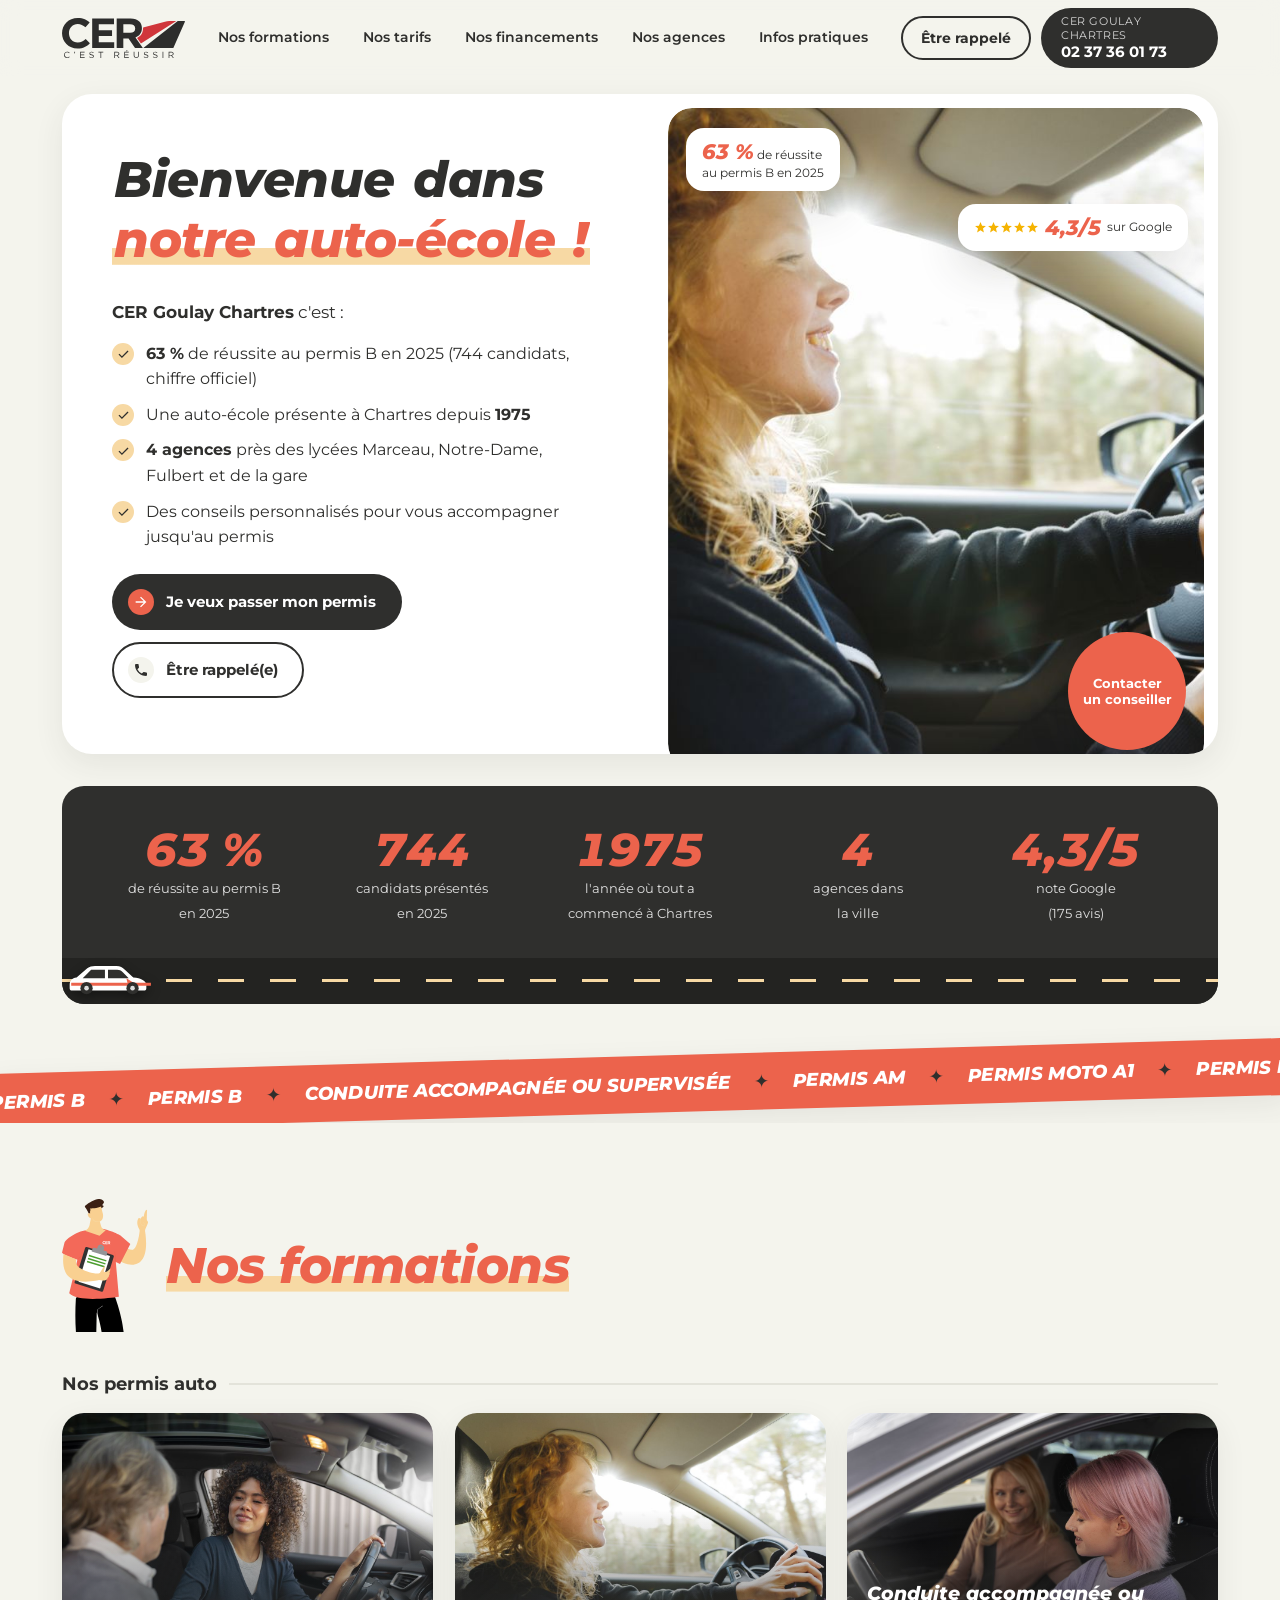
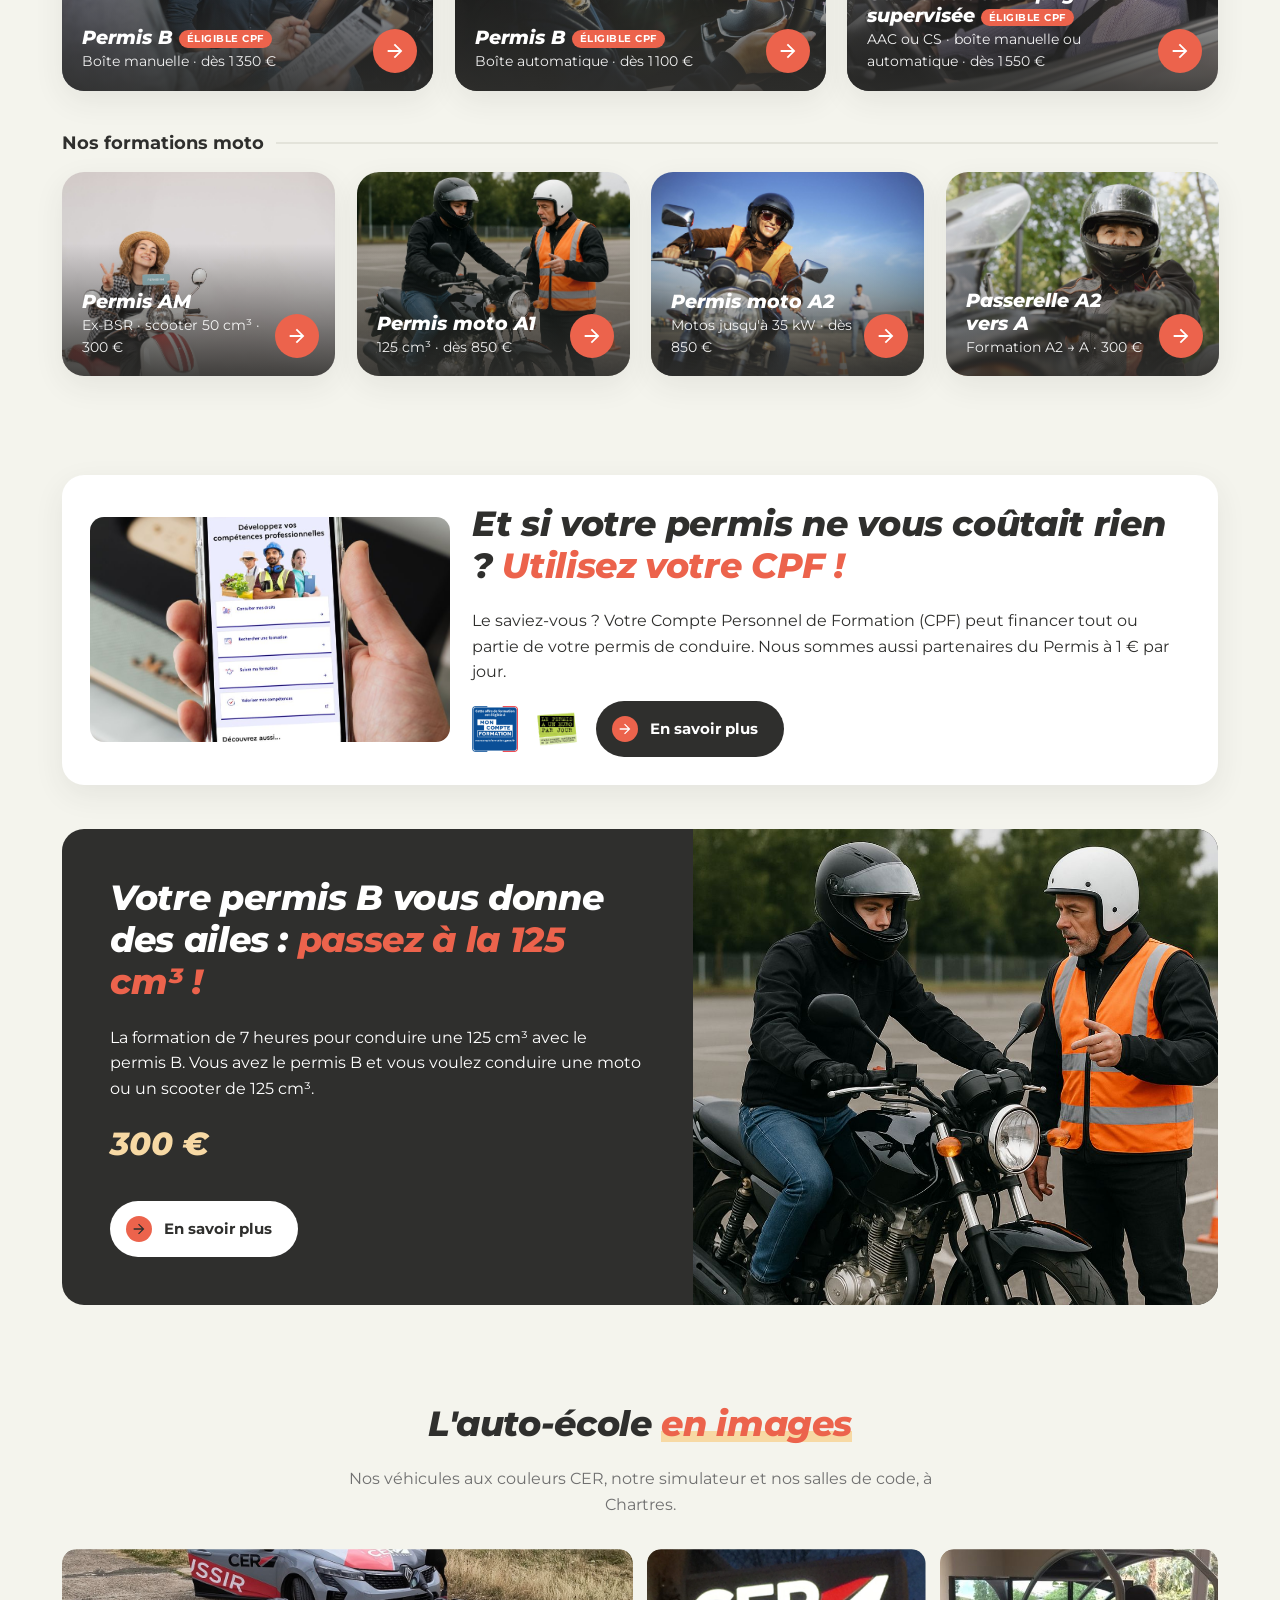
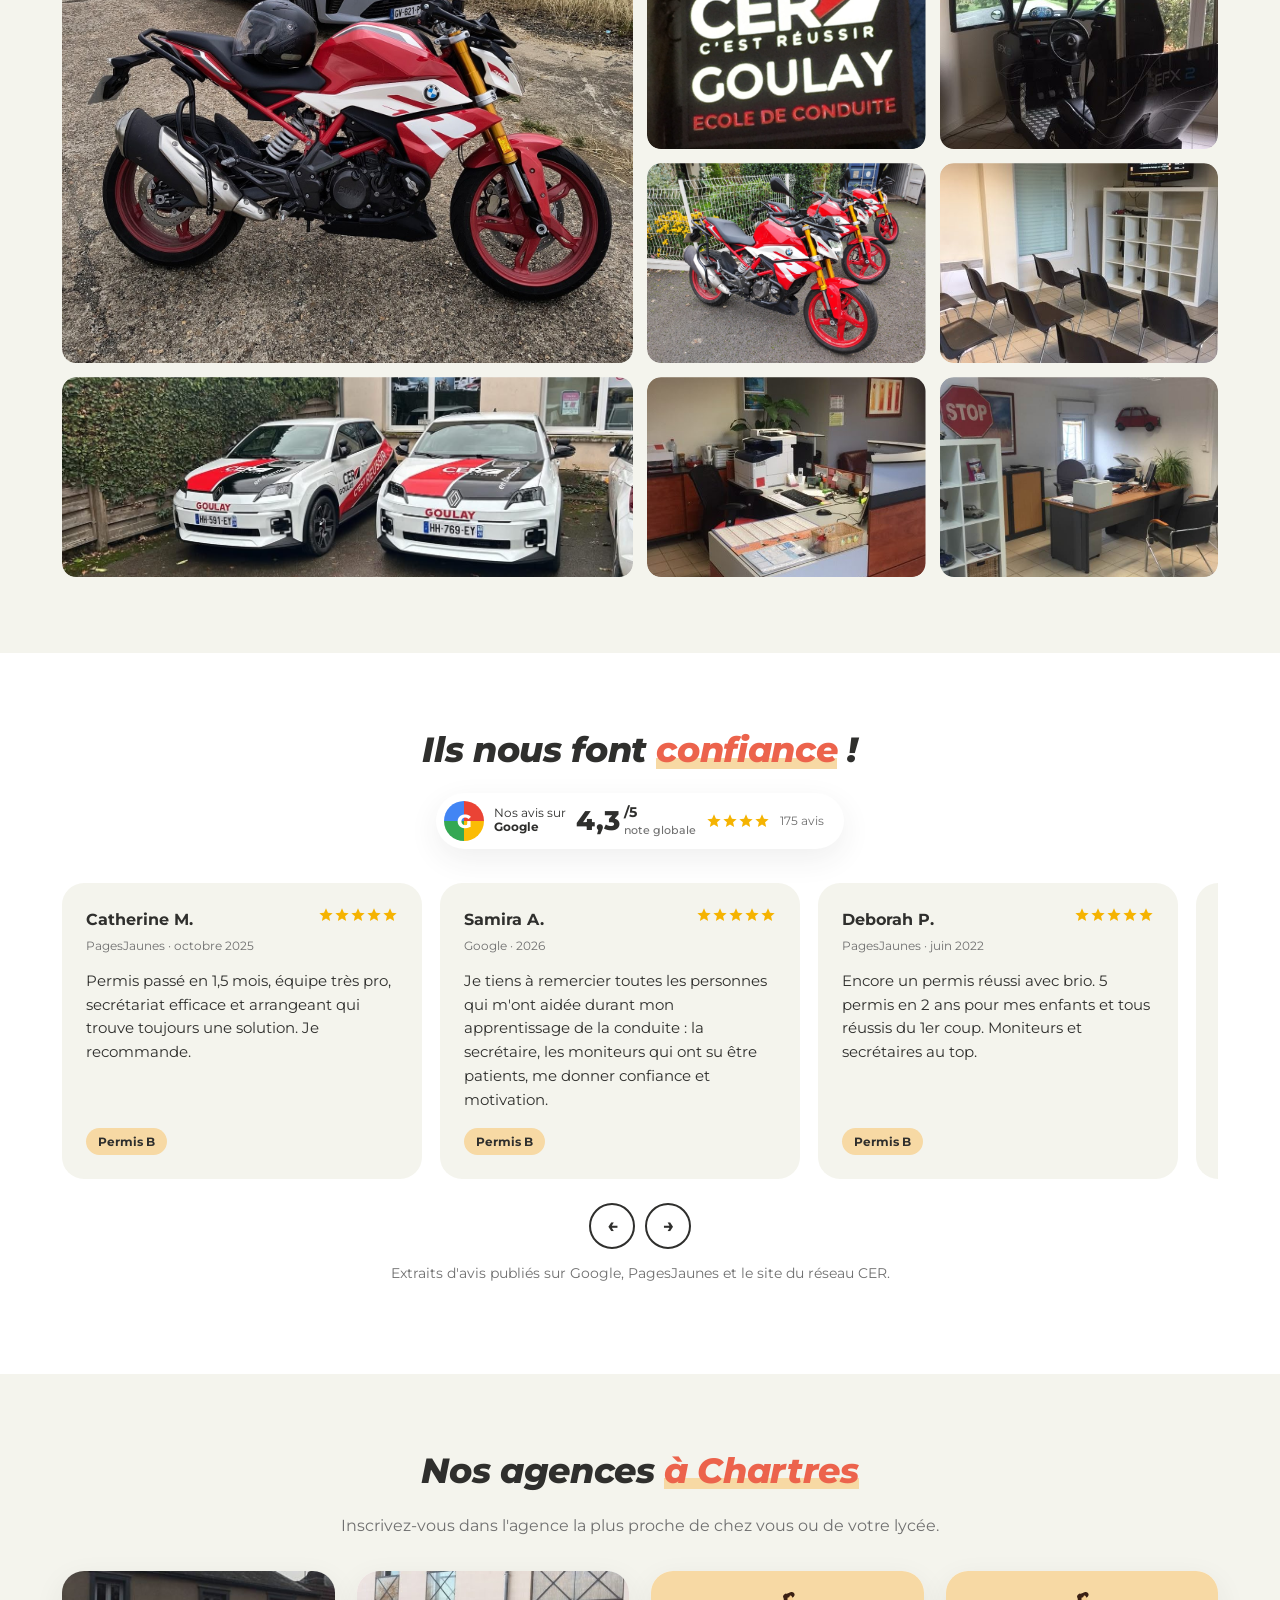
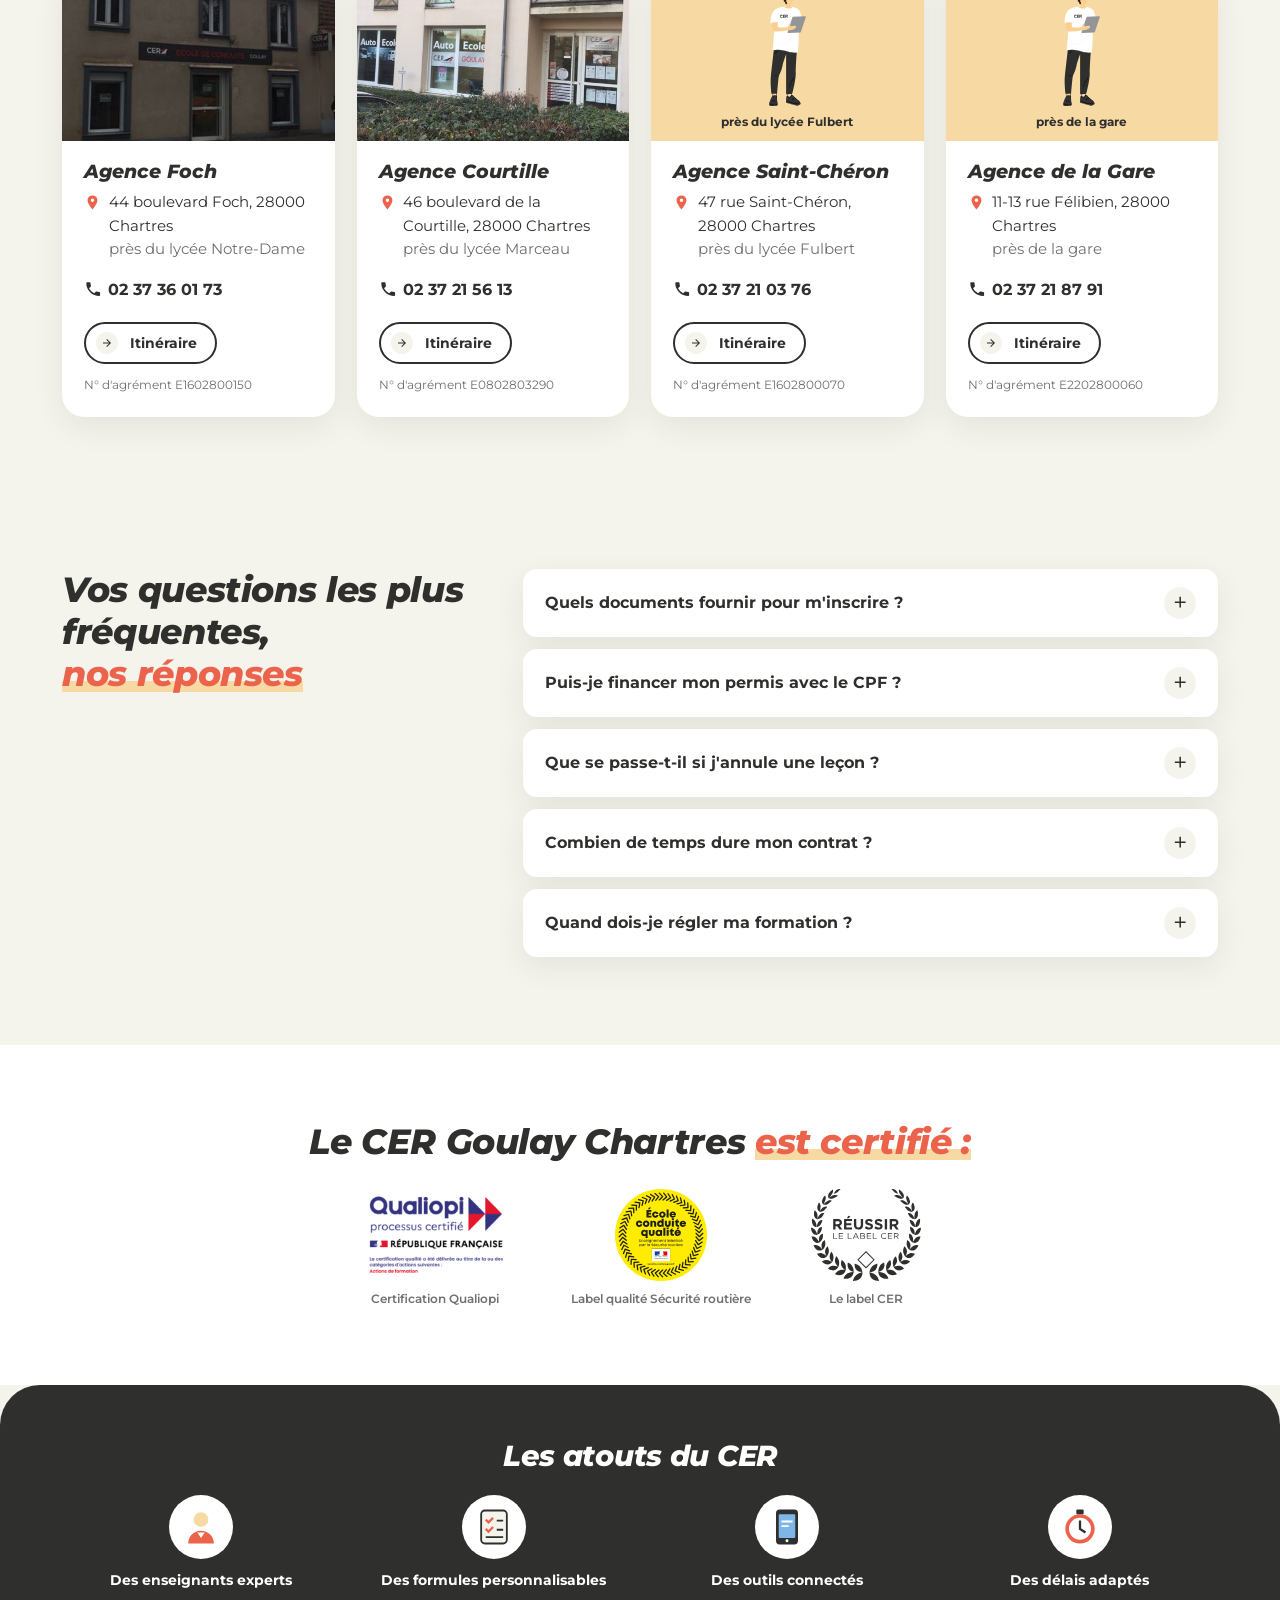
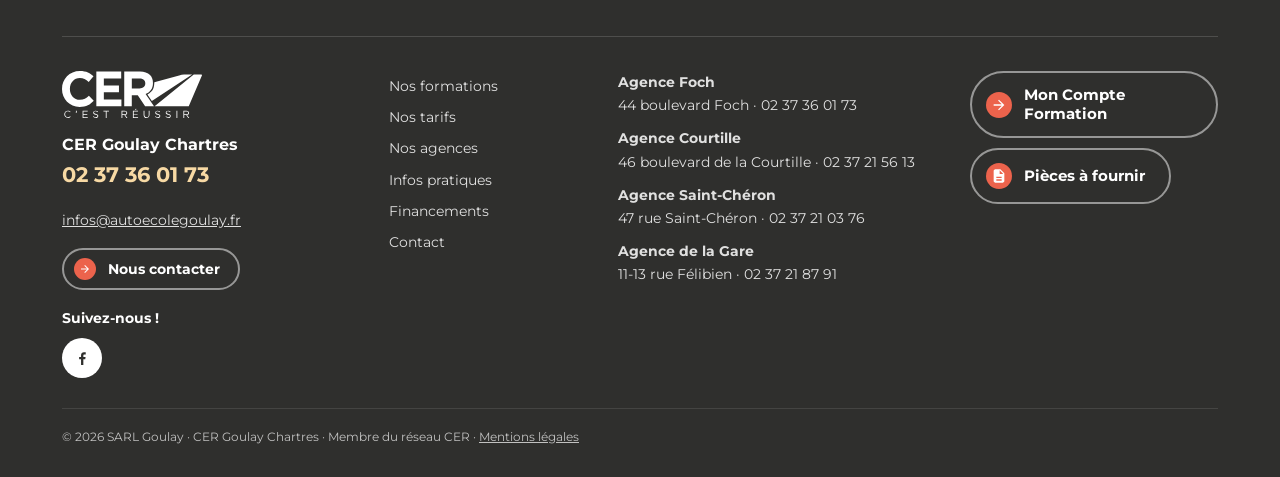
<file: index.html>
<!doctype html>
<html lang="fr">
<head>
<meta charset="utf-8">
<meta name="robots" content="noindex, nofollow">
<meta name="viewport" content="width=device-width, initial-scale=1">
<title>Auto-école CER Goulay à Chartres – Permis B, conduite accompagnée, moto</title>
<meta name="description" content="CER Goulay, auto-moto-école du réseau CER à Chartres depuis 1975 : permis B en boîte manuelle ou automatique, conduite accompagnée, permis AM et moto. 4 agences.">
<link rel="canonical" href="https://www.autoecolegoulay.fr/">
<meta property="og:title" content="Auto-école CER Goulay à Chartres – Permis B, conduite accompagnée, moto">
<meta property="og:description" content="CER Goulay, auto-moto-école du réseau CER à Chartres depuis 1975 : permis B en boîte manuelle ou automatique, conduite accompagnée, permis AM et moto. 4 agences.">
<meta property="og:type" content="website">
<meta property="og:locale" content="fr_FR">
<meta name="theme-color" content="#2f2f2d">
<link rel="icon" href="assets/favicon.svg" type="image/svg+xml">
<link rel="preconnect" href="https://fonts.googleapis.com">
<link rel="preconnect" href="https://fonts.gstatic.com" crossorigin>
<link rel="stylesheet" href="https://fonts.googleapis.com/css2?family=Montserrat:ital,wght@0,400;0,500;0,600;0,700;0,800;1,700;1,800&display=swap">
<link rel="stylesheet" href="assets/style.css">
<script type="application/ld+json">{"@context":"https://schema.org","@type":"DrivingSchool","name":"CER Goulay","url":"https://www.autoecolegoulay.fr","telephone":"02 37 36 01 73","email":"infos@autoecolegoulay.fr","areaServed":"Chartres","location":[{"@type":"DrivingSchool","name":"CER Goulay – Agence Foch","address":{"@type":"PostalAddress","streetAddress":"44 boulevard Foch","postalCode":"28000","addressLocality":"Chartres","addressCountry":"FR"},"telephone":"02 37 36 01 73"},{"@type":"DrivingSchool","name":"CER Goulay – Agence Courtille","address":{"@type":"PostalAddress","streetAddress":"46 boulevard de la Courtille","postalCode":"28000","addressLocality":"Chartres","addressCountry":"FR"},"telephone":"02 37 21 56 13"},{"@type":"DrivingSchool","name":"CER Goulay – Agence Saint-Chéron","address":{"@type":"PostalAddress","streetAddress":"47 rue Saint-Chéron","postalCode":"28000","addressLocality":"Chartres","addressCountry":"FR"},"telephone":"02 37 21 03 76"},{"@type":"DrivingSchool","name":"CER Goulay – Agence de la Gare","address":{"@type":"PostalAddress","streetAddress":"11-13 rue Félibien","postalCode":"28000","addressLocality":"Chartres","addressCountry":"FR"},"telephone":"02 37 21 87 91"}]}</script>
</head>
<body>
<a class="skip" href="#contenu">Aller au contenu</a>
<script>document.documentElement.className+=" js"</script>
<div class="progression" aria-hidden="true"></div>
<header class="site-header">
  <div class="wrap header-inner">
    <a class="logo" href="index.html" aria-label="CER Goulay – accueil"><img src="assets/img/cer/logo-cer.svg" alt="CER C'est réussir" width="150" height="38"></a>
    <nav class="main-nav" id="menu" aria-label="Menu principal"><ul><li><a href="formations.html">Nos formations</a></li><li><a href="tarifs.html">Nos tarifs</a></li><li><a href="tarifs.html#financement">Nos financements</a></li><li><a href="agences.html">Nos agences</a></li><li><a href="infos-pratiques.html">Infos pratiques</a></li><li class="nav-contact"><a href="contact.html">Contact</a></li></ul></nav>
    <div class="header-cta">
      <button class="btn-pill-line hide-md" type="button" data-ouvre="tiroir-rappel">Être rappelé</button>
      <a class="agence-pill" href="tel:+33237360173"><span>CER Goulay Chartres</span><strong>02 37 36 01 73</strong></a>
      <button class="menu-toggle" aria-expanded="false" aria-controls="menu"><span></span><span></span><span></span><span class="sr">Menu</span></button>
    </div>
  </div>
</header>
<main id="contenu">

<section class="hero-wrap"><div class="wrap">
  <div class="hero-panneau">
    <div class="hero-texte">
      <h1 class="t-cer t-xl titre-anime"><span class="mot"><span style="--i:0">Bienvenue</span></span> <span class="mot"><span style="--i:1">dans</span></span><br><em><span class="mot"><span style="--i:2">notre</span></span> <span class="mot"><span style="--i:3">auto-école</span></span> <span class="mot"><span style="--i:4">!</span></span></em></h1>
      <p class="hero-sous apparait" style="--d:350ms"><strong>CER Goulay Chartres</strong> c'est :</p>
      <ul class="puces apparait" style="--d:500ms">
        <li><strong>63 %</strong> de réussite au permis B en 2025 (744 candidats, chiffre officiel)</li>
        <li>Une auto-école présente à Chartres depuis <strong>1975</strong></li>
        <li><strong>4 agences</strong> près des lycées Marceau, Notre-Dame, Fulbert et de la gare</li>
        <li>Des conseils personnalisés pour vous accompagner jusqu'au permis</li>
      </ul>
      <div class="hero-actions apparait" style="--d:700ms"><a class="btn btn-dark" href="formations.html" ><svg viewBox="0 0 24 24" aria-hidden="true"><path d="M4 11h12.2l-5.6-5.6L12 4l8 8-8 8-1.4-1.4 5.6-5.6H4z"/></svg><span>Je veux passer mon permis</span></a><button class="btn btn-line" type="button" data-ouvre="tiroir-rappel"><svg viewBox="0 0 24 24" aria-hidden="true"><path d="M6.6 10.8a15.1 15.1 0 0 0 6.6 6.6l2.2-2.2c.3-.3.7-.4 1-.2 1.1.4 2.3.6 3.6.6.6 0 1 .4 1 1V20c0 .6-.4 1-1 1A17 17 0 0 1 3 4c0-.6.4-1 1-1h3.5c.6 0 1 .4 1 1 0 1.3.2 2.5.6 3.6.1.3 0 .7-.2 1l-2.3 2.2z"/></svg><span>Être rappelé(e)</span></button></div>
    </div>
    <div class="hero-photo devoile" style="--d:250ms">
      <img src="assets/img/reseau/conductrice.jpg" alt="Une élève souriante au volant" fetchpriority="high" data-parallaxe-img>
      <span class="bulle bulle-1"><strong>63 %</strong> de réussite<br>au permis B en 2025</span>
      <span class="bulle bulle-2"><span class="etoiles" aria-label="5 sur 5"><svg viewBox="0 0 24 24" aria-hidden="true"><path d="m12 17.3 6.2 3.7-1.6-7 5.4-4.7-7.1-.6L12 2 9.1 8.7 2 9.3l5.4 4.7-1.6 7z"/></svg><svg viewBox="0 0 24 24" aria-hidden="true"><path d="m12 17.3 6.2 3.7-1.6-7 5.4-4.7-7.1-.6L12 2 9.1 8.7 2 9.3l5.4 4.7-1.6 7z"/></svg><svg viewBox="0 0 24 24" aria-hidden="true"><path d="m12 17.3 6.2 3.7-1.6-7 5.4-4.7-7.1-.6L12 2 9.1 8.7 2 9.3l5.4 4.7-1.6 7z"/></svg><svg viewBox="0 0 24 24" aria-hidden="true"><path d="m12 17.3 6.2 3.7-1.6-7 5.4-4.7-7.1-.6L12 2 9.1 8.7 2 9.3l5.4 4.7-1.6 7z"/></svg><svg viewBox="0 0 24 24" aria-hidden="true"><path d="m12 17.3 6.2 3.7-1.6-7 5.4-4.7-7.1-.6L12 2 9.1 8.7 2 9.3l5.4 4.7-1.6 7z"/></svg></span><strong>4,3/5</strong> sur Google</span>
      <button class="photo-cta" type="button" data-ouvre="tiroir-rappel">Contacter<br>un conseiller</button>
    </div>
  </div>
</div></section>

<section class="section-tight"><div class="wrap">
  <div class="chiffres revele">
    <div class="chiffre"><strong data-compte="63" data-suffixe=" %">63 %</strong><span>de réussite au permis B<br>en 2025</span></div>
    <div class="chiffre"><strong data-compte="744">744</strong><span>candidats présentés<br>en 2025</span></div>
    <div class="chiffre"><strong data-compte="1975">1975</strong><span>l'année où tout a<br>commencé à Chartres</span></div>
    <div class="chiffre"><strong data-compte="4">4</strong><span>agences dans<br>la ville</span></div>
    <div class="chiffre"><strong data-compte="4.3" data-decimales="1" data-suffixe="/5">4,3/5</strong><span>note Google<br>(175 avis)</span></div>
    <div class="route" aria-hidden="true"><div class="route-ligne"></div><svg class="voiture" viewBox="0 0 120 48" aria-hidden="true"><path d="M10 34c0-6 3-9 9-10l14-12c3-2 6-3 10-3h28c5 0 8 2 11 5l11 10c10 1 17 4 17 10v4c0 2-1 3-3 3H13c-2 0-3-1-3-3z" fill="#fff"/><path d="M38 14h18v11H27zM60 14h12c3 0 5 1 7 3l8 8H60z" fill="#2f2f2d"/><path d="M12 31h104v4H12z" fill="#ec634c"/><path d="M84 25l14 9h-12z" fill="#ec634c"/><circle cx="32" cy="38" r="8" fill="#2f2f2d"/><circle cx="32" cy="38" r="3" fill="#ddd"/><circle cx="92" cy="38" r="8" fill="#2f2f2d"/><circle cx="92" cy="38" r="3" fill="#ddd"/></svg></div>
  </div>
</div></section>

<div class="ruban-zone" aria-hidden="true"><div class="ruban"><div class="ruban-piste"><span>Permis B <i>✦</i> Permis B <i>✦</i> Conduite accompagnée ou supervisée <i>✦</i> Permis AM <i>✦</i> Permis moto A1 <i>✦</i> Permis moto A2 <i>✦</i> Formation 125 cm³ <i>✦</i> Passerelle A2 vers A <i>✦</i> Code de la route <i>✦</i> </span><span>Permis B <i>✦</i> Permis B <i>✦</i> Conduite accompagnée ou supervisée <i>✦</i> Permis AM <i>✦</i> Permis moto A1 <i>✦</i> Permis moto A2 <i>✦</i> Formation 125 cm³ <i>✦</i> Passerelle A2 vers A <i>✦</i> Code de la route <i>✦</i> </span></div></div></div>

<section class="section"><div class="wrap">
  <div class="titre-perso"><img src="assets/img/cer/personnage-cer-1.svg" alt="" loading="lazy"><h2 class="t-cer t-xl"><em>Nos formations</em></h2></div>
  <h3 class="sous-titre">Nos permis auto</h3>
  <div class="grille-3"><div class="revele"><a class="tuile-photo" href="formations/permis-b.html">
  <img src="assets/img/reseau/permis-b.jpg" alt="" loading="lazy">
  <span class="tuile-voile"></span>
  <span class="tuile-txt"><strong>Permis B <span class="badge-corail">Éligible CPF</span></strong><span>Boîte manuelle · dès 1 350 €</span></span>
  <span class="tuile-fleche"><svg viewBox="0 0 24 24" aria-hidden="true"><path d="M4 11h12.2l-5.6-5.6L12 4l8 8-8 8-1.4-1.4 5.6-5.6H4z"/></svg></span>
</a></div><div class="revele"><a class="tuile-photo" href="formations/permis-b-boite-automatique.html">
  <img src="assets/img/reseau/conductrice.jpg" alt="" loading="lazy">
  <span class="tuile-voile"></span>
  <span class="tuile-txt"><strong>Permis B <span class="badge-corail">Éligible CPF</span></strong><span>Boîte automatique · dès 1 100 €</span></span>
  <span class="tuile-fleche"><svg viewBox="0 0 24 24" aria-hidden="true"><path d="M4 11h12.2l-5.6-5.6L12 4l8 8-8 8-1.4-1.4 5.6-5.6H4z"/></svg></span>
</a></div><div class="revele"><a class="tuile-photo" href="formations/conduite-accompagnee-supervisee.html">
  <img src="assets/img/reseau/aac.jpg" alt="" loading="lazy">
  <span class="tuile-voile"></span>
  <span class="tuile-txt"><strong>Conduite accompagnée ou supervisée <span class="badge-corail">Éligible CPF</span></strong><span>AAC ou CS · boîte manuelle ou automatique · dès 1 550 €</span></span>
  <span class="tuile-fleche"><svg viewBox="0 0 24 24" aria-hidden="true"><path d="M4 11h12.2l-5.6-5.6L12 4l8 8-8 8-1.4-1.4 5.6-5.6H4z"/></svg></span>
</a></div></div>
  <h3 class="sous-titre">Nos formations moto</h3>
  <div class="grille-4"><div class="revele"><a class="tuile-photo" href="formations/permis-am.html">
  <img src="assets/img/reseau/am.jpg" alt="" loading="lazy">
  <span class="tuile-voile"></span>
  <span class="tuile-txt"><strong>Permis AM</strong><span>Ex-BSR · scooter 50 cm³ · 300 €</span></span>
  <span class="tuile-fleche"><svg viewBox="0 0 24 24" aria-hidden="true"><path d="M4 11h12.2l-5.6-5.6L12 4l8 8-8 8-1.4-1.4 5.6-5.6H4z"/></svg></span>
</a></div><div class="revele"><a class="tuile-photo" href="formations/permis-moto-a1.html">
  <img src="assets/img/reseau/plateau-moto.jpg" alt="" loading="lazy">
  <span class="tuile-voile"></span>
  <span class="tuile-txt"><strong>Permis moto A1</strong><span>125 cm³ · dès 850 €</span></span>
  <span class="tuile-fleche"><svg viewBox="0 0 24 24" aria-hidden="true"><path d="M4 11h12.2l-5.6-5.6L12 4l8 8-8 8-1.4-1.4 5.6-5.6H4z"/></svg></span>
</a></div><div class="revele"><a class="tuile-photo" href="formations/permis-moto-a2.html">
  <img src="assets/img/reseau/a2.jpg" alt="" loading="lazy">
  <span class="tuile-voile"></span>
  <span class="tuile-txt"><strong>Permis moto A2</strong><span>Motos jusqu'à 35 kW · dès 850 €</span></span>
  <span class="tuile-fleche"><svg viewBox="0 0 24 24" aria-hidden="true"><path d="M4 11h12.2l-5.6-5.6L12 4l8 8-8 8-1.4-1.4 5.6-5.6H4z"/></svg></span>
</a></div><div class="revele"><a class="tuile-photo" href="formations/passerelle-a2-a.html">
  <img src="assets/img/reseau/passerelle.jpg" alt="" loading="lazy">
  <span class="tuile-voile"></span>
  <span class="tuile-txt"><strong>Passerelle A2 vers A</strong><span>Formation A2 → A · 300 €</span></span>
  <span class="tuile-fleche"><svg viewBox="0 0 24 24" aria-hidden="true"><path d="M4 11h12.2l-5.6-5.6L12 4l8 8-8 8-1.4-1.4 5.6-5.6H4z"/></svg></span>
</a></div></div>
</div></section>

<section class="section-tight"><div class="wrap">
  <div class="carte banniere-cpf revele">
    <img class="cpf-img" src="assets/img/reseau/cpf-mobile.jpg" alt="Application Mon Compte Formation sur téléphone" loading="lazy">
    <div>
      <h2 class="t-cer">Et si votre permis ne vous coûtait rien ? <em>Utilisez votre CPF !</em></h2>
      <p>Le saviez-vous ? Votre Compte Personnel de Formation (CPF) peut financer tout ou partie de votre permis de conduire. Nous sommes aussi partenaires du Permis à 1 € par jour.</p>
      <div class="cpf-pied"><img src="assets/img/reseau/mon-compte-formation.png" alt="Mon Compte Formation" loading="lazy"><img src="assets/img/reseau/permis-1-euro.png" alt="Permis à un euro par jour" loading="lazy"><a class="btn btn-dark" href="tarifs.html#financement" ><svg viewBox="0 0 24 24" aria-hidden="true"><path d="M4 11h12.2l-5.6-5.6L12 4l8 8-8 8-1.4-1.4 5.6-5.6H4z"/></svg><span>En savoir plus</span></a></div>
    </div>
  </div>
</div></section>

<section class="section-tight"><div class="wrap">
  <div class="banniere-sombre revele">
    <div>
      <h2 class="t-cer t-clair">Votre permis B vous donne des ailes : <em>passez à la 125 cm³ !</em></h2>
      <p>La formation de 7 heures pour conduire une 125 cm³ avec le permis B. Vous avez le permis B et vous voulez conduire une moto ou un scooter de 125 cm³.</p>
      <p class="prix-clair">300 €</p>
      <a class="btn btn-dark" href="formations/formation-125.html" data-clair><svg viewBox="0 0 24 24" aria-hidden="true"><path d="M4 11h12.2l-5.6-5.6L12 4l8 8-8 8-1.4-1.4 5.6-5.6H4z"/></svg><span>En savoir plus</span></a>
    </div>
    <img src="assets/img/reseau/plateau-moto.jpg" alt="Leçon de moto sur plateau avec un moniteur" loading="lazy">
  </div>
</div></section>

<section class="section galerie-section"><div class="wrap">
  <h2 class="t-cer center">L'auto-école <em>en images</em></h2>
  <p class="center lead-c">Nos véhicules aux couleurs CER, notre simulateur et nos salles de code, à Chartres.</p>
  <div class="galerie"><figure class="g-large"><img src="assets/img/photos/voiture-moto.jpg" alt="Voiture et moto-école CER Goulay" loading="lazy"><figcaption>Voiture et moto-école CER Goulay</figcaption></figure><figure class=""><img src="assets/img/photos/enseigne.jpg" alt="Enseigne lumineuse CER Goulay École de conduite" loading="lazy"><figcaption>Enseigne lumineuse CER Goulay École de conduite</figcaption></figure><figure class=""><img src="assets/img/photos/simulateur.jpg" alt="Simulateur de conduite de l'agence" loading="lazy"><figcaption>Simulateur de conduite de l'agence</figcaption></figure><figure class=""><img src="assets/img/photos/motos.jpg" alt="Motos BMW de la moto-école" loading="lazy"><figcaption>Motos BMW de la moto-école</figcaption></figure><figure class=""><img src="assets/img/photos/salle-code.jpg" alt="Salle de code" loading="lazy"><figcaption>Salle de code</figcaption></figure><figure class="g-wide"><img src="assets/img/photos/voitures-goulay.jpg" alt="Les Renault 5 aux couleurs Goulay" loading="lazy"><figcaption>Les Renault 5 aux couleurs Goulay</figcaption></figure><figure class=""><img src="assets/img/photos/accueil.jpg" alt="Accueil de l'agence Courtille" loading="lazy"><figcaption>Accueil de l'agence Courtille</figcaption></figure><figure class=""><img src="assets/img/photos/bureau.jpg" alt="Bureau d'inscription" loading="lazy"><figcaption>Bureau d'inscription</figcaption></figure></div>
</div></section>

<section class="section avis-section"><div class="wrap">
  <h2 class="t-cer center">Ils nous font <em>confiance</em> !</h2>
  <div class="note-badge"><span class="note-logo">G</span><span class="note-src">Nos avis sur<br><strong>Google</strong></span><strong class="note-val">4,3</strong><span class="note-sur">/5<br><small>note globale</small></span><span class="etoiles" aria-label="4 sur 5"><svg viewBox="0 0 24 24" aria-hidden="true"><path d="m12 17.3 6.2 3.7-1.6-7 5.4-4.7-7.1-.6L12 2 9.1 8.7 2 9.3l5.4 4.7-1.6 7z"/></svg><svg viewBox="0 0 24 24" aria-hidden="true"><path d="m12 17.3 6.2 3.7-1.6-7 5.4-4.7-7.1-.6L12 2 9.1 8.7 2 9.3l5.4 4.7-1.6 7z"/></svg><svg viewBox="0 0 24 24" aria-hidden="true"><path d="m12 17.3 6.2 3.7-1.6-7 5.4-4.7-7.1-.6L12 2 9.1 8.7 2 9.3l5.4 4.7-1.6 7z"/></svg><svg viewBox="0 0 24 24" aria-hidden="true"><path d="m12 17.3 6.2 3.7-1.6-7 5.4-4.7-7.1-.6L12 2 9.1 8.7 2 9.3l5.4 4.7-1.6 7z"/></svg></span><span class="note-nb">175 avis</span></div>
  <div class="avis-rail" tabindex="0" aria-label="Avis d'élèves"><article class="avis-card">
  <header><div><strong>Catherine M.</strong><small>PagesJaunes · octobre 2025</small></div><span class="etoiles" aria-label="5 sur 5"><svg viewBox="0 0 24 24" aria-hidden="true"><path d="m12 17.3 6.2 3.7-1.6-7 5.4-4.7-7.1-.6L12 2 9.1 8.7 2 9.3l5.4 4.7-1.6 7z"/></svg><svg viewBox="0 0 24 24" aria-hidden="true"><path d="m12 17.3 6.2 3.7-1.6-7 5.4-4.7-7.1-.6L12 2 9.1 8.7 2 9.3l5.4 4.7-1.6 7z"/></svg><svg viewBox="0 0 24 24" aria-hidden="true"><path d="m12 17.3 6.2 3.7-1.6-7 5.4-4.7-7.1-.6L12 2 9.1 8.7 2 9.3l5.4 4.7-1.6 7z"/></svg><svg viewBox="0 0 24 24" aria-hidden="true"><path d="m12 17.3 6.2 3.7-1.6-7 5.4-4.7-7.1-.6L12 2 9.1 8.7 2 9.3l5.4 4.7-1.6 7z"/></svg><svg viewBox="0 0 24 24" aria-hidden="true"><path d="m12 17.3 6.2 3.7-1.6-7 5.4-4.7-7.1-.6L12 2 9.1 8.7 2 9.3l5.4 4.7-1.6 7z"/></svg></span></header>
  <p>Permis passé en 1,5 mois, équipe très pro, secrétariat efficace et arrangeant qui trouve toujours une solution. Je recommande.</p>
  <span class="avis-tag">Permis B</span>
</article><article class="avis-card">
  <header><div><strong>Samira A.</strong><small>Google · 2026</small></div><span class="etoiles" aria-label="5 sur 5"><svg viewBox="0 0 24 24" aria-hidden="true"><path d="m12 17.3 6.2 3.7-1.6-7 5.4-4.7-7.1-.6L12 2 9.1 8.7 2 9.3l5.4 4.7-1.6 7z"/></svg><svg viewBox="0 0 24 24" aria-hidden="true"><path d="m12 17.3 6.2 3.7-1.6-7 5.4-4.7-7.1-.6L12 2 9.1 8.7 2 9.3l5.4 4.7-1.6 7z"/></svg><svg viewBox="0 0 24 24" aria-hidden="true"><path d="m12 17.3 6.2 3.7-1.6-7 5.4-4.7-7.1-.6L12 2 9.1 8.7 2 9.3l5.4 4.7-1.6 7z"/></svg><svg viewBox="0 0 24 24" aria-hidden="true"><path d="m12 17.3 6.2 3.7-1.6-7 5.4-4.7-7.1-.6L12 2 9.1 8.7 2 9.3l5.4 4.7-1.6 7z"/></svg><svg viewBox="0 0 24 24" aria-hidden="true"><path d="m12 17.3 6.2 3.7-1.6-7 5.4-4.7-7.1-.6L12 2 9.1 8.7 2 9.3l5.4 4.7-1.6 7z"/></svg></span></header>
  <p>Je tiens à remercier toutes les personnes qui m'ont aidée durant mon apprentissage de la conduite : la secrétaire, les moniteurs qui ont su être patients, me donner confiance et motivation.</p>
  <span class="avis-tag">Permis B</span>
</article><article class="avis-card">
  <header><div><strong>Deborah P.</strong><small>PagesJaunes · juin 2022</small></div><span class="etoiles" aria-label="5 sur 5"><svg viewBox="0 0 24 24" aria-hidden="true"><path d="m12 17.3 6.2 3.7-1.6-7 5.4-4.7-7.1-.6L12 2 9.1 8.7 2 9.3l5.4 4.7-1.6 7z"/></svg><svg viewBox="0 0 24 24" aria-hidden="true"><path d="m12 17.3 6.2 3.7-1.6-7 5.4-4.7-7.1-.6L12 2 9.1 8.7 2 9.3l5.4 4.7-1.6 7z"/></svg><svg viewBox="0 0 24 24" aria-hidden="true"><path d="m12 17.3 6.2 3.7-1.6-7 5.4-4.7-7.1-.6L12 2 9.1 8.7 2 9.3l5.4 4.7-1.6 7z"/></svg><svg viewBox="0 0 24 24" aria-hidden="true"><path d="m12 17.3 6.2 3.7-1.6-7 5.4-4.7-7.1-.6L12 2 9.1 8.7 2 9.3l5.4 4.7-1.6 7z"/></svg><svg viewBox="0 0 24 24" aria-hidden="true"><path d="m12 17.3 6.2 3.7-1.6-7 5.4-4.7-7.1-.6L12 2 9.1 8.7 2 9.3l5.4 4.7-1.6 7z"/></svg></span></header>
  <p>Encore un permis réussi avec brio. 5 permis en 2 ans pour mes enfants et tous réussis du 1er coup. Moniteurs et secrétaires au top.</p>
  <span class="avis-tag">Permis B</span>
</article><article class="avis-card">
  <header><div><strong>Théo M.</strong><small>CER · février 2020</small></div><span class="etoiles" aria-label="5 sur 5"><svg viewBox="0 0 24 24" aria-hidden="true"><path d="m12 17.3 6.2 3.7-1.6-7 5.4-4.7-7.1-.6L12 2 9.1 8.7 2 9.3l5.4 4.7-1.6 7z"/></svg><svg viewBox="0 0 24 24" aria-hidden="true"><path d="m12 17.3 6.2 3.7-1.6-7 5.4-4.7-7.1-.6L12 2 9.1 8.7 2 9.3l5.4 4.7-1.6 7z"/></svg><svg viewBox="0 0 24 24" aria-hidden="true"><path d="m12 17.3 6.2 3.7-1.6-7 5.4-4.7-7.1-.6L12 2 9.1 8.7 2 9.3l5.4 4.7-1.6 7z"/></svg><svg viewBox="0 0 24 24" aria-hidden="true"><path d="m12 17.3 6.2 3.7-1.6-7 5.4-4.7-7.1-.6L12 2 9.1 8.7 2 9.3l5.4 4.7-1.6 7z"/></svg><svg viewBox="0 0 24 24" aria-hidden="true"><path d="m12 17.3 6.2 3.7-1.6-7 5.4-4.7-7.1-.6L12 2 9.1 8.7 2 9.3l5.4 4.7-1.6 7z"/></svg></span></header>
  <p>Très bonne auto-école, j'ai obtenu mon permis du premier coup en conduite accompagnée. Proche du lycée, horaires des cours correspondant aux sorties du lycée.</p>
  <span class="avis-tag">Conduite accompagnée</span>
</article><article class="avis-card">
  <header><div><strong>Gwendal C.</strong><small>Google · 2019</small></div><span class="etoiles" aria-label="5 sur 5"><svg viewBox="0 0 24 24" aria-hidden="true"><path d="m12 17.3 6.2 3.7-1.6-7 5.4-4.7-7.1-.6L12 2 9.1 8.7 2 9.3l5.4 4.7-1.6 7z"/></svg><svg viewBox="0 0 24 24" aria-hidden="true"><path d="m12 17.3 6.2 3.7-1.6-7 5.4-4.7-7.1-.6L12 2 9.1 8.7 2 9.3l5.4 4.7-1.6 7z"/></svg><svg viewBox="0 0 24 24" aria-hidden="true"><path d="m12 17.3 6.2 3.7-1.6-7 5.4-4.7-7.1-.6L12 2 9.1 8.7 2 9.3l5.4 4.7-1.6 7z"/></svg><svg viewBox="0 0 24 24" aria-hidden="true"><path d="m12 17.3 6.2 3.7-1.6-7 5.4-4.7-7.1-.6L12 2 9.1 8.7 2 9.3l5.4 4.7-1.6 7z"/></svg><svg viewBox="0 0 24 24" aria-hidden="true"><path d="m12 17.3 6.2 3.7-1.6-7 5.4-4.7-7.1-.6L12 2 9.1 8.7 2 9.3l5.4 4.7-1.6 7z"/></svg></span></header>
  <p>Les moniteurs sont à l'écoute de leurs élèves, ils sont sérieux et très gentils. J'ai eu mon permis du premier coup et plus rapidement que je ne l'espérais.</p>
  <span class="avis-tag">Permis B</span>
</article></div>
  <div class="rail-nav"><button type="button" class="rail-btn" data-rail="-1" aria-label="Avis précédents">←</button><button type="button" class="rail-btn" data-rail="1" aria-label="Avis suivants">→</button></div>
  <p class="center muted small">Extraits d'avis publiés sur Google, PagesJaunes et le site du réseau CER.</p>
</div></section>

<section class="section"><div class="wrap">
  <h2 class="t-cer center">Nos agences <em>à Chartres</em></h2>
  <p class="center lead-c">Inscrivez-vous dans l'agence la plus proche de chez vous ou de votre lycée.</p>
  <div class="grille-4"><div class="revele"><article class="carte agence-card" id="foch">
    <div class="agence-photo"><img src="assets/img/photos/agence-foch.jpg" alt="Façade de l'agence foch" loading="lazy"></div>
    <div class="agence-corps">
      <h3>Agence Foch</h3>
      <p class="agence-addr"><svg viewBox="0 0 24 24" aria-hidden="true"><path d="M12 2a7 7 0 0 0-7 7c0 5.2 7 13 7 13s7-7.8 7-13a7 7 0 0 0-7-7zm0 9.5A2.5 2.5 0 1 1 12 6.5a2.5 2.5 0 0 1 0 5z"/></svg><span>44 boulevard Foch, 28000 Chartres<br><span class="muted">près du lycée Notre-Dame</span></span></p>
      <p><a class="lien-fort" href="tel:+33237360173"><svg viewBox="0 0 24 24" aria-hidden="true"><path d="M6.6 10.8a15.1 15.1 0 0 0 6.6 6.6l2.2-2.2c.3-.3.7-.4 1-.2 1.1.4 2.3.6 3.6.6.6 0 1 .4 1 1V20c0 .6-.4 1-1 1A17 17 0 0 1 3 4c0-.6.4-1 1-1h3.5c.6 0 1 .4 1 1 0 1.3.2 2.5.6 3.6.1.3 0 .7-.2 1l-2.3 2.2z"/></svg> 02 37 36 01 73</a></p>
      
      <a class="btn btn-line btn-sm" href="https://www.google.com/maps/search/?api=1&query=CER%20Goulay%2044%20boulevard%20Foch%2C%2028000%20Chartres" rel="noopener" target="_blank"><svg viewBox="0 0 24 24" aria-hidden="true"><path d="M4 11h12.2l-5.6-5.6L12 4l8 8-8 8-1.4-1.4 5.6-5.6H4z"/></svg><span>Itinéraire</span></a>
      
      <p class="agrement">N° d'agrément E1602800150</p>
    </div>
  </article></div><div class="revele"><article class="carte agence-card" id="courtille">
    <div class="agence-photo"><img src="assets/img/photos/agence-courtille.jpg" alt="Façade de l'agence courtille" loading="lazy"></div>
    <div class="agence-corps">
      <h3>Agence Courtille</h3>
      <p class="agence-addr"><svg viewBox="0 0 24 24" aria-hidden="true"><path d="M12 2a7 7 0 0 0-7 7c0 5.2 7 13 7 13s7-7.8 7-13a7 7 0 0 0-7-7zm0 9.5A2.5 2.5 0 1 1 12 6.5a2.5 2.5 0 0 1 0 5z"/></svg><span>46 boulevard de la Courtille, 28000 Chartres<br><span class="muted">près du lycée Marceau</span></span></p>
      <p><a class="lien-fort" href="tel:+33237215613"><svg viewBox="0 0 24 24" aria-hidden="true"><path d="M6.6 10.8a15.1 15.1 0 0 0 6.6 6.6l2.2-2.2c.3-.3.7-.4 1-.2 1.1.4 2.3.6 3.6.6.6 0 1 .4 1 1V20c0 .6-.4 1-1 1A17 17 0 0 1 3 4c0-.6.4-1 1-1h3.5c.6 0 1 .4 1 1 0 1.3.2 2.5.6 3.6.1.3 0 .7-.2 1l-2.3 2.2z"/></svg> 02 37 21 56 13</a></p>
      
      <a class="btn btn-line btn-sm" href="https://www.google.com/maps/search/?api=1&query=CER%20Goulay%2046%20boulevard%20de%20la%20Courtille%2C%2028000%20Chartres" rel="noopener" target="_blank"><svg viewBox="0 0 24 24" aria-hidden="true"><path d="M4 11h12.2l-5.6-5.6L12 4l8 8-8 8-1.4-1.4 5.6-5.6H4z"/></svg><span>Itinéraire</span></a>
      
      <p class="agrement">N° d'agrément E0802803290</p>
    </div>
  </article></div><div class="revele"><article class="carte agence-card" id="saint-cheron">
    <div class="agence-photo agence-photo-vide" aria-hidden="true"><img src="assets/img/cer/personnage-cer-4.svg" alt=""><span>près du lycée Fulbert</span></div>
    <div class="agence-corps">
      <h3>Agence Saint-Chéron</h3>
      <p class="agence-addr"><svg viewBox="0 0 24 24" aria-hidden="true"><path d="M12 2a7 7 0 0 0-7 7c0 5.2 7 13 7 13s7-7.8 7-13a7 7 0 0 0-7-7zm0 9.5A2.5 2.5 0 1 1 12 6.5a2.5 2.5 0 0 1 0 5z"/></svg><span>47 rue Saint-Chéron, 28000 Chartres<br><span class="muted">près du lycée Fulbert</span></span></p>
      <p><a class="lien-fort" href="tel:+33237210376"><svg viewBox="0 0 24 24" aria-hidden="true"><path d="M6.6 10.8a15.1 15.1 0 0 0 6.6 6.6l2.2-2.2c.3-.3.7-.4 1-.2 1.1.4 2.3.6 3.6.6.6 0 1 .4 1 1V20c0 .6-.4 1-1 1A17 17 0 0 1 3 4c0-.6.4-1 1-1h3.5c.6 0 1 .4 1 1 0 1.3.2 2.5.6 3.6.1.3 0 .7-.2 1l-2.3 2.2z"/></svg> 02 37 21 03 76</a></p>
      
      <a class="btn btn-line btn-sm" href="https://www.google.com/maps/search/?api=1&query=CER%20Goulay%2047%20rue%20Saint-Ch%C3%A9ron%2C%2028000%20Chartres" rel="noopener" target="_blank"><svg viewBox="0 0 24 24" aria-hidden="true"><path d="M4 11h12.2l-5.6-5.6L12 4l8 8-8 8-1.4-1.4 5.6-5.6H4z"/></svg><span>Itinéraire</span></a>
      
      <p class="agrement">N° d'agrément E1602800070</p>
    </div>
  </article></div><div class="revele"><article class="carte agence-card" id="gare">
    <div class="agence-photo agence-photo-vide" aria-hidden="true"><img src="assets/img/cer/personnage-cer-4.svg" alt=""><span>près de la gare</span></div>
    <div class="agence-corps">
      <h3>Agence de la Gare</h3>
      <p class="agence-addr"><svg viewBox="0 0 24 24" aria-hidden="true"><path d="M12 2a7 7 0 0 0-7 7c0 5.2 7 13 7 13s7-7.8 7-13a7 7 0 0 0-7-7zm0 9.5A2.5 2.5 0 1 1 12 6.5a2.5 2.5 0 0 1 0 5z"/></svg><span>11-13 rue Félibien, 28000 Chartres<br><span class="muted">près de la gare</span></span></p>
      <p><a class="lien-fort" href="tel:+33237218791"><svg viewBox="0 0 24 24" aria-hidden="true"><path d="M6.6 10.8a15.1 15.1 0 0 0 6.6 6.6l2.2-2.2c.3-.3.7-.4 1-.2 1.1.4 2.3.6 3.6.6.6 0 1 .4 1 1V20c0 .6-.4 1-1 1A17 17 0 0 1 3 4c0-.6.4-1 1-1h3.5c.6 0 1 .4 1 1 0 1.3.2 2.5.6 3.6.1.3 0 .7-.2 1l-2.3 2.2z"/></svg> 02 37 21 87 91</a></p>
      
      <a class="btn btn-line btn-sm" href="https://www.google.com/maps/search/?api=1&query=CER%20Goulay%2011-13%20rue%20F%C3%A9libien%2C%2028000%20Chartres" rel="noopener" target="_blank"><svg viewBox="0 0 24 24" aria-hidden="true"><path d="M4 11h12.2l-5.6-5.6L12 4l8 8-8 8-1.4-1.4 5.6-5.6H4z"/></svg><span>Itinéraire</span></a>
      
      <p class="agrement">N° d'agrément E2202800060</p>
    </div>
  </article></div></div>
</div></section>

<section class="section faq-section"><div class="wrap faq-grid">
  <h2 class="t-cer">Vos questions les plus fréquentes,<br><em>nos réponses</em></h2>
  <div class="faq"><details><summary>Quels documents fournir pour m'inscrire ?<span class="faq-plus"><svg viewBox="0 0 24 24" aria-hidden="true"><path d="M11 5h2v6h6v2h-6v6h-2v-6H5v-2h6z"/></svg></span></summary><div class="faq-r"><p>Copie recto verso de la carte d'identité du candidat, et du permis si une catégorie est déjà obtenue, Pour les mineurs : copie recto verso de la carte d'identité du représentant légal, Attestation d'hébergement manuscrite, signée par l'hébergeant et le candidat… <button class="lien" type="button" data-ouvre="tiroir-docs">Voir la liste complète</button></p></div></details><details><summary>Puis-je financer mon permis avec le CPF ?<span class="faq-plus"><svg viewBox="0 0 24 24" aria-hidden="true"><path d="M11 5h2v6h6v2h-6v6h-2v-6H5v-2h6z"/></svg></span></summary><div class="faq-r"><p>Oui : nos formations au permis B sont éligibles au CPF. Nous sommes aussi partenaires du Permis à 1 € par jour et acceptons les financements France Travail.</p></div></details><details><summary>Que se passe-t-il si j'annule une leçon ?<span class="faq-plus"><svg viewBox="0 0 24 24" aria-hidden="true"><path d="M11 5h2v6h6v2h-6v6h-2v-6H5v-2h6z"/></svg></span></summary><div class="faq-r"><p>Toute leçon de conduite non décommandée 48 h à l'avance au secrétariat est due.</p></div></details><details><summary>Combien de temps dure mon contrat ?<span class="faq-plus"><svg viewBox="0 0 24 24" aria-hidden="true"><path d="M11 5h2v6h6v2h-6v6h-2v-6H5v-2h6z"/></svg></span></summary><div class="faq-r"><p>Le contrat est valable un an. Au-delà, un avenant est nécessaire.</p></div></details><details><summary>Quand dois-je régler ma formation ?<span class="faq-plus"><svg viewBox="0 0 24 24" aria-hidden="true"><path d="M11 5h2v6h6v2h-6v6h-2v-6H5v-2h6z"/></svg></span></summary><div class="faq-r"><p>Le compte doit être soldé 8 jours avant l'examen. Le paiement peut être étalé : demandez-nous les modalités.</p></div></details></div>
</div></section>
<section class="section certifs-section"><div class="wrap">
  <h2 class="t-cer center">Le CER Goulay Chartres <em>est certifié :</em></h2>
  <div class="certifs">
    <figure class="revele"><img src="assets/img/cer/logo-qualiopi.svg" alt="Qualiopi, processus certifié" loading="lazy"><figcaption>Certification Qualiopi</figcaption></figure>
    <figure class="revele"><img src="assets/img/cer/logo-ecole-conduite-qualite.svg" alt="École conduite qualité" loading="lazy"><figcaption>Label qualité Sécurité routière</figcaption></figure>
    <figure class="revele"><img src="assets/img/cer/label-reussir.svg" alt="Réussir, le label CER" loading="lazy"><figcaption>Le label CER</figcaption></figure>
  </div>
</div></section>
</main>
<footer class="site-footer">
  <div class="wrap">
    <h2 class="atouts-titre t-cer">Les atouts du CER</h2>
    <ul class="atouts">
      <li><svg viewBox="0 0 48 48" aria-hidden="true"><circle cx="24" cy="16" r="8" fill="#f7d9a4"/><path d="M10 42c0-8 6-14 14-14s14 6 14 14z" fill="#ec634c"/><path d="M20 30h8l-4 6z" fill="#fff"/></svg><span>Des enseignants experts</span></li>
      <li><svg viewBox="0 0 48 48" aria-hidden="true"><rect x="10" y="6" width="28" height="36" rx="4" fill="#f4f4ed" stroke="#2f2f2d" stroke-width="2"/><path d="m15 16 3 3 5-5M15 26l3 3 5-5" stroke="#ec634c" stroke-width="2.5" fill="none"/><path d="M27 17h7M27 27h7M15 35h19" stroke="#2f2f2d" stroke-width="2"/></svg><span>Des formules personnalisables</span></li>
      <li><svg viewBox="0 0 48 48" aria-hidden="true"><rect x="12" y="5" width="24" height="38" rx="4" fill="#2f2f2d"/><rect x="15" y="10" width="18" height="26" rx="1" fill="#7fb6e8"/><circle cx="24" cy="39" r="1.6" fill="#fff"/><path d="M18 18h12M18 23h8" stroke="#fff" stroke-width="2"/></svg><span>Des outils connectés</span></li>
      <li><svg viewBox="0 0 48 48" aria-hidden="true"><circle cx="24" cy="26" r="16" fill="#ec634c"/><circle cx="24" cy="26" r="12" fill="#fff"/><path d="M24 17v9l6 4" stroke="#2f2f2d" stroke-width="2.5" fill="none"/><rect x="20" y="5" width="8" height="5" rx="1" fill="#2f2f2d"/></svg><span>Des délais adaptés</span></li>
    </ul>
    <div class="footer-grid">
      <div>
        <img class="footer-logo" src="assets/img/cer/logo-cer.svg" alt="CER C'est réussir" width="150" height="38">
        <p class="footer-agence">CER Goulay Chartres<br><a href="tel:+33237360173">02 37 36 01 73</a></p>
        <p><a class="footer-mail" href="mailto:infos@autoecolegoulay.fr">infos@autoecolegoulay.fr</a></p>
        <a class="btn btn-line-light btn-sm" href="contact.html"><svg viewBox="0 0 24 24" aria-hidden="true"><path d="M4 11h12.2l-5.6-5.6L12 4l8 8-8 8-1.4-1.4 5.6-5.6H4z"/></svg><span>Nous contacter</span></a>
        <p class="suivez">Suivez-nous !</p><div class="socials"><a href="https://www.facebook.com/CERgoulay" rel="noopener" aria-label="Facebook"><svg viewBox="0 0 24 24" aria-hidden="true"><path d="M13.5 21v-7.5H16l.4-3h-2.9V8.6c0-.9.3-1.5 1.5-1.5h1.6V4.4c-.3 0-1.2-.1-2.3-.1-2.3 0-3.8 1.4-3.8 3.9v2.3H8v3h2.5V21h3z"/></svg></a></div>
      </div>
      <ul class="footer-links">
        <li><a href="formations.html">Nos formations</a></li>
        <li><a href="tarifs.html">Nos tarifs</a></li>
        <li><a href="agences.html">Nos agences</a></li>
        <li><a href="infos-pratiques.html">Infos pratiques</a></li>
        <li><a href="tarifs.html#financement">Financements</a></li>
        <li><a href="contact.html">Contact</a></li>
      </ul>
      <ul class="footer-agences"><li><strong>Agence Foch</strong><br>44 boulevard Foch · <a href="tel:+33237360173">02 37 36 01 73</a></li><li><strong>Agence Courtille</strong><br>46 boulevard de la Courtille · <a href="tel:+33237215613">02 37 21 56 13</a></li><li><strong>Agence Saint-Chéron</strong><br>47 rue Saint-Chéron · <a href="tel:+33237210376">02 37 21 03 76</a></li><li><strong>Agence de la Gare</strong><br>11-13 rue Félibien · <a href="tel:+33237218791">02 37 21 87 91</a></li></ul>
      <div class="footer-cta">
        <a class="btn btn-line-light" href="https://www.moncompteformation.gouv.fr" rel="noopener" target="_blank"><svg viewBox="0 0 24 24" aria-hidden="true"><path d="M4 11h12.2l-5.6-5.6L12 4l8 8-8 8-1.4-1.4 5.6-5.6H4z"/></svg><span>Mon Compte Formation</span></a>
        <button class="btn btn-line-light" type="button" data-ouvre="tiroir-docs"><svg viewBox="0 0 24 24" aria-hidden="true"><path d="M14 2H6a2 2 0 0 0-2 2v16c0 1.1.9 2 2 2h12a2 2 0 0 0 2-2V8l-6-6zm-1 7V3.5L18.5 9H13zM8 13h8v2H8v-2zm0 4h8v2H8v-2z"/></svg><span>Pièces à fournir</span></button>
      </div>
    </div>
    <p class="footer-bottom">© 2026 SARL Goulay · CER Goulay Chartres · Membre du réseau CER · <a href="mentions-legales.html">Mentions légales</a></p>
  </div>
</footer>
<div class="mobile-bar" role="navigation" aria-label="Actions rapides">
  <a class="bar-btn" href="tel:+33237360173"><svg viewBox="0 0 24 24" aria-hidden="true"><path d="M6.6 10.8a15.1 15.1 0 0 0 6.6 6.6l2.2-2.2c.3-.3.7-.4 1-.2 1.1.4 2.3.6 3.6.6.6 0 1 .4 1 1V20c0 .6-.4 1-1 1A17 17 0 0 1 3 4c0-.6.4-1 1-1h3.5c.6 0 1 .4 1 1 0 1.3.2 2.5.6 3.6.1.3 0 .7-.2 1l-2.3 2.2z"/></svg><span>Appeler</span></a>
  
  <button class="bar-btn bar-primary" type="button" data-ouvre="tiroir-rappel"><svg viewBox="0 0 24 24" aria-hidden="true"><path d="M4 11h12.2l-5.6-5.6L12 4l8 8-8 8-1.4-1.4 5.6-5.6H4z"/></svg><span>Être rappelé</span></button>
</div>

<div class="tiroir" id="tiroir-rappel" role="dialog" aria-modal="true" aria-labelledby="tr-titre" hidden>
  <div class="tiroir-fond" data-ferme></div>
  <div class="tiroir-panneau">
    <button class="tiroir-x" type="button" data-ferme aria-label="Fermer"><svg viewBox="0 0 24 24" aria-hidden="true"><path d="M18.3 5.7 16.9 4.3 12 9.2 7.1 4.3 5.7 5.7l4.9 4.9-4.9 4.9 1.4 1.4 4.9-4.9 4.9 4.9 1.4-1.4-4.9-4.9z"/></svg></button>
    <div class="tiroir-tete"><img src="assets/img/cer/conseiller-2.svg" alt="" width="91" height="78"><div><h2 id="tr-titre" class="t-cer">Vous souhaitez être rappelé(e) ?</h2><p>Pour que nous puissions vous rappeler, indiquez-nous vos disponibilités et vos coordonnées.</p></div></div>
    <form class="js-form form-rappel" action="" method="POST" data-email="infos@autoecolegoulay.fr" data-sujet="Demande de rappel" novalidate>
      <input type="hidden" name="demande" value="Être rappelé">
      <p class="obl">* Champs obligatoires</p>
      <div class="etape"><span class="num">01</span><div class="creneaux"><fieldset><legend>Lundi</legend><label class="puce"><input type="checkbox" name="creneaux" value="Lundi matin"><span>matin</span></label><label class="puce"><input type="checkbox" name="creneaux" value="Lundi après-midi"><span>après-midi</span></label></fieldset><fieldset><legend>Mardi</legend><label class="puce"><input type="checkbox" name="creneaux" value="Mardi matin"><span>matin</span></label><label class="puce"><input type="checkbox" name="creneaux" value="Mardi après-midi"><span>après-midi</span></label></fieldset><fieldset><legend>Mercredi</legend><label class="puce"><input type="checkbox" name="creneaux" value="Mercredi matin"><span>matin</span></label><label class="puce"><input type="checkbox" name="creneaux" value="Mercredi après-midi"><span>après-midi</span></label></fieldset><fieldset><legend>Jeudi</legend><label class="puce"><input type="checkbox" name="creneaux" value="Jeudi matin"><span>matin</span></label><label class="puce"><input type="checkbox" name="creneaux" value="Jeudi après-midi"><span>après-midi</span></label></fieldset><fieldset><legend>Vendredi</legend><label class="puce"><input type="checkbox" name="creneaux" value="Vendredi matin"><span>matin</span></label><label class="puce"><input type="checkbox" name="creneaux" value="Vendredi après-midi"><span>après-midi</span></label></fieldset><fieldset><legend>Samedi</legend><label class="puce"><input type="checkbox" name="creneaux" value="Samedi matin"><span>matin</span></label><label class="puce"><input type="checkbox" name="creneaux" value="Samedi après-midi"><span>après-midi</span></label></fieldset></div></div>
      <div class="etape"><span class="num">02</span><div><p class="etape-titre">Pour quelle formation ? *</p><div class="tuiles">
        <label class="tuile"><input type="radio" name="formation" value="Auto" required><img src="assets/img/cer/permis-b.svg" alt=""><span>Auto</span></label>
        <label class="tuile"><input type="radio" name="formation" value="Moto"><img src="assets/img/cer/permis-a1.svg" alt=""><span>Moto</span></label>
        <label class="tuile"><input type="radio" name="formation" value="Remorque"><img src="assets/img/cer/permis-be.svg" alt=""><span>Remorque</span></label>
        <label class="tuile"><input type="radio" name="formation" value="Autres"><span class="tuile-autre">?</span><span>Autres</span></label>
      </div></div></div>
      <div class="etape"><span class="num">03</span><div class="champs">
        <input name="nom" placeholder="Votre nom*" autocomplete="family-name" required>
        <input name="prenom" placeholder="Votre prénom*" autocomplete="given-name">
        <input name="telephone" type="tel" placeholder="Votre téléphone*" autocomplete="tel" required>
        <input name="email" type="email" placeholder="Votre email" autocomplete="email">
      </div></div>
      <label class="consent"><input type="checkbox" name="consentement" required> En envoyant ce formulaire, j'accepte que mes informations soient utilisées pour être recontacté(e).</label>
      <div class="tiroir-pied"><p class="form-status" role="status" aria-live="polite"></p><button class="btn btn-dark btn-lg" type="submit"><svg viewBox="0 0 24 24" aria-hidden="true"><path d="M4 11h12.2l-5.6-5.6L12 4l8 8-8 8-1.4-1.4 5.6-5.6H4z"/></svg><span>Envoyez</span></button></div>
    </form>
  </div>
</div>
<div class="tiroir" id="tiroir-docs" role="dialog" aria-modal="true" aria-labelledby="td-titre" hidden>
  <div class="tiroir-fond" data-ferme></div>
  <div class="tiroir-panneau">
    <button class="tiroir-x" type="button" data-ferme aria-label="Fermer"><svg viewBox="0 0 24 24" aria-hidden="true"><path d="M18.3 5.7 16.9 4.3 12 9.2 7.1 4.3 5.7 5.7l4.9 4.9-4.9 4.9 1.4 1.4 4.9-4.9 4.9 4.9 1.4-1.4-4.9-4.9z"/></svg></button>
    <h2 id="td-titre" class="t-cer">Les pièces à fournir pour constituer votre dossier d'inscription</h2>
    <div class="doc-bloc"><img src="assets/img/cer/permis-b.svg" alt=""><h3>Tous les permis</h3></div>
    <ul class="puces"><li>Copie recto verso de la carte d'identité du candidat, et du permis si une catégorie est déjà obtenue</li><li>Pour les mineurs : copie recto verso de la carte d'identité du représentant légal</li><li>Attestation d'hébergement manuscrite, signée par l'hébergeant et le candidat</li><li>Copie de l'ASSR 2 (obligatoire pour l'édition du permis)</li><li>Copie de l'attestation de recensement ou de la JAPD</li><li>Un justificatif de domicile de moins de 3 mois</li><li>4 photos d'identité ANTS (photos numériques avec signature certifiée)</li><li>5 timbres d'affranchissement postal</li></ul>
    <p class="muted">Un doute sur un document ? Appelez-nous au <a href="tel:+33237360173">02 37 36 01 73</a>.</p>
  </div>
</div>
<script src="assets/main.js" defer></script>
</body>
</html>
</file>
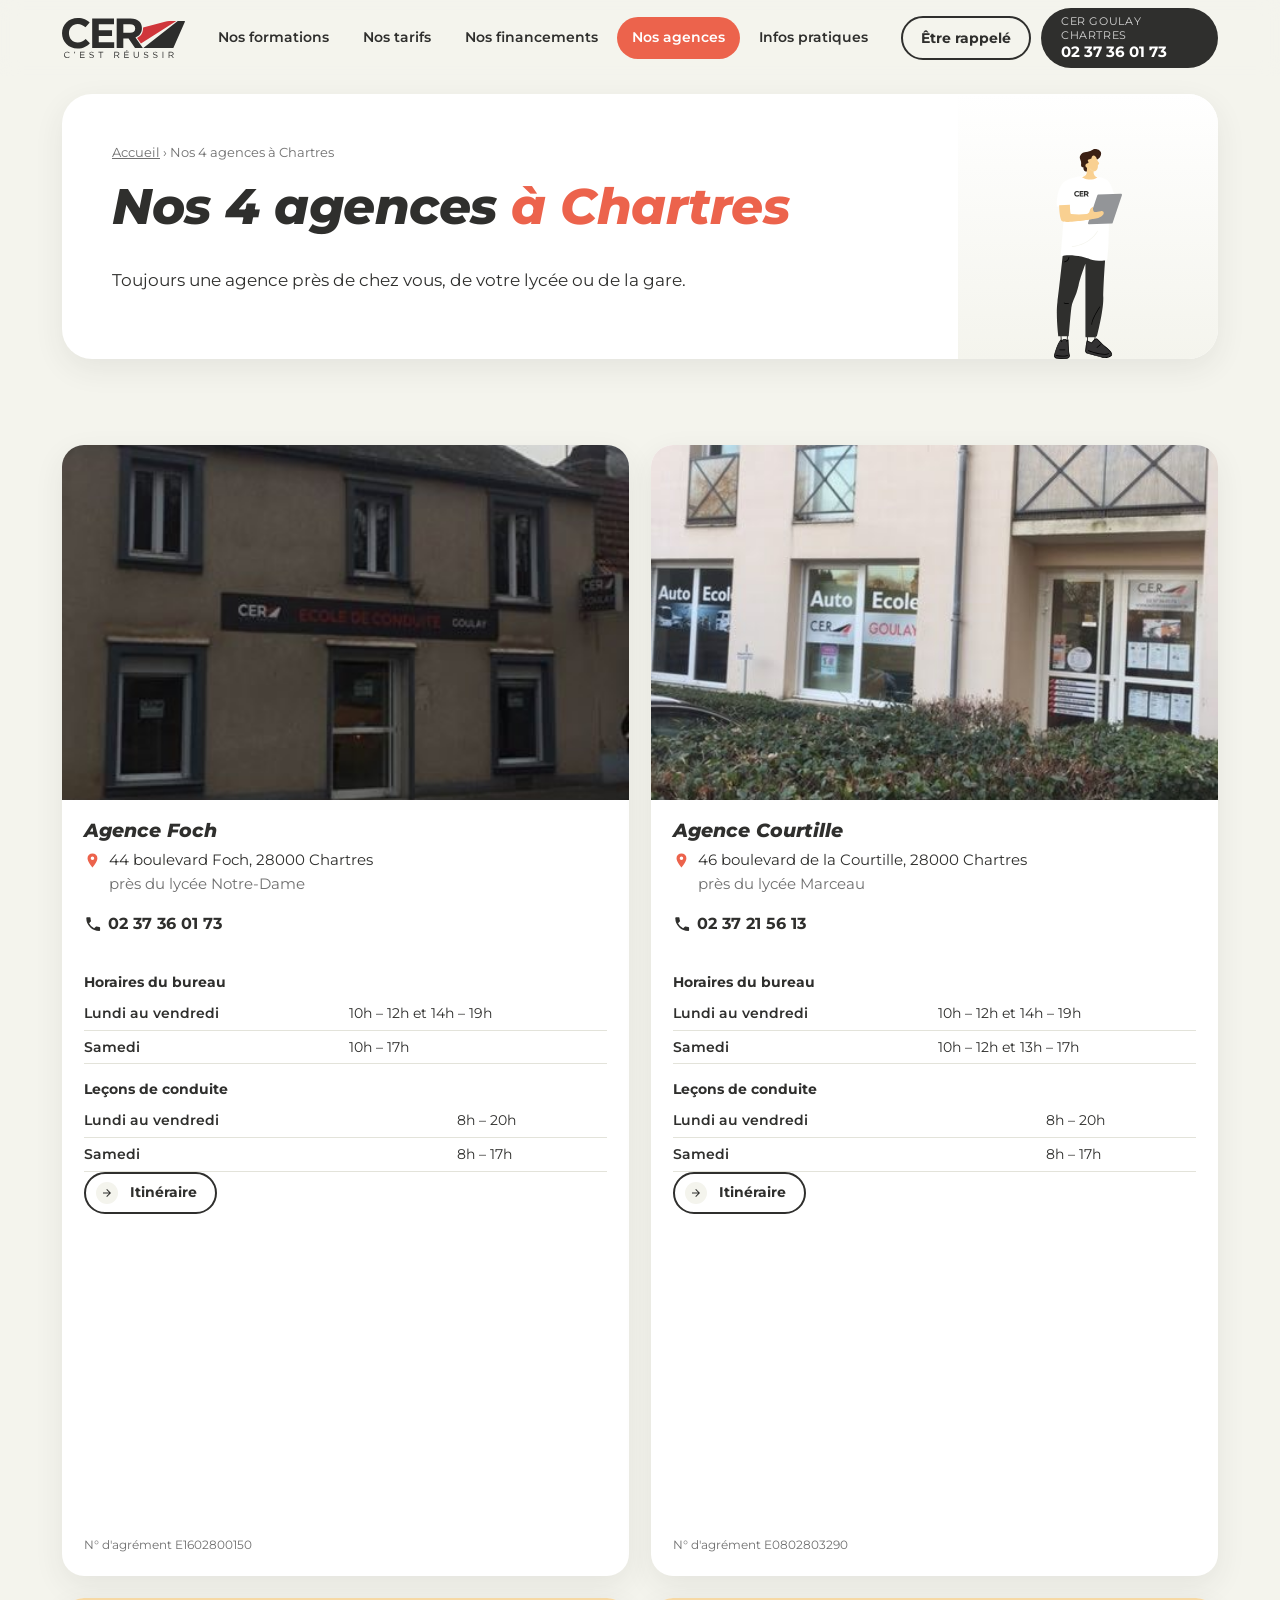
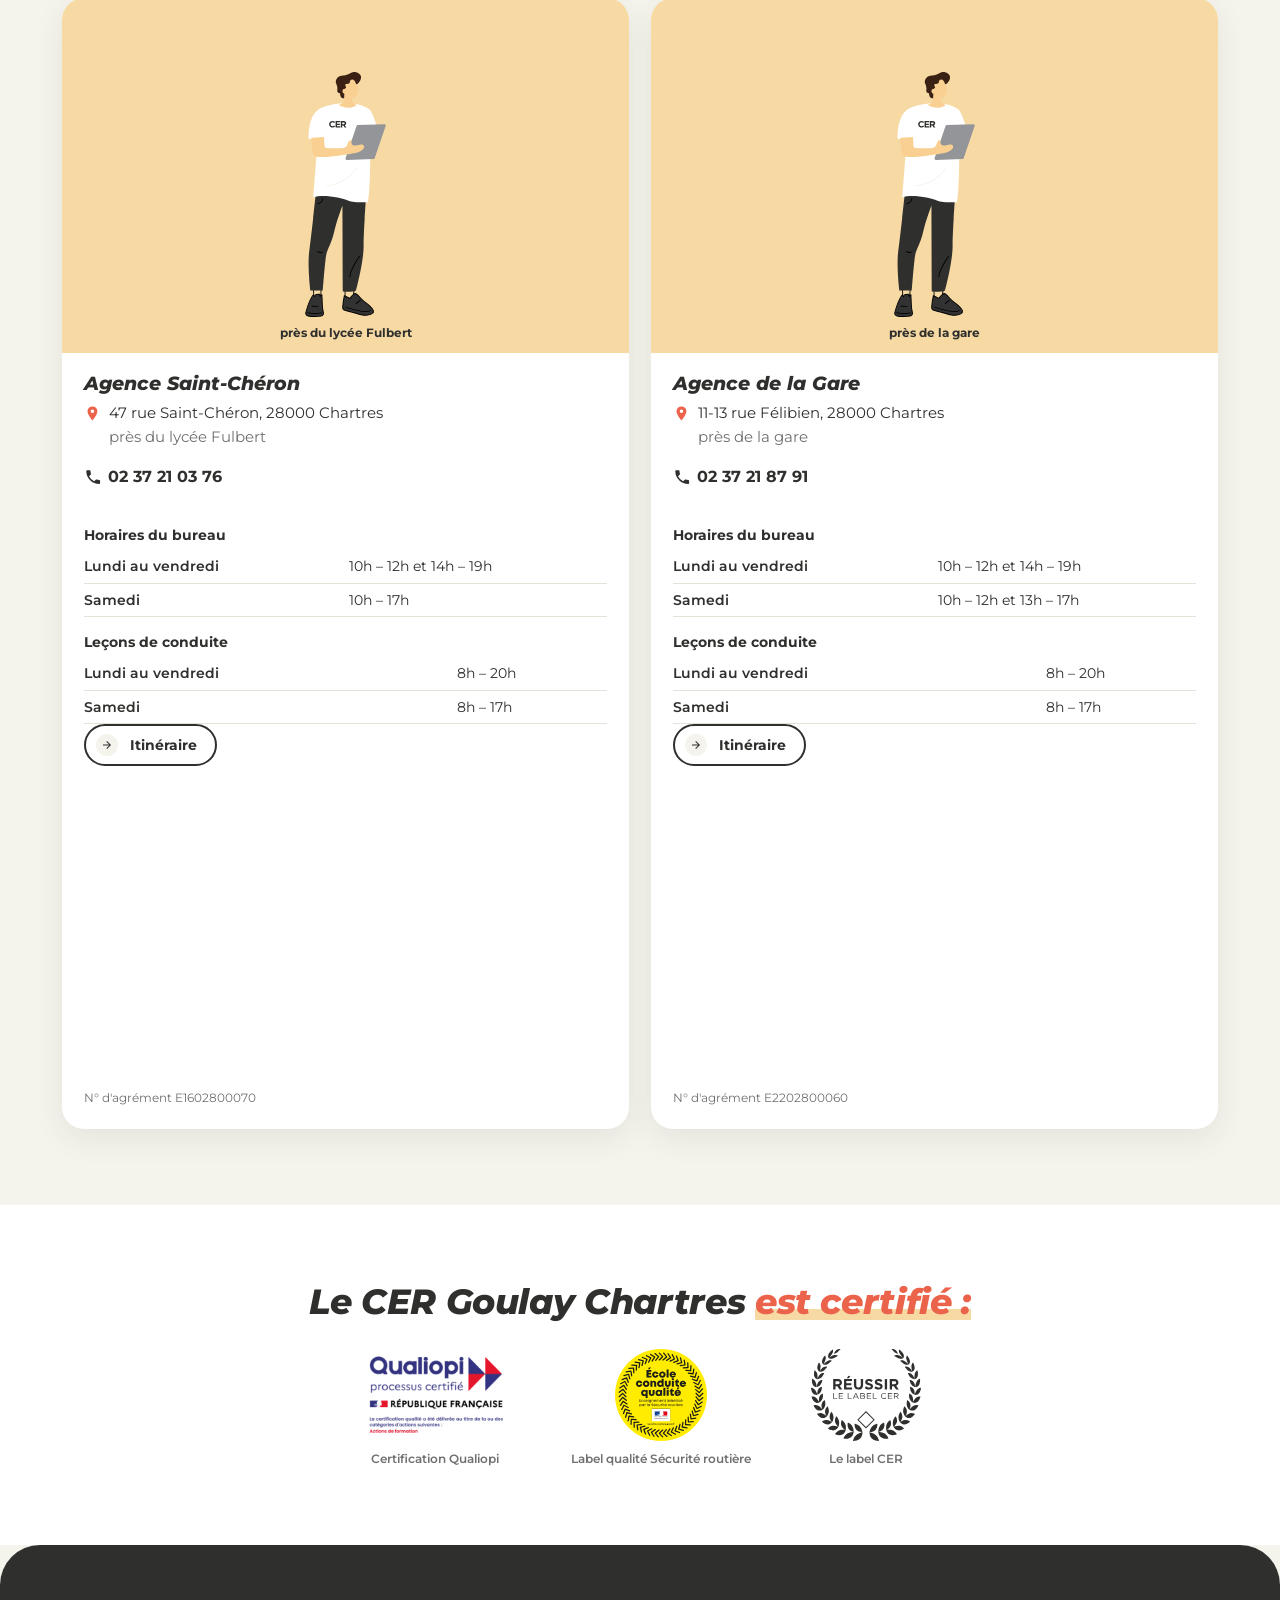
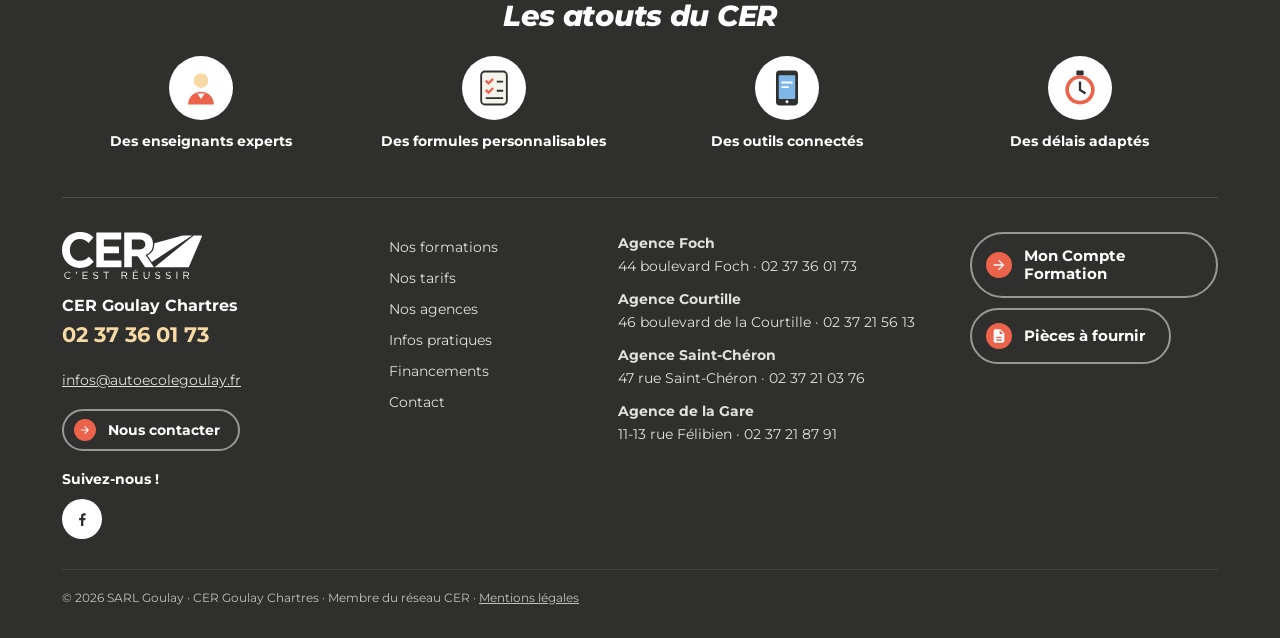
<file: agences.html>
<!doctype html>
<html lang="fr">
<head>
<meta charset="utf-8">
<meta name="robots" content="noindex, nofollow">
<meta name="viewport" content="width=device-width, initial-scale=1">
<title>Nos 4 agences à Chartres – CER Goulay</title>
<meta name="description" content="Adresses, horaires et plans d'accès des agences CER Goulay à Chartres : boulevard Foch, boulevard de la Courtille, rue Saint-Chéron, rue Félibien.">
<link rel="canonical" href="https://www.autoecolegoulay.fr/agences.html">
<meta property="og:title" content="Nos 4 agences à Chartres – CER Goulay">
<meta property="og:description" content="Adresses, horaires et plans d'accès des agences CER Goulay à Chartres : boulevard Foch, boulevard de la Courtille, rue Saint-Chéron, rue Félibien.">
<meta property="og:type" content="website">
<meta property="og:locale" content="fr_FR">
<meta name="theme-color" content="#2f2f2d">
<link rel="icon" href="assets/favicon.svg" type="image/svg+xml">
<link rel="preconnect" href="https://fonts.googleapis.com">
<link rel="preconnect" href="https://fonts.gstatic.com" crossorigin>
<link rel="stylesheet" href="https://fonts.googleapis.com/css2?family=Montserrat:ital,wght@0,400;0,500;0,600;0,700;0,800;1,700;1,800&display=swap">
<link rel="stylesheet" href="assets/style.css">
<script type="application/ld+json">{"@context":"https://schema.org","@type":"DrivingSchool","name":"CER Goulay","url":"https://www.autoecolegoulay.fr","telephone":"02 37 36 01 73","email":"infos@autoecolegoulay.fr","areaServed":"Chartres","location":[{"@type":"DrivingSchool","name":"CER Goulay – Agence Foch","address":{"@type":"PostalAddress","streetAddress":"44 boulevard Foch","postalCode":"28000","addressLocality":"Chartres","addressCountry":"FR"},"telephone":"02 37 36 01 73"},{"@type":"DrivingSchool","name":"CER Goulay – Agence Courtille","address":{"@type":"PostalAddress","streetAddress":"46 boulevard de la Courtille","postalCode":"28000","addressLocality":"Chartres","addressCountry":"FR"},"telephone":"02 37 21 56 13"},{"@type":"DrivingSchool","name":"CER Goulay – Agence Saint-Chéron","address":{"@type":"PostalAddress","streetAddress":"47 rue Saint-Chéron","postalCode":"28000","addressLocality":"Chartres","addressCountry":"FR"},"telephone":"02 37 21 03 76"},{"@type":"DrivingSchool","name":"CER Goulay – Agence de la Gare","address":{"@type":"PostalAddress","streetAddress":"11-13 rue Félibien","postalCode":"28000","addressLocality":"Chartres","addressCountry":"FR"},"telephone":"02 37 21 87 91"}]}</script>
</head>
<body>
<a class="skip" href="#contenu">Aller au contenu</a>
<script>document.documentElement.className+=" js"</script>
<div class="progression" aria-hidden="true"></div>
<header class="site-header">
  <div class="wrap header-inner">
    <a class="logo" href="index.html" aria-label="CER Goulay – accueil"><img src="assets/img/cer/logo-cer.svg" alt="CER C'est réussir" width="150" height="38"></a>
    <nav class="main-nav" id="menu" aria-label="Menu principal"><ul><li><a href="formations.html">Nos formations</a></li><li><a href="tarifs.html">Nos tarifs</a></li><li><a href="tarifs.html#financement">Nos financements</a></li><li><a href="agences.html" aria-current="page">Nos agences</a></li><li><a href="infos-pratiques.html">Infos pratiques</a></li><li class="nav-contact"><a href="contact.html">Contact</a></li></ul></nav>
    <div class="header-cta">
      <button class="btn-pill-line hide-md" type="button" data-ouvre="tiroir-rappel">Être rappelé</button>
      <a class="agence-pill" href="tel:+33237360173"><span>CER Goulay Chartres</span><strong>02 37 36 01 73</strong></a>
      <button class="menu-toggle" aria-expanded="false" aria-controls="menu"><span></span><span></span><span></span><span class="sr">Menu</span></button>
    </div>
  </div>
</header>
<main id="contenu">

<section class="hero-wrap"><div class="wrap">
  <div class="hero-panneau page-panneau">
    <div class="hero-texte">
      <nav class="breadcrumb" aria-label="Fil d'Ariane"><a href="index.html">Accueil</a> › <span>Nos 4 agences à Chartres</span></nav>
      <h1 class="t-cer t-xl">Nos 4 agences <em>à Chartres</em></h1>
      <p class="lead">Toujours une agence près de chez vous, de votre lycée ou de la gare.</p>
    </div>
    <div class="page-illu"><img src="assets/img/cer/personnage-cer-4.svg" alt="" ></div>
  </div>
</div></section>
<section class="section"><div class="wrap grille-2"><div class="revele"><article class="carte agence-card" id="foch">
    <div class="agence-photo"><img src="assets/img/photos/agence-foch.jpg" alt="Façade de l'agence foch" loading="lazy"></div>
    <div class="agence-corps">
      <h3>Agence Foch</h3>
      <p class="agence-addr"><svg viewBox="0 0 24 24" aria-hidden="true"><path d="M12 2a7 7 0 0 0-7 7c0 5.2 7 13 7 13s7-7.8 7-13a7 7 0 0 0-7-7zm0 9.5A2.5 2.5 0 1 1 12 6.5a2.5 2.5 0 0 1 0 5z"/></svg><span>44 boulevard Foch, 28000 Chartres<br><span class="muted">près du lycée Notre-Dame</span></span></p>
      <p><a class="lien-fort" href="tel:+33237360173"><svg viewBox="0 0 24 24" aria-hidden="true"><path d="M6.6 10.8a15.1 15.1 0 0 0 6.6 6.6l2.2-2.2c.3-.3.7-.4 1-.2 1.1.4 2.3.6 3.6.6.6 0 1 .4 1 1V20c0 .6-.4 1-1 1A17 17 0 0 1 3 4c0-.6.4-1 1-1h3.5c.6 0 1 .4 1 1 0 1.3.2 2.5.6 3.6.1.3 0 .7-.2 1l-2.3 2.2z"/></svg> 02 37 36 01 73</a></p>
      <h4>Horaires du bureau</h4><table class="hours"><tbody><tr><th scope="row">Lundi au vendredi</th><td>10h – 12h et 14h – 19h</td></tr><tr><th scope="row">Samedi</th><td>10h – 17h</td></tr></tbody></table><h4>Leçons de conduite</h4><table class="hours"><tbody><tr><th scope="row">Lundi au vendredi</th><td>8h – 20h</td></tr><tr><th scope="row">Samedi</th><td>8h – 17h</td></tr></tbody></table>
      <a class="btn btn-line btn-sm" href="https://www.google.com/maps/search/?api=1&query=CER%20Goulay%2044%20boulevard%20Foch%2C%2028000%20Chartres" rel="noopener" target="_blank"><svg viewBox="0 0 24 24" aria-hidden="true"><path d="M4 11h12.2l-5.6-5.6L12 4l8 8-8 8-1.4-1.4 5.6-5.6H4z"/></svg><span>Itinéraire</span></a>
      <div class="map"><iframe title="Plan d'accès Agence Foch" loading="lazy" src="https://www.google.com/maps?q=44%20boulevard%20Foch%2C%2028000%20Chartres&output=embed" referrerpolicy="no-referrer-when-downgrade"></iframe></div>
      <p class="agrement">N° d'agrément E1602800150</p>
    </div>
  </article></div><div class="revele"><article class="carte agence-card" id="courtille">
    <div class="agence-photo"><img src="assets/img/photos/agence-courtille.jpg" alt="Façade de l'agence courtille" loading="lazy"></div>
    <div class="agence-corps">
      <h3>Agence Courtille</h3>
      <p class="agence-addr"><svg viewBox="0 0 24 24" aria-hidden="true"><path d="M12 2a7 7 0 0 0-7 7c0 5.2 7 13 7 13s7-7.8 7-13a7 7 0 0 0-7-7zm0 9.5A2.5 2.5 0 1 1 12 6.5a2.5 2.5 0 0 1 0 5z"/></svg><span>46 boulevard de la Courtille, 28000 Chartres<br><span class="muted">près du lycée Marceau</span></span></p>
      <p><a class="lien-fort" href="tel:+33237215613"><svg viewBox="0 0 24 24" aria-hidden="true"><path d="M6.6 10.8a15.1 15.1 0 0 0 6.6 6.6l2.2-2.2c.3-.3.7-.4 1-.2 1.1.4 2.3.6 3.6.6.6 0 1 .4 1 1V20c0 .6-.4 1-1 1A17 17 0 0 1 3 4c0-.6.4-1 1-1h3.5c.6 0 1 .4 1 1 0 1.3.2 2.5.6 3.6.1.3 0 .7-.2 1l-2.3 2.2z"/></svg> 02 37 21 56 13</a></p>
      <h4>Horaires du bureau</h4><table class="hours"><tbody><tr><th scope="row">Lundi au vendredi</th><td>10h – 12h et 14h – 19h</td></tr><tr><th scope="row">Samedi</th><td>10h – 12h et 13h – 17h</td></tr></tbody></table><h4>Leçons de conduite</h4><table class="hours"><tbody><tr><th scope="row">Lundi au vendredi</th><td>8h – 20h</td></tr><tr><th scope="row">Samedi</th><td>8h – 17h</td></tr></tbody></table>
      <a class="btn btn-line btn-sm" href="https://www.google.com/maps/search/?api=1&query=CER%20Goulay%2046%20boulevard%20de%20la%20Courtille%2C%2028000%20Chartres" rel="noopener" target="_blank"><svg viewBox="0 0 24 24" aria-hidden="true"><path d="M4 11h12.2l-5.6-5.6L12 4l8 8-8 8-1.4-1.4 5.6-5.6H4z"/></svg><span>Itinéraire</span></a>
      <div class="map"><iframe title="Plan d'accès Agence Courtille" loading="lazy" src="https://www.google.com/maps?q=46%20boulevard%20de%20la%20Courtille%2C%2028000%20Chartres&output=embed" referrerpolicy="no-referrer-when-downgrade"></iframe></div>
      <p class="agrement">N° d'agrément E0802803290</p>
    </div>
  </article></div><div class="revele"><article class="carte agence-card" id="saint-cheron">
    <div class="agence-photo agence-photo-vide" aria-hidden="true"><img src="assets/img/cer/personnage-cer-4.svg" alt=""><span>près du lycée Fulbert</span></div>
    <div class="agence-corps">
      <h3>Agence Saint-Chéron</h3>
      <p class="agence-addr"><svg viewBox="0 0 24 24" aria-hidden="true"><path d="M12 2a7 7 0 0 0-7 7c0 5.2 7 13 7 13s7-7.8 7-13a7 7 0 0 0-7-7zm0 9.5A2.5 2.5 0 1 1 12 6.5a2.5 2.5 0 0 1 0 5z"/></svg><span>47 rue Saint-Chéron, 28000 Chartres<br><span class="muted">près du lycée Fulbert</span></span></p>
      <p><a class="lien-fort" href="tel:+33237210376"><svg viewBox="0 0 24 24" aria-hidden="true"><path d="M6.6 10.8a15.1 15.1 0 0 0 6.6 6.6l2.2-2.2c.3-.3.7-.4 1-.2 1.1.4 2.3.6 3.6.6.6 0 1 .4 1 1V20c0 .6-.4 1-1 1A17 17 0 0 1 3 4c0-.6.4-1 1-1h3.5c.6 0 1 .4 1 1 0 1.3.2 2.5.6 3.6.1.3 0 .7-.2 1l-2.3 2.2z"/></svg> 02 37 21 03 76</a></p>
      <h4>Horaires du bureau</h4><table class="hours"><tbody><tr><th scope="row">Lundi au vendredi</th><td>10h – 12h et 14h – 19h</td></tr><tr><th scope="row">Samedi</th><td>10h – 17h</td></tr></tbody></table><h4>Leçons de conduite</h4><table class="hours"><tbody><tr><th scope="row">Lundi au vendredi</th><td>8h – 20h</td></tr><tr><th scope="row">Samedi</th><td>8h – 17h</td></tr></tbody></table>
      <a class="btn btn-line btn-sm" href="https://www.google.com/maps/search/?api=1&query=CER%20Goulay%2047%20rue%20Saint-Ch%C3%A9ron%2C%2028000%20Chartres" rel="noopener" target="_blank"><svg viewBox="0 0 24 24" aria-hidden="true"><path d="M4 11h12.2l-5.6-5.6L12 4l8 8-8 8-1.4-1.4 5.6-5.6H4z"/></svg><span>Itinéraire</span></a>
      <div class="map"><iframe title="Plan d'accès Agence Saint-Chéron" loading="lazy" src="https://www.google.com/maps?q=47%20rue%20Saint-Ch%C3%A9ron%2C%2028000%20Chartres&output=embed" referrerpolicy="no-referrer-when-downgrade"></iframe></div>
      <p class="agrement">N° d'agrément E1602800070</p>
    </div>
  </article></div><div class="revele"><article class="carte agence-card" id="gare">
    <div class="agence-photo agence-photo-vide" aria-hidden="true"><img src="assets/img/cer/personnage-cer-4.svg" alt=""><span>près de la gare</span></div>
    <div class="agence-corps">
      <h3>Agence de la Gare</h3>
      <p class="agence-addr"><svg viewBox="0 0 24 24" aria-hidden="true"><path d="M12 2a7 7 0 0 0-7 7c0 5.2 7 13 7 13s7-7.8 7-13a7 7 0 0 0-7-7zm0 9.5A2.5 2.5 0 1 1 12 6.5a2.5 2.5 0 0 1 0 5z"/></svg><span>11-13 rue Félibien, 28000 Chartres<br><span class="muted">près de la gare</span></span></p>
      <p><a class="lien-fort" href="tel:+33237218791"><svg viewBox="0 0 24 24" aria-hidden="true"><path d="M6.6 10.8a15.1 15.1 0 0 0 6.6 6.6l2.2-2.2c.3-.3.7-.4 1-.2 1.1.4 2.3.6 3.6.6.6 0 1 .4 1 1V20c0 .6-.4 1-1 1A17 17 0 0 1 3 4c0-.6.4-1 1-1h3.5c.6 0 1 .4 1 1 0 1.3.2 2.5.6 3.6.1.3 0 .7-.2 1l-2.3 2.2z"/></svg> 02 37 21 87 91</a></p>
      <h4>Horaires du bureau</h4><table class="hours"><tbody><tr><th scope="row">Lundi au vendredi</th><td>10h – 12h et 14h – 19h</td></tr><tr><th scope="row">Samedi</th><td>10h – 12h et 13h – 17h</td></tr></tbody></table><h4>Leçons de conduite</h4><table class="hours"><tbody><tr><th scope="row">Lundi au vendredi</th><td>8h – 20h</td></tr><tr><th scope="row">Samedi</th><td>8h – 17h</td></tr></tbody></table>
      <a class="btn btn-line btn-sm" href="https://www.google.com/maps/search/?api=1&query=CER%20Goulay%2011-13%20rue%20F%C3%A9libien%2C%2028000%20Chartres" rel="noopener" target="_blank"><svg viewBox="0 0 24 24" aria-hidden="true"><path d="M4 11h12.2l-5.6-5.6L12 4l8 8-8 8-1.4-1.4 5.6-5.6H4z"/></svg><span>Itinéraire</span></a>
      <div class="map"><iframe title="Plan d'accès Agence de la Gare" loading="lazy" src="https://www.google.com/maps?q=11-13%20rue%20F%C3%A9libien%2C%2028000%20Chartres&output=embed" referrerpolicy="no-referrer-when-downgrade"></iframe></div>
      <p class="agrement">N° d'agrément E2202800060</p>
    </div>
  </article></div></div></section>
<section class="section certifs-section"><div class="wrap">
  <h2 class="t-cer center">Le CER Goulay Chartres <em>est certifié :</em></h2>
  <div class="certifs">
    <figure class="revele"><img src="assets/img/cer/logo-qualiopi.svg" alt="Qualiopi, processus certifié" loading="lazy"><figcaption>Certification Qualiopi</figcaption></figure>
    <figure class="revele"><img src="assets/img/cer/logo-ecole-conduite-qualite.svg" alt="École conduite qualité" loading="lazy"><figcaption>Label qualité Sécurité routière</figcaption></figure>
    <figure class="revele"><img src="assets/img/cer/label-reussir.svg" alt="Réussir, le label CER" loading="lazy"><figcaption>Le label CER</figcaption></figure>
  </div>
</div></section>
</main>
<footer class="site-footer">
  <div class="wrap">
    <h2 class="atouts-titre t-cer">Les atouts du CER</h2>
    <ul class="atouts">
      <li><svg viewBox="0 0 48 48" aria-hidden="true"><circle cx="24" cy="16" r="8" fill="#f7d9a4"/><path d="M10 42c0-8 6-14 14-14s14 6 14 14z" fill="#ec634c"/><path d="M20 30h8l-4 6z" fill="#fff"/></svg><span>Des enseignants experts</span></li>
      <li><svg viewBox="0 0 48 48" aria-hidden="true"><rect x="10" y="6" width="28" height="36" rx="4" fill="#f4f4ed" stroke="#2f2f2d" stroke-width="2"/><path d="m15 16 3 3 5-5M15 26l3 3 5-5" stroke="#ec634c" stroke-width="2.5" fill="none"/><path d="M27 17h7M27 27h7M15 35h19" stroke="#2f2f2d" stroke-width="2"/></svg><span>Des formules personnalisables</span></li>
      <li><svg viewBox="0 0 48 48" aria-hidden="true"><rect x="12" y="5" width="24" height="38" rx="4" fill="#2f2f2d"/><rect x="15" y="10" width="18" height="26" rx="1" fill="#7fb6e8"/><circle cx="24" cy="39" r="1.6" fill="#fff"/><path d="M18 18h12M18 23h8" stroke="#fff" stroke-width="2"/></svg><span>Des outils connectés</span></li>
      <li><svg viewBox="0 0 48 48" aria-hidden="true"><circle cx="24" cy="26" r="16" fill="#ec634c"/><circle cx="24" cy="26" r="12" fill="#fff"/><path d="M24 17v9l6 4" stroke="#2f2f2d" stroke-width="2.5" fill="none"/><rect x="20" y="5" width="8" height="5" rx="1" fill="#2f2f2d"/></svg><span>Des délais adaptés</span></li>
    </ul>
    <div class="footer-grid">
      <div>
        <img class="footer-logo" src="assets/img/cer/logo-cer.svg" alt="CER C'est réussir" width="150" height="38">
        <p class="footer-agence">CER Goulay Chartres<br><a href="tel:+33237360173">02 37 36 01 73</a></p>
        <p><a class="footer-mail" href="mailto:infos@autoecolegoulay.fr">infos@autoecolegoulay.fr</a></p>
        <a class="btn btn-line-light btn-sm" href="contact.html"><svg viewBox="0 0 24 24" aria-hidden="true"><path d="M4 11h12.2l-5.6-5.6L12 4l8 8-8 8-1.4-1.4 5.6-5.6H4z"/></svg><span>Nous contacter</span></a>
        <p class="suivez">Suivez-nous !</p><div class="socials"><a href="https://www.facebook.com/CERgoulay" rel="noopener" aria-label="Facebook"><svg viewBox="0 0 24 24" aria-hidden="true"><path d="M13.5 21v-7.5H16l.4-3h-2.9V8.6c0-.9.3-1.5 1.5-1.5h1.6V4.4c-.3 0-1.2-.1-2.3-.1-2.3 0-3.8 1.4-3.8 3.9v2.3H8v3h2.5V21h3z"/></svg></a></div>
      </div>
      <ul class="footer-links">
        <li><a href="formations.html">Nos formations</a></li>
        <li><a href="tarifs.html">Nos tarifs</a></li>
        <li><a href="agences.html">Nos agences</a></li>
        <li><a href="infos-pratiques.html">Infos pratiques</a></li>
        <li><a href="tarifs.html#financement">Financements</a></li>
        <li><a href="contact.html">Contact</a></li>
      </ul>
      <ul class="footer-agences"><li><strong>Agence Foch</strong><br>44 boulevard Foch · <a href="tel:+33237360173">02 37 36 01 73</a></li><li><strong>Agence Courtille</strong><br>46 boulevard de la Courtille · <a href="tel:+33237215613">02 37 21 56 13</a></li><li><strong>Agence Saint-Chéron</strong><br>47 rue Saint-Chéron · <a href="tel:+33237210376">02 37 21 03 76</a></li><li><strong>Agence de la Gare</strong><br>11-13 rue Félibien · <a href="tel:+33237218791">02 37 21 87 91</a></li></ul>
      <div class="footer-cta">
        <a class="btn btn-line-light" href="https://www.moncompteformation.gouv.fr" rel="noopener" target="_blank"><svg viewBox="0 0 24 24" aria-hidden="true"><path d="M4 11h12.2l-5.6-5.6L12 4l8 8-8 8-1.4-1.4 5.6-5.6H4z"/></svg><span>Mon Compte Formation</span></a>
        <button class="btn btn-line-light" type="button" data-ouvre="tiroir-docs"><svg viewBox="0 0 24 24" aria-hidden="true"><path d="M14 2H6a2 2 0 0 0-2 2v16c0 1.1.9 2 2 2h12a2 2 0 0 0 2-2V8l-6-6zm-1 7V3.5L18.5 9H13zM8 13h8v2H8v-2zm0 4h8v2H8v-2z"/></svg><span>Pièces à fournir</span></button>
      </div>
    </div>
    <p class="footer-bottom">© 2026 SARL Goulay · CER Goulay Chartres · Membre du réseau CER · <a href="mentions-legales.html">Mentions légales</a></p>
  </div>
</footer>
<div class="mobile-bar" role="navigation" aria-label="Actions rapides">
  <a class="bar-btn" href="tel:+33237360173"><svg viewBox="0 0 24 24" aria-hidden="true"><path d="M6.6 10.8a15.1 15.1 0 0 0 6.6 6.6l2.2-2.2c.3-.3.7-.4 1-.2 1.1.4 2.3.6 3.6.6.6 0 1 .4 1 1V20c0 .6-.4 1-1 1A17 17 0 0 1 3 4c0-.6.4-1 1-1h3.5c.6 0 1 .4 1 1 0 1.3.2 2.5.6 3.6.1.3 0 .7-.2 1l-2.3 2.2z"/></svg><span>Appeler</span></a>
  
  <button class="bar-btn bar-primary" type="button" data-ouvre="tiroir-rappel"><svg viewBox="0 0 24 24" aria-hidden="true"><path d="M4 11h12.2l-5.6-5.6L12 4l8 8-8 8-1.4-1.4 5.6-5.6H4z"/></svg><span>Être rappelé</span></button>
</div>

<div class="tiroir" id="tiroir-rappel" role="dialog" aria-modal="true" aria-labelledby="tr-titre" hidden>
  <div class="tiroir-fond" data-ferme></div>
  <div class="tiroir-panneau">
    <button class="tiroir-x" type="button" data-ferme aria-label="Fermer"><svg viewBox="0 0 24 24" aria-hidden="true"><path d="M18.3 5.7 16.9 4.3 12 9.2 7.1 4.3 5.7 5.7l4.9 4.9-4.9 4.9 1.4 1.4 4.9-4.9 4.9 4.9 1.4-1.4-4.9-4.9z"/></svg></button>
    <div class="tiroir-tete"><img src="assets/img/cer/conseiller-2.svg" alt="" width="91" height="78"><div><h2 id="tr-titre" class="t-cer">Vous souhaitez être rappelé(e) ?</h2><p>Pour que nous puissions vous rappeler, indiquez-nous vos disponibilités et vos coordonnées.</p></div></div>
    <form class="js-form form-rappel" action="" method="POST" data-email="infos@autoecolegoulay.fr" data-sujet="Demande de rappel" novalidate>
      <input type="hidden" name="demande" value="Être rappelé">
      <p class="obl">* Champs obligatoires</p>
      <div class="etape"><span class="num">01</span><div class="creneaux"><fieldset><legend>Lundi</legend><label class="puce"><input type="checkbox" name="creneaux" value="Lundi matin"><span>matin</span></label><label class="puce"><input type="checkbox" name="creneaux" value="Lundi après-midi"><span>après-midi</span></label></fieldset><fieldset><legend>Mardi</legend><label class="puce"><input type="checkbox" name="creneaux" value="Mardi matin"><span>matin</span></label><label class="puce"><input type="checkbox" name="creneaux" value="Mardi après-midi"><span>après-midi</span></label></fieldset><fieldset><legend>Mercredi</legend><label class="puce"><input type="checkbox" name="creneaux" value="Mercredi matin"><span>matin</span></label><label class="puce"><input type="checkbox" name="creneaux" value="Mercredi après-midi"><span>après-midi</span></label></fieldset><fieldset><legend>Jeudi</legend><label class="puce"><input type="checkbox" name="creneaux" value="Jeudi matin"><span>matin</span></label><label class="puce"><input type="checkbox" name="creneaux" value="Jeudi après-midi"><span>après-midi</span></label></fieldset><fieldset><legend>Vendredi</legend><label class="puce"><input type="checkbox" name="creneaux" value="Vendredi matin"><span>matin</span></label><label class="puce"><input type="checkbox" name="creneaux" value="Vendredi après-midi"><span>après-midi</span></label></fieldset><fieldset><legend>Samedi</legend><label class="puce"><input type="checkbox" name="creneaux" value="Samedi matin"><span>matin</span></label><label class="puce"><input type="checkbox" name="creneaux" value="Samedi après-midi"><span>après-midi</span></label></fieldset></div></div>
      <div class="etape"><span class="num">02</span><div><p class="etape-titre">Pour quelle formation ? *</p><div class="tuiles">
        <label class="tuile"><input type="radio" name="formation" value="Auto" required><img src="assets/img/cer/permis-b.svg" alt=""><span>Auto</span></label>
        <label class="tuile"><input type="radio" name="formation" value="Moto"><img src="assets/img/cer/permis-a1.svg" alt=""><span>Moto</span></label>
        <label class="tuile"><input type="radio" name="formation" value="Remorque"><img src="assets/img/cer/permis-be.svg" alt=""><span>Remorque</span></label>
        <label class="tuile"><input type="radio" name="formation" value="Autres"><span class="tuile-autre">?</span><span>Autres</span></label>
      </div></div></div>
      <div class="etape"><span class="num">03</span><div class="champs">
        <input name="nom" placeholder="Votre nom*" autocomplete="family-name" required>
        <input name="prenom" placeholder="Votre prénom*" autocomplete="given-name">
        <input name="telephone" type="tel" placeholder="Votre téléphone*" autocomplete="tel" required>
        <input name="email" type="email" placeholder="Votre email" autocomplete="email">
      </div></div>
      <label class="consent"><input type="checkbox" name="consentement" required> En envoyant ce formulaire, j'accepte que mes informations soient utilisées pour être recontacté(e).</label>
      <div class="tiroir-pied"><p class="form-status" role="status" aria-live="polite"></p><button class="btn btn-dark btn-lg" type="submit"><svg viewBox="0 0 24 24" aria-hidden="true"><path d="M4 11h12.2l-5.6-5.6L12 4l8 8-8 8-1.4-1.4 5.6-5.6H4z"/></svg><span>Envoyez</span></button></div>
    </form>
  </div>
</div>
<div class="tiroir" id="tiroir-docs" role="dialog" aria-modal="true" aria-labelledby="td-titre" hidden>
  <div class="tiroir-fond" data-ferme></div>
  <div class="tiroir-panneau">
    <button class="tiroir-x" type="button" data-ferme aria-label="Fermer"><svg viewBox="0 0 24 24" aria-hidden="true"><path d="M18.3 5.7 16.9 4.3 12 9.2 7.1 4.3 5.7 5.7l4.9 4.9-4.9 4.9 1.4 1.4 4.9-4.9 4.9 4.9 1.4-1.4-4.9-4.9z"/></svg></button>
    <h2 id="td-titre" class="t-cer">Les pièces à fournir pour constituer votre dossier d'inscription</h2>
    <div class="doc-bloc"><img src="assets/img/cer/permis-b.svg" alt=""><h3>Tous les permis</h3></div>
    <ul class="puces"><li>Copie recto verso de la carte d'identité du candidat, et du permis si une catégorie est déjà obtenue</li><li>Pour les mineurs : copie recto verso de la carte d'identité du représentant légal</li><li>Attestation d'hébergement manuscrite, signée par l'hébergeant et le candidat</li><li>Copie de l'ASSR 2 (obligatoire pour l'édition du permis)</li><li>Copie de l'attestation de recensement ou de la JAPD</li><li>Un justificatif de domicile de moins de 3 mois</li><li>4 photos d'identité ANTS (photos numériques avec signature certifiée)</li><li>5 timbres d'affranchissement postal</li></ul>
    <p class="muted">Un doute sur un document ? Appelez-nous au <a href="tel:+33237360173">02 37 36 01 73</a>.</p>
  </div>
</div>
<script src="assets/main.js" defer></script>
</body>
</html>
</file>
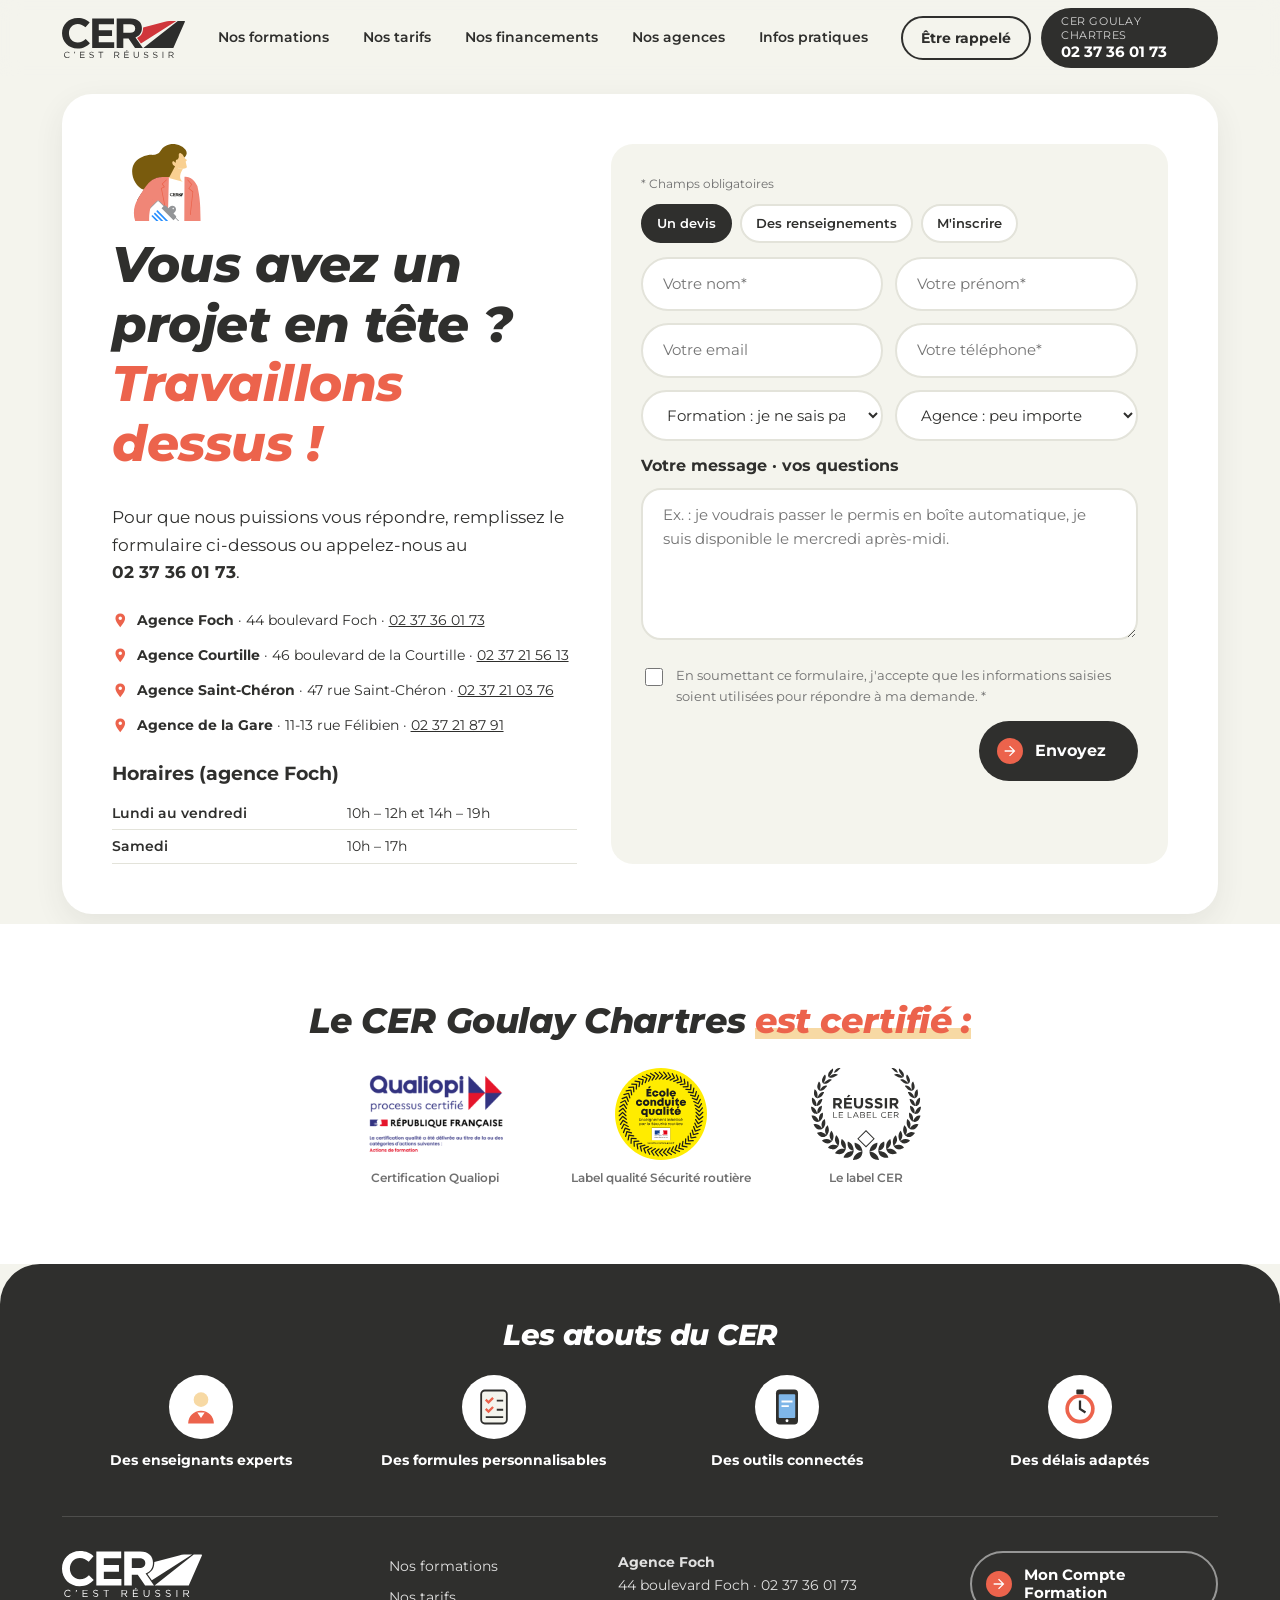
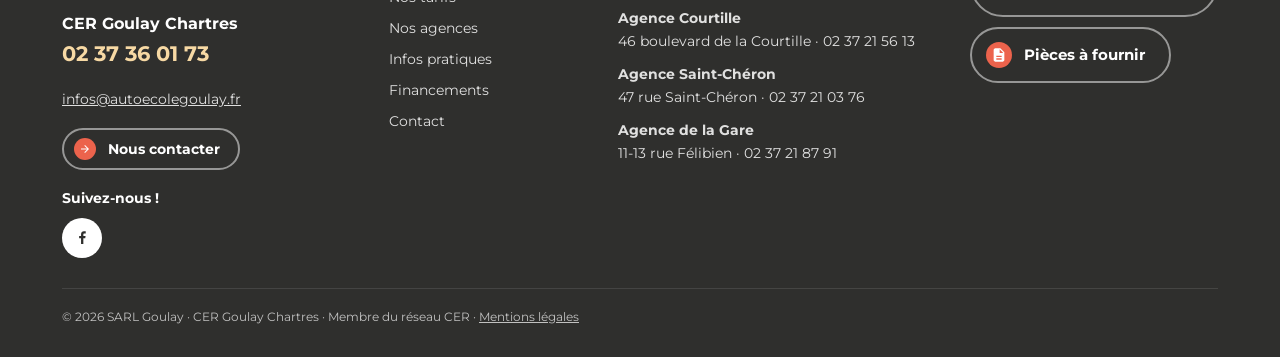
<file: contact.html>
<!doctype html>
<html lang="fr">
<head>
<meta charset="utf-8">
<meta name="robots" content="noindex, nofollow">
<meta name="viewport" content="width=device-width, initial-scale=1">
<title>Contact et devis gratuit – CER Goulay Chartres</title>
<meta name="description" content="Contactez CER Goulay à Chartres : demande de devis, de renseignements ou de rappel. Téléphone 02 37 36 01 73.">
<link rel="canonical" href="https://www.autoecolegoulay.fr/contact.html">
<meta property="og:title" content="Contact et devis gratuit – CER Goulay Chartres">
<meta property="og:description" content="Contactez CER Goulay à Chartres : demande de devis, de renseignements ou de rappel. Téléphone 02 37 36 01 73.">
<meta property="og:type" content="website">
<meta property="og:locale" content="fr_FR">
<meta name="theme-color" content="#2f2f2d">
<link rel="icon" href="assets/favicon.svg" type="image/svg+xml">
<link rel="preconnect" href="https://fonts.googleapis.com">
<link rel="preconnect" href="https://fonts.gstatic.com" crossorigin>
<link rel="stylesheet" href="https://fonts.googleapis.com/css2?family=Montserrat:ital,wght@0,400;0,500;0,600;0,700;0,800;1,700;1,800&display=swap">
<link rel="stylesheet" href="assets/style.css">

</head>
<body>
<a class="skip" href="#contenu">Aller au contenu</a>
<script>document.documentElement.className+=" js"</script>
<div class="progression" aria-hidden="true"></div>
<header class="site-header">
  <div class="wrap header-inner">
    <a class="logo" href="index.html" aria-label="CER Goulay – accueil"><img src="assets/img/cer/logo-cer.svg" alt="CER C'est réussir" width="150" height="38"></a>
    <nav class="main-nav" id="menu" aria-label="Menu principal"><ul><li><a href="formations.html">Nos formations</a></li><li><a href="tarifs.html">Nos tarifs</a></li><li><a href="tarifs.html#financement">Nos financements</a></li><li><a href="agences.html">Nos agences</a></li><li><a href="infos-pratiques.html">Infos pratiques</a></li><li class="nav-contact"><a href="contact.html">Contact</a></li></ul></nav>
    <div class="header-cta">
      <button class="btn-pill-line hide-md" type="button" data-ouvre="tiroir-rappel">Être rappelé</button>
      <a class="agence-pill" href="tel:+33237360173"><span>CER Goulay Chartres</span><strong>02 37 36 01 73</strong></a>
      <button class="menu-toggle" aria-expanded="false" aria-controls="menu"><span></span><span></span><span></span><span class="sr">Menu</span></button>
    </div>
  </div>
</header>
<main id="contenu">

<section class="hero-wrap"><div class="wrap">
  <div class="hero-panneau contact-panneau">
    <div>
      <img class="contact-illu" src="assets/img/cer/conseiller-2.svg" alt="" width="91" height="78">
      <h1 class="t-cer t-xl">Vous avez un projet en tête ? <em>Travaillons dessus !</em></h1>
      <p class="lead">Pour que nous puissions vous répondre, remplissez le formulaire ci-dessous ou appelez-nous au <a class="lien-fort" href="tel:+33237360173">02 37 36 01 73</a>.</p>
      <ul class="contact-agences"><li><svg viewBox="0 0 24 24" aria-hidden="true"><path d="M12 2a7 7 0 0 0-7 7c0 5.2 7 13 7 13s7-7.8 7-13a7 7 0 0 0-7-7zm0 9.5A2.5 2.5 0 1 1 12 6.5a2.5 2.5 0 0 1 0 5z"/></svg><span><strong>Agence Foch</strong> · 44 boulevard Foch · <a href="tel:+33237360173">02 37 36 01 73</a></span></li><li><svg viewBox="0 0 24 24" aria-hidden="true"><path d="M12 2a7 7 0 0 0-7 7c0 5.2 7 13 7 13s7-7.8 7-13a7 7 0 0 0-7-7zm0 9.5A2.5 2.5 0 1 1 12 6.5a2.5 2.5 0 0 1 0 5z"/></svg><span><strong>Agence Courtille</strong> · 46 boulevard de la Courtille · <a href="tel:+33237215613">02 37 21 56 13</a></span></li><li><svg viewBox="0 0 24 24" aria-hidden="true"><path d="M12 2a7 7 0 0 0-7 7c0 5.2 7 13 7 13s7-7.8 7-13a7 7 0 0 0-7-7zm0 9.5A2.5 2.5 0 1 1 12 6.5a2.5 2.5 0 0 1 0 5z"/></svg><span><strong>Agence Saint-Chéron</strong> · 47 rue Saint-Chéron · <a href="tel:+33237210376">02 37 21 03 76</a></span></li><li><svg viewBox="0 0 24 24" aria-hidden="true"><path d="M12 2a7 7 0 0 0-7 7c0 5.2 7 13 7 13s7-7.8 7-13a7 7 0 0 0-7-7zm0 9.5A2.5 2.5 0 1 1 12 6.5a2.5 2.5 0 0 1 0 5z"/></svg><span><strong>Agence de la Gare</strong> · 11-13 rue Félibien · <a href="tel:+33237218791">02 37 21 87 91</a></span></li></ul>
      <h3>Horaires (agence Foch)</h3><table class="hours"><tbody><tr><th scope="row">Lundi au vendredi</th><td>10h – 12h et 14h – 19h</td></tr><tr><th scope="row">Samedi</th><td>10h – 17h</td></tr></tbody></table>
    </div>
    <form class="js-form form-contact" id="contact-form" action="" method="POST" data-email="infos@autoecolegoulay.fr" data-sujet="Demande de contact" novalidate>
      <p class="obl">* Champs obligatoires</p>
      <fieldset class="choix"><legend class="sr">Votre demande</legend>
        <label class="puce"><input type="radio" name="demande" value="Devis" checked><span>Un devis</span></label>
        <label class="puce"><input type="radio" name="demande" value="Renseignements"><span>Des renseignements</span></label>
        <label class="puce"><input type="radio" name="demande" value="Inscription"><span>M'inscrire</span></label>
      </fieldset>
      <div class="champs">
        <input name="nom" placeholder="Votre nom*" autocomplete="family-name" required>
        <input name="prenom" placeholder="Votre prénom*" autocomplete="given-name">
        <input name="email" type="email" placeholder="Votre email" autocomplete="email">
        <input name="telephone" type="tel" placeholder="Votre téléphone*" autocomplete="tel" required>
      </div>
      <div class="champs">
        <select name="formation" aria-label="Formation"><option value="">Formation : je ne sais pas encore</option><option value="permis-b">Permis B – Boîte manuelle</option><option value="permis-b-boite-automatique">Permis B – Boîte automatique</option><option value="conduite-accompagnee-supervisee">Conduite accompagnée ou supervisée – AAC ou CS · boîte manuelle ou automatique</option><option value="permis-am">Permis AM – Ex-BSR · scooter 50 cm³</option><option value="permis-moto-a1">Permis moto A1 – 125 cm³</option><option value="permis-moto-a2">Permis moto A2 – Motos jusqu'à 35 kW</option><option value="formation-125">Formation 125 cm³ – Formation de 7 heures</option><option value="passerelle-a2-a">Passerelle A2 vers A – Formation A2 → A</option></select>
        <select name="agence" aria-label="Agence"><option value="">Agence : peu importe</option><option value="foch">Agence Foch</option><option value="courtille">Agence Courtille</option><option value="saint-cheron">Agence Saint-Chéron</option><option value="gare">Agence de la Gare</option></select>
      </div>
      <label class="etape-titre" for="msg">Votre message · vos questions</label>
      <textarea id="msg" name="message" rows="5" placeholder="Ex. : je voudrais passer le permis en boîte automatique, je suis disponible le mercredi après-midi."></textarea>
      <label class="consent"><input type="checkbox" name="consentement" required> En soumettant ce formulaire, j'accepte que les informations saisies soient utilisées pour répondre à ma demande. *</label>
      <div class="tiroir-pied"><p class="form-status" role="status" aria-live="polite"></p><button class="btn btn-dark btn-lg" type="submit"><svg viewBox="0 0 24 24" aria-hidden="true"><path d="M4 11h12.2l-5.6-5.6L12 4l8 8-8 8-1.4-1.4 5.6-5.6H4z"/></svg><span>Envoyez</span></button></div>
    </form>
  </div>
</div></section>
<section class="section certifs-section"><div class="wrap">
  <h2 class="t-cer center">Le CER Goulay Chartres <em>est certifié :</em></h2>
  <div class="certifs">
    <figure class="revele"><img src="assets/img/cer/logo-qualiopi.svg" alt="Qualiopi, processus certifié" loading="lazy"><figcaption>Certification Qualiopi</figcaption></figure>
    <figure class="revele"><img src="assets/img/cer/logo-ecole-conduite-qualite.svg" alt="École conduite qualité" loading="lazy"><figcaption>Label qualité Sécurité routière</figcaption></figure>
    <figure class="revele"><img src="assets/img/cer/label-reussir.svg" alt="Réussir, le label CER" loading="lazy"><figcaption>Le label CER</figcaption></figure>
  </div>
</div></section>
</main>
<footer class="site-footer">
  <div class="wrap">
    <h2 class="atouts-titre t-cer">Les atouts du CER</h2>
    <ul class="atouts">
      <li><svg viewBox="0 0 48 48" aria-hidden="true"><circle cx="24" cy="16" r="8" fill="#f7d9a4"/><path d="M10 42c0-8 6-14 14-14s14 6 14 14z" fill="#ec634c"/><path d="M20 30h8l-4 6z" fill="#fff"/></svg><span>Des enseignants experts</span></li>
      <li><svg viewBox="0 0 48 48" aria-hidden="true"><rect x="10" y="6" width="28" height="36" rx="4" fill="#f4f4ed" stroke="#2f2f2d" stroke-width="2"/><path d="m15 16 3 3 5-5M15 26l3 3 5-5" stroke="#ec634c" stroke-width="2.5" fill="none"/><path d="M27 17h7M27 27h7M15 35h19" stroke="#2f2f2d" stroke-width="2"/></svg><span>Des formules personnalisables</span></li>
      <li><svg viewBox="0 0 48 48" aria-hidden="true"><rect x="12" y="5" width="24" height="38" rx="4" fill="#2f2f2d"/><rect x="15" y="10" width="18" height="26" rx="1" fill="#7fb6e8"/><circle cx="24" cy="39" r="1.6" fill="#fff"/><path d="M18 18h12M18 23h8" stroke="#fff" stroke-width="2"/></svg><span>Des outils connectés</span></li>
      <li><svg viewBox="0 0 48 48" aria-hidden="true"><circle cx="24" cy="26" r="16" fill="#ec634c"/><circle cx="24" cy="26" r="12" fill="#fff"/><path d="M24 17v9l6 4" stroke="#2f2f2d" stroke-width="2.5" fill="none"/><rect x="20" y="5" width="8" height="5" rx="1" fill="#2f2f2d"/></svg><span>Des délais adaptés</span></li>
    </ul>
    <div class="footer-grid">
      <div>
        <img class="footer-logo" src="assets/img/cer/logo-cer.svg" alt="CER C'est réussir" width="150" height="38">
        <p class="footer-agence">CER Goulay Chartres<br><a href="tel:+33237360173">02 37 36 01 73</a></p>
        <p><a class="footer-mail" href="mailto:infos@autoecolegoulay.fr">infos@autoecolegoulay.fr</a></p>
        <a class="btn btn-line-light btn-sm" href="contact.html"><svg viewBox="0 0 24 24" aria-hidden="true"><path d="M4 11h12.2l-5.6-5.6L12 4l8 8-8 8-1.4-1.4 5.6-5.6H4z"/></svg><span>Nous contacter</span></a>
        <p class="suivez">Suivez-nous !</p><div class="socials"><a href="https://www.facebook.com/CERgoulay" rel="noopener" aria-label="Facebook"><svg viewBox="0 0 24 24" aria-hidden="true"><path d="M13.5 21v-7.5H16l.4-3h-2.9V8.6c0-.9.3-1.5 1.5-1.5h1.6V4.4c-.3 0-1.2-.1-2.3-.1-2.3 0-3.8 1.4-3.8 3.9v2.3H8v3h2.5V21h3z"/></svg></a></div>
      </div>
      <ul class="footer-links">
        <li><a href="formations.html">Nos formations</a></li>
        <li><a href="tarifs.html">Nos tarifs</a></li>
        <li><a href="agences.html">Nos agences</a></li>
        <li><a href="infos-pratiques.html">Infos pratiques</a></li>
        <li><a href="tarifs.html#financement">Financements</a></li>
        <li><a href="contact.html">Contact</a></li>
      </ul>
      <ul class="footer-agences"><li><strong>Agence Foch</strong><br>44 boulevard Foch · <a href="tel:+33237360173">02 37 36 01 73</a></li><li><strong>Agence Courtille</strong><br>46 boulevard de la Courtille · <a href="tel:+33237215613">02 37 21 56 13</a></li><li><strong>Agence Saint-Chéron</strong><br>47 rue Saint-Chéron · <a href="tel:+33237210376">02 37 21 03 76</a></li><li><strong>Agence de la Gare</strong><br>11-13 rue Félibien · <a href="tel:+33237218791">02 37 21 87 91</a></li></ul>
      <div class="footer-cta">
        <a class="btn btn-line-light" href="https://www.moncompteformation.gouv.fr" rel="noopener" target="_blank"><svg viewBox="0 0 24 24" aria-hidden="true"><path d="M4 11h12.2l-5.6-5.6L12 4l8 8-8 8-1.4-1.4 5.6-5.6H4z"/></svg><span>Mon Compte Formation</span></a>
        <button class="btn btn-line-light" type="button" data-ouvre="tiroir-docs"><svg viewBox="0 0 24 24" aria-hidden="true"><path d="M14 2H6a2 2 0 0 0-2 2v16c0 1.1.9 2 2 2h12a2 2 0 0 0 2-2V8l-6-6zm-1 7V3.5L18.5 9H13zM8 13h8v2H8v-2zm0 4h8v2H8v-2z"/></svg><span>Pièces à fournir</span></button>
      </div>
    </div>
    <p class="footer-bottom">© 2026 SARL Goulay · CER Goulay Chartres · Membre du réseau CER · <a href="mentions-legales.html">Mentions légales</a></p>
  </div>
</footer>
<div class="mobile-bar" role="navigation" aria-label="Actions rapides">
  <a class="bar-btn" href="tel:+33237360173"><svg viewBox="0 0 24 24" aria-hidden="true"><path d="M6.6 10.8a15.1 15.1 0 0 0 6.6 6.6l2.2-2.2c.3-.3.7-.4 1-.2 1.1.4 2.3.6 3.6.6.6 0 1 .4 1 1V20c0 .6-.4 1-1 1A17 17 0 0 1 3 4c0-.6.4-1 1-1h3.5c.6 0 1 .4 1 1 0 1.3.2 2.5.6 3.6.1.3 0 .7-.2 1l-2.3 2.2z"/></svg><span>Appeler</span></a>
  
  <button class="bar-btn bar-primary" type="button" data-ouvre="tiroir-rappel"><svg viewBox="0 0 24 24" aria-hidden="true"><path d="M4 11h12.2l-5.6-5.6L12 4l8 8-8 8-1.4-1.4 5.6-5.6H4z"/></svg><span>Être rappelé</span></button>
</div>

<div class="tiroir" id="tiroir-rappel" role="dialog" aria-modal="true" aria-labelledby="tr-titre" hidden>
  <div class="tiroir-fond" data-ferme></div>
  <div class="tiroir-panneau">
    <button class="tiroir-x" type="button" data-ferme aria-label="Fermer"><svg viewBox="0 0 24 24" aria-hidden="true"><path d="M18.3 5.7 16.9 4.3 12 9.2 7.1 4.3 5.7 5.7l4.9 4.9-4.9 4.9 1.4 1.4 4.9-4.9 4.9 4.9 1.4-1.4-4.9-4.9z"/></svg></button>
    <div class="tiroir-tete"><img src="assets/img/cer/conseiller-2.svg" alt="" width="91" height="78"><div><h2 id="tr-titre" class="t-cer">Vous souhaitez être rappelé(e) ?</h2><p>Pour que nous puissions vous rappeler, indiquez-nous vos disponibilités et vos coordonnées.</p></div></div>
    <form class="js-form form-rappel" action="" method="POST" data-email="infos@autoecolegoulay.fr" data-sujet="Demande de rappel" novalidate>
      <input type="hidden" name="demande" value="Être rappelé">
      <p class="obl">* Champs obligatoires</p>
      <div class="etape"><span class="num">01</span><div class="creneaux"><fieldset><legend>Lundi</legend><label class="puce"><input type="checkbox" name="creneaux" value="Lundi matin"><span>matin</span></label><label class="puce"><input type="checkbox" name="creneaux" value="Lundi après-midi"><span>après-midi</span></label></fieldset><fieldset><legend>Mardi</legend><label class="puce"><input type="checkbox" name="creneaux" value="Mardi matin"><span>matin</span></label><label class="puce"><input type="checkbox" name="creneaux" value="Mardi après-midi"><span>après-midi</span></label></fieldset><fieldset><legend>Mercredi</legend><label class="puce"><input type="checkbox" name="creneaux" value="Mercredi matin"><span>matin</span></label><label class="puce"><input type="checkbox" name="creneaux" value="Mercredi après-midi"><span>après-midi</span></label></fieldset><fieldset><legend>Jeudi</legend><label class="puce"><input type="checkbox" name="creneaux" value="Jeudi matin"><span>matin</span></label><label class="puce"><input type="checkbox" name="creneaux" value="Jeudi après-midi"><span>après-midi</span></label></fieldset><fieldset><legend>Vendredi</legend><label class="puce"><input type="checkbox" name="creneaux" value="Vendredi matin"><span>matin</span></label><label class="puce"><input type="checkbox" name="creneaux" value="Vendredi après-midi"><span>après-midi</span></label></fieldset><fieldset><legend>Samedi</legend><label class="puce"><input type="checkbox" name="creneaux" value="Samedi matin"><span>matin</span></label><label class="puce"><input type="checkbox" name="creneaux" value="Samedi après-midi"><span>après-midi</span></label></fieldset></div></div>
      <div class="etape"><span class="num">02</span><div><p class="etape-titre">Pour quelle formation ? *</p><div class="tuiles">
        <label class="tuile"><input type="radio" name="formation" value="Auto" required><img src="assets/img/cer/permis-b.svg" alt=""><span>Auto</span></label>
        <label class="tuile"><input type="radio" name="formation" value="Moto"><img src="assets/img/cer/permis-a1.svg" alt=""><span>Moto</span></label>
        <label class="tuile"><input type="radio" name="formation" value="Remorque"><img src="assets/img/cer/permis-be.svg" alt=""><span>Remorque</span></label>
        <label class="tuile"><input type="radio" name="formation" value="Autres"><span class="tuile-autre">?</span><span>Autres</span></label>
      </div></div></div>
      <div class="etape"><span class="num">03</span><div class="champs">
        <input name="nom" placeholder="Votre nom*" autocomplete="family-name" required>
        <input name="prenom" placeholder="Votre prénom*" autocomplete="given-name">
        <input name="telephone" type="tel" placeholder="Votre téléphone*" autocomplete="tel" required>
        <input name="email" type="email" placeholder="Votre email" autocomplete="email">
      </div></div>
      <label class="consent"><input type="checkbox" name="consentement" required> En envoyant ce formulaire, j'accepte que mes informations soient utilisées pour être recontacté(e).</label>
      <div class="tiroir-pied"><p class="form-status" role="status" aria-live="polite"></p><button class="btn btn-dark btn-lg" type="submit"><svg viewBox="0 0 24 24" aria-hidden="true"><path d="M4 11h12.2l-5.6-5.6L12 4l8 8-8 8-1.4-1.4 5.6-5.6H4z"/></svg><span>Envoyez</span></button></div>
    </form>
  </div>
</div>
<div class="tiroir" id="tiroir-docs" role="dialog" aria-modal="true" aria-labelledby="td-titre" hidden>
  <div class="tiroir-fond" data-ferme></div>
  <div class="tiroir-panneau">
    <button class="tiroir-x" type="button" data-ferme aria-label="Fermer"><svg viewBox="0 0 24 24" aria-hidden="true"><path d="M18.3 5.7 16.9 4.3 12 9.2 7.1 4.3 5.7 5.7l4.9 4.9-4.9 4.9 1.4 1.4 4.9-4.9 4.9 4.9 1.4-1.4-4.9-4.9z"/></svg></button>
    <h2 id="td-titre" class="t-cer">Les pièces à fournir pour constituer votre dossier d'inscription</h2>
    <div class="doc-bloc"><img src="assets/img/cer/permis-b.svg" alt=""><h3>Tous les permis</h3></div>
    <ul class="puces"><li>Copie recto verso de la carte d'identité du candidat, et du permis si une catégorie est déjà obtenue</li><li>Pour les mineurs : copie recto verso de la carte d'identité du représentant légal</li><li>Attestation d'hébergement manuscrite, signée par l'hébergeant et le candidat</li><li>Copie de l'ASSR 2 (obligatoire pour l'édition du permis)</li><li>Copie de l'attestation de recensement ou de la JAPD</li><li>Un justificatif de domicile de moins de 3 mois</li><li>4 photos d'identité ANTS (photos numériques avec signature certifiée)</li><li>5 timbres d'affranchissement postal</li></ul>
    <p class="muted">Un doute sur un document ? Appelez-nous au <a href="tel:+33237360173">02 37 36 01 73</a>.</p>
  </div>
</div>
<script src="assets/main.js" defer></script>
</body>
</html>
</file>
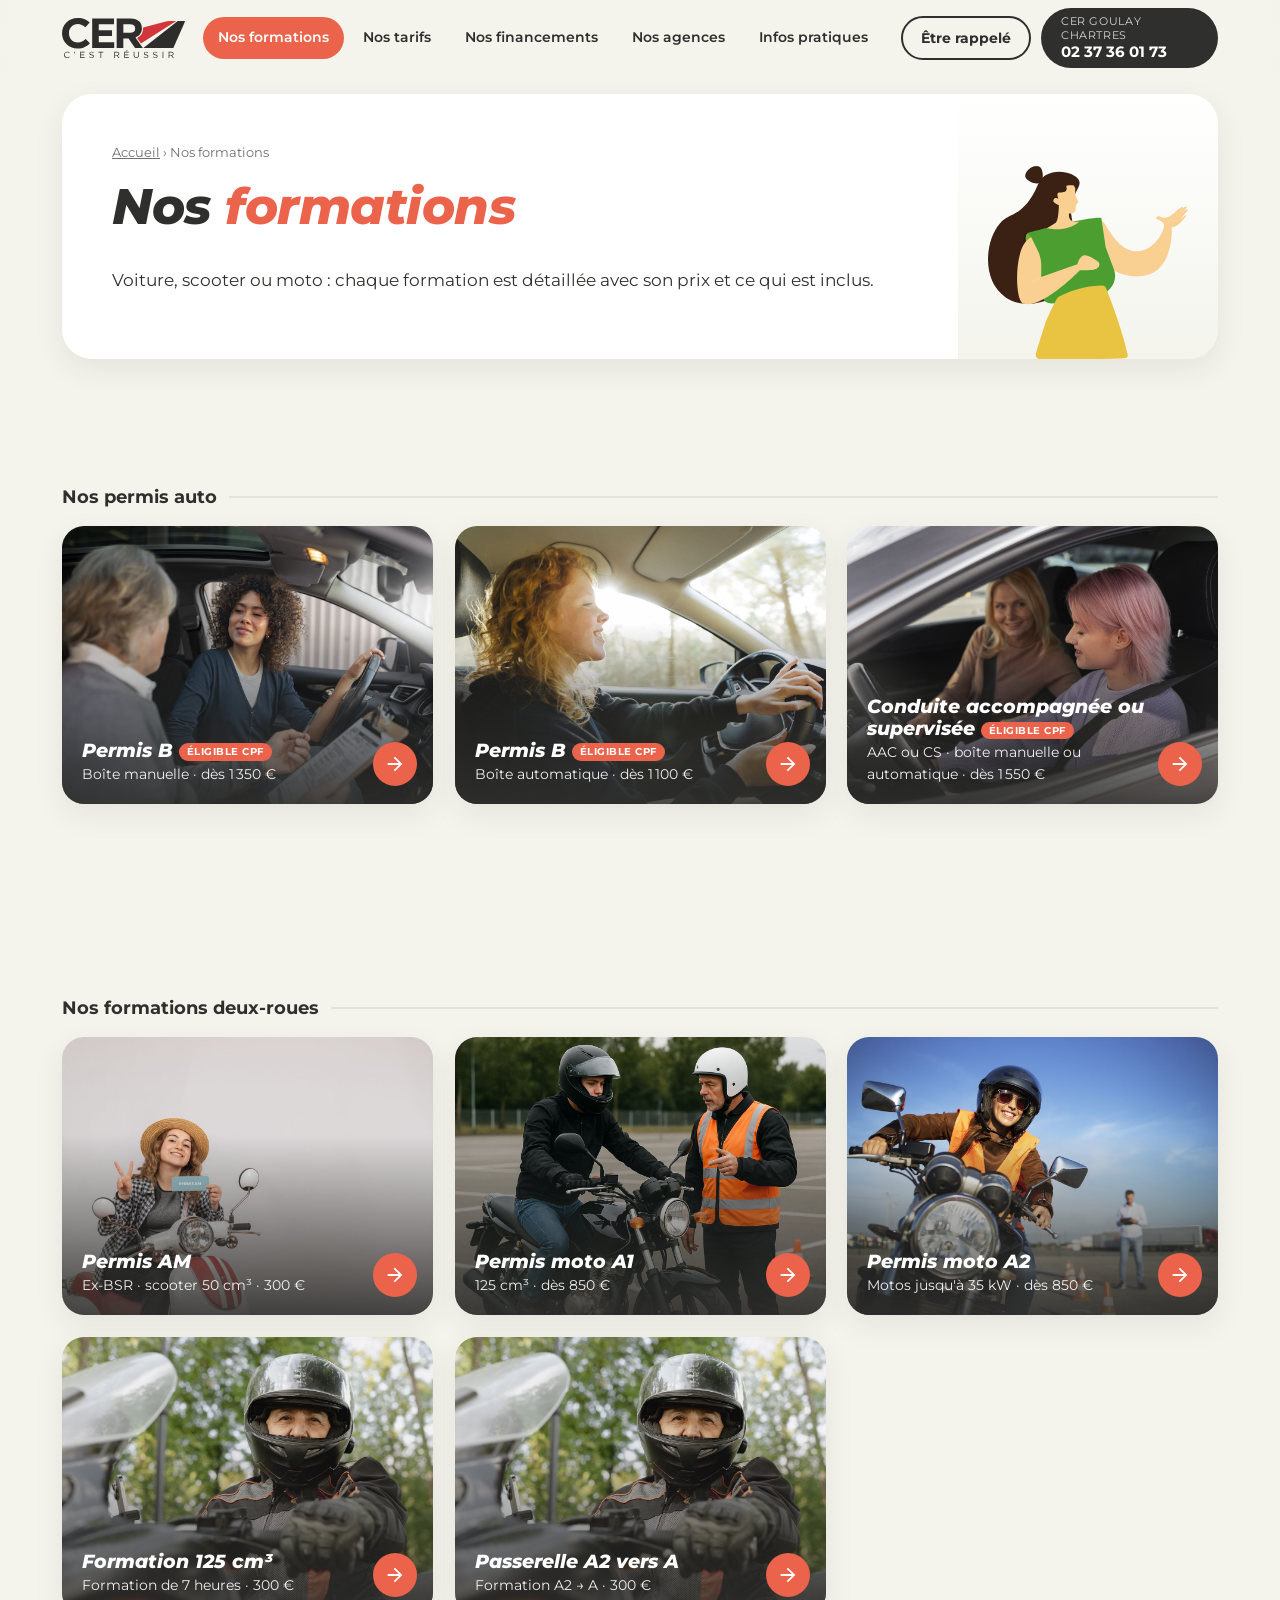
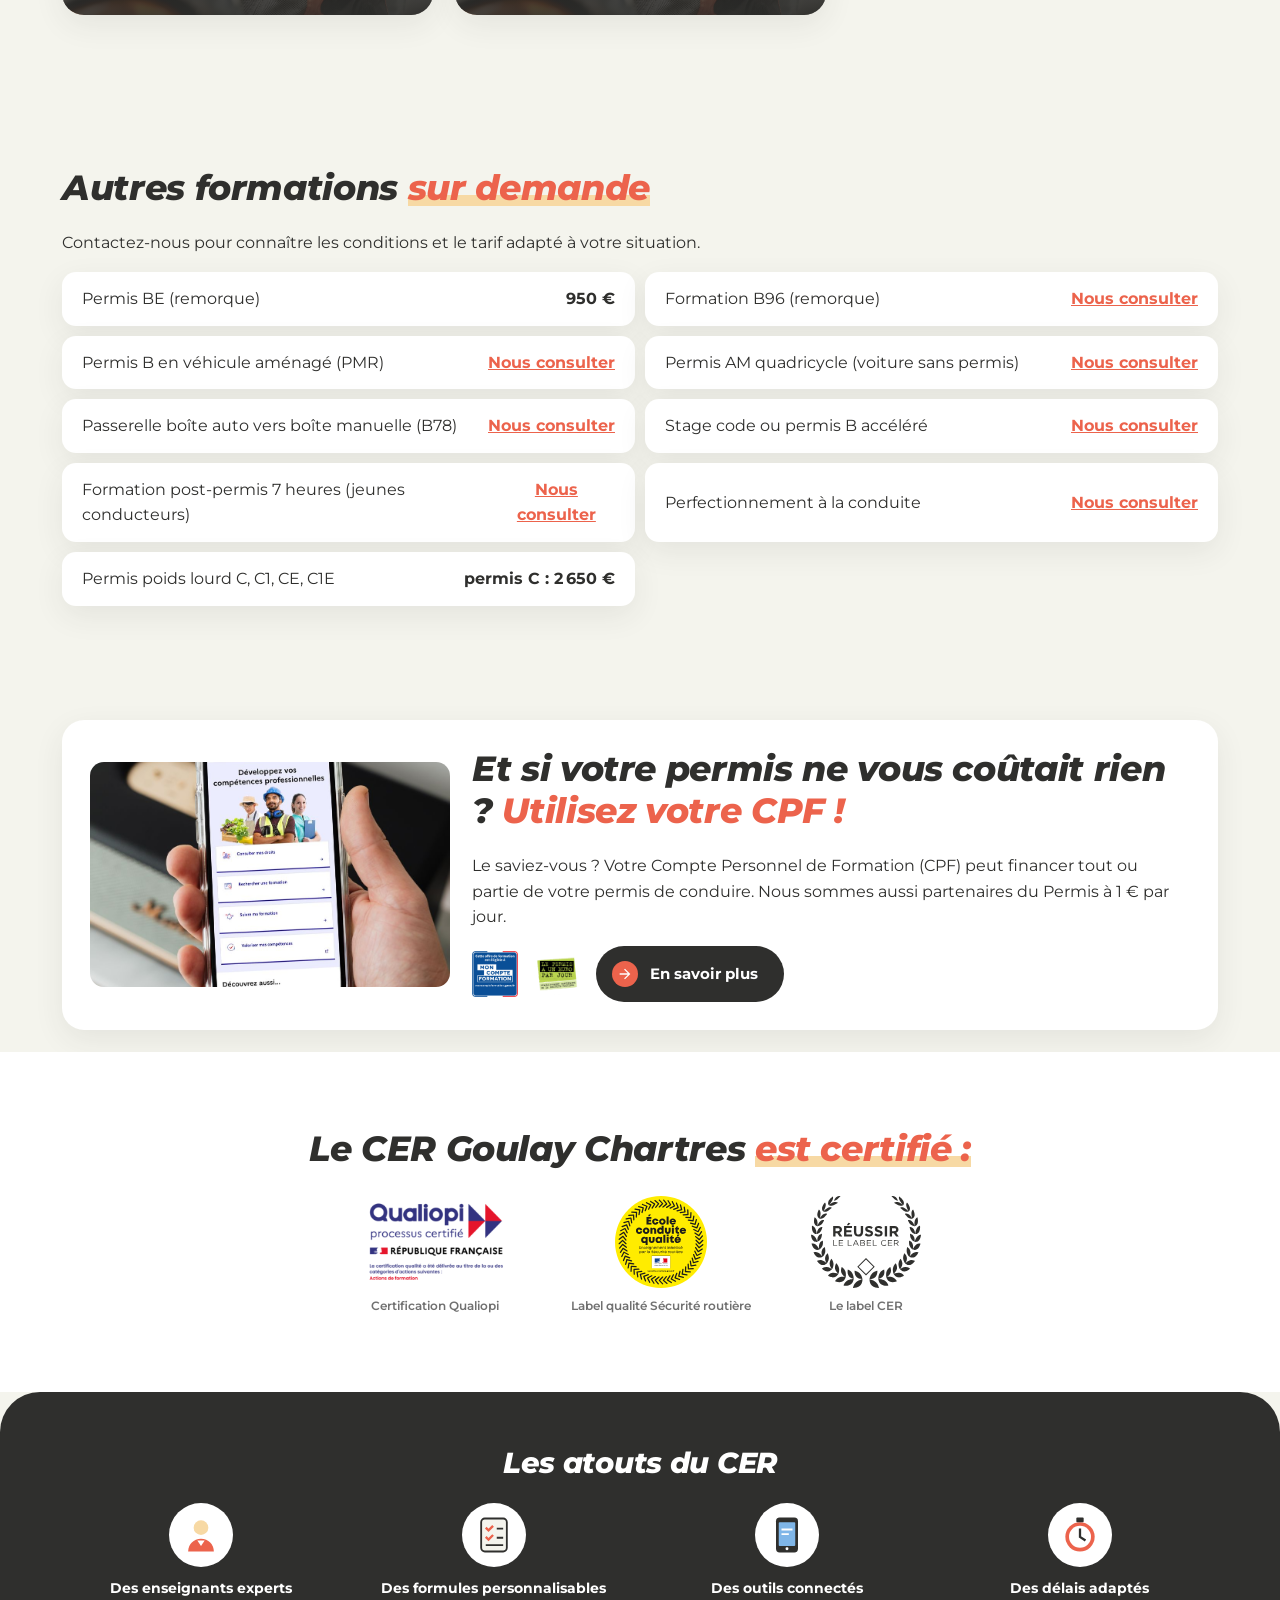
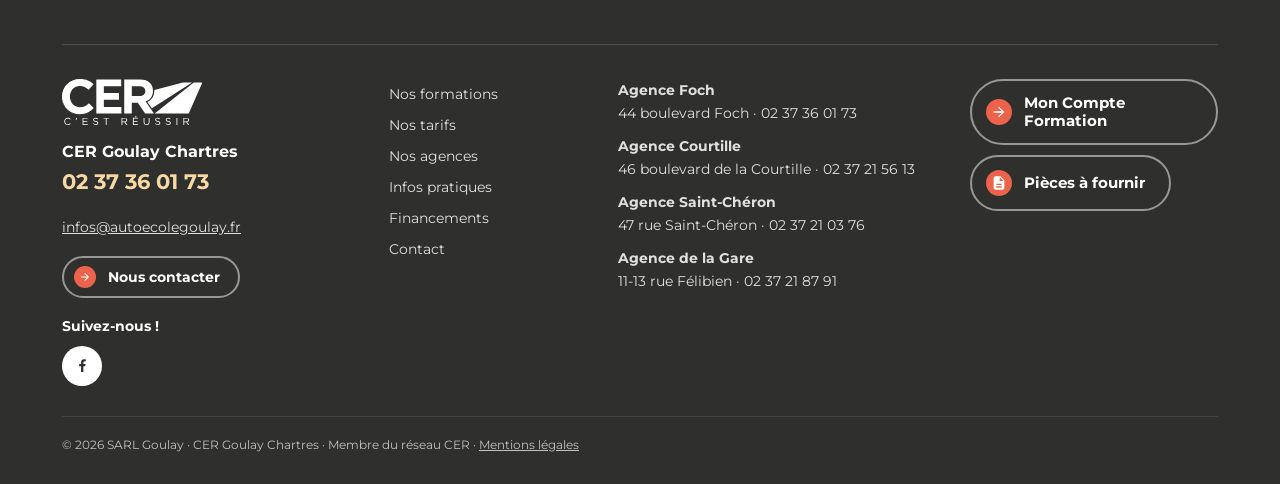
<file: formations.html>
<!doctype html>
<html lang="fr">
<head>
<meta charset="utf-8">
<meta name="robots" content="noindex, nofollow">
<meta name="viewport" content="width=device-width, initial-scale=1">
<title>Nos formations au permis à Chartres – CER Goulay</title>
<meta name="description" content="Toutes les formations de CER Goulay à Chartres : permis B manuel ou automatique, conduite accompagnée ou supervisée, permis AM, moto A1 et A2, formation 125 cm³, passerelle A2 vers A.">
<link rel="canonical" href="https://www.autoecolegoulay.fr/formations.html">
<meta property="og:title" content="Nos formations au permis à Chartres – CER Goulay">
<meta property="og:description" content="Toutes les formations de CER Goulay à Chartres : permis B manuel ou automatique, conduite accompagnée ou supervisée, permis AM, moto A1 et A2, formation 125 cm³, passerelle A2 vers A.">
<meta property="og:type" content="website">
<meta property="og:locale" content="fr_FR">
<meta name="theme-color" content="#2f2f2d">
<link rel="icon" href="assets/favicon.svg" type="image/svg+xml">
<link rel="preconnect" href="https://fonts.googleapis.com">
<link rel="preconnect" href="https://fonts.gstatic.com" crossorigin>
<link rel="stylesheet" href="https://fonts.googleapis.com/css2?family=Montserrat:ital,wght@0,400;0,500;0,600;0,700;0,800;1,700;1,800&display=swap">
<link rel="stylesheet" href="assets/style.css">

</head>
<body>
<a class="skip" href="#contenu">Aller au contenu</a>
<script>document.documentElement.className+=" js"</script>
<div class="progression" aria-hidden="true"></div>
<header class="site-header">
  <div class="wrap header-inner">
    <a class="logo" href="index.html" aria-label="CER Goulay – accueil"><img src="assets/img/cer/logo-cer.svg" alt="CER C'est réussir" width="150" height="38"></a>
    <nav class="main-nav" id="menu" aria-label="Menu principal"><ul><li><a href="formations.html" aria-current="page">Nos formations</a></li><li><a href="tarifs.html">Nos tarifs</a></li><li><a href="tarifs.html#financement">Nos financements</a></li><li><a href="agences.html">Nos agences</a></li><li><a href="infos-pratiques.html">Infos pratiques</a></li><li class="nav-contact"><a href="contact.html">Contact</a></li></ul></nav>
    <div class="header-cta">
      <button class="btn-pill-line hide-md" type="button" data-ouvre="tiroir-rappel">Être rappelé</button>
      <a class="agence-pill" href="tel:+33237360173"><span>CER Goulay Chartres</span><strong>02 37 36 01 73</strong></a>
      <button class="menu-toggle" aria-expanded="false" aria-controls="menu"><span></span><span></span><span></span><span class="sr">Menu</span></button>
    </div>
  </div>
</header>
<main id="contenu">

<section class="hero-wrap"><div class="wrap">
  <div class="hero-panneau page-panneau">
    <div class="hero-texte">
      <nav class="breadcrumb" aria-label="Fil d'Ariane"><a href="index.html">Accueil</a> › <span>Nos formations</span></nav>
      <h1 class="t-cer t-xl">Nos <em>formations</em></h1>
      <p class="lead">Voiture, scooter ou moto : chaque formation est détaillée avec son prix et ce qui est inclus.</p>
    </div>
    <div class="page-illu"><img src="assets/img/cer/personnage-cer-3.svg" alt="" ></div>
  </div>
</div></section>
<section class="section"><div class="wrap">
  <h2 class="sous-titre">Nos permis auto</h2>
  <div class="grille-3"><div class="revele"><a class="tuile-photo" href="formations/permis-b.html">
  <img src="assets/img/reseau/permis-b.jpg" alt="" loading="lazy">
  <span class="tuile-voile"></span>
  <span class="tuile-txt"><strong>Permis B <span class="badge-corail">Éligible CPF</span></strong><span>Boîte manuelle · dès 1 350 €</span></span>
  <span class="tuile-fleche"><svg viewBox="0 0 24 24" aria-hidden="true"><path d="M4 11h12.2l-5.6-5.6L12 4l8 8-8 8-1.4-1.4 5.6-5.6H4z"/></svg></span>
</a></div><div class="revele"><a class="tuile-photo" href="formations/permis-b-boite-automatique.html">
  <img src="assets/img/reseau/conductrice.jpg" alt="" loading="lazy">
  <span class="tuile-voile"></span>
  <span class="tuile-txt"><strong>Permis B <span class="badge-corail">Éligible CPF</span></strong><span>Boîte automatique · dès 1 100 €</span></span>
  <span class="tuile-fleche"><svg viewBox="0 0 24 24" aria-hidden="true"><path d="M4 11h12.2l-5.6-5.6L12 4l8 8-8 8-1.4-1.4 5.6-5.6H4z"/></svg></span>
</a></div><div class="revele"><a class="tuile-photo" href="formations/conduite-accompagnee-supervisee.html">
  <img src="assets/img/reseau/aac.jpg" alt="" loading="lazy">
  <span class="tuile-voile"></span>
  <span class="tuile-txt"><strong>Conduite accompagnée ou supervisée <span class="badge-corail">Éligible CPF</span></strong><span>AAC ou CS · boîte manuelle ou automatique · dès 1 550 €</span></span>
  <span class="tuile-fleche"><svg viewBox="0 0 24 24" aria-hidden="true"><path d="M4 11h12.2l-5.6-5.6L12 4l8 8-8 8-1.4-1.4 5.6-5.6H4z"/></svg></span>
</a></div></div>
</div></section><section class="section"><div class="wrap">
  <h2 class="sous-titre">Nos formations deux-roues</h2>
  <div class="grille-3"><div class="revele"><a class="tuile-photo" href="formations/permis-am.html">
  <img src="assets/img/reseau/am.jpg" alt="" loading="lazy">
  <span class="tuile-voile"></span>
  <span class="tuile-txt"><strong>Permis AM</strong><span>Ex-BSR · scooter 50 cm³ · 300 €</span></span>
  <span class="tuile-fleche"><svg viewBox="0 0 24 24" aria-hidden="true"><path d="M4 11h12.2l-5.6-5.6L12 4l8 8-8 8-1.4-1.4 5.6-5.6H4z"/></svg></span>
</a></div><div class="revele"><a class="tuile-photo" href="formations/permis-moto-a1.html">
  <img src="assets/img/reseau/plateau-moto.jpg" alt="" loading="lazy">
  <span class="tuile-voile"></span>
  <span class="tuile-txt"><strong>Permis moto A1</strong><span>125 cm³ · dès 850 €</span></span>
  <span class="tuile-fleche"><svg viewBox="0 0 24 24" aria-hidden="true"><path d="M4 11h12.2l-5.6-5.6L12 4l8 8-8 8-1.4-1.4 5.6-5.6H4z"/></svg></span>
</a></div><div class="revele"><a class="tuile-photo" href="formations/permis-moto-a2.html">
  <img src="assets/img/reseau/a2.jpg" alt="" loading="lazy">
  <span class="tuile-voile"></span>
  <span class="tuile-txt"><strong>Permis moto A2</strong><span>Motos jusqu'à 35 kW · dès 850 €</span></span>
  <span class="tuile-fleche"><svg viewBox="0 0 24 24" aria-hidden="true"><path d="M4 11h12.2l-5.6-5.6L12 4l8 8-8 8-1.4-1.4 5.6-5.6H4z"/></svg></span>
</a></div><div class="revele"><a class="tuile-photo" href="formations/formation-125.html">
  <img src="assets/img/reseau/passerelle.jpg" alt="" loading="lazy">
  <span class="tuile-voile"></span>
  <span class="tuile-txt"><strong>Formation 125 cm³</strong><span>Formation de 7 heures · 300 €</span></span>
  <span class="tuile-fleche"><svg viewBox="0 0 24 24" aria-hidden="true"><path d="M4 11h12.2l-5.6-5.6L12 4l8 8-8 8-1.4-1.4 5.6-5.6H4z"/></svg></span>
</a></div><div class="revele"><a class="tuile-photo" href="formations/passerelle-a2-a.html">
  <img src="assets/img/reseau/passerelle.jpg" alt="" loading="lazy">
  <span class="tuile-voile"></span>
  <span class="tuile-txt"><strong>Passerelle A2 vers A</strong><span>Formation A2 → A · 300 €</span></span>
  <span class="tuile-fleche"><svg viewBox="0 0 24 24" aria-hidden="true"><path d="M4 11h12.2l-5.6-5.6L12 4l8 8-8 8-1.4-1.4 5.6-5.6H4z"/></svg></span>
</a></div></div>
</div></section>
<section class="section"><div class="wrap">
  <h2 class="t-cer">Autres formations <em>sur demande</em></h2>
  <p>Contactez-nous pour connaître les conditions et le tarif adapté à votre situation.</p>
  <ul class="autres"><li class="revele"><span>Permis BE (remorque)</span><strong>950 €</strong></li><li class="revele"><span>Formation B96 (remorque)</span><button class="lien" type="button" data-ouvre="tiroir-rappel">Nous consulter</button></li><li class="revele"><span>Permis B en véhicule aménagé (PMR)</span><button class="lien" type="button" data-ouvre="tiroir-rappel">Nous consulter</button></li><li class="revele"><span>Permis AM quadricycle (voiture sans permis)</span><button class="lien" type="button" data-ouvre="tiroir-rappel">Nous consulter</button></li><li class="revele"><span>Passerelle boîte auto vers boîte manuelle (B78)</span><button class="lien" type="button" data-ouvre="tiroir-rappel">Nous consulter</button></li><li class="revele"><span>Stage code ou permis B accéléré</span><button class="lien" type="button" data-ouvre="tiroir-rappel">Nous consulter</button></li><li class="revele"><span>Formation post-permis 7 heures (jeunes conducteurs)</span><button class="lien" type="button" data-ouvre="tiroir-rappel">Nous consulter</button></li><li class="revele"><span>Perfectionnement à la conduite</span><button class="lien" type="button" data-ouvre="tiroir-rappel">Nous consulter</button></li><li class="revele"><span>Permis poids lourd C, C1, CE, C1E</span><strong>permis C : 2 650 €</strong></li></ul>
</div></section>
<section class="section-tight"><div class="wrap">
  <div class="carte banniere-cpf revele">
    <img class="cpf-img" src="assets/img/reseau/cpf-mobile.jpg" alt="Application Mon Compte Formation sur téléphone" loading="lazy">
    <div>
      <h2 class="t-cer">Et si votre permis ne vous coûtait rien ? <em>Utilisez votre CPF !</em></h2>
      <p>Le saviez-vous ? Votre Compte Personnel de Formation (CPF) peut financer tout ou partie de votre permis de conduire. Nous sommes aussi partenaires du Permis à 1 € par jour.</p>
      <div class="cpf-pied"><img src="assets/img/reseau/mon-compte-formation.png" alt="Mon Compte Formation" loading="lazy"><img src="assets/img/reseau/permis-1-euro.png" alt="Permis à un euro par jour" loading="lazy"><a class="btn btn-dark" href="tarifs.html#financement" ><svg viewBox="0 0 24 24" aria-hidden="true"><path d="M4 11h12.2l-5.6-5.6L12 4l8 8-8 8-1.4-1.4 5.6-5.6H4z"/></svg><span>En savoir plus</span></a></div>
    </div>
  </div>
</div></section>
<section class="section certifs-section"><div class="wrap">
  <h2 class="t-cer center">Le CER Goulay Chartres <em>est certifié :</em></h2>
  <div class="certifs">
    <figure class="revele"><img src="assets/img/cer/logo-qualiopi.svg" alt="Qualiopi, processus certifié" loading="lazy"><figcaption>Certification Qualiopi</figcaption></figure>
    <figure class="revele"><img src="assets/img/cer/logo-ecole-conduite-qualite.svg" alt="École conduite qualité" loading="lazy"><figcaption>Label qualité Sécurité routière</figcaption></figure>
    <figure class="revele"><img src="assets/img/cer/label-reussir.svg" alt="Réussir, le label CER" loading="lazy"><figcaption>Le label CER</figcaption></figure>
  </div>
</div></section>
</main>
<footer class="site-footer">
  <div class="wrap">
    <h2 class="atouts-titre t-cer">Les atouts du CER</h2>
    <ul class="atouts">
      <li><svg viewBox="0 0 48 48" aria-hidden="true"><circle cx="24" cy="16" r="8" fill="#f7d9a4"/><path d="M10 42c0-8 6-14 14-14s14 6 14 14z" fill="#ec634c"/><path d="M20 30h8l-4 6z" fill="#fff"/></svg><span>Des enseignants experts</span></li>
      <li><svg viewBox="0 0 48 48" aria-hidden="true"><rect x="10" y="6" width="28" height="36" rx="4" fill="#f4f4ed" stroke="#2f2f2d" stroke-width="2"/><path d="m15 16 3 3 5-5M15 26l3 3 5-5" stroke="#ec634c" stroke-width="2.5" fill="none"/><path d="M27 17h7M27 27h7M15 35h19" stroke="#2f2f2d" stroke-width="2"/></svg><span>Des formules personnalisables</span></li>
      <li><svg viewBox="0 0 48 48" aria-hidden="true"><rect x="12" y="5" width="24" height="38" rx="4" fill="#2f2f2d"/><rect x="15" y="10" width="18" height="26" rx="1" fill="#7fb6e8"/><circle cx="24" cy="39" r="1.6" fill="#fff"/><path d="M18 18h12M18 23h8" stroke="#fff" stroke-width="2"/></svg><span>Des outils connectés</span></li>
      <li><svg viewBox="0 0 48 48" aria-hidden="true"><circle cx="24" cy="26" r="16" fill="#ec634c"/><circle cx="24" cy="26" r="12" fill="#fff"/><path d="M24 17v9l6 4" stroke="#2f2f2d" stroke-width="2.5" fill="none"/><rect x="20" y="5" width="8" height="5" rx="1" fill="#2f2f2d"/></svg><span>Des délais adaptés</span></li>
    </ul>
    <div class="footer-grid">
      <div>
        <img class="footer-logo" src="assets/img/cer/logo-cer.svg" alt="CER C'est réussir" width="150" height="38">
        <p class="footer-agence">CER Goulay Chartres<br><a href="tel:+33237360173">02 37 36 01 73</a></p>
        <p><a class="footer-mail" href="mailto:infos@autoecolegoulay.fr">infos@autoecolegoulay.fr</a></p>
        <a class="btn btn-line-light btn-sm" href="contact.html"><svg viewBox="0 0 24 24" aria-hidden="true"><path d="M4 11h12.2l-5.6-5.6L12 4l8 8-8 8-1.4-1.4 5.6-5.6H4z"/></svg><span>Nous contacter</span></a>
        <p class="suivez">Suivez-nous !</p><div class="socials"><a href="https://www.facebook.com/CERgoulay" rel="noopener" aria-label="Facebook"><svg viewBox="0 0 24 24" aria-hidden="true"><path d="M13.5 21v-7.5H16l.4-3h-2.9V8.6c0-.9.3-1.5 1.5-1.5h1.6V4.4c-.3 0-1.2-.1-2.3-.1-2.3 0-3.8 1.4-3.8 3.9v2.3H8v3h2.5V21h3z"/></svg></a></div>
      </div>
      <ul class="footer-links">
        <li><a href="formations.html">Nos formations</a></li>
        <li><a href="tarifs.html">Nos tarifs</a></li>
        <li><a href="agences.html">Nos agences</a></li>
        <li><a href="infos-pratiques.html">Infos pratiques</a></li>
        <li><a href="tarifs.html#financement">Financements</a></li>
        <li><a href="contact.html">Contact</a></li>
      </ul>
      <ul class="footer-agences"><li><strong>Agence Foch</strong><br>44 boulevard Foch · <a href="tel:+33237360173">02 37 36 01 73</a></li><li><strong>Agence Courtille</strong><br>46 boulevard de la Courtille · <a href="tel:+33237215613">02 37 21 56 13</a></li><li><strong>Agence Saint-Chéron</strong><br>47 rue Saint-Chéron · <a href="tel:+33237210376">02 37 21 03 76</a></li><li><strong>Agence de la Gare</strong><br>11-13 rue Félibien · <a href="tel:+33237218791">02 37 21 87 91</a></li></ul>
      <div class="footer-cta">
        <a class="btn btn-line-light" href="https://www.moncompteformation.gouv.fr" rel="noopener" target="_blank"><svg viewBox="0 0 24 24" aria-hidden="true"><path d="M4 11h12.2l-5.6-5.6L12 4l8 8-8 8-1.4-1.4 5.6-5.6H4z"/></svg><span>Mon Compte Formation</span></a>
        <button class="btn btn-line-light" type="button" data-ouvre="tiroir-docs"><svg viewBox="0 0 24 24" aria-hidden="true"><path d="M14 2H6a2 2 0 0 0-2 2v16c0 1.1.9 2 2 2h12a2 2 0 0 0 2-2V8l-6-6zm-1 7V3.5L18.5 9H13zM8 13h8v2H8v-2zm0 4h8v2H8v-2z"/></svg><span>Pièces à fournir</span></button>
      </div>
    </div>
    <p class="footer-bottom">© 2026 SARL Goulay · CER Goulay Chartres · Membre du réseau CER · <a href="mentions-legales.html">Mentions légales</a></p>
  </div>
</footer>
<div class="mobile-bar" role="navigation" aria-label="Actions rapides">
  <a class="bar-btn" href="tel:+33237360173"><svg viewBox="0 0 24 24" aria-hidden="true"><path d="M6.6 10.8a15.1 15.1 0 0 0 6.6 6.6l2.2-2.2c.3-.3.7-.4 1-.2 1.1.4 2.3.6 3.6.6.6 0 1 .4 1 1V20c0 .6-.4 1-1 1A17 17 0 0 1 3 4c0-.6.4-1 1-1h3.5c.6 0 1 .4 1 1 0 1.3.2 2.5.6 3.6.1.3 0 .7-.2 1l-2.3 2.2z"/></svg><span>Appeler</span></a>
  
  <button class="bar-btn bar-primary" type="button" data-ouvre="tiroir-rappel"><svg viewBox="0 0 24 24" aria-hidden="true"><path d="M4 11h12.2l-5.6-5.6L12 4l8 8-8 8-1.4-1.4 5.6-5.6H4z"/></svg><span>Être rappelé</span></button>
</div>

<div class="tiroir" id="tiroir-rappel" role="dialog" aria-modal="true" aria-labelledby="tr-titre" hidden>
  <div class="tiroir-fond" data-ferme></div>
  <div class="tiroir-panneau">
    <button class="tiroir-x" type="button" data-ferme aria-label="Fermer"><svg viewBox="0 0 24 24" aria-hidden="true"><path d="M18.3 5.7 16.9 4.3 12 9.2 7.1 4.3 5.7 5.7l4.9 4.9-4.9 4.9 1.4 1.4 4.9-4.9 4.9 4.9 1.4-1.4-4.9-4.9z"/></svg></button>
    <div class="tiroir-tete"><img src="assets/img/cer/conseiller-2.svg" alt="" width="91" height="78"><div><h2 id="tr-titre" class="t-cer">Vous souhaitez être rappelé(e) ?</h2><p>Pour que nous puissions vous rappeler, indiquez-nous vos disponibilités et vos coordonnées.</p></div></div>
    <form class="js-form form-rappel" action="" method="POST" data-email="infos@autoecolegoulay.fr" data-sujet="Demande de rappel" novalidate>
      <input type="hidden" name="demande" value="Être rappelé">
      <p class="obl">* Champs obligatoires</p>
      <div class="etape"><span class="num">01</span><div class="creneaux"><fieldset><legend>Lundi</legend><label class="puce"><input type="checkbox" name="creneaux" value="Lundi matin"><span>matin</span></label><label class="puce"><input type="checkbox" name="creneaux" value="Lundi après-midi"><span>après-midi</span></label></fieldset><fieldset><legend>Mardi</legend><label class="puce"><input type="checkbox" name="creneaux" value="Mardi matin"><span>matin</span></label><label class="puce"><input type="checkbox" name="creneaux" value="Mardi après-midi"><span>après-midi</span></label></fieldset><fieldset><legend>Mercredi</legend><label class="puce"><input type="checkbox" name="creneaux" value="Mercredi matin"><span>matin</span></label><label class="puce"><input type="checkbox" name="creneaux" value="Mercredi après-midi"><span>après-midi</span></label></fieldset><fieldset><legend>Jeudi</legend><label class="puce"><input type="checkbox" name="creneaux" value="Jeudi matin"><span>matin</span></label><label class="puce"><input type="checkbox" name="creneaux" value="Jeudi après-midi"><span>après-midi</span></label></fieldset><fieldset><legend>Vendredi</legend><label class="puce"><input type="checkbox" name="creneaux" value="Vendredi matin"><span>matin</span></label><label class="puce"><input type="checkbox" name="creneaux" value="Vendredi après-midi"><span>après-midi</span></label></fieldset><fieldset><legend>Samedi</legend><label class="puce"><input type="checkbox" name="creneaux" value="Samedi matin"><span>matin</span></label><label class="puce"><input type="checkbox" name="creneaux" value="Samedi après-midi"><span>après-midi</span></label></fieldset></div></div>
      <div class="etape"><span class="num">02</span><div><p class="etape-titre">Pour quelle formation ? *</p><div class="tuiles">
        <label class="tuile"><input type="radio" name="formation" value="Auto" required><img src="assets/img/cer/permis-b.svg" alt=""><span>Auto</span></label>
        <label class="tuile"><input type="radio" name="formation" value="Moto"><img src="assets/img/cer/permis-a1.svg" alt=""><span>Moto</span></label>
        <label class="tuile"><input type="radio" name="formation" value="Remorque"><img src="assets/img/cer/permis-be.svg" alt=""><span>Remorque</span></label>
        <label class="tuile"><input type="radio" name="formation" value="Autres"><span class="tuile-autre">?</span><span>Autres</span></label>
      </div></div></div>
      <div class="etape"><span class="num">03</span><div class="champs">
        <input name="nom" placeholder="Votre nom*" autocomplete="family-name" required>
        <input name="prenom" placeholder="Votre prénom*" autocomplete="given-name">
        <input name="telephone" type="tel" placeholder="Votre téléphone*" autocomplete="tel" required>
        <input name="email" type="email" placeholder="Votre email" autocomplete="email">
      </div></div>
      <label class="consent"><input type="checkbox" name="consentement" required> En envoyant ce formulaire, j'accepte que mes informations soient utilisées pour être recontacté(e).</label>
      <div class="tiroir-pied"><p class="form-status" role="status" aria-live="polite"></p><button class="btn btn-dark btn-lg" type="submit"><svg viewBox="0 0 24 24" aria-hidden="true"><path d="M4 11h12.2l-5.6-5.6L12 4l8 8-8 8-1.4-1.4 5.6-5.6H4z"/></svg><span>Envoyez</span></button></div>
    </form>
  </div>
</div>
<div class="tiroir" id="tiroir-docs" role="dialog" aria-modal="true" aria-labelledby="td-titre" hidden>
  <div class="tiroir-fond" data-ferme></div>
  <div class="tiroir-panneau">
    <button class="tiroir-x" type="button" data-ferme aria-label="Fermer"><svg viewBox="0 0 24 24" aria-hidden="true"><path d="M18.3 5.7 16.9 4.3 12 9.2 7.1 4.3 5.7 5.7l4.9 4.9-4.9 4.9 1.4 1.4 4.9-4.9 4.9 4.9 1.4-1.4-4.9-4.9z"/></svg></button>
    <h2 id="td-titre" class="t-cer">Les pièces à fournir pour constituer votre dossier d'inscription</h2>
    <div class="doc-bloc"><img src="assets/img/cer/permis-b.svg" alt=""><h3>Tous les permis</h3></div>
    <ul class="puces"><li>Copie recto verso de la carte d'identité du candidat, et du permis si une catégorie est déjà obtenue</li><li>Pour les mineurs : copie recto verso de la carte d'identité du représentant légal</li><li>Attestation d'hébergement manuscrite, signée par l'hébergeant et le candidat</li><li>Copie de l'ASSR 2 (obligatoire pour l'édition du permis)</li><li>Copie de l'attestation de recensement ou de la JAPD</li><li>Un justificatif de domicile de moins de 3 mois</li><li>4 photos d'identité ANTS (photos numériques avec signature certifiée)</li><li>5 timbres d'affranchissement postal</li></ul>
    <p class="muted">Un doute sur un document ? Appelez-nous au <a href="tel:+33237360173">02 37 36 01 73</a>.</p>
  </div>
</div>
<script src="assets/main.js" defer></script>
</body>
</html>
</file>
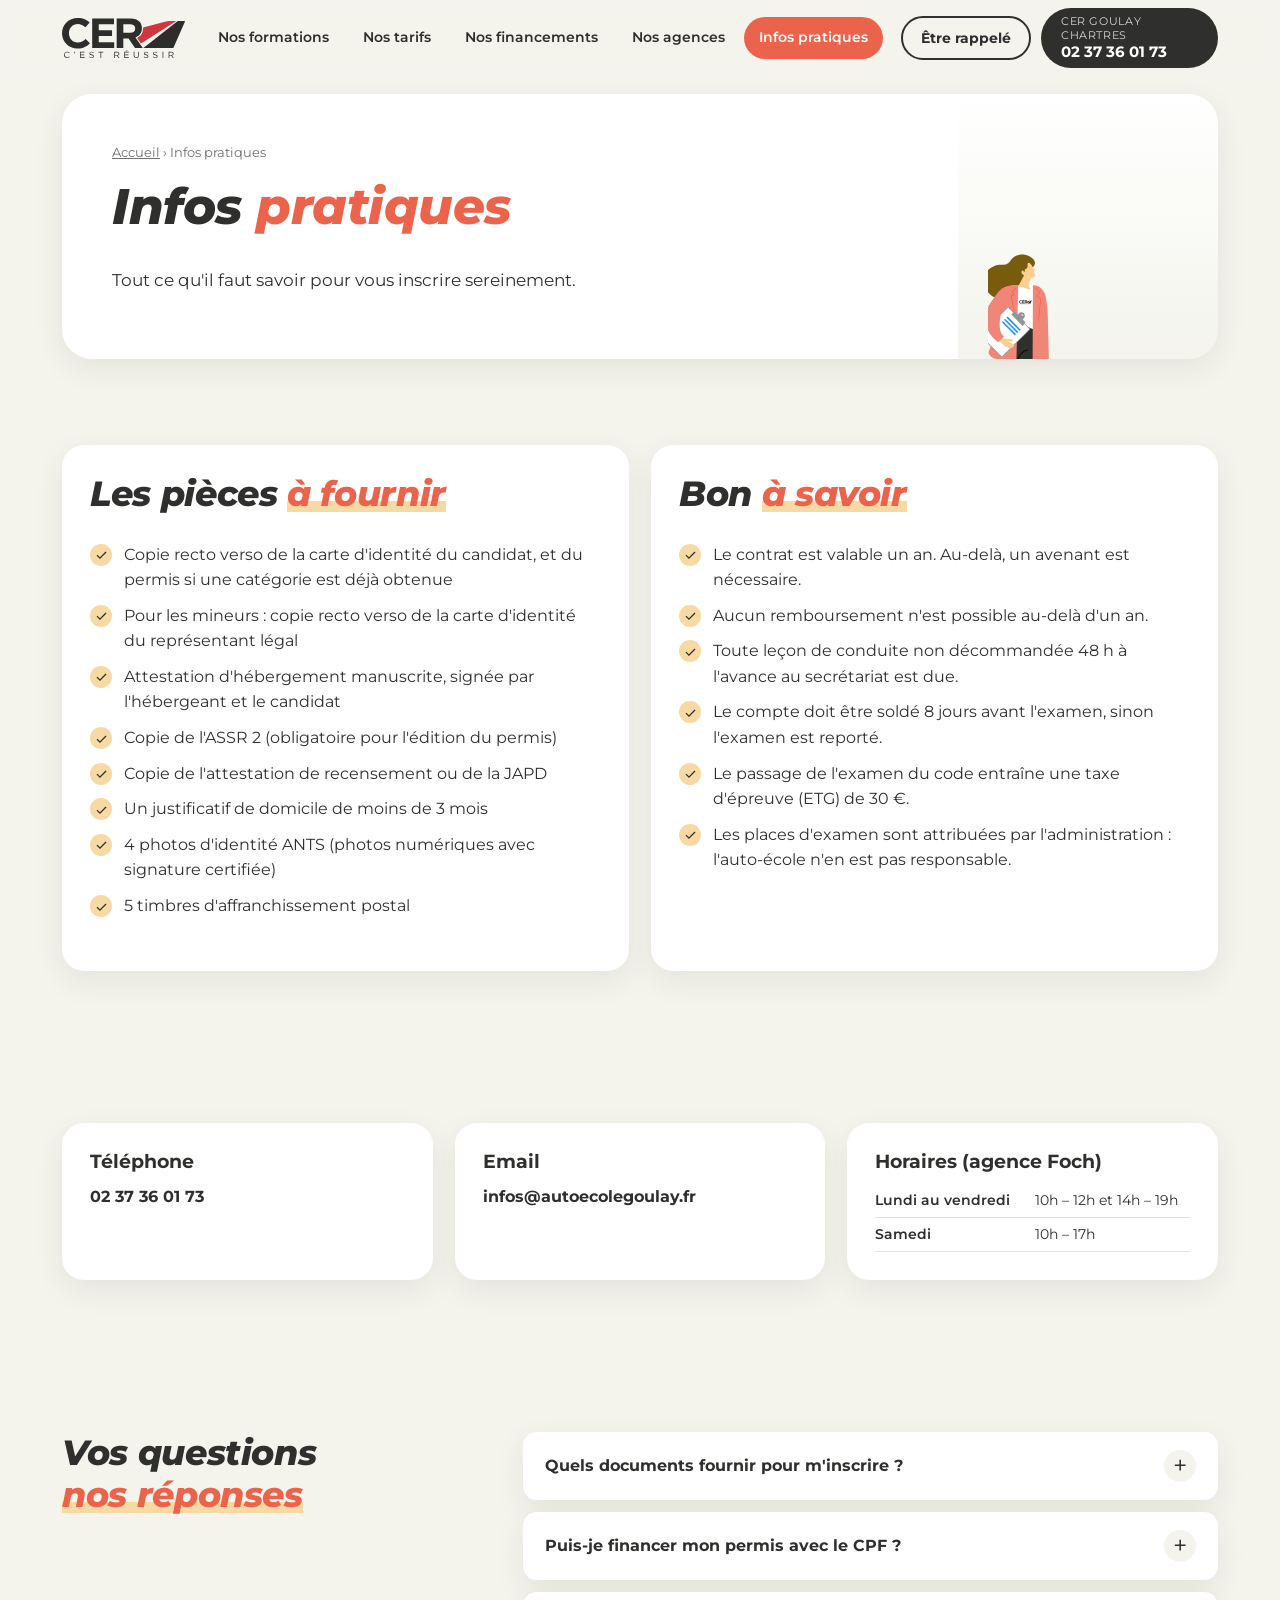
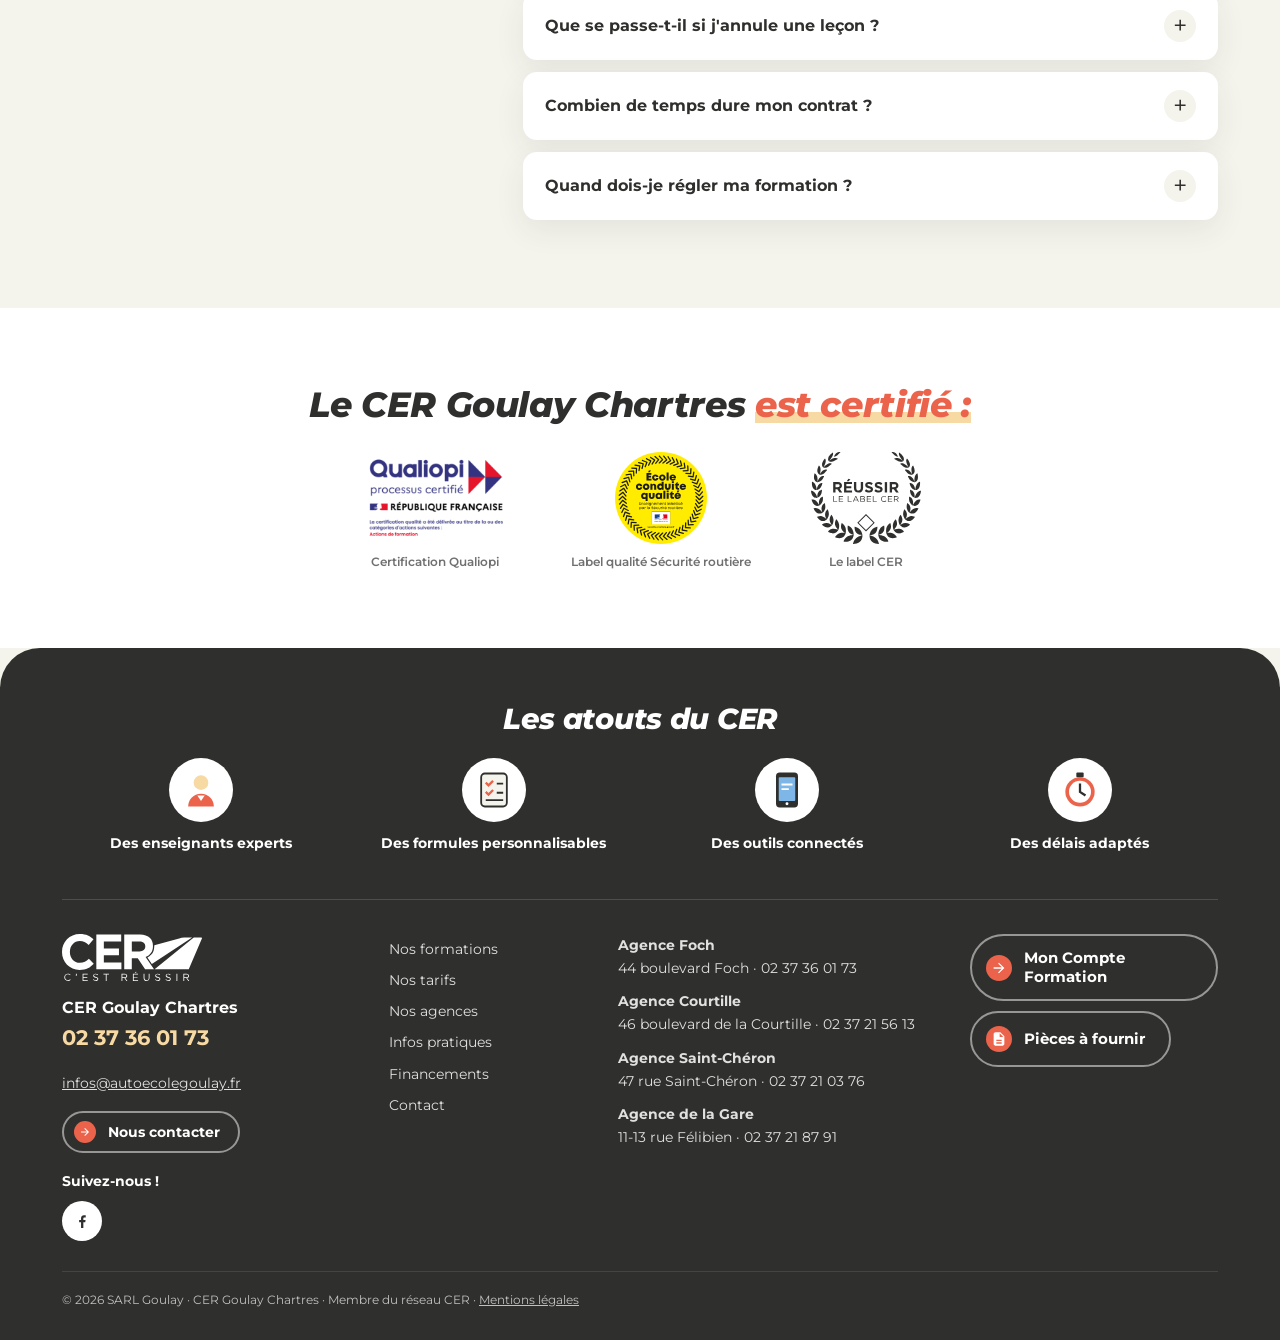
<file: infos-pratiques.html>
<!doctype html>
<html lang="fr">
<head>
<meta charset="utf-8">
<meta name="robots" content="noindex, nofollow">
<meta name="viewport" content="width=device-width, initial-scale=1">
<title>Inscription : documents à fournir – CER Goulay Chartres</title>
<meta name="description" content="Les pièces à fournir pour vous inscrire chez CER Goulay à Chartres, les conditions du contrat et nos coordonnées.">
<link rel="canonical" href="https://www.autoecolegoulay.fr/infos-pratiques.html">
<meta property="og:title" content="Inscription : documents à fournir – CER Goulay Chartres">
<meta property="og:description" content="Les pièces à fournir pour vous inscrire chez CER Goulay à Chartres, les conditions du contrat et nos coordonnées.">
<meta property="og:type" content="website">
<meta property="og:locale" content="fr_FR">
<meta name="theme-color" content="#2f2f2d">
<link rel="icon" href="assets/favicon.svg" type="image/svg+xml">
<link rel="preconnect" href="https://fonts.googleapis.com">
<link rel="preconnect" href="https://fonts.gstatic.com" crossorigin>
<link rel="stylesheet" href="https://fonts.googleapis.com/css2?family=Montserrat:ital,wght@0,400;0,500;0,600;0,700;0,800;1,700;1,800&display=swap">
<link rel="stylesheet" href="assets/style.css">

</head>
<body>
<a class="skip" href="#contenu">Aller au contenu</a>
<script>document.documentElement.className+=" js"</script>
<div class="progression" aria-hidden="true"></div>
<header class="site-header">
  <div class="wrap header-inner">
    <a class="logo" href="index.html" aria-label="CER Goulay – accueil"><img src="assets/img/cer/logo-cer.svg" alt="CER C'est réussir" width="150" height="38"></a>
    <nav class="main-nav" id="menu" aria-label="Menu principal"><ul><li><a href="formations.html">Nos formations</a></li><li><a href="tarifs.html">Nos tarifs</a></li><li><a href="tarifs.html#financement">Nos financements</a></li><li><a href="agences.html">Nos agences</a></li><li><a href="infos-pratiques.html" aria-current="page">Infos pratiques</a></li><li class="nav-contact"><a href="contact.html">Contact</a></li></ul></nav>
    <div class="header-cta">
      <button class="btn-pill-line hide-md" type="button" data-ouvre="tiroir-rappel">Être rappelé</button>
      <a class="agence-pill" href="tel:+33237360173"><span>CER Goulay Chartres</span><strong>02 37 36 01 73</strong></a>
      <button class="menu-toggle" aria-expanded="false" aria-controls="menu"><span></span><span></span><span></span><span class="sr">Menu</span></button>
    </div>
  </div>
</header>
<main id="contenu">

<section class="hero-wrap"><div class="wrap">
  <div class="hero-panneau page-panneau">
    <div class="hero-texte">
      <nav class="breadcrumb" aria-label="Fil d'Ariane"><a href="index.html">Accueil</a> › <span>Infos pratiques</span></nav>
      <h1 class="t-cer t-xl">Infos <em>pratiques</em></h1>
      <p class="lead">Tout ce qu'il faut savoir pour vous inscrire sereinement.</p>
    </div>
    <div class="page-illu"><img src="assets/img/cer/conseiller.svg" alt="" ></div>
  </div>
</div></section>
<section class="section"><div class="wrap grille-2">
  <div class="carte pad revele"><h2 class="t-cer">Les pièces <em>à fournir</em></h2><ul class="puces"><li>Copie recto verso de la carte d'identité du candidat, et du permis si une catégorie est déjà obtenue</li><li>Pour les mineurs : copie recto verso de la carte d'identité du représentant légal</li><li>Attestation d'hébergement manuscrite, signée par l'hébergeant et le candidat</li><li>Copie de l'ASSR 2 (obligatoire pour l'édition du permis)</li><li>Copie de l'attestation de recensement ou de la JAPD</li><li>Un justificatif de domicile de moins de 3 mois</li><li>4 photos d'identité ANTS (photos numériques avec signature certifiée)</li><li>5 timbres d'affranchissement postal</li></ul></div>
  <div class="carte pad revele"><h2 class="t-cer">Bon <em>à savoir</em></h2><ul class="puces"><li>Le contrat est valable un an. Au-delà, un avenant est nécessaire.</li><li>Aucun remboursement n'est possible au-delà d'un an.</li><li>Toute leçon de conduite non décommandée 48 h à l'avance au secrétariat est due.</li><li>Le compte doit être soldé 8 jours avant l'examen, sinon l'examen est reporté.</li><li>Le passage de l'examen du code entraîne une taxe d'épreuve (ETG) de 30 €.</li><li>Les places d'examen sont attribuées par l'administration : l'auto-école n'en est pas responsable.</li></ul></div>
</div></section>
<section class="section"><div class="wrap grille-3">
  <div class="carte pad revele"><h3>Téléphone</h3><p><a class="lien-fort" href="tel:+33237360173">02 37 36 01 73</a></p></div>
  <div class="carte pad revele"><h3>Email</h3><p><a class="lien-fort" href="mailto:infos@autoecolegoulay.fr">infos@autoecolegoulay.fr</a></p></div>
  <div class="carte pad revele"><h3>Horaires (agence Foch)</h3><table class="hours"><tbody><tr><th scope="row">Lundi au vendredi</th><td>10h – 12h et 14h – 19h</td></tr><tr><th scope="row">Samedi</th><td>10h – 17h</td></tr></tbody></table></div>
</div></section>
<section class="section faq-section"><div class="wrap faq-grid">
  <h2 class="t-cer">Vos questions<br><em>nos réponses</em></h2>
  <div class="faq"><details><summary>Quels documents fournir pour m'inscrire ?<span class="faq-plus"><svg viewBox="0 0 24 24" aria-hidden="true"><path d="M11 5h2v6h6v2h-6v6h-2v-6H5v-2h6z"/></svg></span></summary><div class="faq-r"><p>Copie recto verso de la carte d'identité du candidat, et du permis si une catégorie est déjà obtenue, Pour les mineurs : copie recto verso de la carte d'identité du représentant légal, Attestation d'hébergement manuscrite, signée par l'hébergeant et le candidat… <button class="lien" type="button" data-ouvre="tiroir-docs">Voir la liste complète</button></p></div></details><details><summary>Puis-je financer mon permis avec le CPF ?<span class="faq-plus"><svg viewBox="0 0 24 24" aria-hidden="true"><path d="M11 5h2v6h6v2h-6v6h-2v-6H5v-2h6z"/></svg></span></summary><div class="faq-r"><p>Oui : nos formations au permis B sont éligibles au CPF. Nous sommes aussi partenaires du Permis à 1 € par jour et acceptons les financements France Travail.</p></div></details><details><summary>Que se passe-t-il si j'annule une leçon ?<span class="faq-plus"><svg viewBox="0 0 24 24" aria-hidden="true"><path d="M11 5h2v6h6v2h-6v6h-2v-6H5v-2h6z"/></svg></span></summary><div class="faq-r"><p>Toute leçon de conduite non décommandée 48 h à l'avance au secrétariat est due.</p></div></details><details><summary>Combien de temps dure mon contrat ?<span class="faq-plus"><svg viewBox="0 0 24 24" aria-hidden="true"><path d="M11 5h2v6h6v2h-6v6h-2v-6H5v-2h6z"/></svg></span></summary><div class="faq-r"><p>Le contrat est valable un an. Au-delà, un avenant est nécessaire.</p></div></details><details><summary>Quand dois-je régler ma formation ?<span class="faq-plus"><svg viewBox="0 0 24 24" aria-hidden="true"><path d="M11 5h2v6h6v2h-6v6h-2v-6H5v-2h6z"/></svg></span></summary><div class="faq-r"><p>Le compte doit être soldé 8 jours avant l'examen. Le paiement peut être étalé : demandez-nous les modalités.</p></div></details></div>
</div></section>
<section class="section certifs-section"><div class="wrap">
  <h2 class="t-cer center">Le CER Goulay Chartres <em>est certifié :</em></h2>
  <div class="certifs">
    <figure class="revele"><img src="assets/img/cer/logo-qualiopi.svg" alt="Qualiopi, processus certifié" loading="lazy"><figcaption>Certification Qualiopi</figcaption></figure>
    <figure class="revele"><img src="assets/img/cer/logo-ecole-conduite-qualite.svg" alt="École conduite qualité" loading="lazy"><figcaption>Label qualité Sécurité routière</figcaption></figure>
    <figure class="revele"><img src="assets/img/cer/label-reussir.svg" alt="Réussir, le label CER" loading="lazy"><figcaption>Le label CER</figcaption></figure>
  </div>
</div></section>
</main>
<footer class="site-footer">
  <div class="wrap">
    <h2 class="atouts-titre t-cer">Les atouts du CER</h2>
    <ul class="atouts">
      <li><svg viewBox="0 0 48 48" aria-hidden="true"><circle cx="24" cy="16" r="8" fill="#f7d9a4"/><path d="M10 42c0-8 6-14 14-14s14 6 14 14z" fill="#ec634c"/><path d="M20 30h8l-4 6z" fill="#fff"/></svg><span>Des enseignants experts</span></li>
      <li><svg viewBox="0 0 48 48" aria-hidden="true"><rect x="10" y="6" width="28" height="36" rx="4" fill="#f4f4ed" stroke="#2f2f2d" stroke-width="2"/><path d="m15 16 3 3 5-5M15 26l3 3 5-5" stroke="#ec634c" stroke-width="2.5" fill="none"/><path d="M27 17h7M27 27h7M15 35h19" stroke="#2f2f2d" stroke-width="2"/></svg><span>Des formules personnalisables</span></li>
      <li><svg viewBox="0 0 48 48" aria-hidden="true"><rect x="12" y="5" width="24" height="38" rx="4" fill="#2f2f2d"/><rect x="15" y="10" width="18" height="26" rx="1" fill="#7fb6e8"/><circle cx="24" cy="39" r="1.6" fill="#fff"/><path d="M18 18h12M18 23h8" stroke="#fff" stroke-width="2"/></svg><span>Des outils connectés</span></li>
      <li><svg viewBox="0 0 48 48" aria-hidden="true"><circle cx="24" cy="26" r="16" fill="#ec634c"/><circle cx="24" cy="26" r="12" fill="#fff"/><path d="M24 17v9l6 4" stroke="#2f2f2d" stroke-width="2.5" fill="none"/><rect x="20" y="5" width="8" height="5" rx="1" fill="#2f2f2d"/></svg><span>Des délais adaptés</span></li>
    </ul>
    <div class="footer-grid">
      <div>
        <img class="footer-logo" src="assets/img/cer/logo-cer.svg" alt="CER C'est réussir" width="150" height="38">
        <p class="footer-agence">CER Goulay Chartres<br><a href="tel:+33237360173">02 37 36 01 73</a></p>
        <p><a class="footer-mail" href="mailto:infos@autoecolegoulay.fr">infos@autoecolegoulay.fr</a></p>
        <a class="btn btn-line-light btn-sm" href="contact.html"><svg viewBox="0 0 24 24" aria-hidden="true"><path d="M4 11h12.2l-5.6-5.6L12 4l8 8-8 8-1.4-1.4 5.6-5.6H4z"/></svg><span>Nous contacter</span></a>
        <p class="suivez">Suivez-nous !</p><div class="socials"><a href="https://www.facebook.com/CERgoulay" rel="noopener" aria-label="Facebook"><svg viewBox="0 0 24 24" aria-hidden="true"><path d="M13.5 21v-7.5H16l.4-3h-2.9V8.6c0-.9.3-1.5 1.5-1.5h1.6V4.4c-.3 0-1.2-.1-2.3-.1-2.3 0-3.8 1.4-3.8 3.9v2.3H8v3h2.5V21h3z"/></svg></a></div>
      </div>
      <ul class="footer-links">
        <li><a href="formations.html">Nos formations</a></li>
        <li><a href="tarifs.html">Nos tarifs</a></li>
        <li><a href="agences.html">Nos agences</a></li>
        <li><a href="infos-pratiques.html">Infos pratiques</a></li>
        <li><a href="tarifs.html#financement">Financements</a></li>
        <li><a href="contact.html">Contact</a></li>
      </ul>
      <ul class="footer-agences"><li><strong>Agence Foch</strong><br>44 boulevard Foch · <a href="tel:+33237360173">02 37 36 01 73</a></li><li><strong>Agence Courtille</strong><br>46 boulevard de la Courtille · <a href="tel:+33237215613">02 37 21 56 13</a></li><li><strong>Agence Saint-Chéron</strong><br>47 rue Saint-Chéron · <a href="tel:+33237210376">02 37 21 03 76</a></li><li><strong>Agence de la Gare</strong><br>11-13 rue Félibien · <a href="tel:+33237218791">02 37 21 87 91</a></li></ul>
      <div class="footer-cta">
        <a class="btn btn-line-light" href="https://www.moncompteformation.gouv.fr" rel="noopener" target="_blank"><svg viewBox="0 0 24 24" aria-hidden="true"><path d="M4 11h12.2l-5.6-5.6L12 4l8 8-8 8-1.4-1.4 5.6-5.6H4z"/></svg><span>Mon Compte Formation</span></a>
        <button class="btn btn-line-light" type="button" data-ouvre="tiroir-docs"><svg viewBox="0 0 24 24" aria-hidden="true"><path d="M14 2H6a2 2 0 0 0-2 2v16c0 1.1.9 2 2 2h12a2 2 0 0 0 2-2V8l-6-6zm-1 7V3.5L18.5 9H13zM8 13h8v2H8v-2zm0 4h8v2H8v-2z"/></svg><span>Pièces à fournir</span></button>
      </div>
    </div>
    <p class="footer-bottom">© 2026 SARL Goulay · CER Goulay Chartres · Membre du réseau CER · <a href="mentions-legales.html">Mentions légales</a></p>
  </div>
</footer>
<div class="mobile-bar" role="navigation" aria-label="Actions rapides">
  <a class="bar-btn" href="tel:+33237360173"><svg viewBox="0 0 24 24" aria-hidden="true"><path d="M6.6 10.8a15.1 15.1 0 0 0 6.6 6.6l2.2-2.2c.3-.3.7-.4 1-.2 1.1.4 2.3.6 3.6.6.6 0 1 .4 1 1V20c0 .6-.4 1-1 1A17 17 0 0 1 3 4c0-.6.4-1 1-1h3.5c.6 0 1 .4 1 1 0 1.3.2 2.5.6 3.6.1.3 0 .7-.2 1l-2.3 2.2z"/></svg><span>Appeler</span></a>
  
  <button class="bar-btn bar-primary" type="button" data-ouvre="tiroir-rappel"><svg viewBox="0 0 24 24" aria-hidden="true"><path d="M4 11h12.2l-5.6-5.6L12 4l8 8-8 8-1.4-1.4 5.6-5.6H4z"/></svg><span>Être rappelé</span></button>
</div>

<div class="tiroir" id="tiroir-rappel" role="dialog" aria-modal="true" aria-labelledby="tr-titre" hidden>
  <div class="tiroir-fond" data-ferme></div>
  <div class="tiroir-panneau">
    <button class="tiroir-x" type="button" data-ferme aria-label="Fermer"><svg viewBox="0 0 24 24" aria-hidden="true"><path d="M18.3 5.7 16.9 4.3 12 9.2 7.1 4.3 5.7 5.7l4.9 4.9-4.9 4.9 1.4 1.4 4.9-4.9 4.9 4.9 1.4-1.4-4.9-4.9z"/></svg></button>
    <div class="tiroir-tete"><img src="assets/img/cer/conseiller-2.svg" alt="" width="91" height="78"><div><h2 id="tr-titre" class="t-cer">Vous souhaitez être rappelé(e) ?</h2><p>Pour que nous puissions vous rappeler, indiquez-nous vos disponibilités et vos coordonnées.</p></div></div>
    <form class="js-form form-rappel" action="" method="POST" data-email="infos@autoecolegoulay.fr" data-sujet="Demande de rappel" novalidate>
      <input type="hidden" name="demande" value="Être rappelé">
      <p class="obl">* Champs obligatoires</p>
      <div class="etape"><span class="num">01</span><div class="creneaux"><fieldset><legend>Lundi</legend><label class="puce"><input type="checkbox" name="creneaux" value="Lundi matin"><span>matin</span></label><label class="puce"><input type="checkbox" name="creneaux" value="Lundi après-midi"><span>après-midi</span></label></fieldset><fieldset><legend>Mardi</legend><label class="puce"><input type="checkbox" name="creneaux" value="Mardi matin"><span>matin</span></label><label class="puce"><input type="checkbox" name="creneaux" value="Mardi après-midi"><span>après-midi</span></label></fieldset><fieldset><legend>Mercredi</legend><label class="puce"><input type="checkbox" name="creneaux" value="Mercredi matin"><span>matin</span></label><label class="puce"><input type="checkbox" name="creneaux" value="Mercredi après-midi"><span>après-midi</span></label></fieldset><fieldset><legend>Jeudi</legend><label class="puce"><input type="checkbox" name="creneaux" value="Jeudi matin"><span>matin</span></label><label class="puce"><input type="checkbox" name="creneaux" value="Jeudi après-midi"><span>après-midi</span></label></fieldset><fieldset><legend>Vendredi</legend><label class="puce"><input type="checkbox" name="creneaux" value="Vendredi matin"><span>matin</span></label><label class="puce"><input type="checkbox" name="creneaux" value="Vendredi après-midi"><span>après-midi</span></label></fieldset><fieldset><legend>Samedi</legend><label class="puce"><input type="checkbox" name="creneaux" value="Samedi matin"><span>matin</span></label><label class="puce"><input type="checkbox" name="creneaux" value="Samedi après-midi"><span>après-midi</span></label></fieldset></div></div>
      <div class="etape"><span class="num">02</span><div><p class="etape-titre">Pour quelle formation ? *</p><div class="tuiles">
        <label class="tuile"><input type="radio" name="formation" value="Auto" required><img src="assets/img/cer/permis-b.svg" alt=""><span>Auto</span></label>
        <label class="tuile"><input type="radio" name="formation" value="Moto"><img src="assets/img/cer/permis-a1.svg" alt=""><span>Moto</span></label>
        <label class="tuile"><input type="radio" name="formation" value="Remorque"><img src="assets/img/cer/permis-be.svg" alt=""><span>Remorque</span></label>
        <label class="tuile"><input type="radio" name="formation" value="Autres"><span class="tuile-autre">?</span><span>Autres</span></label>
      </div></div></div>
      <div class="etape"><span class="num">03</span><div class="champs">
        <input name="nom" placeholder="Votre nom*" autocomplete="family-name" required>
        <input name="prenom" placeholder="Votre prénom*" autocomplete="given-name">
        <input name="telephone" type="tel" placeholder="Votre téléphone*" autocomplete="tel" required>
        <input name="email" type="email" placeholder="Votre email" autocomplete="email">
      </div></div>
      <label class="consent"><input type="checkbox" name="consentement" required> En envoyant ce formulaire, j'accepte que mes informations soient utilisées pour être recontacté(e).</label>
      <div class="tiroir-pied"><p class="form-status" role="status" aria-live="polite"></p><button class="btn btn-dark btn-lg" type="submit"><svg viewBox="0 0 24 24" aria-hidden="true"><path d="M4 11h12.2l-5.6-5.6L12 4l8 8-8 8-1.4-1.4 5.6-5.6H4z"/></svg><span>Envoyez</span></button></div>
    </form>
  </div>
</div>
<div class="tiroir" id="tiroir-docs" role="dialog" aria-modal="true" aria-labelledby="td-titre" hidden>
  <div class="tiroir-fond" data-ferme></div>
  <div class="tiroir-panneau">
    <button class="tiroir-x" type="button" data-ferme aria-label="Fermer"><svg viewBox="0 0 24 24" aria-hidden="true"><path d="M18.3 5.7 16.9 4.3 12 9.2 7.1 4.3 5.7 5.7l4.9 4.9-4.9 4.9 1.4 1.4 4.9-4.9 4.9 4.9 1.4-1.4-4.9-4.9z"/></svg></button>
    <h2 id="td-titre" class="t-cer">Les pièces à fournir pour constituer votre dossier d'inscription</h2>
    <div class="doc-bloc"><img src="assets/img/cer/permis-b.svg" alt=""><h3>Tous les permis</h3></div>
    <ul class="puces"><li>Copie recto verso de la carte d'identité du candidat, et du permis si une catégorie est déjà obtenue</li><li>Pour les mineurs : copie recto verso de la carte d'identité du représentant légal</li><li>Attestation d'hébergement manuscrite, signée par l'hébergeant et le candidat</li><li>Copie de l'ASSR 2 (obligatoire pour l'édition du permis)</li><li>Copie de l'attestation de recensement ou de la JAPD</li><li>Un justificatif de domicile de moins de 3 mois</li><li>4 photos d'identité ANTS (photos numériques avec signature certifiée)</li><li>5 timbres d'affranchissement postal</li></ul>
    <p class="muted">Un doute sur un document ? Appelez-nous au <a href="tel:+33237360173">02 37 36 01 73</a>.</p>
  </div>
</div>
<script src="assets/main.js" defer></script>
</body>
</html>
</file>
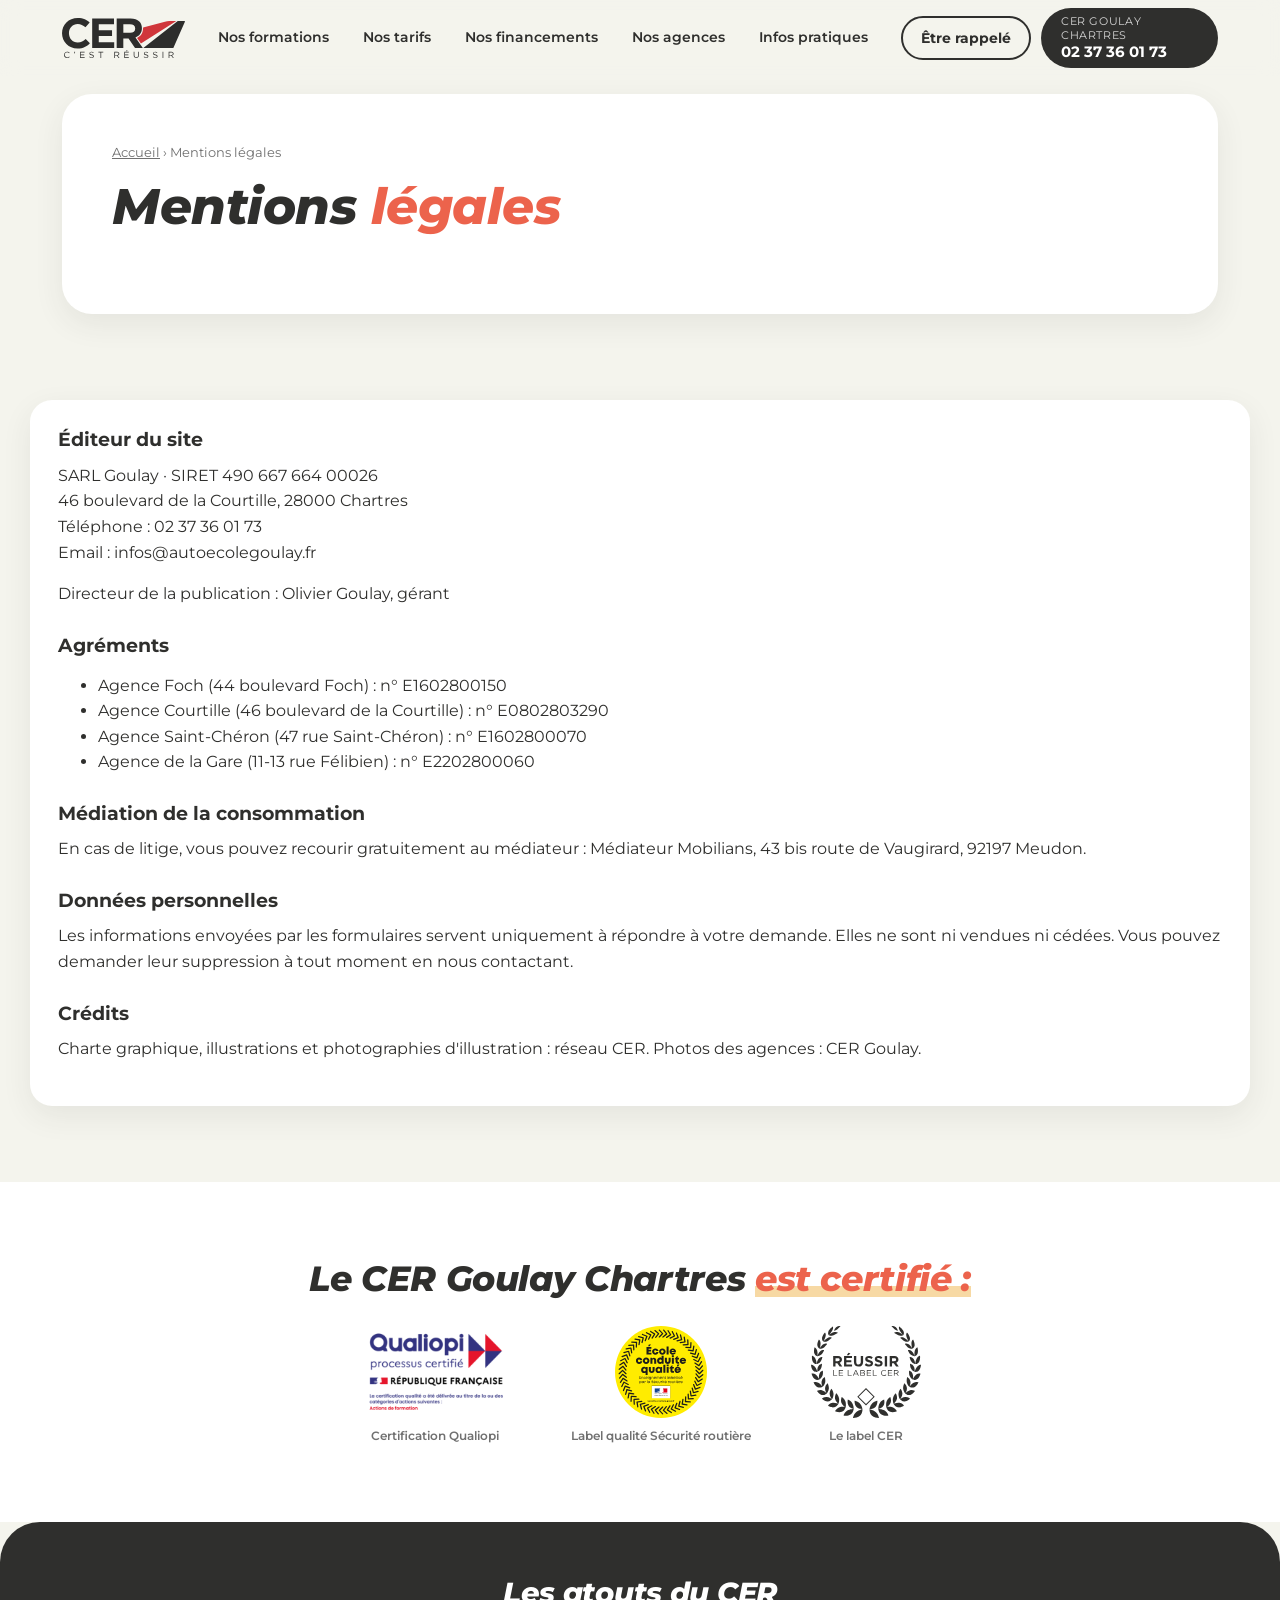
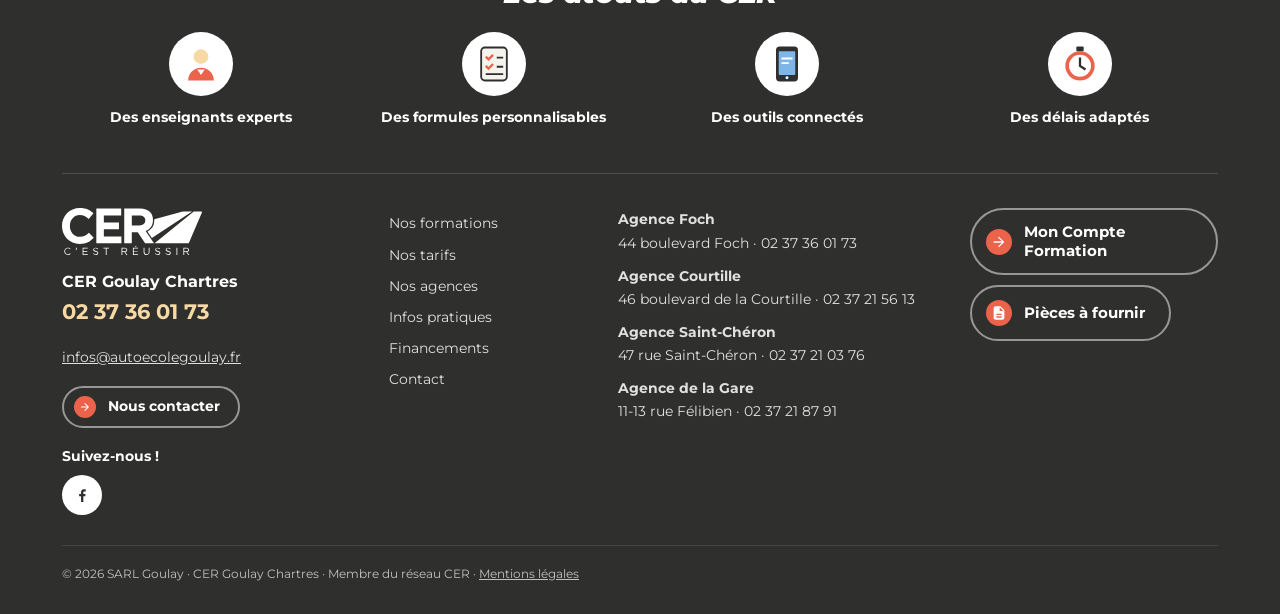
<file: mentions-legales.html>
<!doctype html>
<html lang="fr">
<head>
<meta charset="utf-8">
<meta name="robots" content="noindex, nofollow">
<meta name="viewport" content="width=device-width, initial-scale=1">
<title>Mentions légales – CER Goulay</title>
<meta name="description" content="Mentions légales du site CER Goulay.">
<link rel="canonical" href="https://www.autoecolegoulay.fr/mentions-legales.html">
<meta property="og:title" content="Mentions légales – CER Goulay">
<meta property="og:description" content="Mentions légales du site CER Goulay.">
<meta property="og:type" content="website">
<meta property="og:locale" content="fr_FR">
<meta name="theme-color" content="#2f2f2d">
<link rel="icon" href="assets/favicon.svg" type="image/svg+xml">
<link rel="preconnect" href="https://fonts.googleapis.com">
<link rel="preconnect" href="https://fonts.gstatic.com" crossorigin>
<link rel="stylesheet" href="https://fonts.googleapis.com/css2?family=Montserrat:ital,wght@0,400;0,500;0,600;0,700;0,800;1,700;1,800&display=swap">
<link rel="stylesheet" href="assets/style.css">

</head>
<body>
<a class="skip" href="#contenu">Aller au contenu</a>
<script>document.documentElement.className+=" js"</script>
<div class="progression" aria-hidden="true"></div>
<header class="site-header">
  <div class="wrap header-inner">
    <a class="logo" href="index.html" aria-label="CER Goulay – accueil"><img src="assets/img/cer/logo-cer.svg" alt="CER C'est réussir" width="150" height="38"></a>
    <nav class="main-nav" id="menu" aria-label="Menu principal"><ul><li><a href="formations.html">Nos formations</a></li><li><a href="tarifs.html">Nos tarifs</a></li><li><a href="tarifs.html#financement">Nos financements</a></li><li><a href="agences.html">Nos agences</a></li><li><a href="infos-pratiques.html">Infos pratiques</a></li><li class="nav-contact"><a href="contact.html">Contact</a></li></ul></nav>
    <div class="header-cta">
      <button class="btn-pill-line hide-md" type="button" data-ouvre="tiroir-rappel">Être rappelé</button>
      <a class="agence-pill" href="tel:+33237360173"><span>CER Goulay Chartres</span><strong>02 37 36 01 73</strong></a>
      <button class="menu-toggle" aria-expanded="false" aria-controls="menu"><span></span><span></span><span></span><span class="sr">Menu</span></button>
    </div>
  </div>
</header>
<main id="contenu">

<section class="hero-wrap"><div class="wrap">
  <div class="hero-panneau page-panneau">
    <div class="hero-texte">
      <nav class="breadcrumb" aria-label="Fil d'Ariane"><a href="index.html">Accueil</a> › <span>Mentions légales</span></nav>
      <h1 class="t-cer t-xl">Mentions <em>légales</em></h1>
      
    </div>
    
  </div>
</div></section>
<section class="section"><div class="wrap prose carte pad">
  <h2>Éditeur du site</h2>
  <p>SARL Goulay · SIRET 490 667 664 00026<br>46 boulevard de la Courtille, 28000 Chartres<br>Téléphone : 02 37 36 01 73<br>Email : infos@autoecolegoulay.fr</p>
  <p>Directeur de la publication : Olivier Goulay, gérant</p>
  <h2>Agréments</h2>
  <ul><li>Agence Foch (44 boulevard Foch) : n° E1602800150</li><li>Agence Courtille (46 boulevard de la Courtille) : n° E0802803290</li><li>Agence Saint-Chéron (47 rue Saint-Chéron) : n° E1602800070</li><li>Agence de la Gare (11-13 rue Félibien) : n° E2202800060</li></ul>
  
  <h2>Médiation de la consommation</h2>
  <p>En cas de litige, vous pouvez recourir gratuitement au médiateur : Médiateur Mobilians, 43 bis route de Vaugirard, 92197 Meudon.</p>
  <h2>Données personnelles</h2>
  <p>Les informations envoyées par les formulaires servent uniquement à répondre à votre demande. Elles ne sont ni vendues ni cédées. Vous pouvez demander leur suppression à tout moment en nous contactant.</p>
  <h2>Crédits</h2>
  <p>Charte graphique, illustrations et photographies d'illustration : réseau CER. Photos des agences : CER Goulay.</p>
</div></section>
<section class="section certifs-section"><div class="wrap">
  <h2 class="t-cer center">Le CER Goulay Chartres <em>est certifié :</em></h2>
  <div class="certifs">
    <figure class="revele"><img src="assets/img/cer/logo-qualiopi.svg" alt="Qualiopi, processus certifié" loading="lazy"><figcaption>Certification Qualiopi</figcaption></figure>
    <figure class="revele"><img src="assets/img/cer/logo-ecole-conduite-qualite.svg" alt="École conduite qualité" loading="lazy"><figcaption>Label qualité Sécurité routière</figcaption></figure>
    <figure class="revele"><img src="assets/img/cer/label-reussir.svg" alt="Réussir, le label CER" loading="lazy"><figcaption>Le label CER</figcaption></figure>
  </div>
</div></section>
</main>
<footer class="site-footer">
  <div class="wrap">
    <h2 class="atouts-titre t-cer">Les atouts du CER</h2>
    <ul class="atouts">
      <li><svg viewBox="0 0 48 48" aria-hidden="true"><circle cx="24" cy="16" r="8" fill="#f7d9a4"/><path d="M10 42c0-8 6-14 14-14s14 6 14 14z" fill="#ec634c"/><path d="M20 30h8l-4 6z" fill="#fff"/></svg><span>Des enseignants experts</span></li>
      <li><svg viewBox="0 0 48 48" aria-hidden="true"><rect x="10" y="6" width="28" height="36" rx="4" fill="#f4f4ed" stroke="#2f2f2d" stroke-width="2"/><path d="m15 16 3 3 5-5M15 26l3 3 5-5" stroke="#ec634c" stroke-width="2.5" fill="none"/><path d="M27 17h7M27 27h7M15 35h19" stroke="#2f2f2d" stroke-width="2"/></svg><span>Des formules personnalisables</span></li>
      <li><svg viewBox="0 0 48 48" aria-hidden="true"><rect x="12" y="5" width="24" height="38" rx="4" fill="#2f2f2d"/><rect x="15" y="10" width="18" height="26" rx="1" fill="#7fb6e8"/><circle cx="24" cy="39" r="1.6" fill="#fff"/><path d="M18 18h12M18 23h8" stroke="#fff" stroke-width="2"/></svg><span>Des outils connectés</span></li>
      <li><svg viewBox="0 0 48 48" aria-hidden="true"><circle cx="24" cy="26" r="16" fill="#ec634c"/><circle cx="24" cy="26" r="12" fill="#fff"/><path d="M24 17v9l6 4" stroke="#2f2f2d" stroke-width="2.5" fill="none"/><rect x="20" y="5" width="8" height="5" rx="1" fill="#2f2f2d"/></svg><span>Des délais adaptés</span></li>
    </ul>
    <div class="footer-grid">
      <div>
        <img class="footer-logo" src="assets/img/cer/logo-cer.svg" alt="CER C'est réussir" width="150" height="38">
        <p class="footer-agence">CER Goulay Chartres<br><a href="tel:+33237360173">02 37 36 01 73</a></p>
        <p><a class="footer-mail" href="mailto:infos@autoecolegoulay.fr">infos@autoecolegoulay.fr</a></p>
        <a class="btn btn-line-light btn-sm" href="contact.html"><svg viewBox="0 0 24 24" aria-hidden="true"><path d="M4 11h12.2l-5.6-5.6L12 4l8 8-8 8-1.4-1.4 5.6-5.6H4z"/></svg><span>Nous contacter</span></a>
        <p class="suivez">Suivez-nous !</p><div class="socials"><a href="https://www.facebook.com/CERgoulay" rel="noopener" aria-label="Facebook"><svg viewBox="0 0 24 24" aria-hidden="true"><path d="M13.5 21v-7.5H16l.4-3h-2.9V8.6c0-.9.3-1.5 1.5-1.5h1.6V4.4c-.3 0-1.2-.1-2.3-.1-2.3 0-3.8 1.4-3.8 3.9v2.3H8v3h2.5V21h3z"/></svg></a></div>
      </div>
      <ul class="footer-links">
        <li><a href="formations.html">Nos formations</a></li>
        <li><a href="tarifs.html">Nos tarifs</a></li>
        <li><a href="agences.html">Nos agences</a></li>
        <li><a href="infos-pratiques.html">Infos pratiques</a></li>
        <li><a href="tarifs.html#financement">Financements</a></li>
        <li><a href="contact.html">Contact</a></li>
      </ul>
      <ul class="footer-agences"><li><strong>Agence Foch</strong><br>44 boulevard Foch · <a href="tel:+33237360173">02 37 36 01 73</a></li><li><strong>Agence Courtille</strong><br>46 boulevard de la Courtille · <a href="tel:+33237215613">02 37 21 56 13</a></li><li><strong>Agence Saint-Chéron</strong><br>47 rue Saint-Chéron · <a href="tel:+33237210376">02 37 21 03 76</a></li><li><strong>Agence de la Gare</strong><br>11-13 rue Félibien · <a href="tel:+33237218791">02 37 21 87 91</a></li></ul>
      <div class="footer-cta">
        <a class="btn btn-line-light" href="https://www.moncompteformation.gouv.fr" rel="noopener" target="_blank"><svg viewBox="0 0 24 24" aria-hidden="true"><path d="M4 11h12.2l-5.6-5.6L12 4l8 8-8 8-1.4-1.4 5.6-5.6H4z"/></svg><span>Mon Compte Formation</span></a>
        <button class="btn btn-line-light" type="button" data-ouvre="tiroir-docs"><svg viewBox="0 0 24 24" aria-hidden="true"><path d="M14 2H6a2 2 0 0 0-2 2v16c0 1.1.9 2 2 2h12a2 2 0 0 0 2-2V8l-6-6zm-1 7V3.5L18.5 9H13zM8 13h8v2H8v-2zm0 4h8v2H8v-2z"/></svg><span>Pièces à fournir</span></button>
      </div>
    </div>
    <p class="footer-bottom">© 2026 SARL Goulay · CER Goulay Chartres · Membre du réseau CER · <a href="mentions-legales.html">Mentions légales</a></p>
  </div>
</footer>
<div class="mobile-bar" role="navigation" aria-label="Actions rapides">
  <a class="bar-btn" href="tel:+33237360173"><svg viewBox="0 0 24 24" aria-hidden="true"><path d="M6.6 10.8a15.1 15.1 0 0 0 6.6 6.6l2.2-2.2c.3-.3.7-.4 1-.2 1.1.4 2.3.6 3.6.6.6 0 1 .4 1 1V20c0 .6-.4 1-1 1A17 17 0 0 1 3 4c0-.6.4-1 1-1h3.5c.6 0 1 .4 1 1 0 1.3.2 2.5.6 3.6.1.3 0 .7-.2 1l-2.3 2.2z"/></svg><span>Appeler</span></a>
  
  <button class="bar-btn bar-primary" type="button" data-ouvre="tiroir-rappel"><svg viewBox="0 0 24 24" aria-hidden="true"><path d="M4 11h12.2l-5.6-5.6L12 4l8 8-8 8-1.4-1.4 5.6-5.6H4z"/></svg><span>Être rappelé</span></button>
</div>

<div class="tiroir" id="tiroir-rappel" role="dialog" aria-modal="true" aria-labelledby="tr-titre" hidden>
  <div class="tiroir-fond" data-ferme></div>
  <div class="tiroir-panneau">
    <button class="tiroir-x" type="button" data-ferme aria-label="Fermer"><svg viewBox="0 0 24 24" aria-hidden="true"><path d="M18.3 5.7 16.9 4.3 12 9.2 7.1 4.3 5.7 5.7l4.9 4.9-4.9 4.9 1.4 1.4 4.9-4.9 4.9 4.9 1.4-1.4-4.9-4.9z"/></svg></button>
    <div class="tiroir-tete"><img src="assets/img/cer/conseiller-2.svg" alt="" width="91" height="78"><div><h2 id="tr-titre" class="t-cer">Vous souhaitez être rappelé(e) ?</h2><p>Pour que nous puissions vous rappeler, indiquez-nous vos disponibilités et vos coordonnées.</p></div></div>
    <form class="js-form form-rappel" action="" method="POST" data-email="infos@autoecolegoulay.fr" data-sujet="Demande de rappel" novalidate>
      <input type="hidden" name="demande" value="Être rappelé">
      <p class="obl">* Champs obligatoires</p>
      <div class="etape"><span class="num">01</span><div class="creneaux"><fieldset><legend>Lundi</legend><label class="puce"><input type="checkbox" name="creneaux" value="Lundi matin"><span>matin</span></label><label class="puce"><input type="checkbox" name="creneaux" value="Lundi après-midi"><span>après-midi</span></label></fieldset><fieldset><legend>Mardi</legend><label class="puce"><input type="checkbox" name="creneaux" value="Mardi matin"><span>matin</span></label><label class="puce"><input type="checkbox" name="creneaux" value="Mardi après-midi"><span>après-midi</span></label></fieldset><fieldset><legend>Mercredi</legend><label class="puce"><input type="checkbox" name="creneaux" value="Mercredi matin"><span>matin</span></label><label class="puce"><input type="checkbox" name="creneaux" value="Mercredi après-midi"><span>après-midi</span></label></fieldset><fieldset><legend>Jeudi</legend><label class="puce"><input type="checkbox" name="creneaux" value="Jeudi matin"><span>matin</span></label><label class="puce"><input type="checkbox" name="creneaux" value="Jeudi après-midi"><span>après-midi</span></label></fieldset><fieldset><legend>Vendredi</legend><label class="puce"><input type="checkbox" name="creneaux" value="Vendredi matin"><span>matin</span></label><label class="puce"><input type="checkbox" name="creneaux" value="Vendredi après-midi"><span>après-midi</span></label></fieldset><fieldset><legend>Samedi</legend><label class="puce"><input type="checkbox" name="creneaux" value="Samedi matin"><span>matin</span></label><label class="puce"><input type="checkbox" name="creneaux" value="Samedi après-midi"><span>après-midi</span></label></fieldset></div></div>
      <div class="etape"><span class="num">02</span><div><p class="etape-titre">Pour quelle formation ? *</p><div class="tuiles">
        <label class="tuile"><input type="radio" name="formation" value="Auto" required><img src="assets/img/cer/permis-b.svg" alt=""><span>Auto</span></label>
        <label class="tuile"><input type="radio" name="formation" value="Moto"><img src="assets/img/cer/permis-a1.svg" alt=""><span>Moto</span></label>
        <label class="tuile"><input type="radio" name="formation" value="Remorque"><img src="assets/img/cer/permis-be.svg" alt=""><span>Remorque</span></label>
        <label class="tuile"><input type="radio" name="formation" value="Autres"><span class="tuile-autre">?</span><span>Autres</span></label>
      </div></div></div>
      <div class="etape"><span class="num">03</span><div class="champs">
        <input name="nom" placeholder="Votre nom*" autocomplete="family-name" required>
        <input name="prenom" placeholder="Votre prénom*" autocomplete="given-name">
        <input name="telephone" type="tel" placeholder="Votre téléphone*" autocomplete="tel" required>
        <input name="email" type="email" placeholder="Votre email" autocomplete="email">
      </div></div>
      <label class="consent"><input type="checkbox" name="consentement" required> En envoyant ce formulaire, j'accepte que mes informations soient utilisées pour être recontacté(e).</label>
      <div class="tiroir-pied"><p class="form-status" role="status" aria-live="polite"></p><button class="btn btn-dark btn-lg" type="submit"><svg viewBox="0 0 24 24" aria-hidden="true"><path d="M4 11h12.2l-5.6-5.6L12 4l8 8-8 8-1.4-1.4 5.6-5.6H4z"/></svg><span>Envoyez</span></button></div>
    </form>
  </div>
</div>
<div class="tiroir" id="tiroir-docs" role="dialog" aria-modal="true" aria-labelledby="td-titre" hidden>
  <div class="tiroir-fond" data-ferme></div>
  <div class="tiroir-panneau">
    <button class="tiroir-x" type="button" data-ferme aria-label="Fermer"><svg viewBox="0 0 24 24" aria-hidden="true"><path d="M18.3 5.7 16.9 4.3 12 9.2 7.1 4.3 5.7 5.7l4.9 4.9-4.9 4.9 1.4 1.4 4.9-4.9 4.9 4.9 1.4-1.4-4.9-4.9z"/></svg></button>
    <h2 id="td-titre" class="t-cer">Les pièces à fournir pour constituer votre dossier d'inscription</h2>
    <div class="doc-bloc"><img src="assets/img/cer/permis-b.svg" alt=""><h3>Tous les permis</h3></div>
    <ul class="puces"><li>Copie recto verso de la carte d'identité du candidat, et du permis si une catégorie est déjà obtenue</li><li>Pour les mineurs : copie recto verso de la carte d'identité du représentant légal</li><li>Attestation d'hébergement manuscrite, signée par l'hébergeant et le candidat</li><li>Copie de l'ASSR 2 (obligatoire pour l'édition du permis)</li><li>Copie de l'attestation de recensement ou de la JAPD</li><li>Un justificatif de domicile de moins de 3 mois</li><li>4 photos d'identité ANTS (photos numériques avec signature certifiée)</li><li>5 timbres d'affranchissement postal</li></ul>
    <p class="muted">Un doute sur un document ? Appelez-nous au <a href="tel:+33237360173">02 37 36 01 73</a>.</p>
  </div>
</div>
<script src="assets/main.js" defer></script>
</body>
</html>
</file>
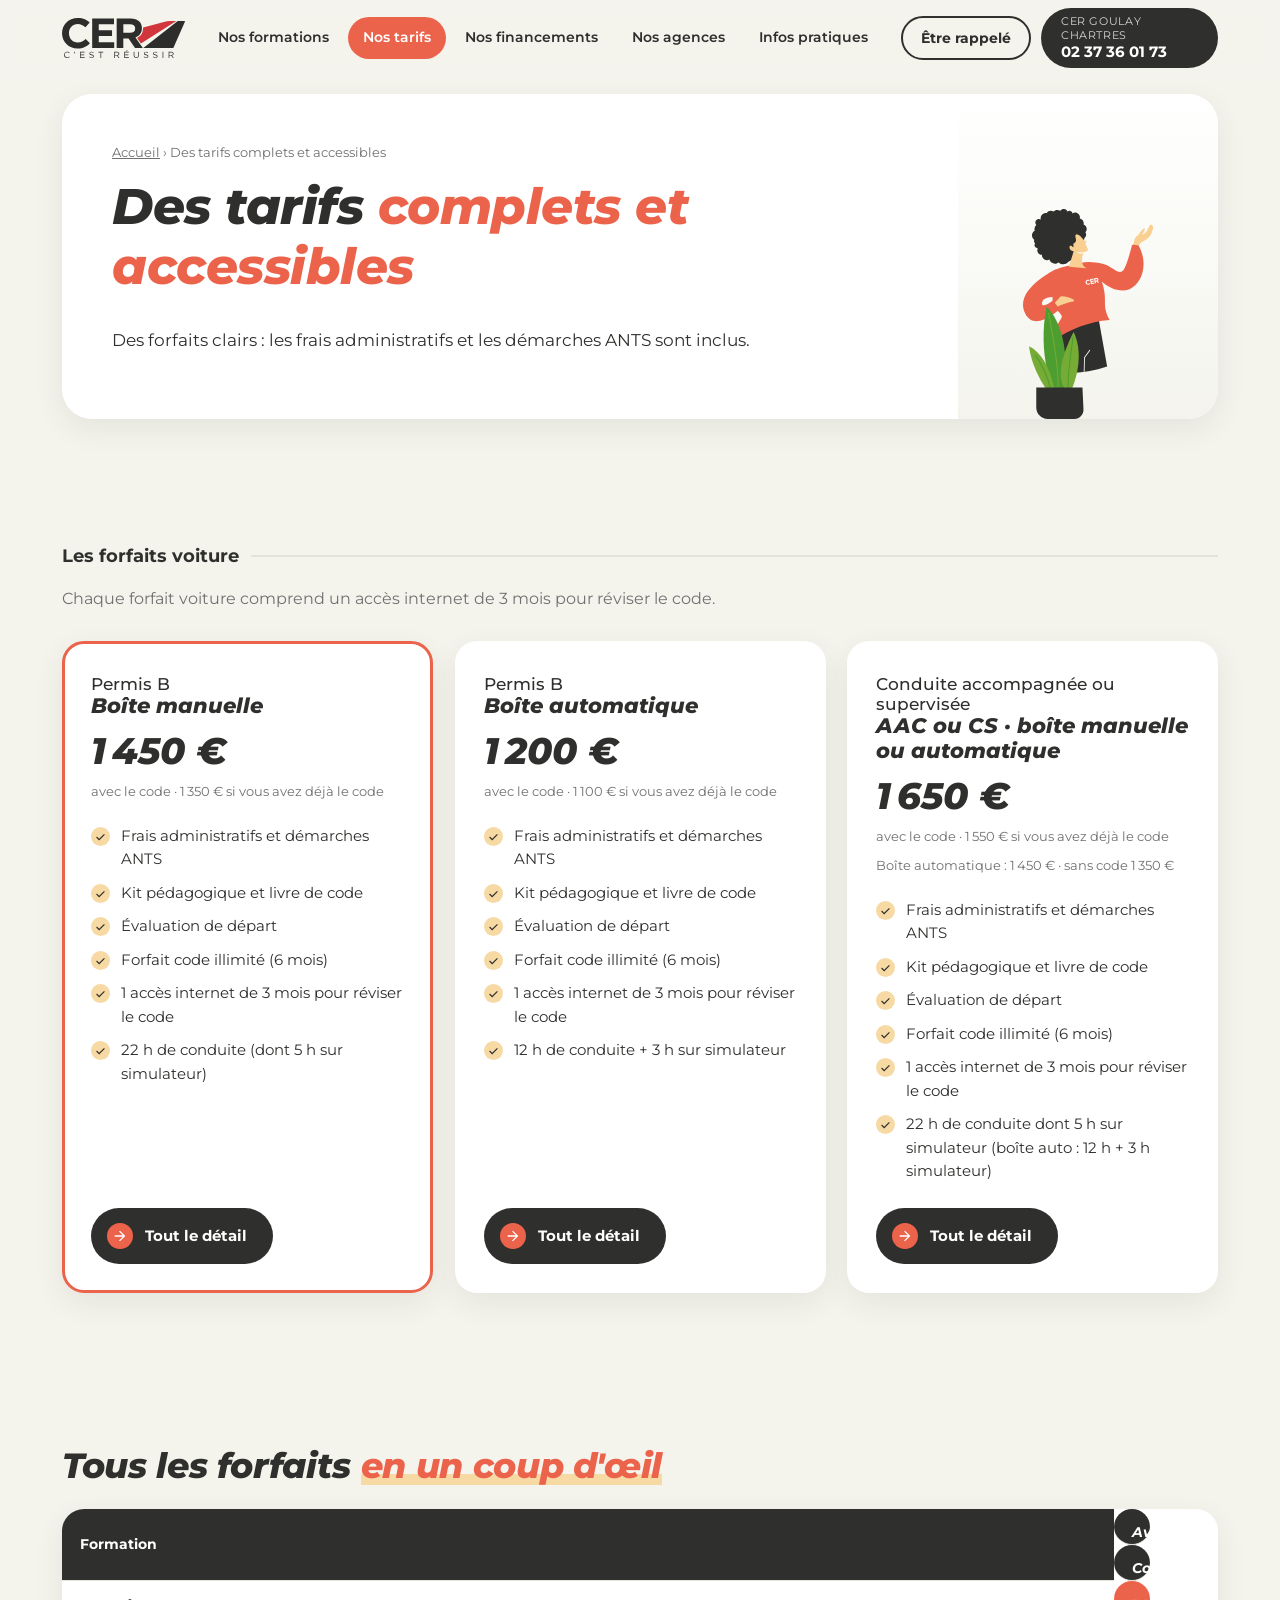
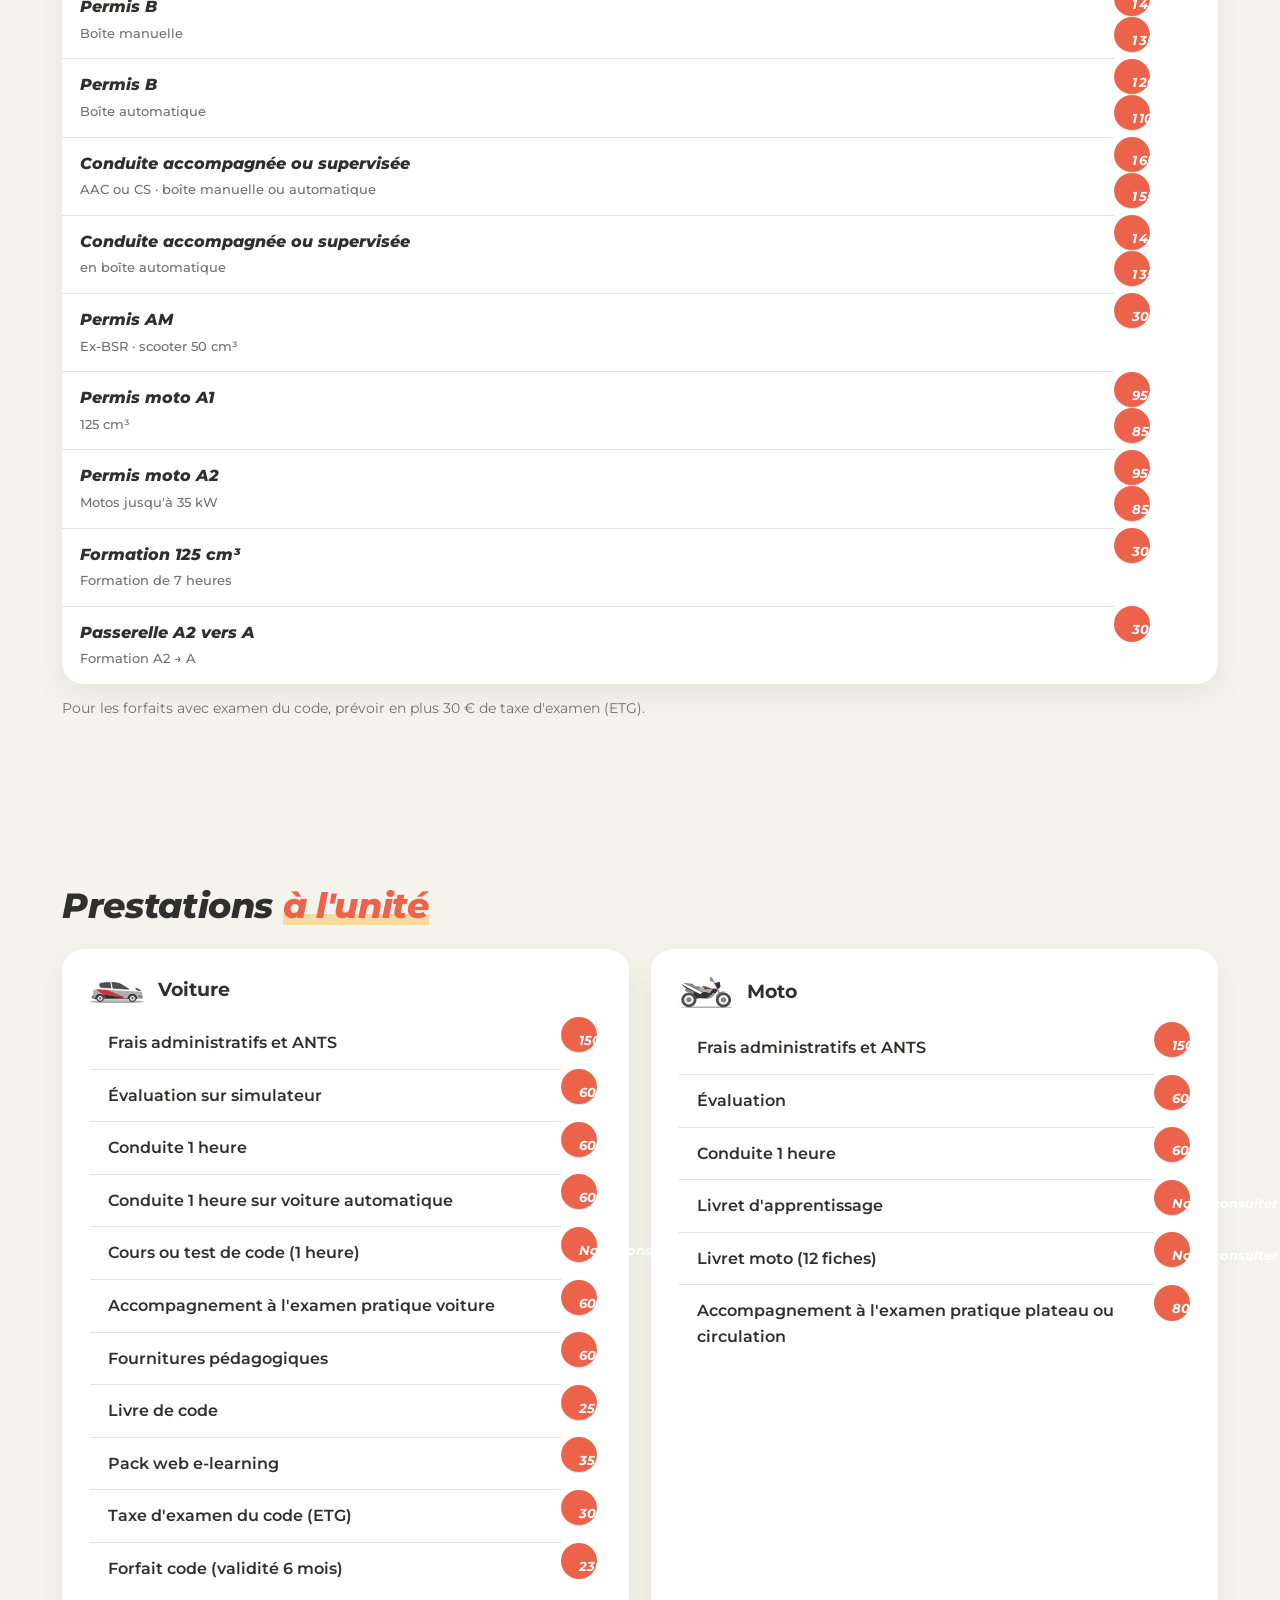
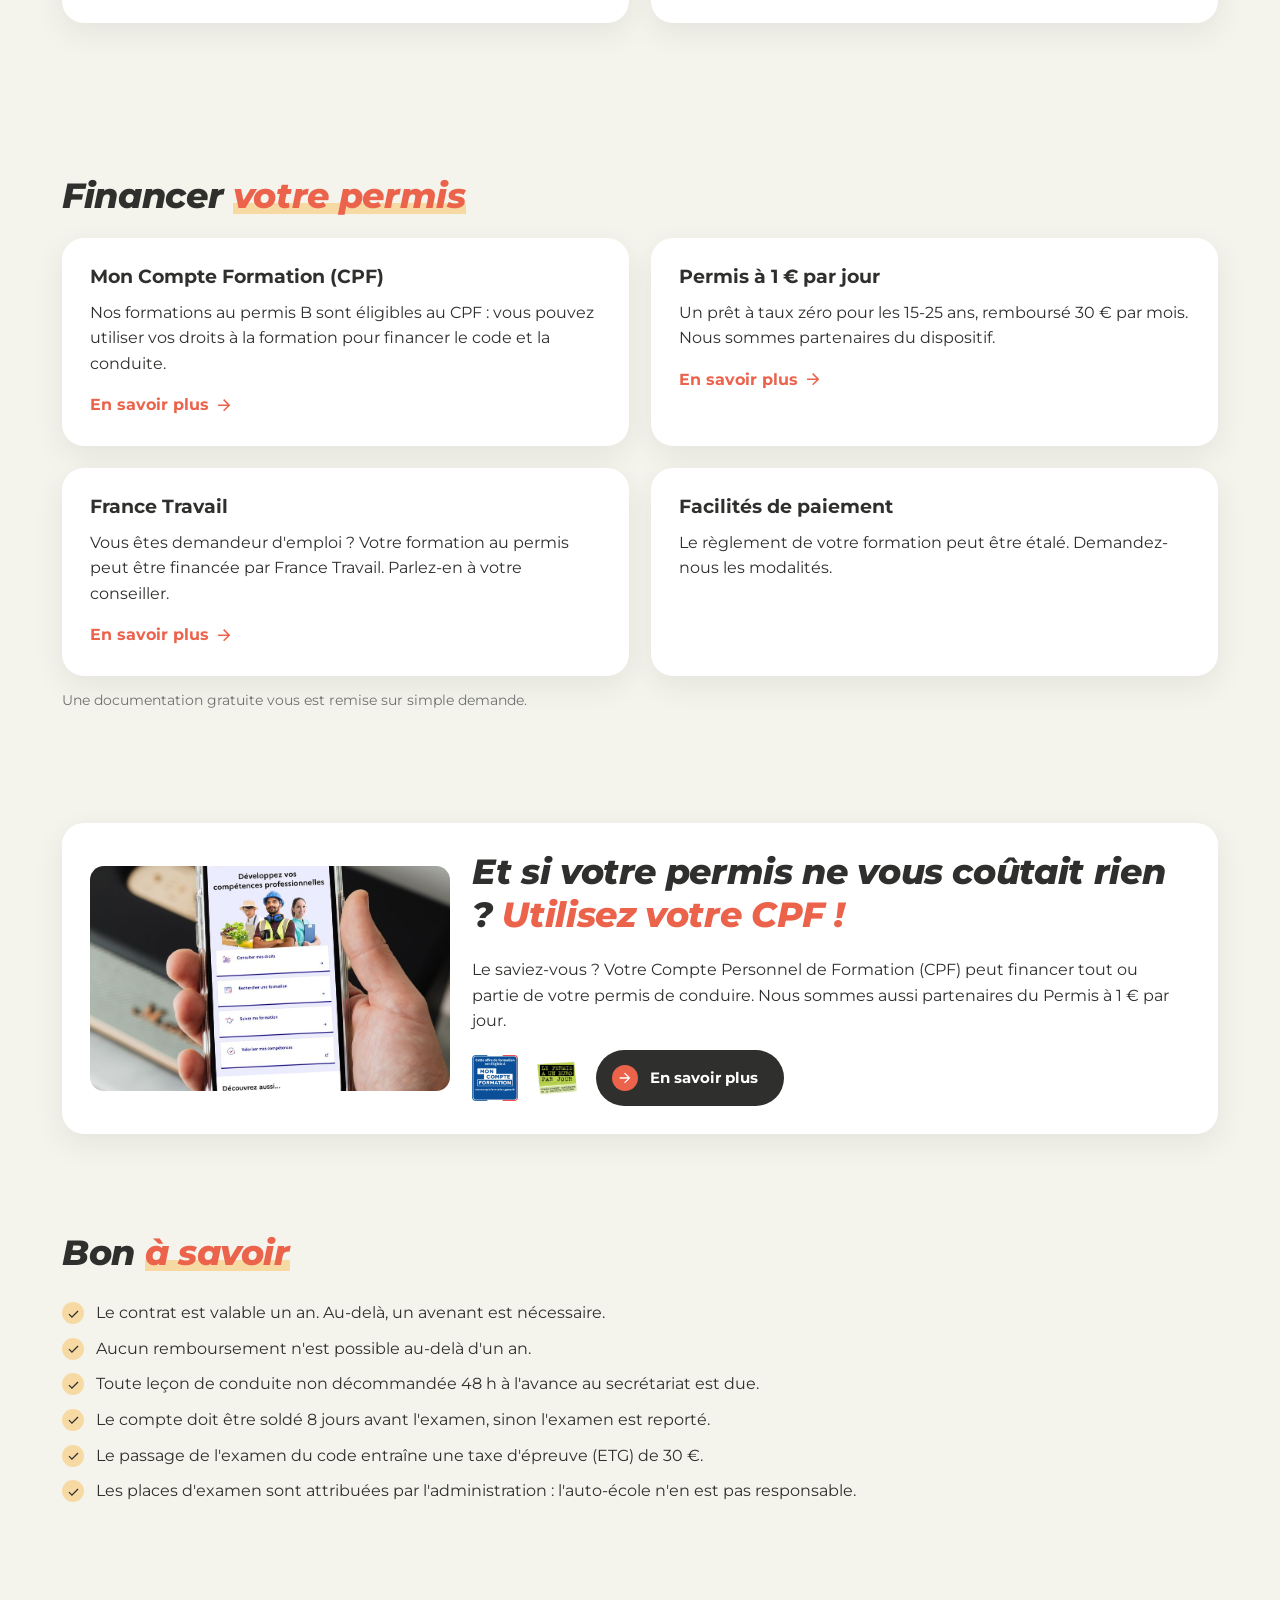
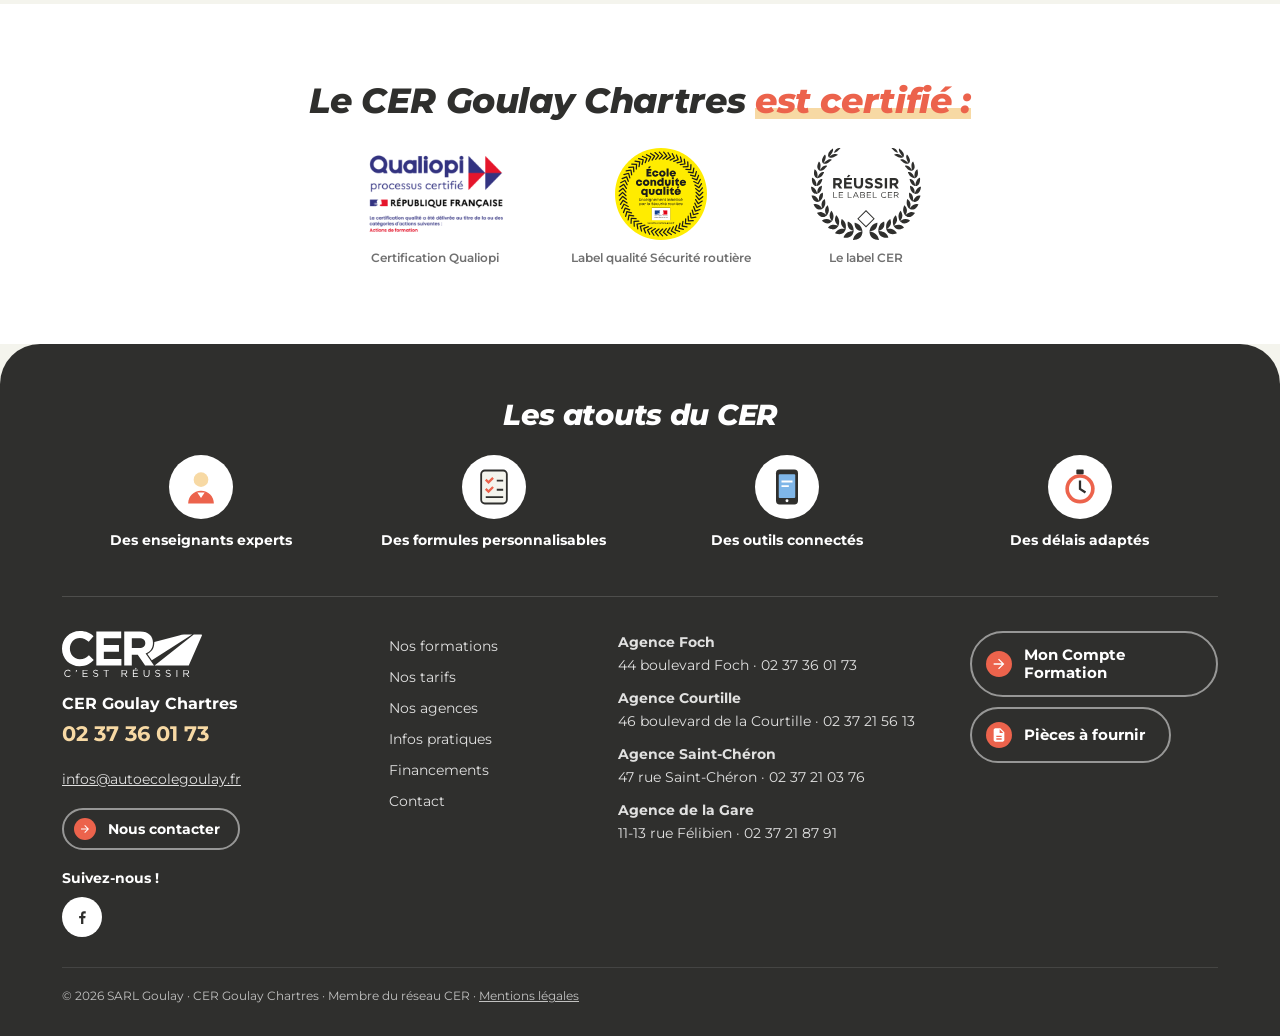
<file: tarifs.html>
<!doctype html>
<html lang="fr">
<head>
<meta charset="utf-8">
<meta name="robots" content="noindex, nofollow">
<meta name="viewport" content="width=device-width, initial-scale=1">
<title>Tarifs permis de conduire à Chartres – CER Goulay</title>
<meta name="description" content="Les tarifs de CER Goulay à Chartres : forfait permis B dès 1 350 €, boîte automatique, conduite accompagnée, permis AM et moto. Prestations à l'unité et financement CPF.">
<link rel="canonical" href="https://www.autoecolegoulay.fr/tarifs.html">
<meta property="og:title" content="Tarifs permis de conduire à Chartres – CER Goulay">
<meta property="og:description" content="Les tarifs de CER Goulay à Chartres : forfait permis B dès 1 350 €, boîte automatique, conduite accompagnée, permis AM et moto. Prestations à l'unité et financement CPF.">
<meta property="og:type" content="website">
<meta property="og:locale" content="fr_FR">
<meta name="theme-color" content="#2f2f2d">
<link rel="icon" href="assets/favicon.svg" type="image/svg+xml">
<link rel="preconnect" href="https://fonts.googleapis.com">
<link rel="preconnect" href="https://fonts.gstatic.com" crossorigin>
<link rel="stylesheet" href="https://fonts.googleapis.com/css2?family=Montserrat:ital,wght@0,400;0,500;0,600;0,700;0,800;1,700;1,800&display=swap">
<link rel="stylesheet" href="assets/style.css">

</head>
<body>
<a class="skip" href="#contenu">Aller au contenu</a>
<script>document.documentElement.className+=" js"</script>
<div class="progression" aria-hidden="true"></div>
<header class="site-header">
  <div class="wrap header-inner">
    <a class="logo" href="index.html" aria-label="CER Goulay – accueil"><img src="assets/img/cer/logo-cer.svg" alt="CER C'est réussir" width="150" height="38"></a>
    <nav class="main-nav" id="menu" aria-label="Menu principal"><ul><li><a href="formations.html">Nos formations</a></li><li><a href="tarifs.html" aria-current="page">Nos tarifs</a></li><li><a href="tarifs.html#financement">Nos financements</a></li><li><a href="agences.html">Nos agences</a></li><li><a href="infos-pratiques.html">Infos pratiques</a></li><li class="nav-contact"><a href="contact.html">Contact</a></li></ul></nav>
    <div class="header-cta">
      <button class="btn-pill-line hide-md" type="button" data-ouvre="tiroir-rappel">Être rappelé</button>
      <a class="agence-pill" href="tel:+33237360173"><span>CER Goulay Chartres</span><strong>02 37 36 01 73</strong></a>
      <button class="menu-toggle" aria-expanded="false" aria-controls="menu"><span></span><span></span><span></span><span class="sr">Menu</span></button>
    </div>
  </div>
</header>
<main id="contenu">

<section class="hero-wrap"><div class="wrap">
  <div class="hero-panneau page-panneau">
    <div class="hero-texte">
      <nav class="breadcrumb" aria-label="Fil d'Ariane"><a href="index.html">Accueil</a> › <span>Des tarifs complets et accessibles</span></nav>
      <h1 class="t-cer t-xl">Des tarifs <em>complets et accessibles</em></h1>
      <p class="lead">Des forfaits clairs : les frais administratifs et les démarches ANTS sont inclus.</p>
    </div>
    <div class="page-illu"><img src="assets/img/cer/personnage-cer-8.svg" alt="" ></div>
  </div>
</div></section>
<section class="section"><div class="wrap">
  <h2 class="sous-titre">Les forfaits voiture</h2>
  <p class="muted">Chaque forfait voiture comprend un accès internet de 3 mois pour réviser le code.</p>
  <div class="formules"><article class="formule vedette revele">
    <h3>Permis B<br><strong>Boîte manuelle</strong></h3>
    <p class="formule-prix">1 450 €</p>
    <p class="formule-note">avec le code · 1 350 € si vous avez déjà le code</p>
    
    <ul class="puces petites"><li>Frais administratifs et démarches ANTS</li><li>Kit pédagogique et livre de code</li><li>Évaluation de départ</li><li>Forfait code illimité (6 mois)</li><li>1 accès internet de 3 mois pour réviser le code</li><li>22 h de conduite (dont 5 h sur simulateur)</li></ul>
    <a class="btn btn-dark" href="formations/permis-b.html" ><svg viewBox="0 0 24 24" aria-hidden="true"><path d="M4 11h12.2l-5.6-5.6L12 4l8 8-8 8-1.4-1.4 5.6-5.6H4z"/></svg><span>Tout le détail</span></a>
  </article><article class="formule revele">
    <h3>Permis B<br><strong>Boîte automatique</strong></h3>
    <p class="formule-prix">1 200 €</p>
    <p class="formule-note">avec le code · 1 100 € si vous avez déjà le code</p>
    
    <ul class="puces petites"><li>Frais administratifs et démarches ANTS</li><li>Kit pédagogique et livre de code</li><li>Évaluation de départ</li><li>Forfait code illimité (6 mois)</li><li>1 accès internet de 3 mois pour réviser le code</li><li>12 h de conduite + 3 h sur simulateur</li></ul>
    <a class="btn btn-dark" href="formations/permis-b-boite-automatique.html" ><svg viewBox="0 0 24 24" aria-hidden="true"><path d="M4 11h12.2l-5.6-5.6L12 4l8 8-8 8-1.4-1.4 5.6-5.6H4z"/></svg><span>Tout le détail</span></a>
  </article><article class="formule revele">
    <h3>Conduite accompagnée ou supervisée<br><strong>AAC ou CS · boîte manuelle ou automatique</strong></h3>
    <p class="formule-prix">1 650 €</p>
    <p class="formule-note">avec le code · 1 550 € si vous avez déjà le code</p>
    <p class="formule-note">Boîte automatique : 1 450 € · sans code 1 350 €</p>
    <ul class="puces petites"><li>Frais administratifs et démarches ANTS</li><li>Kit pédagogique et livre de code</li><li>Évaluation de départ</li><li>Forfait code illimité (6 mois)</li><li>1 accès internet de 3 mois pour réviser le code</li><li>22 h de conduite dont 5 h sur simulateur (boîte auto : 12 h + 3 h simulateur)</li></ul>
    <a class="btn btn-dark" href="formations/conduite-accompagnee-supervisee.html" ><svg viewBox="0 0 24 24" aria-hidden="true"><path d="M4 11h12.2l-5.6-5.6L12 4l8 8-8 8-1.4-1.4 5.6-5.6H4z"/></svg><span>Tout le détail</span></a>
  </article></div>
</div></section>

<section class="section"><div class="wrap">
  <h2 class="t-cer">Tous les forfaits <em>en un coup d'œil</em></h2>
  <div class="table-scroll"><table class="price-table compare">
    <thead><tr><th scope="col">Formation</th><th scope="col" class="num">Avec le code</th><th scope="col" class="num">Code déjà obtenu</th></tr></thead>
    <tbody><tr><th scope="row"><a href="formations/permis-b.html">Permis B</a><span class="muted">Boîte manuelle</span></th><td class="num">1 450 €</td><td class="num">1 350 €</td></tr><tr><th scope="row"><a href="formations/permis-b-boite-automatique.html">Permis B</a><span class="muted">Boîte automatique</span></th><td class="num">1 200 €</td><td class="num">1 100 €</td></tr><tr><th scope="row"><a href="formations/conduite-accompagnee-supervisee.html">Conduite accompagnée ou supervisée</a><span class="muted">AAC ou CS · boîte manuelle ou automatique</span></th><td class="num">1 650 €</td><td class="num">1 550 €</td></tr><tr><th scope="row"><a href="formations/conduite-accompagnee-supervisee.html">Conduite accompagnée ou supervisée</a><span class="muted">en boîte automatique</span></th><td class="num">1 450 €</td><td class="num">1 350 €</td></tr><tr><th scope="row"><a href="formations/permis-am.html">Permis AM</a><span class="muted">Ex-BSR · scooter 50 cm³</span></th><td colspan="2" class="num">300 €</td></tr><tr><th scope="row"><a href="formations/permis-moto-a1.html">Permis moto A1</a><span class="muted">125 cm³</span></th><td class="num">950 €</td><td class="num">850 €</td></tr><tr><th scope="row"><a href="formations/permis-moto-a2.html">Permis moto A2</a><span class="muted">Motos jusqu'à 35 kW</span></th><td class="num">950 €</td><td class="num">850 €</td></tr><tr><th scope="row"><a href="formations/formation-125.html">Formation 125 cm³</a><span class="muted">Formation de 7 heures</span></th><td colspan="2" class="num">300 €</td></tr><tr><th scope="row"><a href="formations/passerelle-a2-a.html">Passerelle A2 vers A</a><span class="muted">Formation A2 → A</span></th><td colspan="2" class="num">300 €</td></tr></tbody>
  </table></div>
  <p class="note">Pour les forfaits avec examen du code, prévoir en plus 30 € de taxe d'examen (ETG).</p>
</div></section>

<section class="section" id="unite"><div class="wrap">
  <h2 class="t-cer">Prestations <em>à l'unité</em></h2>
  <div class="grille-2">
    <div class="carte pad"><div class="carte-tete"><img src="assets/img/cer/permis-b.svg" alt=""><h3>Voiture</h3></div><table class="price-table"><tbody><tr><th scope="row">Frais administratifs et ANTS</th><td class="num">150 €</td></tr><tr><th scope="row">Évaluation sur simulateur</th><td class="num">60 €</td></tr><tr><th scope="row">Conduite 1 heure</th><td class="num">60 €</td></tr><tr><th scope="row">Conduite 1 heure sur voiture automatique</th><td class="num">60 €</td></tr><tr><th scope="row">Cours ou test de code (1 heure)</th><td class="num">Nous consulter</td></tr><tr><th scope="row">Accompagnement à l'examen pratique voiture</th><td class="num">60 €</td></tr><tr><th scope="row">Fournitures pédagogiques</th><td class="num">60 €</td></tr><tr><th scope="row">Livre de code</th><td class="num">25 €</td></tr><tr><th scope="row">Pack web e-learning</th><td class="num">35 €</td></tr><tr><th scope="row">Taxe d'examen du code (ETG)</th><td class="num">30 €</td></tr><tr><th scope="row">Forfait code (validité 6 mois)</th><td class="num">230 €</td></tr></tbody></table></div>
    <div class="carte pad"><div class="carte-tete"><img src="assets/img/cer/permis-a1.svg" alt=""><h3>Moto</h3></div><table class="price-table"><tbody><tr><th scope="row">Frais administratifs et ANTS</th><td class="num">150 €</td></tr><tr><th scope="row">Évaluation</th><td class="num">60 €</td></tr><tr><th scope="row">Conduite 1 heure</th><td class="num">60 €</td></tr><tr><th scope="row">Livret d'apprentissage</th><td class="num">Nous consulter</td></tr><tr><th scope="row">Livret moto (12 fiches)</th><td class="num">Nous consulter</td></tr><tr><th scope="row">Accompagnement à l'examen pratique plateau ou circulation</th><td class="num">80 €</td></tr></tbody></table></div>
  </div>
</div></section>

<section class="section" id="financement"><div class="wrap">
  <h2 class="t-cer">Financer <em>votre permis</em></h2>
  <div class="grille-2"><div class="carte pad revele"><h3>Mon Compte Formation (CPF)</h3><p>Nos formations au permis B sont éligibles au CPF : vous pouvez utiliser vos droits à la formation pour financer le code et la conduite.</p><a class="lien-fleche" href="https://www.moncompteformation.gouv.fr" rel="noopener" target="_blank">En savoir plus <svg viewBox="0 0 24 24" aria-hidden="true"><path d="M4 11h12.2l-5.6-5.6L12 4l8 8-8 8-1.4-1.4 5.6-5.6H4z"/></svg></a></div><div class="carte pad revele"><h3>Permis à 1 € par jour</h3><p>Un prêt à taux zéro pour les 15-25 ans, remboursé 30 € par mois. Nous sommes partenaires du dispositif.</p><a class="lien-fleche" href="https://www.securite-routiere.gouv.fr/passer-son-permis-de-conduire/financer-son-permis-de-conduire/le-permis-1-euro-par-jour" rel="noopener" target="_blank">En savoir plus <svg viewBox="0 0 24 24" aria-hidden="true"><path d="M4 11h12.2l-5.6-5.6L12 4l8 8-8 8-1.4-1.4 5.6-5.6H4z"/></svg></a></div><div class="carte pad revele"><h3>France Travail</h3><p>Vous êtes demandeur d'emploi ? Votre formation au permis peut être financée par France Travail. Parlez-en à votre conseiller.</p><a class="lien-fleche" href="https://www.francetravail.fr" rel="noopener" target="_blank">En savoir plus <svg viewBox="0 0 24 24" aria-hidden="true"><path d="M4 11h12.2l-5.6-5.6L12 4l8 8-8 8-1.4-1.4 5.6-5.6H4z"/></svg></a></div><div class="carte pad revele"><h3>Facilités de paiement</h3><p>Le règlement de votre formation peut être étalé. Demandez-nous les modalités.</p></div></div>
  <p class="note">Une documentation gratuite vous est remise sur simple demande.</p>
</div></section>
<section class="section-tight"><div class="wrap">
  <div class="carte banniere-cpf revele">
    <img class="cpf-img" src="assets/img/reseau/cpf-mobile.jpg" alt="Application Mon Compte Formation sur téléphone" loading="lazy">
    <div>
      <h2 class="t-cer">Et si votre permis ne vous coûtait rien ? <em>Utilisez votre CPF !</em></h2>
      <p>Le saviez-vous ? Votre Compte Personnel de Formation (CPF) peut financer tout ou partie de votre permis de conduire. Nous sommes aussi partenaires du Permis à 1 € par jour.</p>
      <div class="cpf-pied"><img src="assets/img/reseau/mon-compte-formation.png" alt="Mon Compte Formation" loading="lazy"><img src="assets/img/reseau/permis-1-euro.png" alt="Permis à un euro par jour" loading="lazy"><a class="btn btn-dark" href="tarifs.html#financement" ><svg viewBox="0 0 24 24" aria-hidden="true"><path d="M4 11h12.2l-5.6-5.6L12 4l8 8-8 8-1.4-1.4 5.6-5.6H4z"/></svg><span>En savoir plus</span></a></div>
    </div>
  </div>
</div></section>
<section class="section"><div class="wrap">
  <h2 class="t-cer">Bon <em>à savoir</em></h2>
  <ul class="puces"><li>Le contrat est valable un an. Au-delà, un avenant est nécessaire.</li><li>Aucun remboursement n'est possible au-delà d'un an.</li><li>Toute leçon de conduite non décommandée 48 h à l'avance au secrétariat est due.</li><li>Le compte doit être soldé 8 jours avant l'examen, sinon l'examen est reporté.</li><li>Le passage de l'examen du code entraîne une taxe d'épreuve (ETG) de 30 €.</li><li>Les places d'examen sont attribuées par l'administration : l'auto-école n'en est pas responsable.</li></ul>
</div></section>
<section class="section certifs-section"><div class="wrap">
  <h2 class="t-cer center">Le CER Goulay Chartres <em>est certifié :</em></h2>
  <div class="certifs">
    <figure class="revele"><img src="assets/img/cer/logo-qualiopi.svg" alt="Qualiopi, processus certifié" loading="lazy"><figcaption>Certification Qualiopi</figcaption></figure>
    <figure class="revele"><img src="assets/img/cer/logo-ecole-conduite-qualite.svg" alt="École conduite qualité" loading="lazy"><figcaption>Label qualité Sécurité routière</figcaption></figure>
    <figure class="revele"><img src="assets/img/cer/label-reussir.svg" alt="Réussir, le label CER" loading="lazy"><figcaption>Le label CER</figcaption></figure>
  </div>
</div></section>
</main>
<footer class="site-footer">
  <div class="wrap">
    <h2 class="atouts-titre t-cer">Les atouts du CER</h2>
    <ul class="atouts">
      <li><svg viewBox="0 0 48 48" aria-hidden="true"><circle cx="24" cy="16" r="8" fill="#f7d9a4"/><path d="M10 42c0-8 6-14 14-14s14 6 14 14z" fill="#ec634c"/><path d="M20 30h8l-4 6z" fill="#fff"/></svg><span>Des enseignants experts</span></li>
      <li><svg viewBox="0 0 48 48" aria-hidden="true"><rect x="10" y="6" width="28" height="36" rx="4" fill="#f4f4ed" stroke="#2f2f2d" stroke-width="2"/><path d="m15 16 3 3 5-5M15 26l3 3 5-5" stroke="#ec634c" stroke-width="2.5" fill="none"/><path d="M27 17h7M27 27h7M15 35h19" stroke="#2f2f2d" stroke-width="2"/></svg><span>Des formules personnalisables</span></li>
      <li><svg viewBox="0 0 48 48" aria-hidden="true"><rect x="12" y="5" width="24" height="38" rx="4" fill="#2f2f2d"/><rect x="15" y="10" width="18" height="26" rx="1" fill="#7fb6e8"/><circle cx="24" cy="39" r="1.6" fill="#fff"/><path d="M18 18h12M18 23h8" stroke="#fff" stroke-width="2"/></svg><span>Des outils connectés</span></li>
      <li><svg viewBox="0 0 48 48" aria-hidden="true"><circle cx="24" cy="26" r="16" fill="#ec634c"/><circle cx="24" cy="26" r="12" fill="#fff"/><path d="M24 17v9l6 4" stroke="#2f2f2d" stroke-width="2.5" fill="none"/><rect x="20" y="5" width="8" height="5" rx="1" fill="#2f2f2d"/></svg><span>Des délais adaptés</span></li>
    </ul>
    <div class="footer-grid">
      <div>
        <img class="footer-logo" src="assets/img/cer/logo-cer.svg" alt="CER C'est réussir" width="150" height="38">
        <p class="footer-agence">CER Goulay Chartres<br><a href="tel:+33237360173">02 37 36 01 73</a></p>
        <p><a class="footer-mail" href="mailto:infos@autoecolegoulay.fr">infos@autoecolegoulay.fr</a></p>
        <a class="btn btn-line-light btn-sm" href="contact.html"><svg viewBox="0 0 24 24" aria-hidden="true"><path d="M4 11h12.2l-5.6-5.6L12 4l8 8-8 8-1.4-1.4 5.6-5.6H4z"/></svg><span>Nous contacter</span></a>
        <p class="suivez">Suivez-nous !</p><div class="socials"><a href="https://www.facebook.com/CERgoulay" rel="noopener" aria-label="Facebook"><svg viewBox="0 0 24 24" aria-hidden="true"><path d="M13.5 21v-7.5H16l.4-3h-2.9V8.6c0-.9.3-1.5 1.5-1.5h1.6V4.4c-.3 0-1.2-.1-2.3-.1-2.3 0-3.8 1.4-3.8 3.9v2.3H8v3h2.5V21h3z"/></svg></a></div>
      </div>
      <ul class="footer-links">
        <li><a href="formations.html">Nos formations</a></li>
        <li><a href="tarifs.html">Nos tarifs</a></li>
        <li><a href="agences.html">Nos agences</a></li>
        <li><a href="infos-pratiques.html">Infos pratiques</a></li>
        <li><a href="tarifs.html#financement">Financements</a></li>
        <li><a href="contact.html">Contact</a></li>
      </ul>
      <ul class="footer-agences"><li><strong>Agence Foch</strong><br>44 boulevard Foch · <a href="tel:+33237360173">02 37 36 01 73</a></li><li><strong>Agence Courtille</strong><br>46 boulevard de la Courtille · <a href="tel:+33237215613">02 37 21 56 13</a></li><li><strong>Agence Saint-Chéron</strong><br>47 rue Saint-Chéron · <a href="tel:+33237210376">02 37 21 03 76</a></li><li><strong>Agence de la Gare</strong><br>11-13 rue Félibien · <a href="tel:+33237218791">02 37 21 87 91</a></li></ul>
      <div class="footer-cta">
        <a class="btn btn-line-light" href="https://www.moncompteformation.gouv.fr" rel="noopener" target="_blank"><svg viewBox="0 0 24 24" aria-hidden="true"><path d="M4 11h12.2l-5.6-5.6L12 4l8 8-8 8-1.4-1.4 5.6-5.6H4z"/></svg><span>Mon Compte Formation</span></a>
        <button class="btn btn-line-light" type="button" data-ouvre="tiroir-docs"><svg viewBox="0 0 24 24" aria-hidden="true"><path d="M14 2H6a2 2 0 0 0-2 2v16c0 1.1.9 2 2 2h12a2 2 0 0 0 2-2V8l-6-6zm-1 7V3.5L18.5 9H13zM8 13h8v2H8v-2zm0 4h8v2H8v-2z"/></svg><span>Pièces à fournir</span></button>
      </div>
    </div>
    <p class="footer-bottom">© 2026 SARL Goulay · CER Goulay Chartres · Membre du réseau CER · <a href="mentions-legales.html">Mentions légales</a></p>
  </div>
</footer>
<div class="mobile-bar" role="navigation" aria-label="Actions rapides">
  <a class="bar-btn" href="tel:+33237360173"><svg viewBox="0 0 24 24" aria-hidden="true"><path d="M6.6 10.8a15.1 15.1 0 0 0 6.6 6.6l2.2-2.2c.3-.3.7-.4 1-.2 1.1.4 2.3.6 3.6.6.6 0 1 .4 1 1V20c0 .6-.4 1-1 1A17 17 0 0 1 3 4c0-.6.4-1 1-1h3.5c.6 0 1 .4 1 1 0 1.3.2 2.5.6 3.6.1.3 0 .7-.2 1l-2.3 2.2z"/></svg><span>Appeler</span></a>
  
  <button class="bar-btn bar-primary" type="button" data-ouvre="tiroir-rappel"><svg viewBox="0 0 24 24" aria-hidden="true"><path d="M4 11h12.2l-5.6-5.6L12 4l8 8-8 8-1.4-1.4 5.6-5.6H4z"/></svg><span>Être rappelé</span></button>
</div>

<div class="tiroir" id="tiroir-rappel" role="dialog" aria-modal="true" aria-labelledby="tr-titre" hidden>
  <div class="tiroir-fond" data-ferme></div>
  <div class="tiroir-panneau">
    <button class="tiroir-x" type="button" data-ferme aria-label="Fermer"><svg viewBox="0 0 24 24" aria-hidden="true"><path d="M18.3 5.7 16.9 4.3 12 9.2 7.1 4.3 5.7 5.7l4.9 4.9-4.9 4.9 1.4 1.4 4.9-4.9 4.9 4.9 1.4-1.4-4.9-4.9z"/></svg></button>
    <div class="tiroir-tete"><img src="assets/img/cer/conseiller-2.svg" alt="" width="91" height="78"><div><h2 id="tr-titre" class="t-cer">Vous souhaitez être rappelé(e) ?</h2><p>Pour que nous puissions vous rappeler, indiquez-nous vos disponibilités et vos coordonnées.</p></div></div>
    <form class="js-form form-rappel" action="" method="POST" data-email="infos@autoecolegoulay.fr" data-sujet="Demande de rappel" novalidate>
      <input type="hidden" name="demande" value="Être rappelé">
      <p class="obl">* Champs obligatoires</p>
      <div class="etape"><span class="num">01</span><div class="creneaux"><fieldset><legend>Lundi</legend><label class="puce"><input type="checkbox" name="creneaux" value="Lundi matin"><span>matin</span></label><label class="puce"><input type="checkbox" name="creneaux" value="Lundi après-midi"><span>après-midi</span></label></fieldset><fieldset><legend>Mardi</legend><label class="puce"><input type="checkbox" name="creneaux" value="Mardi matin"><span>matin</span></label><label class="puce"><input type="checkbox" name="creneaux" value="Mardi après-midi"><span>après-midi</span></label></fieldset><fieldset><legend>Mercredi</legend><label class="puce"><input type="checkbox" name="creneaux" value="Mercredi matin"><span>matin</span></label><label class="puce"><input type="checkbox" name="creneaux" value="Mercredi après-midi"><span>après-midi</span></label></fieldset><fieldset><legend>Jeudi</legend><label class="puce"><input type="checkbox" name="creneaux" value="Jeudi matin"><span>matin</span></label><label class="puce"><input type="checkbox" name="creneaux" value="Jeudi après-midi"><span>après-midi</span></label></fieldset><fieldset><legend>Vendredi</legend><label class="puce"><input type="checkbox" name="creneaux" value="Vendredi matin"><span>matin</span></label><label class="puce"><input type="checkbox" name="creneaux" value="Vendredi après-midi"><span>après-midi</span></label></fieldset><fieldset><legend>Samedi</legend><label class="puce"><input type="checkbox" name="creneaux" value="Samedi matin"><span>matin</span></label><label class="puce"><input type="checkbox" name="creneaux" value="Samedi après-midi"><span>après-midi</span></label></fieldset></div></div>
      <div class="etape"><span class="num">02</span><div><p class="etape-titre">Pour quelle formation ? *</p><div class="tuiles">
        <label class="tuile"><input type="radio" name="formation" value="Auto" required><img src="assets/img/cer/permis-b.svg" alt=""><span>Auto</span></label>
        <label class="tuile"><input type="radio" name="formation" value="Moto"><img src="assets/img/cer/permis-a1.svg" alt=""><span>Moto</span></label>
        <label class="tuile"><input type="radio" name="formation" value="Remorque"><img src="assets/img/cer/permis-be.svg" alt=""><span>Remorque</span></label>
        <label class="tuile"><input type="radio" name="formation" value="Autres"><span class="tuile-autre">?</span><span>Autres</span></label>
      </div></div></div>
      <div class="etape"><span class="num">03</span><div class="champs">
        <input name="nom" placeholder="Votre nom*" autocomplete="family-name" required>
        <input name="prenom" placeholder="Votre prénom*" autocomplete="given-name">
        <input name="telephone" type="tel" placeholder="Votre téléphone*" autocomplete="tel" required>
        <input name="email" type="email" placeholder="Votre email" autocomplete="email">
      </div></div>
      <label class="consent"><input type="checkbox" name="consentement" required> En envoyant ce formulaire, j'accepte que mes informations soient utilisées pour être recontacté(e).</label>
      <div class="tiroir-pied"><p class="form-status" role="status" aria-live="polite"></p><button class="btn btn-dark btn-lg" type="submit"><svg viewBox="0 0 24 24" aria-hidden="true"><path d="M4 11h12.2l-5.6-5.6L12 4l8 8-8 8-1.4-1.4 5.6-5.6H4z"/></svg><span>Envoyez</span></button></div>
    </form>
  </div>
</div>
<div class="tiroir" id="tiroir-docs" role="dialog" aria-modal="true" aria-labelledby="td-titre" hidden>
  <div class="tiroir-fond" data-ferme></div>
  <div class="tiroir-panneau">
    <button class="tiroir-x" type="button" data-ferme aria-label="Fermer"><svg viewBox="0 0 24 24" aria-hidden="true"><path d="M18.3 5.7 16.9 4.3 12 9.2 7.1 4.3 5.7 5.7l4.9 4.9-4.9 4.9 1.4 1.4 4.9-4.9 4.9 4.9 1.4-1.4-4.9-4.9z"/></svg></button>
    <h2 id="td-titre" class="t-cer">Les pièces à fournir pour constituer votre dossier d'inscription</h2>
    <div class="doc-bloc"><img src="assets/img/cer/permis-b.svg" alt=""><h3>Tous les permis</h3></div>
    <ul class="puces"><li>Copie recto verso de la carte d'identité du candidat, et du permis si une catégorie est déjà obtenue</li><li>Pour les mineurs : copie recto verso de la carte d'identité du représentant légal</li><li>Attestation d'hébergement manuscrite, signée par l'hébergeant et le candidat</li><li>Copie de l'ASSR 2 (obligatoire pour l'édition du permis)</li><li>Copie de l'attestation de recensement ou de la JAPD</li><li>Un justificatif de domicile de moins de 3 mois</li><li>4 photos d'identité ANTS (photos numériques avec signature certifiée)</li><li>5 timbres d'affranchissement postal</li></ul>
    <p class="muted">Un doute sur un document ? Appelez-nous au <a href="tel:+33237360173">02 37 36 01 73</a>.</p>
  </div>
</div>
<script src="assets/main.js" defer></script>
</body>
</html>
</file>
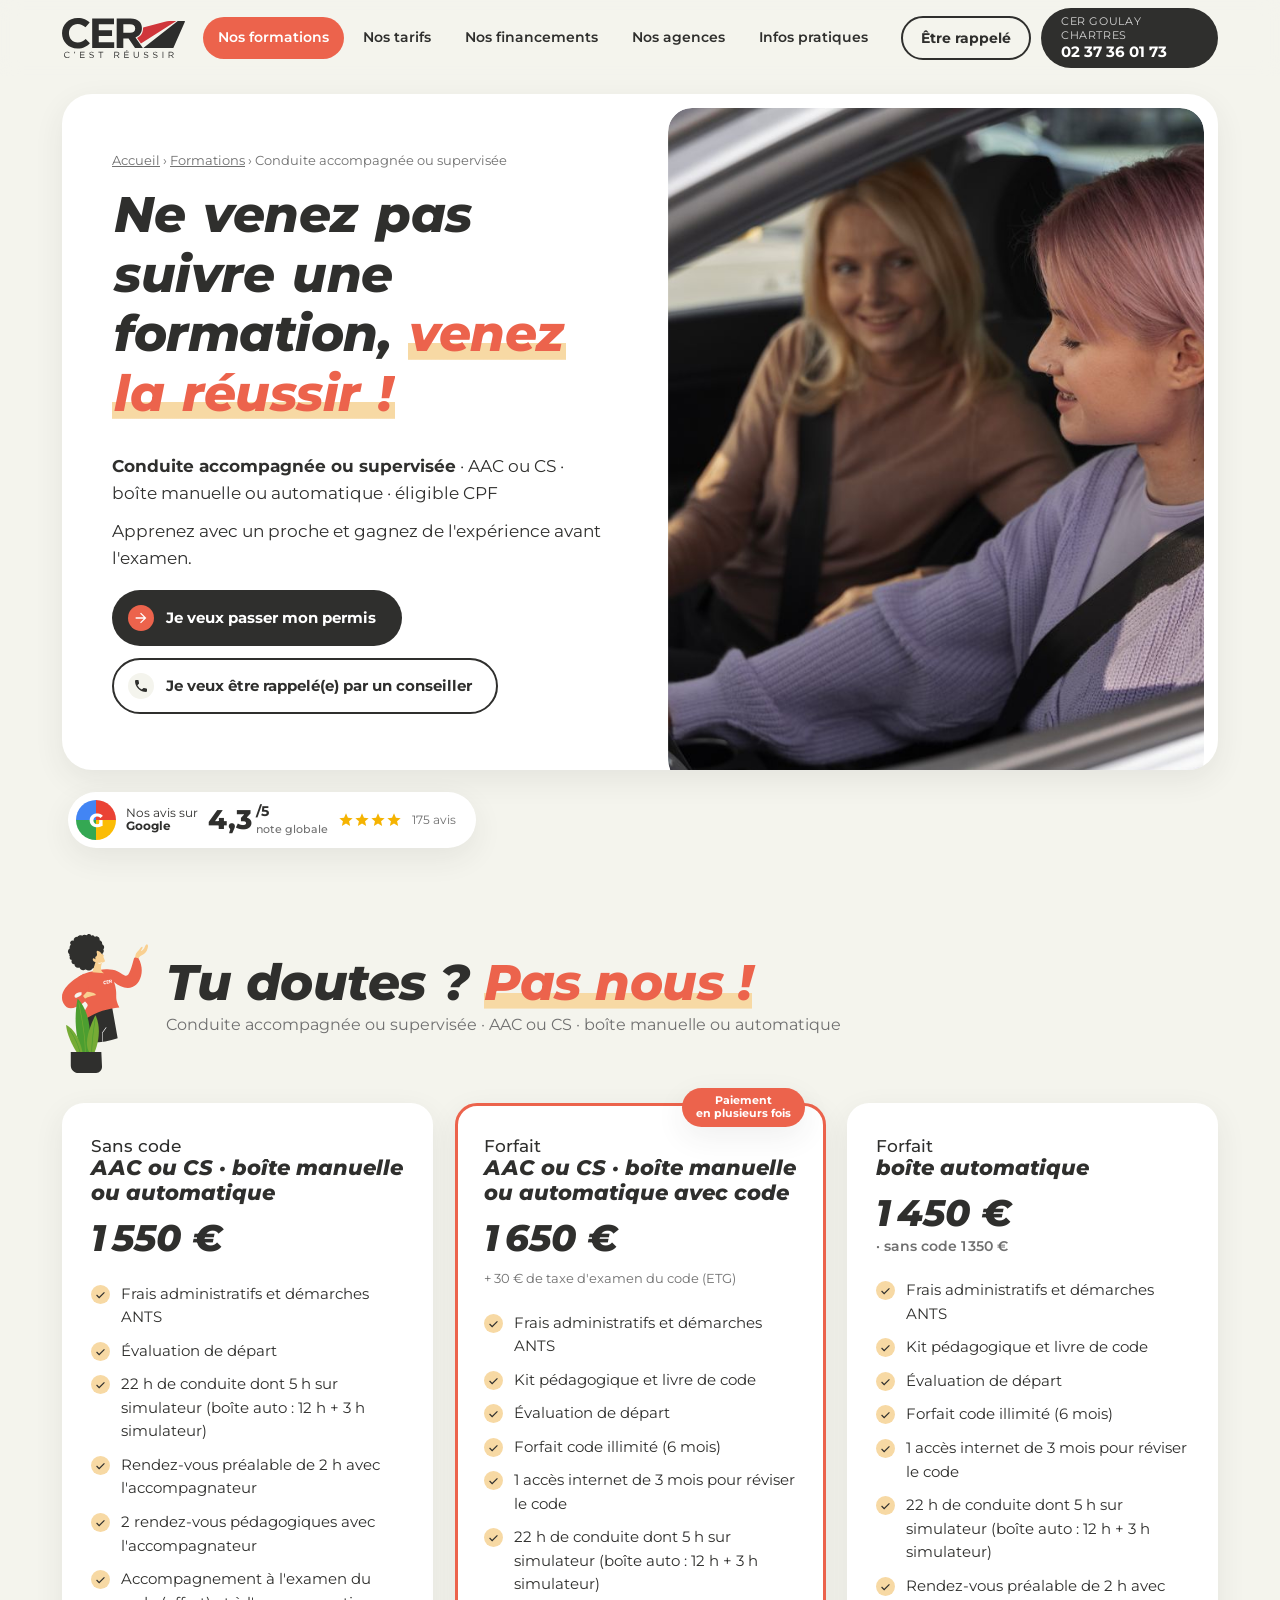
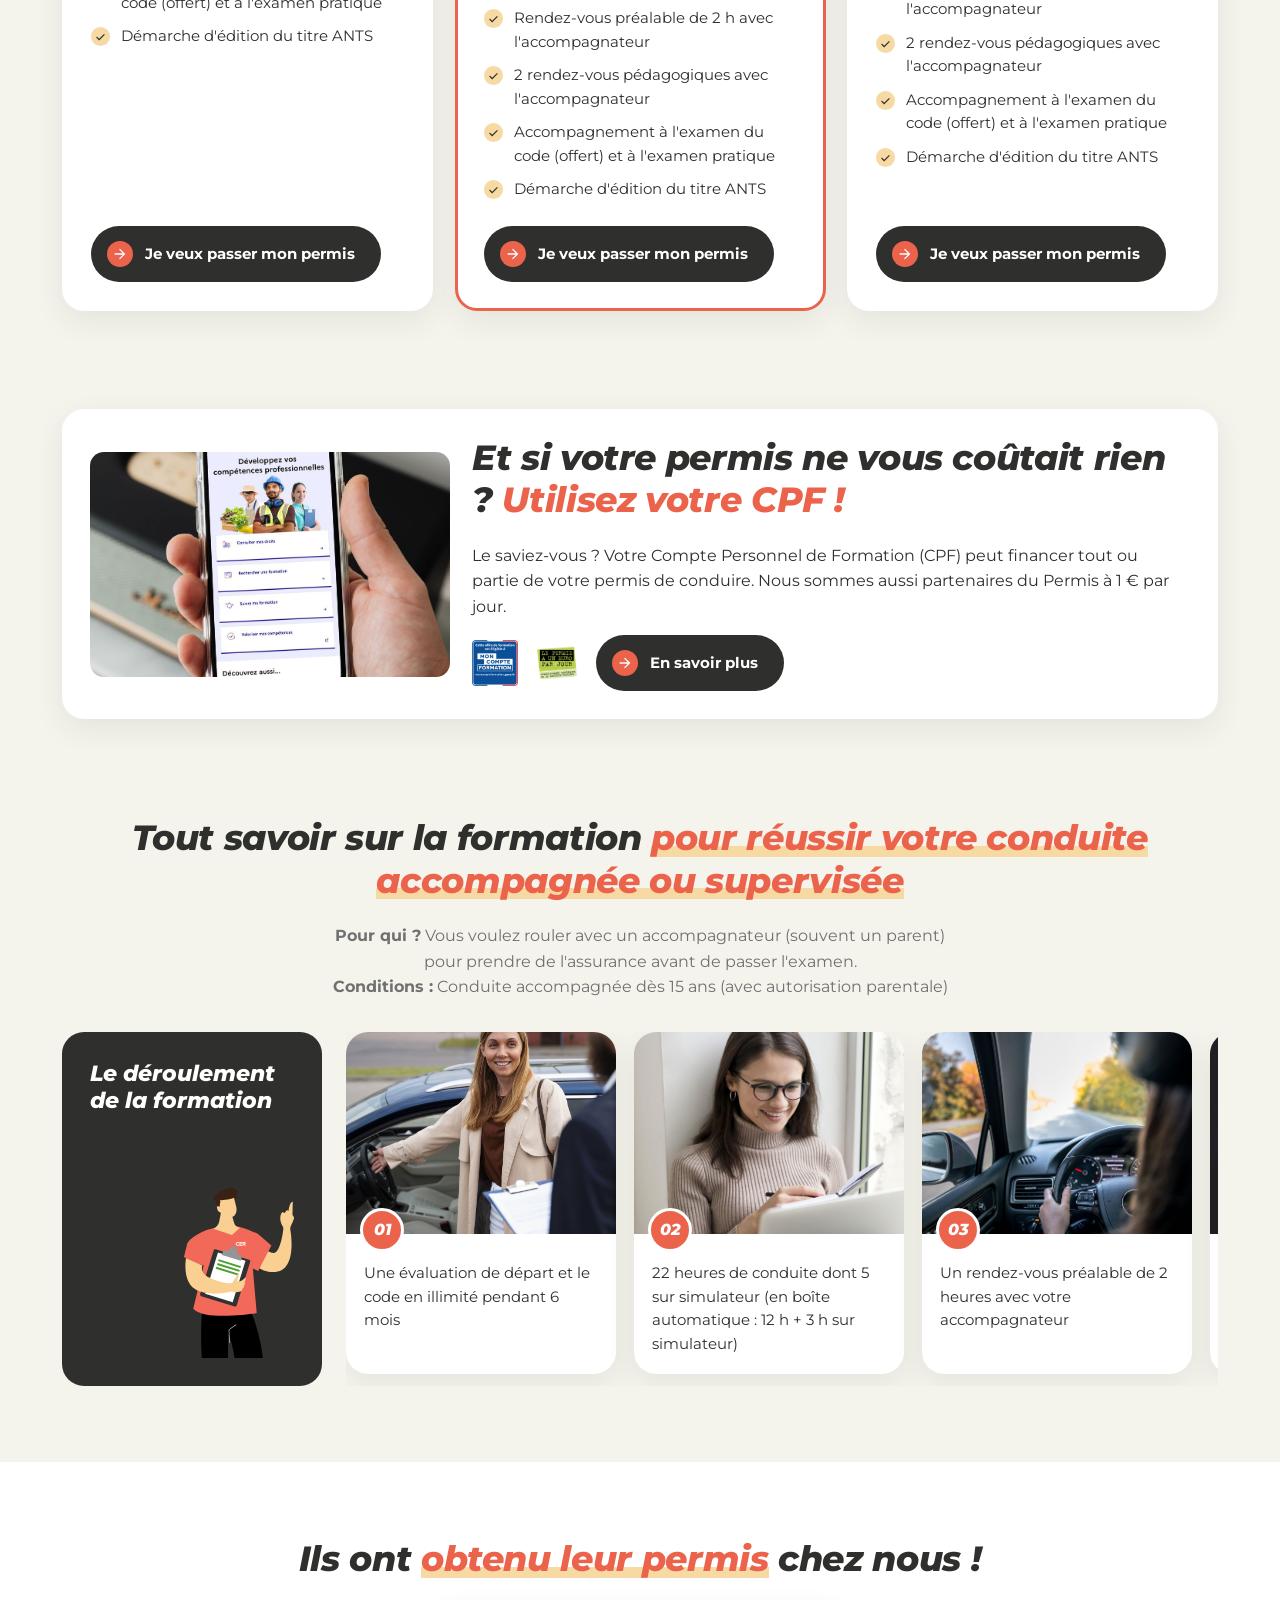
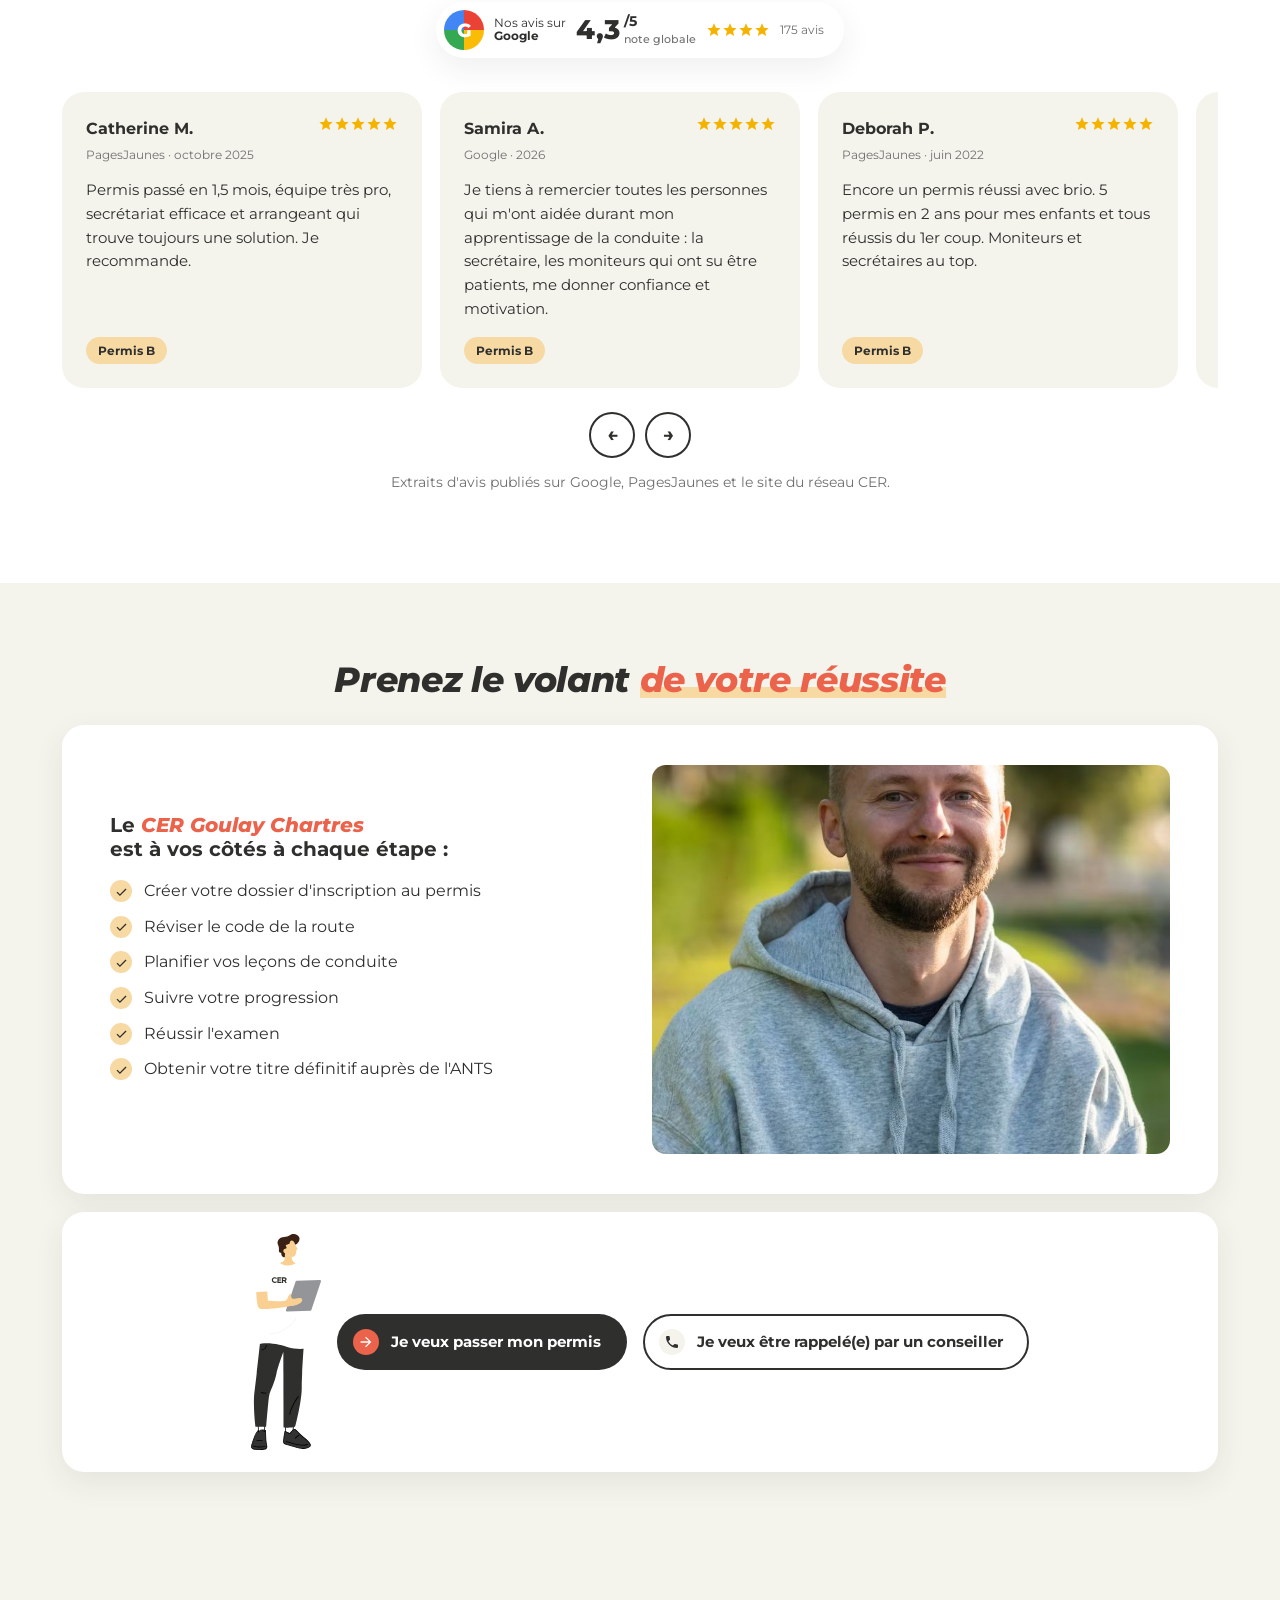
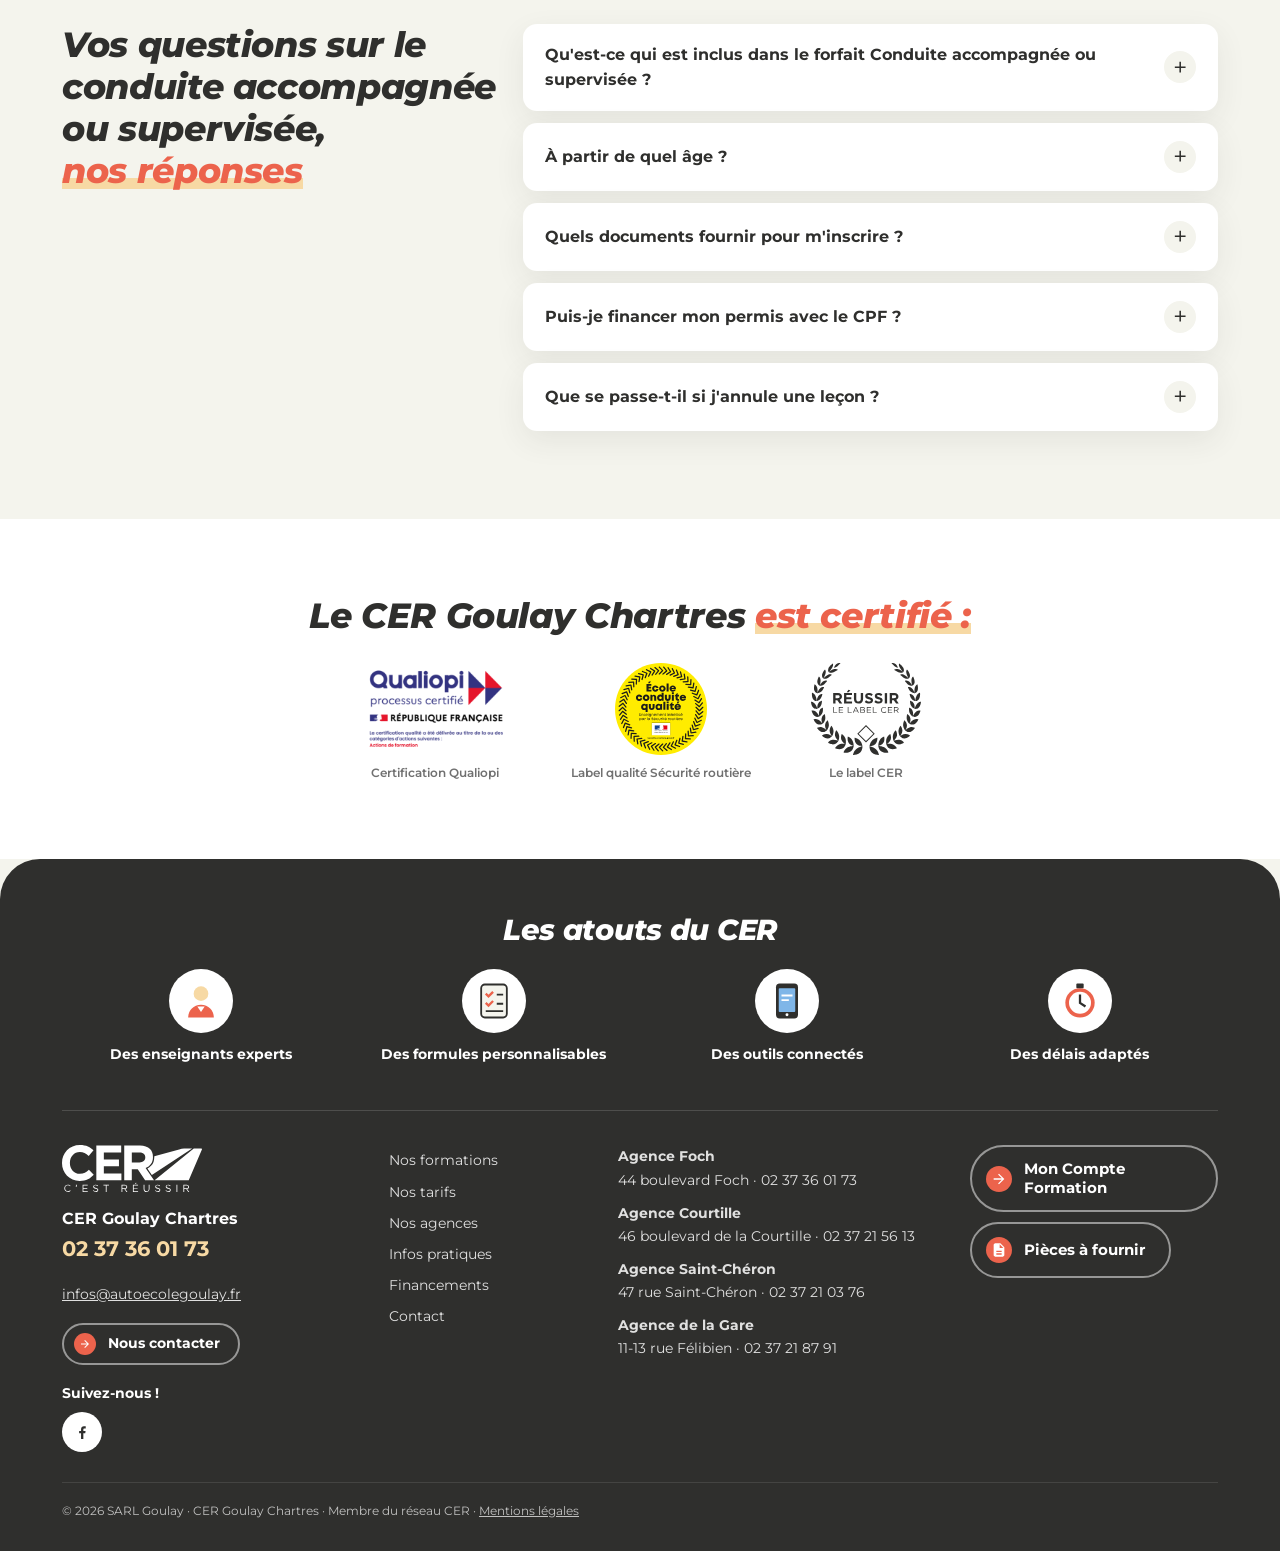
<file: formations/conduite-accompagnee-supervisee.html>
<!doctype html>
<html lang="fr">
<head>
<meta charset="utf-8">
<meta name="robots" content="noindex, nofollow">
<meta name="viewport" content="width=device-width, initial-scale=1">
<title>Conduite accompagnée ou supervisée aac ou cs à Chartres – CER Goulay</title>
<meta name="description" content="Conduite accompagnée ou supervisée (AAC ou CS · boîte manuelle ou automatique) à Chartres avec CER Goulay : Apprenez avec un proche et gagnez de l'expérience avant l'examen. Prix : 1 650 € avec le code.">
<link rel="canonical" href="https://www.autoecolegoulay.fr/formations/conduite-accompagnee-supervisee.html">
<meta property="og:title" content="Conduite accompagnée ou supervisée aac ou cs à Chartres – CER Goulay">
<meta property="og:description" content="Conduite accompagnée ou supervisée (AAC ou CS · boîte manuelle ou automatique) à Chartres avec CER Goulay : Apprenez avec un proche et gagnez de l'expérience avant l'examen. Prix : 1 650 € avec le code.">
<meta property="og:type" content="website">
<meta property="og:locale" content="fr_FR">
<meta name="theme-color" content="#2f2f2d">
<link rel="icon" href="../assets/favicon.svg" type="image/svg+xml">
<link rel="preconnect" href="https://fonts.googleapis.com">
<link rel="preconnect" href="https://fonts.gstatic.com" crossorigin>
<link rel="stylesheet" href="https://fonts.googleapis.com/css2?family=Montserrat:ital,wght@0,400;0,500;0,600;0,700;0,800;1,700;1,800&display=swap">
<link rel="stylesheet" href="../assets/style.css">
<script type="application/ld+json">{"@context":"https://schema.org","@type":"Course","name":"Conduite accompagnée ou supervisée – AAC ou CS · boîte manuelle ou automatique","description":"Apprenez avec un proche et gagnez de l'expérience avant l'examen.","provider":{"@type":"DrivingSchool","name":"CER Goulay","sameAs":"https://www.autoecolegoulay.fr"},"offers":{"@type":"Offer","price":1650,"priceCurrency":"EUR"}}</script>
</head>
<body>
<a class="skip" href="#contenu">Aller au contenu</a>
<script>document.documentElement.className+=" js"</script>
<div class="progression" aria-hidden="true"></div>
<header class="site-header">
  <div class="wrap header-inner">
    <a class="logo" href="../index.html" aria-label="CER Goulay – accueil"><img src="../assets/img/cer/logo-cer.svg" alt="CER C'est réussir" width="150" height="38"></a>
    <nav class="main-nav" id="menu" aria-label="Menu principal"><ul><li><a href="../formations.html" aria-current="page">Nos formations</a></li><li><a href="../tarifs.html">Nos tarifs</a></li><li><a href="../tarifs.html#financement">Nos financements</a></li><li><a href="../agences.html">Nos agences</a></li><li><a href="../infos-pratiques.html">Infos pratiques</a></li><li class="nav-contact"><a href="../contact.html">Contact</a></li></ul></nav>
    <div class="header-cta">
      <button class="btn-pill-line hide-md" type="button" data-ouvre="tiroir-rappel">Être rappelé</button>
      <a class="agence-pill" href="tel:+33237360173"><span>CER Goulay Chartres</span><strong>02 37 36 01 73</strong></a>
      <button class="menu-toggle" aria-expanded="false" aria-controls="menu"><span></span><span></span><span></span><span class="sr">Menu</span></button>
    </div>
  </div>
</header>
<main id="contenu">

<section class="hero-wrap"><div class="wrap">
  <div class="hero-panneau">
    <div class="hero-texte">
      <nav class="breadcrumb" aria-label="Fil d'Ariane"><a href="../index.html">Accueil</a> › <a href="../formations.html">Formations</a> › <span>Conduite accompagnée ou supervisée</span></nav>
      <h1 class="t-cer t-xl titre-anime"><span class="mot"><span style="--i:0">Ne</span></span> <span class="mot"><span style="--i:1">venez</span></span> <span class="mot"><span style="--i:2">pas</span></span> <span class="mot"><span style="--i:3">suivre</span></span> <span class="mot"><span style="--i:4">une</span></span> <span class="mot"><span style="--i:5">formation,</span></span> <em><span class="mot"><span style="--i:6">venez</span></span> <span class="mot"><span style="--i:7">la</span></span> <span class="mot"><span style="--i:8">réussir</span></span> <span class="mot"><span style="--i:9">!</span></span></em></h1>
      <p class="hero-sous apparait" style="--d:300ms"><strong>Conduite accompagnée ou supervisée</strong> · AAC ou CS · boîte manuelle ou automatique · éligible CPF</p>
      <p class="lead apparait" style="--d:400ms">Apprenez avec un proche et gagnez de l'expérience avant l'examen.</p>
      <div class="hero-actions apparait" style="--d:550ms"><a class="btn btn-dark" href="../contact.html?formation=conduite-accompagnee-supervisee" ><svg viewBox="0 0 24 24" aria-hidden="true"><path d="M4 11h12.2l-5.6-5.6L12 4l8 8-8 8-1.4-1.4 5.6-5.6H4z"/></svg><span>Je veux passer mon permis</span></a><button class="btn btn-line" type="button" data-ouvre="tiroir-rappel"><svg viewBox="0 0 24 24" aria-hidden="true"><path d="M6.6 10.8a15.1 15.1 0 0 0 6.6 6.6l2.2-2.2c.3-.3.7-.4 1-.2 1.1.4 2.3.6 3.6.6.6 0 1 .4 1 1V20c0 .6-.4 1-1 1A17 17 0 0 1 3 4c0-.6.4-1 1-1h3.5c.6 0 1 .4 1 1 0 1.3.2 2.5.6 3.6.1.3 0 .7-.2 1l-2.3 2.2z"/></svg><span>Je veux être rappelé(e) par un conseiller</span></button></div>
    </div>
    <div class="hero-photo devoile" style="--d:200ms"><img src="../assets/img/reseau/aac.jpg" alt="" fetchpriority="high" data-parallaxe-img></div>
  </div>
  <div class="confiance apparait" style="--d:700ms"><div class="note-badge"><span class="note-logo">G</span><span class="note-src">Nos avis sur<br><strong>Google</strong></span><strong class="note-val">4,3</strong><span class="note-sur">/5<br><small>note globale</small></span><span class="etoiles" aria-label="4 sur 5"><svg viewBox="0 0 24 24" aria-hidden="true"><path d="m12 17.3 6.2 3.7-1.6-7 5.4-4.7-7.1-.6L12 2 9.1 8.7 2 9.3l5.4 4.7-1.6 7z"/></svg><svg viewBox="0 0 24 24" aria-hidden="true"><path d="m12 17.3 6.2 3.7-1.6-7 5.4-4.7-7.1-.6L12 2 9.1 8.7 2 9.3l5.4 4.7-1.6 7z"/></svg><svg viewBox="0 0 24 24" aria-hidden="true"><path d="m12 17.3 6.2 3.7-1.6-7 5.4-4.7-7.1-.6L12 2 9.1 8.7 2 9.3l5.4 4.7-1.6 7z"/></svg><svg viewBox="0 0 24 24" aria-hidden="true"><path d="m12 17.3 6.2 3.7-1.6-7 5.4-4.7-7.1-.6L12 2 9.1 8.7 2 9.3l5.4 4.7-1.6 7z"/></svg></span><span class="note-nb">175 avis</span></div></div>
</div></section>

<section class="section"><div class="wrap">
  <div class="titre-perso"><img src="../assets/img/cer/personnage-cer-8.svg" alt="" loading="lazy"><div><h2 class="t-cer t-xl">Tu doutes ? <em>Pas nous !</em></h2><p class="muted">Conduite accompagnée ou supervisée · AAC ou CS · boîte manuelle ou automatique</p></div></div>
  
  <div class="formules"><article class="formule revele">
    
    <h3>Sans code<br><strong>AAC ou CS · boîte manuelle ou automatique</strong></h3>
    <p class="formule-prix">1 550 €</p>
    
    <ul class="puces petites"><li>Frais administratifs et démarches ANTS</li><li>Évaluation de départ</li><li>22 h de conduite dont 5 h sur simulateur (boîte auto : 12 h + 3 h simulateur)</li><li>Rendez-vous préalable de 2 h avec l'accompagnateur</li><li>2 rendez-vous pédagogiques avec l'accompagnateur</li><li>Accompagnement à l'examen du code (offert) et à l'examen pratique</li><li>Démarche d'édition du titre ANTS</li></ul>
    <a class="btn btn-dark" href="../contact.html?formation=conduite-accompagnee-supervisee" ><svg viewBox="0 0 24 24" aria-hidden="true"><path d="M4 11h12.2l-5.6-5.6L12 4l8 8-8 8-1.4-1.4 5.6-5.6H4z"/></svg><span>Je veux passer mon permis</span></a>
  </article><article class="formule vedette revele">
    <span class="pastille">Paiement<br>en plusieurs fois</span>
    <h3>Forfait<br><strong>AAC ou CS · boîte manuelle ou automatique avec code</strong></h3>
    <p class="formule-prix">1 650 €</p>
    <p class="formule-note">+ 30 € de taxe d'examen du code (ETG)</p>
    <ul class="puces petites"><li>Frais administratifs et démarches ANTS</li><li>Kit pédagogique et livre de code</li><li>Évaluation de départ</li><li>Forfait code illimité (6 mois)</li><li>1 accès internet de 3 mois pour réviser le code</li><li>22 h de conduite dont 5 h sur simulateur (boîte auto : 12 h + 3 h simulateur)</li><li>Rendez-vous préalable de 2 h avec l'accompagnateur</li><li>2 rendez-vous pédagogiques avec l'accompagnateur</li><li>Accompagnement à l'examen du code (offert) et à l'examen pratique</li><li>Démarche d'édition du titre ANTS</li></ul>
    <a class="btn btn-dark" href="../contact.html?formation=conduite-accompagnee-supervisee" ><svg viewBox="0 0 24 24" aria-hidden="true"><path d="M4 11h12.2l-5.6-5.6L12 4l8 8-8 8-1.4-1.4 5.6-5.6H4z"/></svg><span>Je veux passer mon permis</span></a>
  </article><article class="formule revele">
    
    <h3>Forfait<br><strong>boîte automatique</strong></h3>
    <p class="formule-prix">1 450 €<small> · sans code 1 350 €</small></p>
    
    <ul class="puces petites"><li>Frais administratifs et démarches ANTS</li><li>Kit pédagogique et livre de code</li><li>Évaluation de départ</li><li>Forfait code illimité (6 mois)</li><li>1 accès internet de 3 mois pour réviser le code</li><li>22 h de conduite dont 5 h sur simulateur (boîte auto : 12 h + 3 h simulateur)</li><li>Rendez-vous préalable de 2 h avec l'accompagnateur</li><li>2 rendez-vous pédagogiques avec l'accompagnateur</li><li>Accompagnement à l'examen du code (offert) et à l'examen pratique</li><li>Démarche d'édition du titre ANTS</li></ul>
    <a class="btn btn-dark" href="../contact.html?formation=conduite-accompagnee-supervisee" ><svg viewBox="0 0 24 24" aria-hidden="true"><path d="M4 11h12.2l-5.6-5.6L12 4l8 8-8 8-1.4-1.4 5.6-5.6H4z"/></svg><span>Je veux passer mon permis</span></a>
  </article></div>
</div></section>

<section class="section-tight"><div class="wrap">
  <div class="carte banniere-cpf revele">
    <img class="cpf-img" src="../assets/img/reseau/cpf-mobile.jpg" alt="Application Mon Compte Formation sur téléphone" loading="lazy">
    <div>
      <h2 class="t-cer">Et si votre permis ne vous coûtait rien ? <em>Utilisez votre CPF !</em></h2>
      <p>Le saviez-vous ? Votre Compte Personnel de Formation (CPF) peut financer tout ou partie de votre permis de conduire. Nous sommes aussi partenaires du Permis à 1 € par jour.</p>
      <div class="cpf-pied"><img src="../assets/img/reseau/mon-compte-formation.png" alt="Mon Compte Formation" loading="lazy"><img src="../assets/img/reseau/permis-1-euro.png" alt="Permis à un euro par jour" loading="lazy"><a class="btn btn-dark" href="../tarifs.html#financement" ><svg viewBox="0 0 24 24" aria-hidden="true"><path d="M4 11h12.2l-5.6-5.6L12 4l8 8-8 8-1.4-1.4 5.6-5.6H4z"/></svg><span>En savoir plus</span></a></div>
    </div>
  </div>
</div></section>

<section class="section"><div class="wrap">
  <h2 class="t-cer center">Tout savoir sur la formation <em>pour réussir votre conduite accompagnée ou supervisée</em></h2>
  <p class="center lead-c"><strong>Pour qui ?</strong> Vous voulez rouler avec un accompagnateur (souvent un parent) pour prendre de l'assurance avant de passer l'examen. <br><strong>Conditions :</strong> Conduite accompagnée dès 15 ans (avec autorisation parentale)</p>
  <div class="deroule">
    <div class="deroule-intro"><h3>Le déroulement de la formation</h3><img src="../assets/img/cer/personnage-cer-1.svg" alt="" loading="lazy"></div>
    <div class="deroule-rail"><article class="etape-carte revele"><div class="etape-img"><img src="../assets/img/reseau/evaluation.jpg" alt="" loading="lazy"><span>01</span></div><p>Une évaluation de départ et le code en illimité pendant 6 mois</p></article><article class="etape-carte revele"><div class="etape-img"><img src="../assets/img/reseau/theorie.jpg" alt="" loading="lazy"><span>02</span></div><p>22 heures de conduite dont 5 sur simulateur (en boîte automatique : 12 h + 3 h sur simulateur)</p></article><article class="etape-carte revele"><div class="etape-img"><img src="../assets/img/reseau/conduite.jpg" alt="" loading="lazy"><span>03</span></div><p>Un rendez-vous préalable de 2 heures avec votre accompagnateur</p></article><article class="etape-carte revele"><div class="etape-img"><img src="../assets/img/reseau/code-mobile.jpg" alt="" loading="lazy"><span>04</span></div><p>2 rendez-vous pédagogiques avec votre accompagnateur pendant la conduite accompagnée</p></article><article class="etape-carte revele"><div class="etape-img"><img src="../assets/img/reseau/retro.jpg" alt="" loading="lazy"><span>05</span></div><p>Nous vous accompagnons à l'examen du code (offert) puis à l'examen pratique</p></article></div>
  </div>
</div></section>

<section class="section avis-section"><div class="wrap">
  <h2 class="t-cer center">Ils ont <em>obtenu leur permis</em> chez nous !</h2>
  <div class="note-badge"><span class="note-logo">G</span><span class="note-src">Nos avis sur<br><strong>Google</strong></span><strong class="note-val">4,3</strong><span class="note-sur">/5<br><small>note globale</small></span><span class="etoiles" aria-label="4 sur 5"><svg viewBox="0 0 24 24" aria-hidden="true"><path d="m12 17.3 6.2 3.7-1.6-7 5.4-4.7-7.1-.6L12 2 9.1 8.7 2 9.3l5.4 4.7-1.6 7z"/></svg><svg viewBox="0 0 24 24" aria-hidden="true"><path d="m12 17.3 6.2 3.7-1.6-7 5.4-4.7-7.1-.6L12 2 9.1 8.7 2 9.3l5.4 4.7-1.6 7z"/></svg><svg viewBox="0 0 24 24" aria-hidden="true"><path d="m12 17.3 6.2 3.7-1.6-7 5.4-4.7-7.1-.6L12 2 9.1 8.7 2 9.3l5.4 4.7-1.6 7z"/></svg><svg viewBox="0 0 24 24" aria-hidden="true"><path d="m12 17.3 6.2 3.7-1.6-7 5.4-4.7-7.1-.6L12 2 9.1 8.7 2 9.3l5.4 4.7-1.6 7z"/></svg></span><span class="note-nb">175 avis</span></div>
  <div class="avis-rail" tabindex="0" aria-label="Avis d'élèves"><article class="avis-card">
  <header><div><strong>Catherine M.</strong><small>PagesJaunes · octobre 2025</small></div><span class="etoiles" aria-label="5 sur 5"><svg viewBox="0 0 24 24" aria-hidden="true"><path d="m12 17.3 6.2 3.7-1.6-7 5.4-4.7-7.1-.6L12 2 9.1 8.7 2 9.3l5.4 4.7-1.6 7z"/></svg><svg viewBox="0 0 24 24" aria-hidden="true"><path d="m12 17.3 6.2 3.7-1.6-7 5.4-4.7-7.1-.6L12 2 9.1 8.7 2 9.3l5.4 4.7-1.6 7z"/></svg><svg viewBox="0 0 24 24" aria-hidden="true"><path d="m12 17.3 6.2 3.7-1.6-7 5.4-4.7-7.1-.6L12 2 9.1 8.7 2 9.3l5.4 4.7-1.6 7z"/></svg><svg viewBox="0 0 24 24" aria-hidden="true"><path d="m12 17.3 6.2 3.7-1.6-7 5.4-4.7-7.1-.6L12 2 9.1 8.7 2 9.3l5.4 4.7-1.6 7z"/></svg><svg viewBox="0 0 24 24" aria-hidden="true"><path d="m12 17.3 6.2 3.7-1.6-7 5.4-4.7-7.1-.6L12 2 9.1 8.7 2 9.3l5.4 4.7-1.6 7z"/></svg></span></header>
  <p>Permis passé en 1,5 mois, équipe très pro, secrétariat efficace et arrangeant qui trouve toujours une solution. Je recommande.</p>
  <span class="avis-tag">Permis B</span>
</article><article class="avis-card">
  <header><div><strong>Samira A.</strong><small>Google · 2026</small></div><span class="etoiles" aria-label="5 sur 5"><svg viewBox="0 0 24 24" aria-hidden="true"><path d="m12 17.3 6.2 3.7-1.6-7 5.4-4.7-7.1-.6L12 2 9.1 8.7 2 9.3l5.4 4.7-1.6 7z"/></svg><svg viewBox="0 0 24 24" aria-hidden="true"><path d="m12 17.3 6.2 3.7-1.6-7 5.4-4.7-7.1-.6L12 2 9.1 8.7 2 9.3l5.4 4.7-1.6 7z"/></svg><svg viewBox="0 0 24 24" aria-hidden="true"><path d="m12 17.3 6.2 3.7-1.6-7 5.4-4.7-7.1-.6L12 2 9.1 8.7 2 9.3l5.4 4.7-1.6 7z"/></svg><svg viewBox="0 0 24 24" aria-hidden="true"><path d="m12 17.3 6.2 3.7-1.6-7 5.4-4.7-7.1-.6L12 2 9.1 8.7 2 9.3l5.4 4.7-1.6 7z"/></svg><svg viewBox="0 0 24 24" aria-hidden="true"><path d="m12 17.3 6.2 3.7-1.6-7 5.4-4.7-7.1-.6L12 2 9.1 8.7 2 9.3l5.4 4.7-1.6 7z"/></svg></span></header>
  <p>Je tiens à remercier toutes les personnes qui m'ont aidée durant mon apprentissage de la conduite : la secrétaire, les moniteurs qui ont su être patients, me donner confiance et motivation.</p>
  <span class="avis-tag">Permis B</span>
</article><article class="avis-card">
  <header><div><strong>Deborah P.</strong><small>PagesJaunes · juin 2022</small></div><span class="etoiles" aria-label="5 sur 5"><svg viewBox="0 0 24 24" aria-hidden="true"><path d="m12 17.3 6.2 3.7-1.6-7 5.4-4.7-7.1-.6L12 2 9.1 8.7 2 9.3l5.4 4.7-1.6 7z"/></svg><svg viewBox="0 0 24 24" aria-hidden="true"><path d="m12 17.3 6.2 3.7-1.6-7 5.4-4.7-7.1-.6L12 2 9.1 8.7 2 9.3l5.4 4.7-1.6 7z"/></svg><svg viewBox="0 0 24 24" aria-hidden="true"><path d="m12 17.3 6.2 3.7-1.6-7 5.4-4.7-7.1-.6L12 2 9.1 8.7 2 9.3l5.4 4.7-1.6 7z"/></svg><svg viewBox="0 0 24 24" aria-hidden="true"><path d="m12 17.3 6.2 3.7-1.6-7 5.4-4.7-7.1-.6L12 2 9.1 8.7 2 9.3l5.4 4.7-1.6 7z"/></svg><svg viewBox="0 0 24 24" aria-hidden="true"><path d="m12 17.3 6.2 3.7-1.6-7 5.4-4.7-7.1-.6L12 2 9.1 8.7 2 9.3l5.4 4.7-1.6 7z"/></svg></span></header>
  <p>Encore un permis réussi avec brio. 5 permis en 2 ans pour mes enfants et tous réussis du 1er coup. Moniteurs et secrétaires au top.</p>
  <span class="avis-tag">Permis B</span>
</article><article class="avis-card">
  <header><div><strong>Théo M.</strong><small>CER · février 2020</small></div><span class="etoiles" aria-label="5 sur 5"><svg viewBox="0 0 24 24" aria-hidden="true"><path d="m12 17.3 6.2 3.7-1.6-7 5.4-4.7-7.1-.6L12 2 9.1 8.7 2 9.3l5.4 4.7-1.6 7z"/></svg><svg viewBox="0 0 24 24" aria-hidden="true"><path d="m12 17.3 6.2 3.7-1.6-7 5.4-4.7-7.1-.6L12 2 9.1 8.7 2 9.3l5.4 4.7-1.6 7z"/></svg><svg viewBox="0 0 24 24" aria-hidden="true"><path d="m12 17.3 6.2 3.7-1.6-7 5.4-4.7-7.1-.6L12 2 9.1 8.7 2 9.3l5.4 4.7-1.6 7z"/></svg><svg viewBox="0 0 24 24" aria-hidden="true"><path d="m12 17.3 6.2 3.7-1.6-7 5.4-4.7-7.1-.6L12 2 9.1 8.7 2 9.3l5.4 4.7-1.6 7z"/></svg><svg viewBox="0 0 24 24" aria-hidden="true"><path d="m12 17.3 6.2 3.7-1.6-7 5.4-4.7-7.1-.6L12 2 9.1 8.7 2 9.3l5.4 4.7-1.6 7z"/></svg></span></header>
  <p>Très bonne auto-école, j'ai obtenu mon permis du premier coup en conduite accompagnée. Proche du lycée, horaires des cours correspondant aux sorties du lycée.</p>
  <span class="avis-tag">Conduite accompagnée</span>
</article><article class="avis-card">
  <header><div><strong>Gwendal C.</strong><small>Google · 2019</small></div><span class="etoiles" aria-label="5 sur 5"><svg viewBox="0 0 24 24" aria-hidden="true"><path d="m12 17.3 6.2 3.7-1.6-7 5.4-4.7-7.1-.6L12 2 9.1 8.7 2 9.3l5.4 4.7-1.6 7z"/></svg><svg viewBox="0 0 24 24" aria-hidden="true"><path d="m12 17.3 6.2 3.7-1.6-7 5.4-4.7-7.1-.6L12 2 9.1 8.7 2 9.3l5.4 4.7-1.6 7z"/></svg><svg viewBox="0 0 24 24" aria-hidden="true"><path d="m12 17.3 6.2 3.7-1.6-7 5.4-4.7-7.1-.6L12 2 9.1 8.7 2 9.3l5.4 4.7-1.6 7z"/></svg><svg viewBox="0 0 24 24" aria-hidden="true"><path d="m12 17.3 6.2 3.7-1.6-7 5.4-4.7-7.1-.6L12 2 9.1 8.7 2 9.3l5.4 4.7-1.6 7z"/></svg><svg viewBox="0 0 24 24" aria-hidden="true"><path d="m12 17.3 6.2 3.7-1.6-7 5.4-4.7-7.1-.6L12 2 9.1 8.7 2 9.3l5.4 4.7-1.6 7z"/></svg></span></header>
  <p>Les moniteurs sont à l'écoute de leurs élèves, ils sont sérieux et très gentils. J'ai eu mon permis du premier coup et plus rapidement que je ne l'espérais.</p>
  <span class="avis-tag">Permis B</span>
</article></div>
  <div class="rail-nav"><button type="button" class="rail-btn" data-rail="-1" aria-label="Avis précédents">←</button><button type="button" class="rail-btn" data-rail="1" aria-label="Avis suivants">→</button></div>
  <p class="center muted small">Extraits d'avis publiés sur Google, PagesJaunes et le site du réseau CER.</p>
</div></section>

<section class="section"><div class="wrap">
  <h2 class="t-cer center">Prenez le volant <em>de votre réussite</em></h2>
  <div class="carte volant revele">
    <div>
      <h3>Le <em>CER Goulay Chartres</em><br>est à vos côtés à chaque étape :</h3>
      <ul class="puces">
        <li>Créer votre dossier d'inscription au permis</li>
        <li>Réviser le code de la route</li>
        <li>Planifier vos leçons de conduite</li>
        <li>Suivre votre progression</li>
        <li>Réussir l'examen</li>
        <li>Obtenir votre titre définitif auprès de l'ANTS</li>
      </ul>
    </div>
    <img src="../assets/img/reseau/conseiller.jpg" alt="Un conseiller CER souriant" loading="lazy">
  </div>
  <div class="carte volant-cta revele"><img src="../assets/img/cer/personnage-cer-4.svg" alt=""><a class="btn btn-dark" href="../contact.html?formation=conduite-accompagnee-supervisee" ><svg viewBox="0 0 24 24" aria-hidden="true"><path d="M4 11h12.2l-5.6-5.6L12 4l8 8-8 8-1.4-1.4 5.6-5.6H4z"/></svg><span>Je veux passer mon permis</span></a><button class="btn btn-line" type="button" data-ouvre="tiroir-rappel"><svg viewBox="0 0 24 24" aria-hidden="true"><path d="M6.6 10.8a15.1 15.1 0 0 0 6.6 6.6l2.2-2.2c.3-.3.7-.4 1-.2 1.1.4 2.3.6 3.6.6.6 0 1 .4 1 1V20c0 .6-.4 1-1 1A17 17 0 0 1 3 4c0-.6.4-1 1-1h3.5c.6 0 1 .4 1 1 0 1.3.2 2.5.6 3.6.1.3 0 .7-.2 1l-2.3 2.2z"/></svg><span>Je veux être rappelé(e) par un conseiller</span></button></div>
</div></section>

<section class="section faq-section"><div class="wrap faq-grid">
  <h2 class="t-cer">Vos questions sur le conduite accompagnée ou supervisée,<br><em>nos réponses</em></h2>
  <div class="faq"><details><summary>Qu'est-ce qui est inclus dans le forfait Conduite accompagnée ou supervisée ?<span class="faq-plus"><svg viewBox="0 0 24 24" aria-hidden="true"><path d="M11 5h2v6h6v2h-6v6h-2v-6H5v-2h6z"/></svg></span></summary><div class="faq-r"><ul><li>Frais administratifs et démarches ANTS</li><li>Kit pédagogique et livre de code</li><li>Évaluation de départ</li><li>Forfait code illimité (6 mois)</li><li>1 accès internet de 3 mois pour réviser le code</li><li>22 h de conduite dont 5 h sur simulateur (boîte auto : 12 h + 3 h simulateur)</li><li>Rendez-vous préalable de 2 h avec l'accompagnateur</li><li>2 rendez-vous pédagogiques avec l'accompagnateur</li><li>Accompagnement à l'examen du code (offert) et à l'examen pratique</li><li>Démarche d'édition du titre ANTS</li></ul></div></details><details><summary>À partir de quel âge ?<span class="faq-plus"><svg viewBox="0 0 24 24" aria-hidden="true"><path d="M11 5h2v6h6v2h-6v6h-2v-6H5v-2h6z"/></svg></span></summary><div class="faq-r"><p>Conduite accompagnée dès 15 ans (avec autorisation parentale).</p></div></details><details><summary>Quels documents fournir pour m'inscrire ?<span class="faq-plus"><svg viewBox="0 0 24 24" aria-hidden="true"><path d="M11 5h2v6h6v2h-6v6h-2v-6H5v-2h6z"/></svg></span></summary><div class="faq-r"><p>Copie recto verso de la carte d'identité du candidat, et du permis si une catégorie est déjà obtenue, Pour les mineurs : copie recto verso de la carte d'identité du représentant légal, Attestation d'hébergement manuscrite, signée par l'hébergeant et le candidat… <button class="lien" type="button" data-ouvre="tiroir-docs">Voir la liste complète</button></p></div></details><details><summary>Puis-je financer mon permis avec le CPF ?<span class="faq-plus"><svg viewBox="0 0 24 24" aria-hidden="true"><path d="M11 5h2v6h6v2h-6v6h-2v-6H5v-2h6z"/></svg></span></summary><div class="faq-r"><p>Oui : nos formations au permis B sont éligibles au CPF. Nous sommes aussi partenaires du Permis à 1 € par jour et acceptons les financements France Travail.</p></div></details><details><summary>Que se passe-t-il si j'annule une leçon ?<span class="faq-plus"><svg viewBox="0 0 24 24" aria-hidden="true"><path d="M11 5h2v6h6v2h-6v6h-2v-6H5v-2h6z"/></svg></span></summary><div class="faq-r"><p>Toute leçon de conduite non décommandée 48 h à l'avance au secrétariat est due.</p></div></details></div>
</div></section>
<section class="section certifs-section"><div class="wrap">
  <h2 class="t-cer center">Le CER Goulay Chartres <em>est certifié :</em></h2>
  <div class="certifs">
    <figure class="revele"><img src="../assets/img/cer/logo-qualiopi.svg" alt="Qualiopi, processus certifié" loading="lazy"><figcaption>Certification Qualiopi</figcaption></figure>
    <figure class="revele"><img src="../assets/img/cer/logo-ecole-conduite-qualite.svg" alt="École conduite qualité" loading="lazy"><figcaption>Label qualité Sécurité routière</figcaption></figure>
    <figure class="revele"><img src="../assets/img/cer/label-reussir.svg" alt="Réussir, le label CER" loading="lazy"><figcaption>Le label CER</figcaption></figure>
  </div>
</div></section>
</main>
<footer class="site-footer">
  <div class="wrap">
    <h2 class="atouts-titre t-cer">Les atouts du CER</h2>
    <ul class="atouts">
      <li><svg viewBox="0 0 48 48" aria-hidden="true"><circle cx="24" cy="16" r="8" fill="#f7d9a4"/><path d="M10 42c0-8 6-14 14-14s14 6 14 14z" fill="#ec634c"/><path d="M20 30h8l-4 6z" fill="#fff"/></svg><span>Des enseignants experts</span></li>
      <li><svg viewBox="0 0 48 48" aria-hidden="true"><rect x="10" y="6" width="28" height="36" rx="4" fill="#f4f4ed" stroke="#2f2f2d" stroke-width="2"/><path d="m15 16 3 3 5-5M15 26l3 3 5-5" stroke="#ec634c" stroke-width="2.5" fill="none"/><path d="M27 17h7M27 27h7M15 35h19" stroke="#2f2f2d" stroke-width="2"/></svg><span>Des formules personnalisables</span></li>
      <li><svg viewBox="0 0 48 48" aria-hidden="true"><rect x="12" y="5" width="24" height="38" rx="4" fill="#2f2f2d"/><rect x="15" y="10" width="18" height="26" rx="1" fill="#7fb6e8"/><circle cx="24" cy="39" r="1.6" fill="#fff"/><path d="M18 18h12M18 23h8" stroke="#fff" stroke-width="2"/></svg><span>Des outils connectés</span></li>
      <li><svg viewBox="0 0 48 48" aria-hidden="true"><circle cx="24" cy="26" r="16" fill="#ec634c"/><circle cx="24" cy="26" r="12" fill="#fff"/><path d="M24 17v9l6 4" stroke="#2f2f2d" stroke-width="2.5" fill="none"/><rect x="20" y="5" width="8" height="5" rx="1" fill="#2f2f2d"/></svg><span>Des délais adaptés</span></li>
    </ul>
    <div class="footer-grid">
      <div>
        <img class="footer-logo" src="../assets/img/cer/logo-cer.svg" alt="CER C'est réussir" width="150" height="38">
        <p class="footer-agence">CER Goulay Chartres<br><a href="tel:+33237360173">02 37 36 01 73</a></p>
        <p><a class="footer-mail" href="mailto:infos@autoecolegoulay.fr">infos@autoecolegoulay.fr</a></p>
        <a class="btn btn-line-light btn-sm" href="../contact.html"><svg viewBox="0 0 24 24" aria-hidden="true"><path d="M4 11h12.2l-5.6-5.6L12 4l8 8-8 8-1.4-1.4 5.6-5.6H4z"/></svg><span>Nous contacter</span></a>
        <p class="suivez">Suivez-nous !</p><div class="socials"><a href="https://www.facebook.com/CERgoulay" rel="noopener" aria-label="Facebook"><svg viewBox="0 0 24 24" aria-hidden="true"><path d="M13.5 21v-7.5H16l.4-3h-2.9V8.6c0-.9.3-1.5 1.5-1.5h1.6V4.4c-.3 0-1.2-.1-2.3-.1-2.3 0-3.8 1.4-3.8 3.9v2.3H8v3h2.5V21h3z"/></svg></a></div>
      </div>
      <ul class="footer-links">
        <li><a href="../formations.html">Nos formations</a></li>
        <li><a href="../tarifs.html">Nos tarifs</a></li>
        <li><a href="../agences.html">Nos agences</a></li>
        <li><a href="../infos-pratiques.html">Infos pratiques</a></li>
        <li><a href="../tarifs.html#financement">Financements</a></li>
        <li><a href="../contact.html">Contact</a></li>
      </ul>
      <ul class="footer-agences"><li><strong>Agence Foch</strong><br>44 boulevard Foch · <a href="tel:+33237360173">02 37 36 01 73</a></li><li><strong>Agence Courtille</strong><br>46 boulevard de la Courtille · <a href="tel:+33237215613">02 37 21 56 13</a></li><li><strong>Agence Saint-Chéron</strong><br>47 rue Saint-Chéron · <a href="tel:+33237210376">02 37 21 03 76</a></li><li><strong>Agence de la Gare</strong><br>11-13 rue Félibien · <a href="tel:+33237218791">02 37 21 87 91</a></li></ul>
      <div class="footer-cta">
        <a class="btn btn-line-light" href="https://www.moncompteformation.gouv.fr" rel="noopener" target="_blank"><svg viewBox="0 0 24 24" aria-hidden="true"><path d="M4 11h12.2l-5.6-5.6L12 4l8 8-8 8-1.4-1.4 5.6-5.6H4z"/></svg><span>Mon Compte Formation</span></a>
        <button class="btn btn-line-light" type="button" data-ouvre="tiroir-docs"><svg viewBox="0 0 24 24" aria-hidden="true"><path d="M14 2H6a2 2 0 0 0-2 2v16c0 1.1.9 2 2 2h12a2 2 0 0 0 2-2V8l-6-6zm-1 7V3.5L18.5 9H13zM8 13h8v2H8v-2zm0 4h8v2H8v-2z"/></svg><span>Pièces à fournir</span></button>
      </div>
    </div>
    <p class="footer-bottom">© 2026 SARL Goulay · CER Goulay Chartres · Membre du réseau CER · <a href="../mentions-legales.html">Mentions légales</a></p>
  </div>
</footer>
<div class="mobile-bar" role="navigation" aria-label="Actions rapides">
  <a class="bar-btn" href="tel:+33237360173"><svg viewBox="0 0 24 24" aria-hidden="true"><path d="M6.6 10.8a15.1 15.1 0 0 0 6.6 6.6l2.2-2.2c.3-.3.7-.4 1-.2 1.1.4 2.3.6 3.6.6.6 0 1 .4 1 1V20c0 .6-.4 1-1 1A17 17 0 0 1 3 4c0-.6.4-1 1-1h3.5c.6 0 1 .4 1 1 0 1.3.2 2.5.6 3.6.1.3 0 .7-.2 1l-2.3 2.2z"/></svg><span>Appeler</span></a>
  
  <button class="bar-btn bar-primary" type="button" data-ouvre="tiroir-rappel"><svg viewBox="0 0 24 24" aria-hidden="true"><path d="M4 11h12.2l-5.6-5.6L12 4l8 8-8 8-1.4-1.4 5.6-5.6H4z"/></svg><span>Être rappelé</span></button>
</div>

<div class="tiroir" id="tiroir-rappel" role="dialog" aria-modal="true" aria-labelledby="tr-titre" hidden>
  <div class="tiroir-fond" data-ferme></div>
  <div class="tiroir-panneau">
    <button class="tiroir-x" type="button" data-ferme aria-label="Fermer"><svg viewBox="0 0 24 24" aria-hidden="true"><path d="M18.3 5.7 16.9 4.3 12 9.2 7.1 4.3 5.7 5.7l4.9 4.9-4.9 4.9 1.4 1.4 4.9-4.9 4.9 4.9 1.4-1.4-4.9-4.9z"/></svg></button>
    <div class="tiroir-tete"><img src="../assets/img/cer/conseiller-2.svg" alt="" width="91" height="78"><div><h2 id="tr-titre" class="t-cer">Vous souhaitez être rappelé(e) ?</h2><p>Pour que nous puissions vous rappeler, indiquez-nous vos disponibilités et vos coordonnées.</p></div></div>
    <form class="js-form form-rappel" action="" method="POST" data-email="infos@autoecolegoulay.fr" data-sujet="Demande de rappel" novalidate>
      <input type="hidden" name="demande" value="Être rappelé">
      <p class="obl">* Champs obligatoires</p>
      <div class="etape"><span class="num">01</span><div class="creneaux"><fieldset><legend>Lundi</legend><label class="puce"><input type="checkbox" name="creneaux" value="Lundi matin"><span>matin</span></label><label class="puce"><input type="checkbox" name="creneaux" value="Lundi après-midi"><span>après-midi</span></label></fieldset><fieldset><legend>Mardi</legend><label class="puce"><input type="checkbox" name="creneaux" value="Mardi matin"><span>matin</span></label><label class="puce"><input type="checkbox" name="creneaux" value="Mardi après-midi"><span>après-midi</span></label></fieldset><fieldset><legend>Mercredi</legend><label class="puce"><input type="checkbox" name="creneaux" value="Mercredi matin"><span>matin</span></label><label class="puce"><input type="checkbox" name="creneaux" value="Mercredi après-midi"><span>après-midi</span></label></fieldset><fieldset><legend>Jeudi</legend><label class="puce"><input type="checkbox" name="creneaux" value="Jeudi matin"><span>matin</span></label><label class="puce"><input type="checkbox" name="creneaux" value="Jeudi après-midi"><span>après-midi</span></label></fieldset><fieldset><legend>Vendredi</legend><label class="puce"><input type="checkbox" name="creneaux" value="Vendredi matin"><span>matin</span></label><label class="puce"><input type="checkbox" name="creneaux" value="Vendredi après-midi"><span>après-midi</span></label></fieldset><fieldset><legend>Samedi</legend><label class="puce"><input type="checkbox" name="creneaux" value="Samedi matin"><span>matin</span></label><label class="puce"><input type="checkbox" name="creneaux" value="Samedi après-midi"><span>après-midi</span></label></fieldset></div></div>
      <div class="etape"><span class="num">02</span><div><p class="etape-titre">Pour quelle formation ? *</p><div class="tuiles">
        <label class="tuile"><input type="radio" name="formation" value="Auto" required><img src="../assets/img/cer/permis-b.svg" alt=""><span>Auto</span></label>
        <label class="tuile"><input type="radio" name="formation" value="Moto"><img src="../assets/img/cer/permis-a1.svg" alt=""><span>Moto</span></label>
        <label class="tuile"><input type="radio" name="formation" value="Remorque"><img src="../assets/img/cer/permis-be.svg" alt=""><span>Remorque</span></label>
        <label class="tuile"><input type="radio" name="formation" value="Autres"><span class="tuile-autre">?</span><span>Autres</span></label>
      </div></div></div>
      <div class="etape"><span class="num">03</span><div class="champs">
        <input name="nom" placeholder="Votre nom*" autocomplete="family-name" required>
        <input name="prenom" placeholder="Votre prénom*" autocomplete="given-name">
        <input name="telephone" type="tel" placeholder="Votre téléphone*" autocomplete="tel" required>
        <input name="email" type="email" placeholder="Votre email" autocomplete="email">
      </div></div>
      <label class="consent"><input type="checkbox" name="consentement" required> En envoyant ce formulaire, j'accepte que mes informations soient utilisées pour être recontacté(e).</label>
      <div class="tiroir-pied"><p class="form-status" role="status" aria-live="polite"></p><button class="btn btn-dark btn-lg" type="submit"><svg viewBox="0 0 24 24" aria-hidden="true"><path d="M4 11h12.2l-5.6-5.6L12 4l8 8-8 8-1.4-1.4 5.6-5.6H4z"/></svg><span>Envoyez</span></button></div>
    </form>
  </div>
</div>
<div class="tiroir" id="tiroir-docs" role="dialog" aria-modal="true" aria-labelledby="td-titre" hidden>
  <div class="tiroir-fond" data-ferme></div>
  <div class="tiroir-panneau">
    <button class="tiroir-x" type="button" data-ferme aria-label="Fermer"><svg viewBox="0 0 24 24" aria-hidden="true"><path d="M18.3 5.7 16.9 4.3 12 9.2 7.1 4.3 5.7 5.7l4.9 4.9-4.9 4.9 1.4 1.4 4.9-4.9 4.9 4.9 1.4-1.4-4.9-4.9z"/></svg></button>
    <h2 id="td-titre" class="t-cer">Les pièces à fournir pour constituer votre dossier d'inscription</h2>
    <div class="doc-bloc"><img src="../assets/img/cer/permis-b.svg" alt=""><h3>Tous les permis</h3></div>
    <ul class="puces"><li>Copie recto verso de la carte d'identité du candidat, et du permis si une catégorie est déjà obtenue</li><li>Pour les mineurs : copie recto verso de la carte d'identité du représentant légal</li><li>Attestation d'hébergement manuscrite, signée par l'hébergeant et le candidat</li><li>Copie de l'ASSR 2 (obligatoire pour l'édition du permis)</li><li>Copie de l'attestation de recensement ou de la JAPD</li><li>Un justificatif de domicile de moins de 3 mois</li><li>4 photos d'identité ANTS (photos numériques avec signature certifiée)</li><li>5 timbres d'affranchissement postal</li></ul>
    <p class="muted">Un doute sur un document ? Appelez-nous au <a href="tel:+33237360173">02 37 36 01 73</a>.</p>
  </div>
</div>
<script src="../assets/main.js" defer></script>
</body>
</html>
</file>
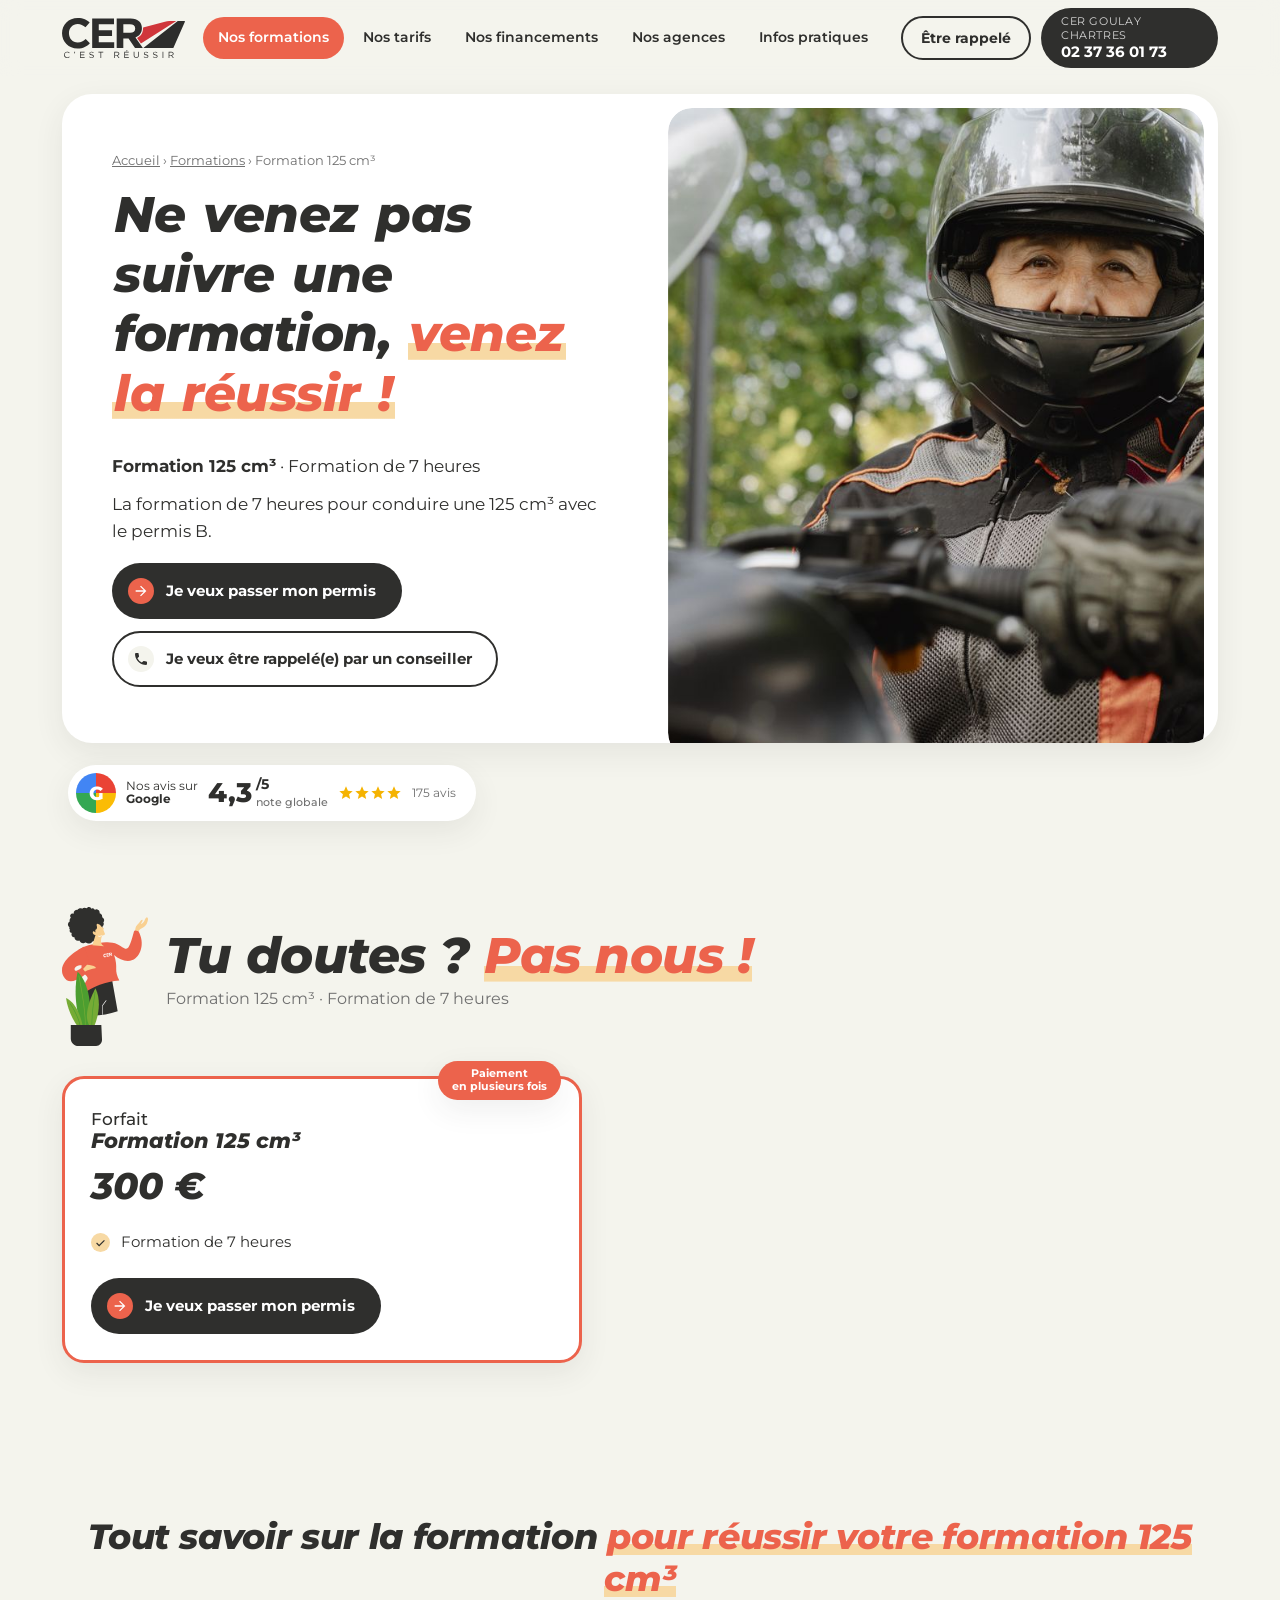
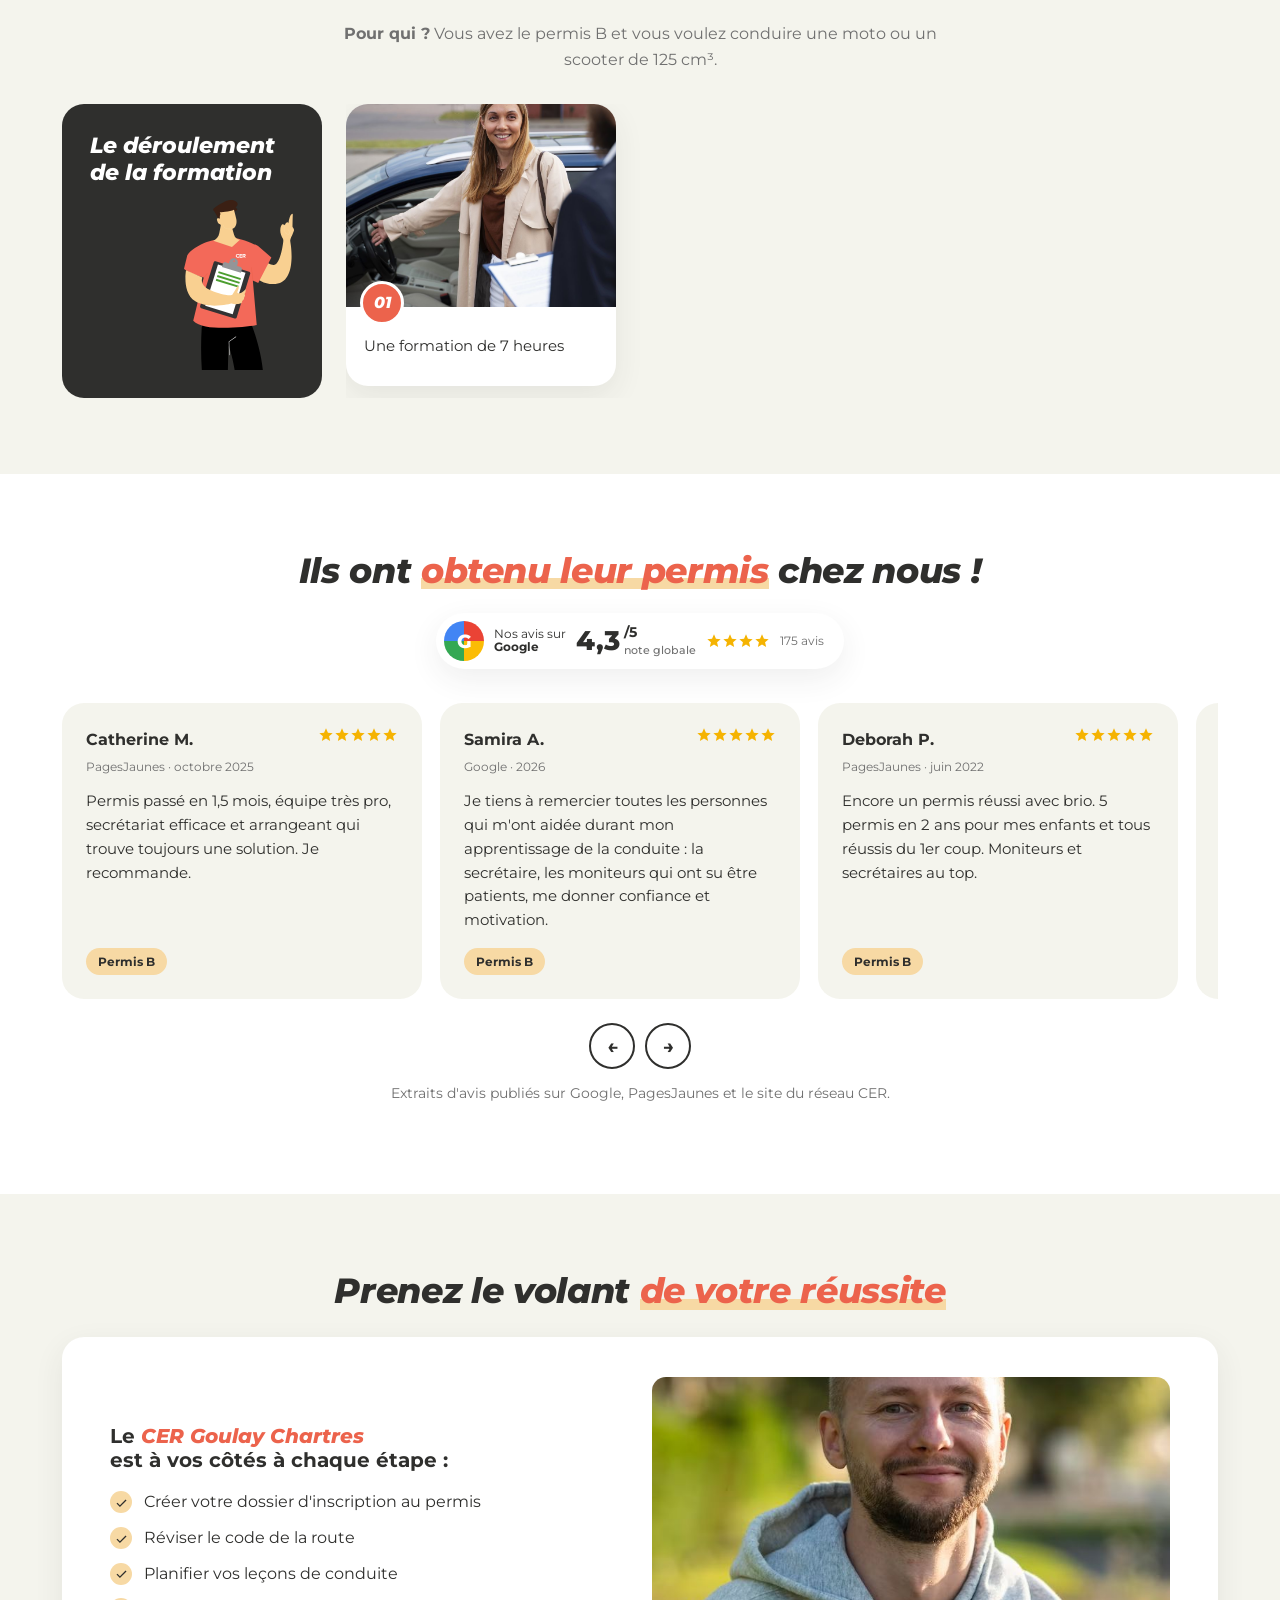
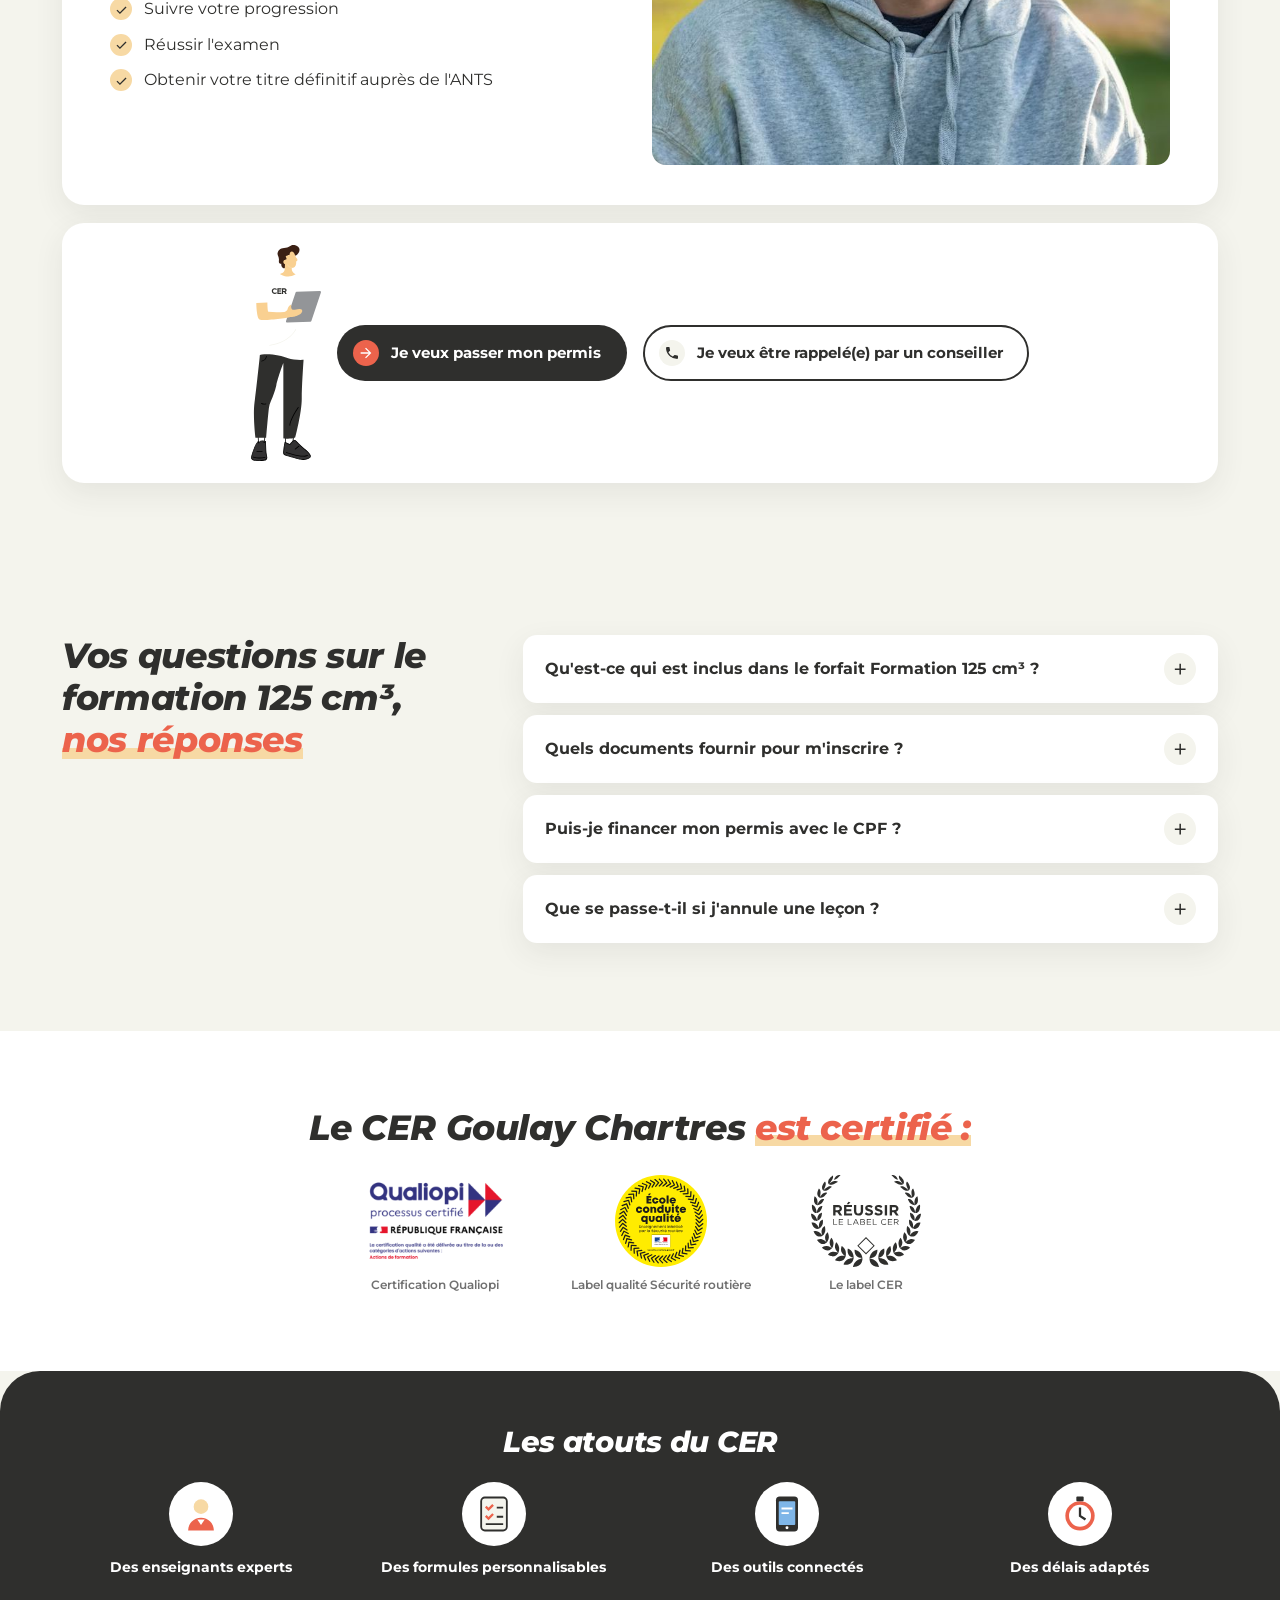
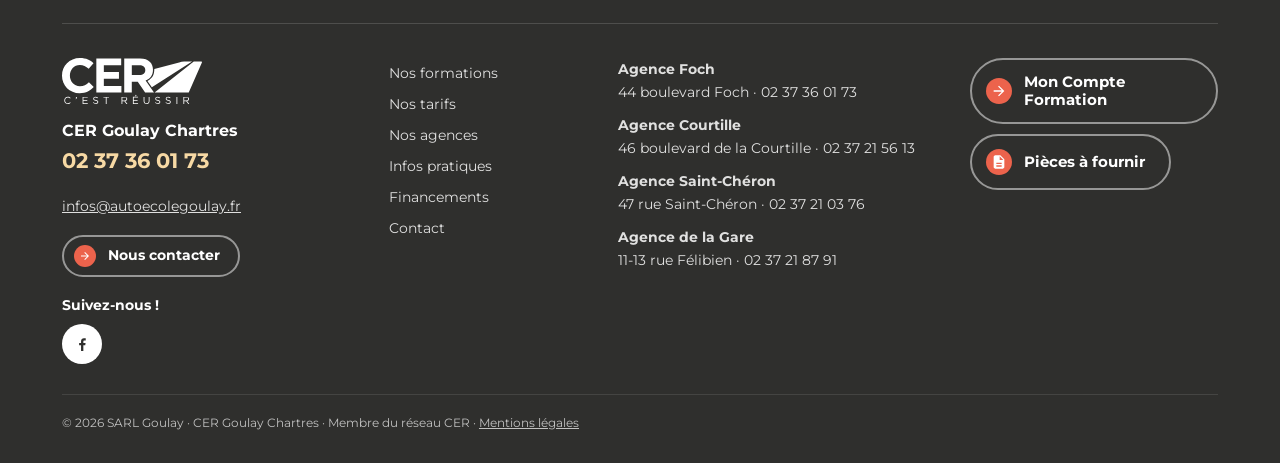
<file: formations/formation-125.html>
<!doctype html>
<html lang="fr">
<head>
<meta charset="utf-8">
<meta name="robots" content="noindex, nofollow">
<meta name="viewport" content="width=device-width, initial-scale=1">
<title>Formation 125 cm³ formation de 7 heures à Chartres – CER Goulay</title>
<meta name="description" content="Formation 125 cm³ (Formation de 7 heures) à Chartres avec CER Goulay : La formation de 7 heures pour conduire une 125 cm³ avec le permis B. Prix : 300 €.">
<link rel="canonical" href="https://www.autoecolegoulay.fr/formations/formation-125.html">
<meta property="og:title" content="Formation 125 cm³ formation de 7 heures à Chartres – CER Goulay">
<meta property="og:description" content="Formation 125 cm³ (Formation de 7 heures) à Chartres avec CER Goulay : La formation de 7 heures pour conduire une 125 cm³ avec le permis B. Prix : 300 €.">
<meta property="og:type" content="website">
<meta property="og:locale" content="fr_FR">
<meta name="theme-color" content="#2f2f2d">
<link rel="icon" href="../assets/favicon.svg" type="image/svg+xml">
<link rel="preconnect" href="https://fonts.googleapis.com">
<link rel="preconnect" href="https://fonts.gstatic.com" crossorigin>
<link rel="stylesheet" href="https://fonts.googleapis.com/css2?family=Montserrat:ital,wght@0,400;0,500;0,600;0,700;0,800;1,700;1,800&display=swap">
<link rel="stylesheet" href="../assets/style.css">
<script type="application/ld+json">{"@context":"https://schema.org","@type":"Course","name":"Formation 125 cm³ – Formation de 7 heures","description":"La formation de 7 heures pour conduire une 125 cm³ avec le permis B.","provider":{"@type":"DrivingSchool","name":"CER Goulay","sameAs":"https://www.autoecolegoulay.fr"},"offers":{"@type":"Offer","price":300,"priceCurrency":"EUR"}}</script>
</head>
<body>
<a class="skip" href="#contenu">Aller au contenu</a>
<script>document.documentElement.className+=" js"</script>
<div class="progression" aria-hidden="true"></div>
<header class="site-header">
  <div class="wrap header-inner">
    <a class="logo" href="../index.html" aria-label="CER Goulay – accueil"><img src="../assets/img/cer/logo-cer.svg" alt="CER C'est réussir" width="150" height="38"></a>
    <nav class="main-nav" id="menu" aria-label="Menu principal"><ul><li><a href="../formations.html" aria-current="page">Nos formations</a></li><li><a href="../tarifs.html">Nos tarifs</a></li><li><a href="../tarifs.html#financement">Nos financements</a></li><li><a href="../agences.html">Nos agences</a></li><li><a href="../infos-pratiques.html">Infos pratiques</a></li><li class="nav-contact"><a href="../contact.html">Contact</a></li></ul></nav>
    <div class="header-cta">
      <button class="btn-pill-line hide-md" type="button" data-ouvre="tiroir-rappel">Être rappelé</button>
      <a class="agence-pill" href="tel:+33237360173"><span>CER Goulay Chartres</span><strong>02 37 36 01 73</strong></a>
      <button class="menu-toggle" aria-expanded="false" aria-controls="menu"><span></span><span></span><span></span><span class="sr">Menu</span></button>
    </div>
  </div>
</header>
<main id="contenu">

<section class="hero-wrap"><div class="wrap">
  <div class="hero-panneau">
    <div class="hero-texte">
      <nav class="breadcrumb" aria-label="Fil d'Ariane"><a href="../index.html">Accueil</a> › <a href="../formations.html">Formations</a> › <span>Formation 125 cm³</span></nav>
      <h1 class="t-cer t-xl titre-anime"><span class="mot"><span style="--i:0">Ne</span></span> <span class="mot"><span style="--i:1">venez</span></span> <span class="mot"><span style="--i:2">pas</span></span> <span class="mot"><span style="--i:3">suivre</span></span> <span class="mot"><span style="--i:4">une</span></span> <span class="mot"><span style="--i:5">formation,</span></span> <em><span class="mot"><span style="--i:6">venez</span></span> <span class="mot"><span style="--i:7">la</span></span> <span class="mot"><span style="--i:8">réussir</span></span> <span class="mot"><span style="--i:9">!</span></span></em></h1>
      <p class="hero-sous apparait" style="--d:300ms"><strong>Formation 125 cm³</strong> · Formation de 7 heures</p>
      <p class="lead apparait" style="--d:400ms">La formation de 7 heures pour conduire une 125 cm³ avec le permis B.</p>
      <div class="hero-actions apparait" style="--d:550ms"><a class="btn btn-dark" href="../contact.html?formation=formation-125" ><svg viewBox="0 0 24 24" aria-hidden="true"><path d="M4 11h12.2l-5.6-5.6L12 4l8 8-8 8-1.4-1.4 5.6-5.6H4z"/></svg><span>Je veux passer mon permis</span></a><button class="btn btn-line" type="button" data-ouvre="tiroir-rappel"><svg viewBox="0 0 24 24" aria-hidden="true"><path d="M6.6 10.8a15.1 15.1 0 0 0 6.6 6.6l2.2-2.2c.3-.3.7-.4 1-.2 1.1.4 2.3.6 3.6.6.6 0 1 .4 1 1V20c0 .6-.4 1-1 1A17 17 0 0 1 3 4c0-.6.4-1 1-1h3.5c.6 0 1 .4 1 1 0 1.3.2 2.5.6 3.6.1.3 0 .7-.2 1l-2.3 2.2z"/></svg><span>Je veux être rappelé(e) par un conseiller</span></button></div>
    </div>
    <div class="hero-photo devoile" style="--d:200ms"><img src="../assets/img/reseau/passerelle.jpg" alt="" fetchpriority="high" data-parallaxe-img></div>
  </div>
  <div class="confiance apparait" style="--d:700ms"><div class="note-badge"><span class="note-logo">G</span><span class="note-src">Nos avis sur<br><strong>Google</strong></span><strong class="note-val">4,3</strong><span class="note-sur">/5<br><small>note globale</small></span><span class="etoiles" aria-label="4 sur 5"><svg viewBox="0 0 24 24" aria-hidden="true"><path d="m12 17.3 6.2 3.7-1.6-7 5.4-4.7-7.1-.6L12 2 9.1 8.7 2 9.3l5.4 4.7-1.6 7z"/></svg><svg viewBox="0 0 24 24" aria-hidden="true"><path d="m12 17.3 6.2 3.7-1.6-7 5.4-4.7-7.1-.6L12 2 9.1 8.7 2 9.3l5.4 4.7-1.6 7z"/></svg><svg viewBox="0 0 24 24" aria-hidden="true"><path d="m12 17.3 6.2 3.7-1.6-7 5.4-4.7-7.1-.6L12 2 9.1 8.7 2 9.3l5.4 4.7-1.6 7z"/></svg><svg viewBox="0 0 24 24" aria-hidden="true"><path d="m12 17.3 6.2 3.7-1.6-7 5.4-4.7-7.1-.6L12 2 9.1 8.7 2 9.3l5.4 4.7-1.6 7z"/></svg></span><span class="note-nb">175 avis</span></div></div>
</div></section>

<section class="section"><div class="wrap">
  <div class="titre-perso"><img src="../assets/img/cer/personnage-cer-8.svg" alt="" loading="lazy"><div><h2 class="t-cer t-xl">Tu doutes ? <em>Pas nous !</em></h2><p class="muted">Formation 125 cm³ · Formation de 7 heures</p></div></div>
  
  <div class="formules un"><article class="formule vedette revele">
    <span class="pastille">Paiement<br>en plusieurs fois</span>
    <h3>Forfait<br><strong>Formation 125 cm³</strong></h3>
    <p class="formule-prix">300 €</p>
    
    <ul class="puces petites"><li>Formation de 7 heures</li></ul>
    <a class="btn btn-dark" href="../contact.html?formation=formation-125" ><svg viewBox="0 0 24 24" aria-hidden="true"><path d="M4 11h12.2l-5.6-5.6L12 4l8 8-8 8-1.4-1.4 5.6-5.6H4z"/></svg><span>Je veux passer mon permis</span></a>
  </article></div>
</div></section>



<section class="section"><div class="wrap">
  <h2 class="t-cer center">Tout savoir sur la formation <em>pour réussir votre formation 125 cm³</em></h2>
  <p class="center lead-c"><strong>Pour qui ?</strong> Vous avez le permis B et vous voulez conduire une moto ou un scooter de 125 cm³.</p>
  <div class="deroule">
    <div class="deroule-intro"><h3>Le déroulement de la formation</h3><img src="../assets/img/cer/personnage-cer-1.svg" alt="" loading="lazy"></div>
    <div class="deroule-rail"><article class="etape-carte revele"><div class="etape-img"><img src="../assets/img/reseau/evaluation.jpg" alt="" loading="lazy"><span>01</span></div><p>Une formation de 7 heures</p></article></div>
  </div>
</div></section>

<section class="section avis-section"><div class="wrap">
  <h2 class="t-cer center">Ils ont <em>obtenu leur permis</em> chez nous !</h2>
  <div class="note-badge"><span class="note-logo">G</span><span class="note-src">Nos avis sur<br><strong>Google</strong></span><strong class="note-val">4,3</strong><span class="note-sur">/5<br><small>note globale</small></span><span class="etoiles" aria-label="4 sur 5"><svg viewBox="0 0 24 24" aria-hidden="true"><path d="m12 17.3 6.2 3.7-1.6-7 5.4-4.7-7.1-.6L12 2 9.1 8.7 2 9.3l5.4 4.7-1.6 7z"/></svg><svg viewBox="0 0 24 24" aria-hidden="true"><path d="m12 17.3 6.2 3.7-1.6-7 5.4-4.7-7.1-.6L12 2 9.1 8.7 2 9.3l5.4 4.7-1.6 7z"/></svg><svg viewBox="0 0 24 24" aria-hidden="true"><path d="m12 17.3 6.2 3.7-1.6-7 5.4-4.7-7.1-.6L12 2 9.1 8.7 2 9.3l5.4 4.7-1.6 7z"/></svg><svg viewBox="0 0 24 24" aria-hidden="true"><path d="m12 17.3 6.2 3.7-1.6-7 5.4-4.7-7.1-.6L12 2 9.1 8.7 2 9.3l5.4 4.7-1.6 7z"/></svg></span><span class="note-nb">175 avis</span></div>
  <div class="avis-rail" tabindex="0" aria-label="Avis d'élèves"><article class="avis-card">
  <header><div><strong>Catherine M.</strong><small>PagesJaunes · octobre 2025</small></div><span class="etoiles" aria-label="5 sur 5"><svg viewBox="0 0 24 24" aria-hidden="true"><path d="m12 17.3 6.2 3.7-1.6-7 5.4-4.7-7.1-.6L12 2 9.1 8.7 2 9.3l5.4 4.7-1.6 7z"/></svg><svg viewBox="0 0 24 24" aria-hidden="true"><path d="m12 17.3 6.2 3.7-1.6-7 5.4-4.7-7.1-.6L12 2 9.1 8.7 2 9.3l5.4 4.7-1.6 7z"/></svg><svg viewBox="0 0 24 24" aria-hidden="true"><path d="m12 17.3 6.2 3.7-1.6-7 5.4-4.7-7.1-.6L12 2 9.1 8.7 2 9.3l5.4 4.7-1.6 7z"/></svg><svg viewBox="0 0 24 24" aria-hidden="true"><path d="m12 17.3 6.2 3.7-1.6-7 5.4-4.7-7.1-.6L12 2 9.1 8.7 2 9.3l5.4 4.7-1.6 7z"/></svg><svg viewBox="0 0 24 24" aria-hidden="true"><path d="m12 17.3 6.2 3.7-1.6-7 5.4-4.7-7.1-.6L12 2 9.1 8.7 2 9.3l5.4 4.7-1.6 7z"/></svg></span></header>
  <p>Permis passé en 1,5 mois, équipe très pro, secrétariat efficace et arrangeant qui trouve toujours une solution. Je recommande.</p>
  <span class="avis-tag">Permis B</span>
</article><article class="avis-card">
  <header><div><strong>Samira A.</strong><small>Google · 2026</small></div><span class="etoiles" aria-label="5 sur 5"><svg viewBox="0 0 24 24" aria-hidden="true"><path d="m12 17.3 6.2 3.7-1.6-7 5.4-4.7-7.1-.6L12 2 9.1 8.7 2 9.3l5.4 4.7-1.6 7z"/></svg><svg viewBox="0 0 24 24" aria-hidden="true"><path d="m12 17.3 6.2 3.7-1.6-7 5.4-4.7-7.1-.6L12 2 9.1 8.7 2 9.3l5.4 4.7-1.6 7z"/></svg><svg viewBox="0 0 24 24" aria-hidden="true"><path d="m12 17.3 6.2 3.7-1.6-7 5.4-4.7-7.1-.6L12 2 9.1 8.7 2 9.3l5.4 4.7-1.6 7z"/></svg><svg viewBox="0 0 24 24" aria-hidden="true"><path d="m12 17.3 6.2 3.7-1.6-7 5.4-4.7-7.1-.6L12 2 9.1 8.7 2 9.3l5.4 4.7-1.6 7z"/></svg><svg viewBox="0 0 24 24" aria-hidden="true"><path d="m12 17.3 6.2 3.7-1.6-7 5.4-4.7-7.1-.6L12 2 9.1 8.7 2 9.3l5.4 4.7-1.6 7z"/></svg></span></header>
  <p>Je tiens à remercier toutes les personnes qui m'ont aidée durant mon apprentissage de la conduite : la secrétaire, les moniteurs qui ont su être patients, me donner confiance et motivation.</p>
  <span class="avis-tag">Permis B</span>
</article><article class="avis-card">
  <header><div><strong>Deborah P.</strong><small>PagesJaunes · juin 2022</small></div><span class="etoiles" aria-label="5 sur 5"><svg viewBox="0 0 24 24" aria-hidden="true"><path d="m12 17.3 6.2 3.7-1.6-7 5.4-4.7-7.1-.6L12 2 9.1 8.7 2 9.3l5.4 4.7-1.6 7z"/></svg><svg viewBox="0 0 24 24" aria-hidden="true"><path d="m12 17.3 6.2 3.7-1.6-7 5.4-4.7-7.1-.6L12 2 9.1 8.7 2 9.3l5.4 4.7-1.6 7z"/></svg><svg viewBox="0 0 24 24" aria-hidden="true"><path d="m12 17.3 6.2 3.7-1.6-7 5.4-4.7-7.1-.6L12 2 9.1 8.7 2 9.3l5.4 4.7-1.6 7z"/></svg><svg viewBox="0 0 24 24" aria-hidden="true"><path d="m12 17.3 6.2 3.7-1.6-7 5.4-4.7-7.1-.6L12 2 9.1 8.7 2 9.3l5.4 4.7-1.6 7z"/></svg><svg viewBox="0 0 24 24" aria-hidden="true"><path d="m12 17.3 6.2 3.7-1.6-7 5.4-4.7-7.1-.6L12 2 9.1 8.7 2 9.3l5.4 4.7-1.6 7z"/></svg></span></header>
  <p>Encore un permis réussi avec brio. 5 permis en 2 ans pour mes enfants et tous réussis du 1er coup. Moniteurs et secrétaires au top.</p>
  <span class="avis-tag">Permis B</span>
</article><article class="avis-card">
  <header><div><strong>Théo M.</strong><small>CER · février 2020</small></div><span class="etoiles" aria-label="5 sur 5"><svg viewBox="0 0 24 24" aria-hidden="true"><path d="m12 17.3 6.2 3.7-1.6-7 5.4-4.7-7.1-.6L12 2 9.1 8.7 2 9.3l5.4 4.7-1.6 7z"/></svg><svg viewBox="0 0 24 24" aria-hidden="true"><path d="m12 17.3 6.2 3.7-1.6-7 5.4-4.7-7.1-.6L12 2 9.1 8.7 2 9.3l5.4 4.7-1.6 7z"/></svg><svg viewBox="0 0 24 24" aria-hidden="true"><path d="m12 17.3 6.2 3.7-1.6-7 5.4-4.7-7.1-.6L12 2 9.1 8.7 2 9.3l5.4 4.7-1.6 7z"/></svg><svg viewBox="0 0 24 24" aria-hidden="true"><path d="m12 17.3 6.2 3.7-1.6-7 5.4-4.7-7.1-.6L12 2 9.1 8.7 2 9.3l5.4 4.7-1.6 7z"/></svg><svg viewBox="0 0 24 24" aria-hidden="true"><path d="m12 17.3 6.2 3.7-1.6-7 5.4-4.7-7.1-.6L12 2 9.1 8.7 2 9.3l5.4 4.7-1.6 7z"/></svg></span></header>
  <p>Très bonne auto-école, j'ai obtenu mon permis du premier coup en conduite accompagnée. Proche du lycée, horaires des cours correspondant aux sorties du lycée.</p>
  <span class="avis-tag">Conduite accompagnée</span>
</article><article class="avis-card">
  <header><div><strong>Gwendal C.</strong><small>Google · 2019</small></div><span class="etoiles" aria-label="5 sur 5"><svg viewBox="0 0 24 24" aria-hidden="true"><path d="m12 17.3 6.2 3.7-1.6-7 5.4-4.7-7.1-.6L12 2 9.1 8.7 2 9.3l5.4 4.7-1.6 7z"/></svg><svg viewBox="0 0 24 24" aria-hidden="true"><path d="m12 17.3 6.2 3.7-1.6-7 5.4-4.7-7.1-.6L12 2 9.1 8.7 2 9.3l5.4 4.7-1.6 7z"/></svg><svg viewBox="0 0 24 24" aria-hidden="true"><path d="m12 17.3 6.2 3.7-1.6-7 5.4-4.7-7.1-.6L12 2 9.1 8.7 2 9.3l5.4 4.7-1.6 7z"/></svg><svg viewBox="0 0 24 24" aria-hidden="true"><path d="m12 17.3 6.2 3.7-1.6-7 5.4-4.7-7.1-.6L12 2 9.1 8.7 2 9.3l5.4 4.7-1.6 7z"/></svg><svg viewBox="0 0 24 24" aria-hidden="true"><path d="m12 17.3 6.2 3.7-1.6-7 5.4-4.7-7.1-.6L12 2 9.1 8.7 2 9.3l5.4 4.7-1.6 7z"/></svg></span></header>
  <p>Les moniteurs sont à l'écoute de leurs élèves, ils sont sérieux et très gentils. J'ai eu mon permis du premier coup et plus rapidement que je ne l'espérais.</p>
  <span class="avis-tag">Permis B</span>
</article></div>
  <div class="rail-nav"><button type="button" class="rail-btn" data-rail="-1" aria-label="Avis précédents">←</button><button type="button" class="rail-btn" data-rail="1" aria-label="Avis suivants">→</button></div>
  <p class="center muted small">Extraits d'avis publiés sur Google, PagesJaunes et le site du réseau CER.</p>
</div></section>

<section class="section"><div class="wrap">
  <h2 class="t-cer center">Prenez le volant <em>de votre réussite</em></h2>
  <div class="carte volant revele">
    <div>
      <h3>Le <em>CER Goulay Chartres</em><br>est à vos côtés à chaque étape :</h3>
      <ul class="puces">
        <li>Créer votre dossier d'inscription au permis</li>
        <li>Réviser le code de la route</li>
        <li>Planifier vos leçons de conduite</li>
        <li>Suivre votre progression</li>
        <li>Réussir l'examen</li>
        <li>Obtenir votre titre définitif auprès de l'ANTS</li>
      </ul>
    </div>
    <img src="../assets/img/reseau/conseiller.jpg" alt="Un conseiller CER souriant" loading="lazy">
  </div>
  <div class="carte volant-cta revele"><img src="../assets/img/cer/personnage-cer-4.svg" alt=""><a class="btn btn-dark" href="../contact.html?formation=formation-125" ><svg viewBox="0 0 24 24" aria-hidden="true"><path d="M4 11h12.2l-5.6-5.6L12 4l8 8-8 8-1.4-1.4 5.6-5.6H4z"/></svg><span>Je veux passer mon permis</span></a><button class="btn btn-line" type="button" data-ouvre="tiroir-rappel"><svg viewBox="0 0 24 24" aria-hidden="true"><path d="M6.6 10.8a15.1 15.1 0 0 0 6.6 6.6l2.2-2.2c.3-.3.7-.4 1-.2 1.1.4 2.3.6 3.6.6.6 0 1 .4 1 1V20c0 .6-.4 1-1 1A17 17 0 0 1 3 4c0-.6.4-1 1-1h3.5c.6 0 1 .4 1 1 0 1.3.2 2.5.6 3.6.1.3 0 .7-.2 1l-2.3 2.2z"/></svg><span>Je veux être rappelé(e) par un conseiller</span></button></div>
</div></section>

<section class="section faq-section"><div class="wrap faq-grid">
  <h2 class="t-cer">Vos questions sur le formation 125 cm³,<br><em>nos réponses</em></h2>
  <div class="faq"><details><summary>Qu'est-ce qui est inclus dans le forfait Formation 125 cm³ ?<span class="faq-plus"><svg viewBox="0 0 24 24" aria-hidden="true"><path d="M11 5h2v6h6v2h-6v6h-2v-6H5v-2h6z"/></svg></span></summary><div class="faq-r"><ul><li>Formation de 7 heures</li></ul></div></details><details><summary>Quels documents fournir pour m'inscrire ?<span class="faq-plus"><svg viewBox="0 0 24 24" aria-hidden="true"><path d="M11 5h2v6h6v2h-6v6h-2v-6H5v-2h6z"/></svg></span></summary><div class="faq-r"><p>Copie recto verso de la carte d'identité du candidat, et du permis si une catégorie est déjà obtenue, Pour les mineurs : copie recto verso de la carte d'identité du représentant légal, Attestation d'hébergement manuscrite, signée par l'hébergeant et le candidat… <button class="lien" type="button" data-ouvre="tiroir-docs">Voir la liste complète</button></p></div></details><details><summary>Puis-je financer mon permis avec le CPF ?<span class="faq-plus"><svg viewBox="0 0 24 24" aria-hidden="true"><path d="M11 5h2v6h6v2h-6v6h-2v-6H5v-2h6z"/></svg></span></summary><div class="faq-r"><p>Oui : nos formations au permis B sont éligibles au CPF. Nous sommes aussi partenaires du Permis à 1 € par jour et acceptons les financements France Travail.</p></div></details><details><summary>Que se passe-t-il si j'annule une leçon ?<span class="faq-plus"><svg viewBox="0 0 24 24" aria-hidden="true"><path d="M11 5h2v6h6v2h-6v6h-2v-6H5v-2h6z"/></svg></span></summary><div class="faq-r"><p>Toute leçon de conduite non décommandée 48 h à l'avance au secrétariat est due.</p></div></details></div>
</div></section>
<section class="section certifs-section"><div class="wrap">
  <h2 class="t-cer center">Le CER Goulay Chartres <em>est certifié :</em></h2>
  <div class="certifs">
    <figure class="revele"><img src="../assets/img/cer/logo-qualiopi.svg" alt="Qualiopi, processus certifié" loading="lazy"><figcaption>Certification Qualiopi</figcaption></figure>
    <figure class="revele"><img src="../assets/img/cer/logo-ecole-conduite-qualite.svg" alt="École conduite qualité" loading="lazy"><figcaption>Label qualité Sécurité routière</figcaption></figure>
    <figure class="revele"><img src="../assets/img/cer/label-reussir.svg" alt="Réussir, le label CER" loading="lazy"><figcaption>Le label CER</figcaption></figure>
  </div>
</div></section>
</main>
<footer class="site-footer">
  <div class="wrap">
    <h2 class="atouts-titre t-cer">Les atouts du CER</h2>
    <ul class="atouts">
      <li><svg viewBox="0 0 48 48" aria-hidden="true"><circle cx="24" cy="16" r="8" fill="#f7d9a4"/><path d="M10 42c0-8 6-14 14-14s14 6 14 14z" fill="#ec634c"/><path d="M20 30h8l-4 6z" fill="#fff"/></svg><span>Des enseignants experts</span></li>
      <li><svg viewBox="0 0 48 48" aria-hidden="true"><rect x="10" y="6" width="28" height="36" rx="4" fill="#f4f4ed" stroke="#2f2f2d" stroke-width="2"/><path d="m15 16 3 3 5-5M15 26l3 3 5-5" stroke="#ec634c" stroke-width="2.5" fill="none"/><path d="M27 17h7M27 27h7M15 35h19" stroke="#2f2f2d" stroke-width="2"/></svg><span>Des formules personnalisables</span></li>
      <li><svg viewBox="0 0 48 48" aria-hidden="true"><rect x="12" y="5" width="24" height="38" rx="4" fill="#2f2f2d"/><rect x="15" y="10" width="18" height="26" rx="1" fill="#7fb6e8"/><circle cx="24" cy="39" r="1.6" fill="#fff"/><path d="M18 18h12M18 23h8" stroke="#fff" stroke-width="2"/></svg><span>Des outils connectés</span></li>
      <li><svg viewBox="0 0 48 48" aria-hidden="true"><circle cx="24" cy="26" r="16" fill="#ec634c"/><circle cx="24" cy="26" r="12" fill="#fff"/><path d="M24 17v9l6 4" stroke="#2f2f2d" stroke-width="2.5" fill="none"/><rect x="20" y="5" width="8" height="5" rx="1" fill="#2f2f2d"/></svg><span>Des délais adaptés</span></li>
    </ul>
    <div class="footer-grid">
      <div>
        <img class="footer-logo" src="../assets/img/cer/logo-cer.svg" alt="CER C'est réussir" width="150" height="38">
        <p class="footer-agence">CER Goulay Chartres<br><a href="tel:+33237360173">02 37 36 01 73</a></p>
        <p><a class="footer-mail" href="mailto:infos@autoecolegoulay.fr">infos@autoecolegoulay.fr</a></p>
        <a class="btn btn-line-light btn-sm" href="../contact.html"><svg viewBox="0 0 24 24" aria-hidden="true"><path d="M4 11h12.2l-5.6-5.6L12 4l8 8-8 8-1.4-1.4 5.6-5.6H4z"/></svg><span>Nous contacter</span></a>
        <p class="suivez">Suivez-nous !</p><div class="socials"><a href="https://www.facebook.com/CERgoulay" rel="noopener" aria-label="Facebook"><svg viewBox="0 0 24 24" aria-hidden="true"><path d="M13.5 21v-7.5H16l.4-3h-2.9V8.6c0-.9.3-1.5 1.5-1.5h1.6V4.4c-.3 0-1.2-.1-2.3-.1-2.3 0-3.8 1.4-3.8 3.9v2.3H8v3h2.5V21h3z"/></svg></a></div>
      </div>
      <ul class="footer-links">
        <li><a href="../formations.html">Nos formations</a></li>
        <li><a href="../tarifs.html">Nos tarifs</a></li>
        <li><a href="../agences.html">Nos agences</a></li>
        <li><a href="../infos-pratiques.html">Infos pratiques</a></li>
        <li><a href="../tarifs.html#financement">Financements</a></li>
        <li><a href="../contact.html">Contact</a></li>
      </ul>
      <ul class="footer-agences"><li><strong>Agence Foch</strong><br>44 boulevard Foch · <a href="tel:+33237360173">02 37 36 01 73</a></li><li><strong>Agence Courtille</strong><br>46 boulevard de la Courtille · <a href="tel:+33237215613">02 37 21 56 13</a></li><li><strong>Agence Saint-Chéron</strong><br>47 rue Saint-Chéron · <a href="tel:+33237210376">02 37 21 03 76</a></li><li><strong>Agence de la Gare</strong><br>11-13 rue Félibien · <a href="tel:+33237218791">02 37 21 87 91</a></li></ul>
      <div class="footer-cta">
        <a class="btn btn-line-light" href="https://www.moncompteformation.gouv.fr" rel="noopener" target="_blank"><svg viewBox="0 0 24 24" aria-hidden="true"><path d="M4 11h12.2l-5.6-5.6L12 4l8 8-8 8-1.4-1.4 5.6-5.6H4z"/></svg><span>Mon Compte Formation</span></a>
        <button class="btn btn-line-light" type="button" data-ouvre="tiroir-docs"><svg viewBox="0 0 24 24" aria-hidden="true"><path d="M14 2H6a2 2 0 0 0-2 2v16c0 1.1.9 2 2 2h12a2 2 0 0 0 2-2V8l-6-6zm-1 7V3.5L18.5 9H13zM8 13h8v2H8v-2zm0 4h8v2H8v-2z"/></svg><span>Pièces à fournir</span></button>
      </div>
    </div>
    <p class="footer-bottom">© 2026 SARL Goulay · CER Goulay Chartres · Membre du réseau CER · <a href="../mentions-legales.html">Mentions légales</a></p>
  </div>
</footer>
<div class="mobile-bar" role="navigation" aria-label="Actions rapides">
  <a class="bar-btn" href="tel:+33237360173"><svg viewBox="0 0 24 24" aria-hidden="true"><path d="M6.6 10.8a15.1 15.1 0 0 0 6.6 6.6l2.2-2.2c.3-.3.7-.4 1-.2 1.1.4 2.3.6 3.6.6.6 0 1 .4 1 1V20c0 .6-.4 1-1 1A17 17 0 0 1 3 4c0-.6.4-1 1-1h3.5c.6 0 1 .4 1 1 0 1.3.2 2.5.6 3.6.1.3 0 .7-.2 1l-2.3 2.2z"/></svg><span>Appeler</span></a>
  
  <button class="bar-btn bar-primary" type="button" data-ouvre="tiroir-rappel"><svg viewBox="0 0 24 24" aria-hidden="true"><path d="M4 11h12.2l-5.6-5.6L12 4l8 8-8 8-1.4-1.4 5.6-5.6H4z"/></svg><span>Être rappelé</span></button>
</div>

<div class="tiroir" id="tiroir-rappel" role="dialog" aria-modal="true" aria-labelledby="tr-titre" hidden>
  <div class="tiroir-fond" data-ferme></div>
  <div class="tiroir-panneau">
    <button class="tiroir-x" type="button" data-ferme aria-label="Fermer"><svg viewBox="0 0 24 24" aria-hidden="true"><path d="M18.3 5.7 16.9 4.3 12 9.2 7.1 4.3 5.7 5.7l4.9 4.9-4.9 4.9 1.4 1.4 4.9-4.9 4.9 4.9 1.4-1.4-4.9-4.9z"/></svg></button>
    <div class="tiroir-tete"><img src="../assets/img/cer/conseiller-2.svg" alt="" width="91" height="78"><div><h2 id="tr-titre" class="t-cer">Vous souhaitez être rappelé(e) ?</h2><p>Pour que nous puissions vous rappeler, indiquez-nous vos disponibilités et vos coordonnées.</p></div></div>
    <form class="js-form form-rappel" action="" method="POST" data-email="infos@autoecolegoulay.fr" data-sujet="Demande de rappel" novalidate>
      <input type="hidden" name="demande" value="Être rappelé">
      <p class="obl">* Champs obligatoires</p>
      <div class="etape"><span class="num">01</span><div class="creneaux"><fieldset><legend>Lundi</legend><label class="puce"><input type="checkbox" name="creneaux" value="Lundi matin"><span>matin</span></label><label class="puce"><input type="checkbox" name="creneaux" value="Lundi après-midi"><span>après-midi</span></label></fieldset><fieldset><legend>Mardi</legend><label class="puce"><input type="checkbox" name="creneaux" value="Mardi matin"><span>matin</span></label><label class="puce"><input type="checkbox" name="creneaux" value="Mardi après-midi"><span>après-midi</span></label></fieldset><fieldset><legend>Mercredi</legend><label class="puce"><input type="checkbox" name="creneaux" value="Mercredi matin"><span>matin</span></label><label class="puce"><input type="checkbox" name="creneaux" value="Mercredi après-midi"><span>après-midi</span></label></fieldset><fieldset><legend>Jeudi</legend><label class="puce"><input type="checkbox" name="creneaux" value="Jeudi matin"><span>matin</span></label><label class="puce"><input type="checkbox" name="creneaux" value="Jeudi après-midi"><span>après-midi</span></label></fieldset><fieldset><legend>Vendredi</legend><label class="puce"><input type="checkbox" name="creneaux" value="Vendredi matin"><span>matin</span></label><label class="puce"><input type="checkbox" name="creneaux" value="Vendredi après-midi"><span>après-midi</span></label></fieldset><fieldset><legend>Samedi</legend><label class="puce"><input type="checkbox" name="creneaux" value="Samedi matin"><span>matin</span></label><label class="puce"><input type="checkbox" name="creneaux" value="Samedi après-midi"><span>après-midi</span></label></fieldset></div></div>
      <div class="etape"><span class="num">02</span><div><p class="etape-titre">Pour quelle formation ? *</p><div class="tuiles">
        <label class="tuile"><input type="radio" name="formation" value="Auto" required><img src="../assets/img/cer/permis-b.svg" alt=""><span>Auto</span></label>
        <label class="tuile"><input type="radio" name="formation" value="Moto"><img src="../assets/img/cer/permis-a1.svg" alt=""><span>Moto</span></label>
        <label class="tuile"><input type="radio" name="formation" value="Remorque"><img src="../assets/img/cer/permis-be.svg" alt=""><span>Remorque</span></label>
        <label class="tuile"><input type="radio" name="formation" value="Autres"><span class="tuile-autre">?</span><span>Autres</span></label>
      </div></div></div>
      <div class="etape"><span class="num">03</span><div class="champs">
        <input name="nom" placeholder="Votre nom*" autocomplete="family-name" required>
        <input name="prenom" placeholder="Votre prénom*" autocomplete="given-name">
        <input name="telephone" type="tel" placeholder="Votre téléphone*" autocomplete="tel" required>
        <input name="email" type="email" placeholder="Votre email" autocomplete="email">
      </div></div>
      <label class="consent"><input type="checkbox" name="consentement" required> En envoyant ce formulaire, j'accepte que mes informations soient utilisées pour être recontacté(e).</label>
      <div class="tiroir-pied"><p class="form-status" role="status" aria-live="polite"></p><button class="btn btn-dark btn-lg" type="submit"><svg viewBox="0 0 24 24" aria-hidden="true"><path d="M4 11h12.2l-5.6-5.6L12 4l8 8-8 8-1.4-1.4 5.6-5.6H4z"/></svg><span>Envoyez</span></button></div>
    </form>
  </div>
</div>
<div class="tiroir" id="tiroir-docs" role="dialog" aria-modal="true" aria-labelledby="td-titre" hidden>
  <div class="tiroir-fond" data-ferme></div>
  <div class="tiroir-panneau">
    <button class="tiroir-x" type="button" data-ferme aria-label="Fermer"><svg viewBox="0 0 24 24" aria-hidden="true"><path d="M18.3 5.7 16.9 4.3 12 9.2 7.1 4.3 5.7 5.7l4.9 4.9-4.9 4.9 1.4 1.4 4.9-4.9 4.9 4.9 1.4-1.4-4.9-4.9z"/></svg></button>
    <h2 id="td-titre" class="t-cer">Les pièces à fournir pour constituer votre dossier d'inscription</h2>
    <div class="doc-bloc"><img src="../assets/img/cer/permis-b.svg" alt=""><h3>Tous les permis</h3></div>
    <ul class="puces"><li>Copie recto verso de la carte d'identité du candidat, et du permis si une catégorie est déjà obtenue</li><li>Pour les mineurs : copie recto verso de la carte d'identité du représentant légal</li><li>Attestation d'hébergement manuscrite, signée par l'hébergeant et le candidat</li><li>Copie de l'ASSR 2 (obligatoire pour l'édition du permis)</li><li>Copie de l'attestation de recensement ou de la JAPD</li><li>Un justificatif de domicile de moins de 3 mois</li><li>4 photos d'identité ANTS (photos numériques avec signature certifiée)</li><li>5 timbres d'affranchissement postal</li></ul>
    <p class="muted">Un doute sur un document ? Appelez-nous au <a href="tel:+33237360173">02 37 36 01 73</a>.</p>
  </div>
</div>
<script src="../assets/main.js" defer></script>
</body>
</html>
</file>
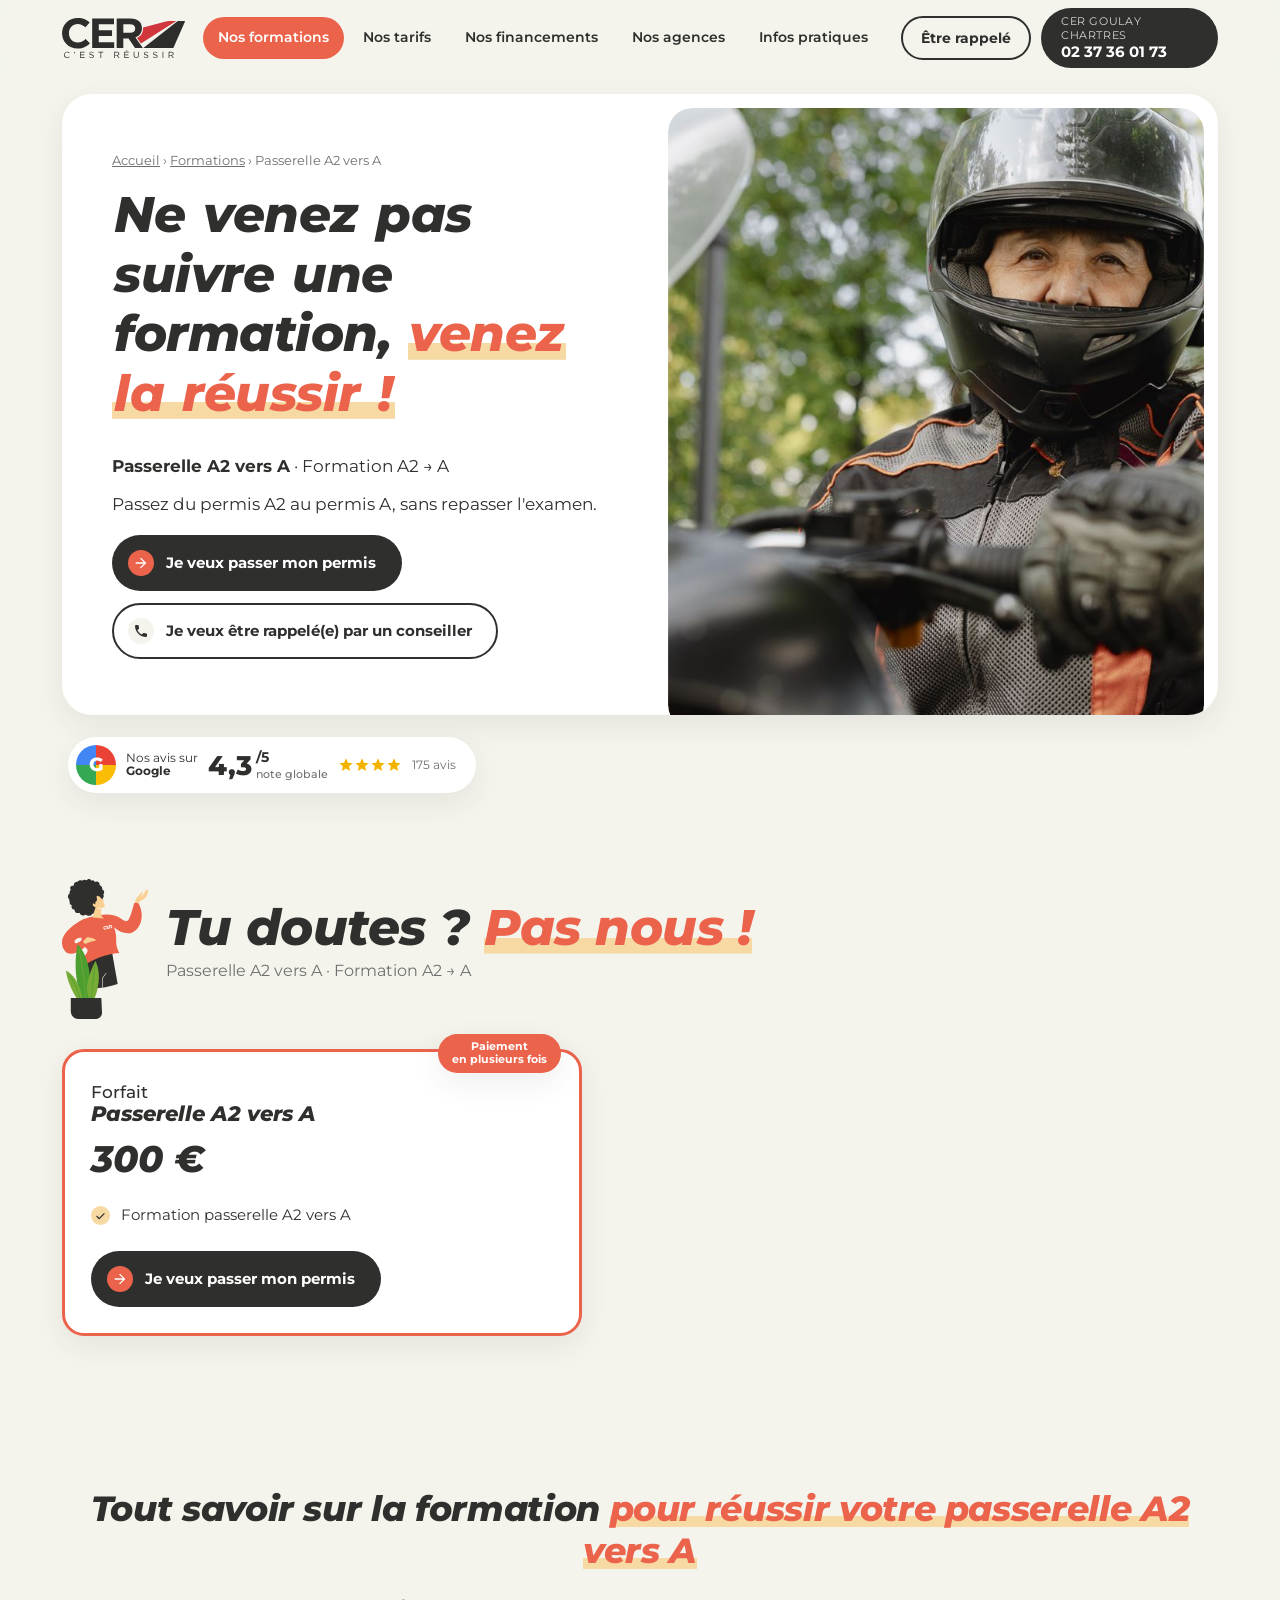
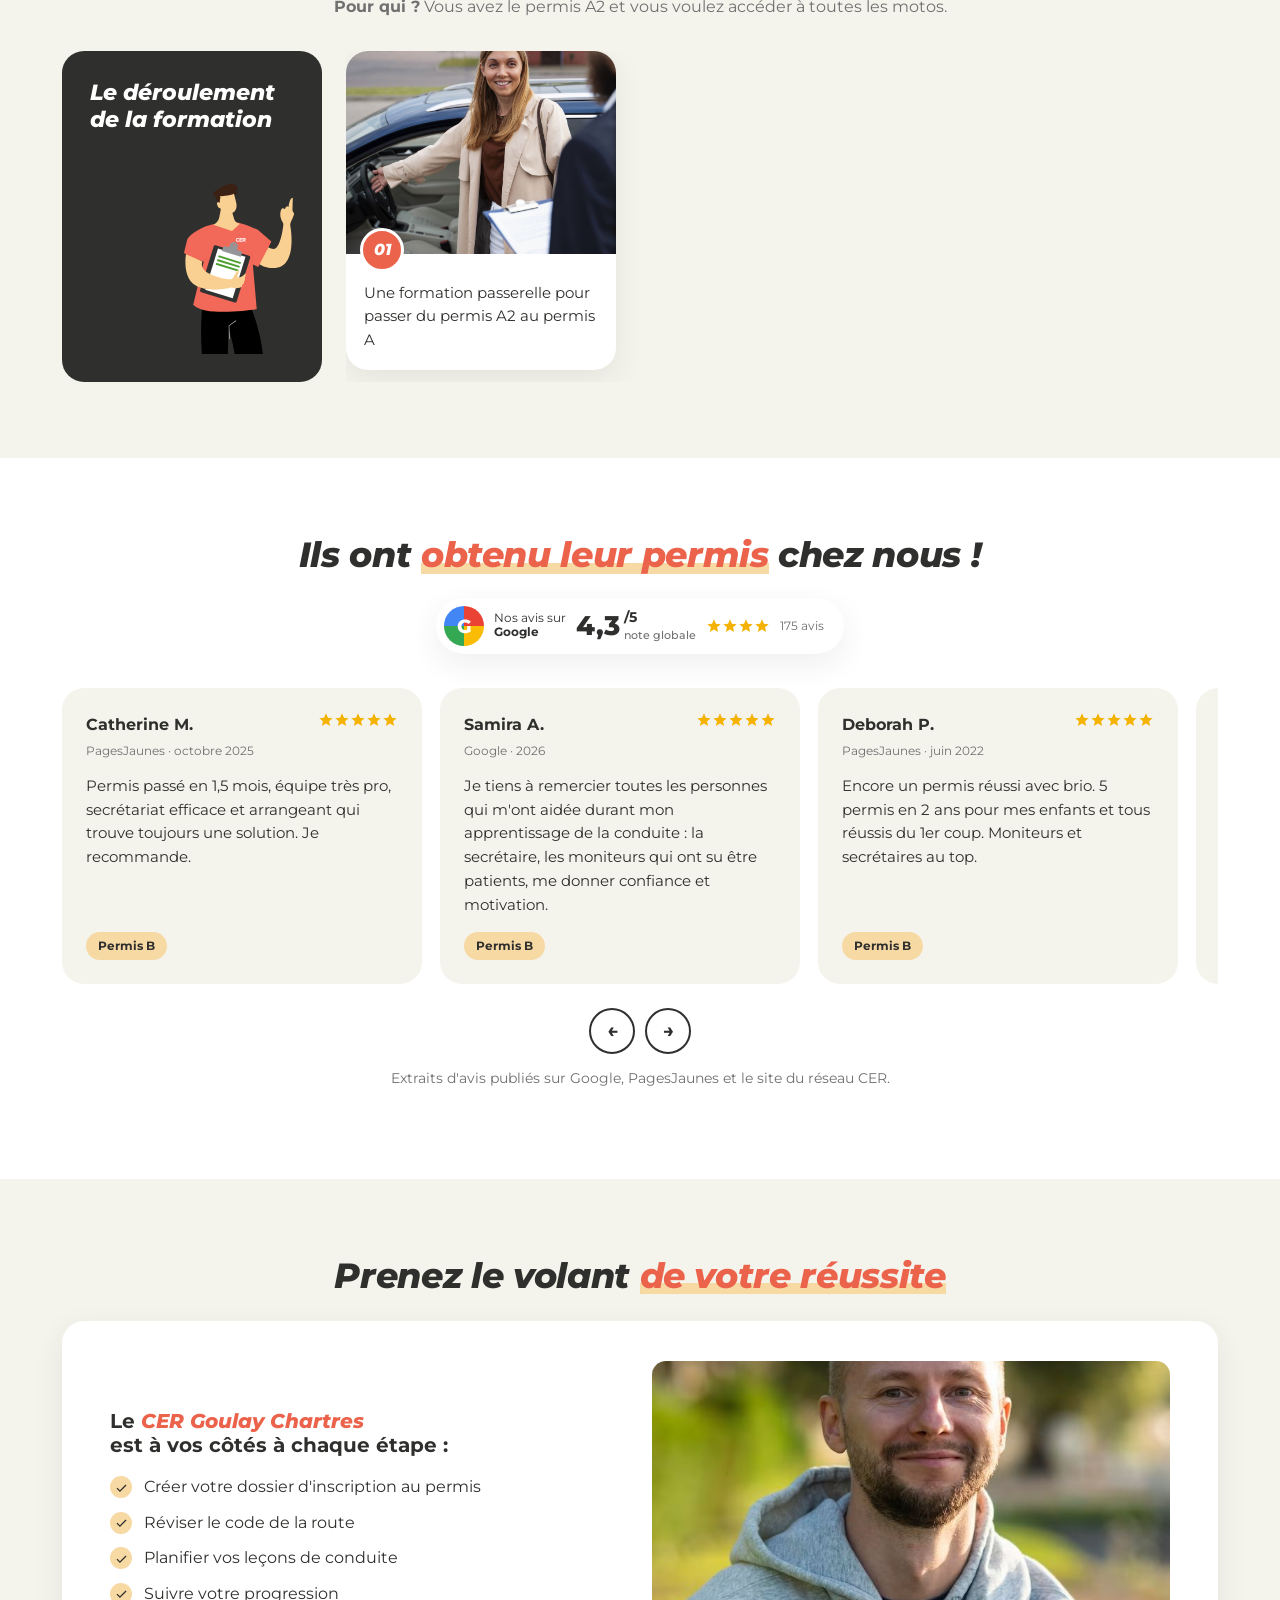
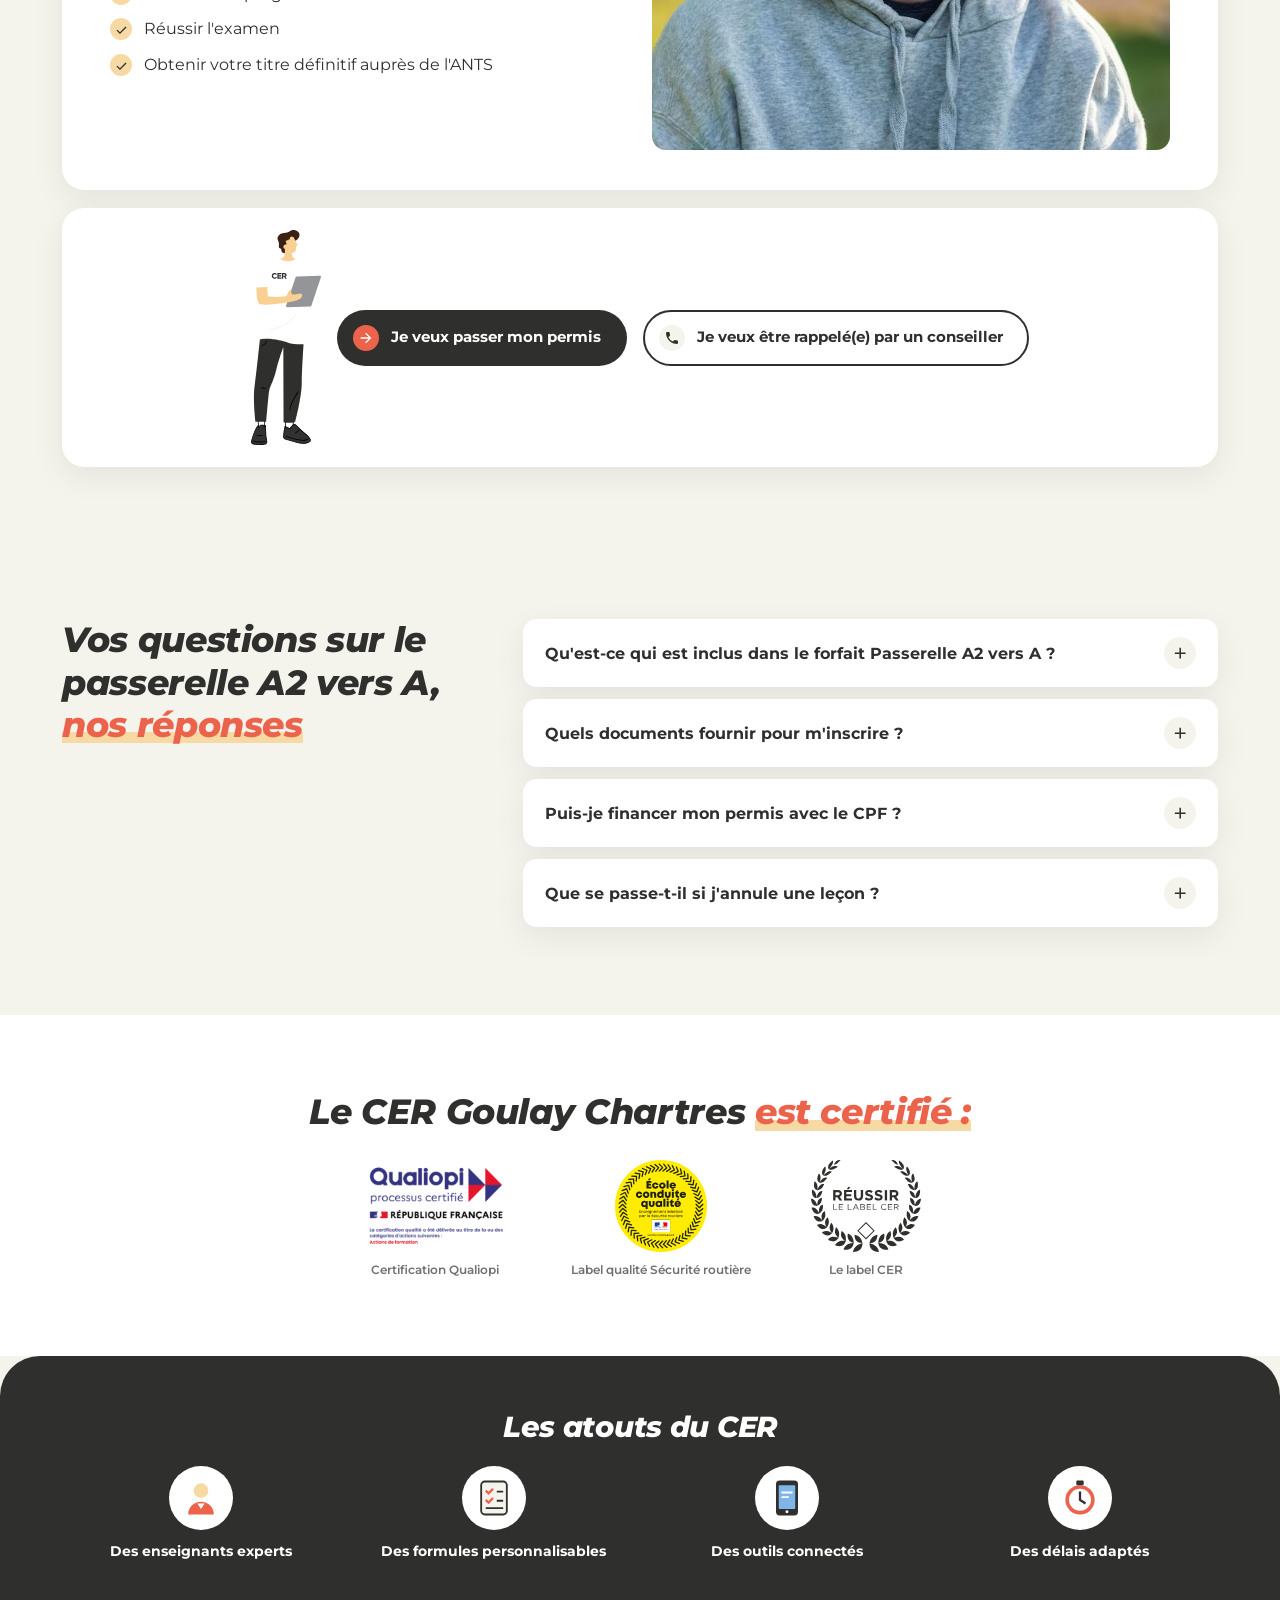
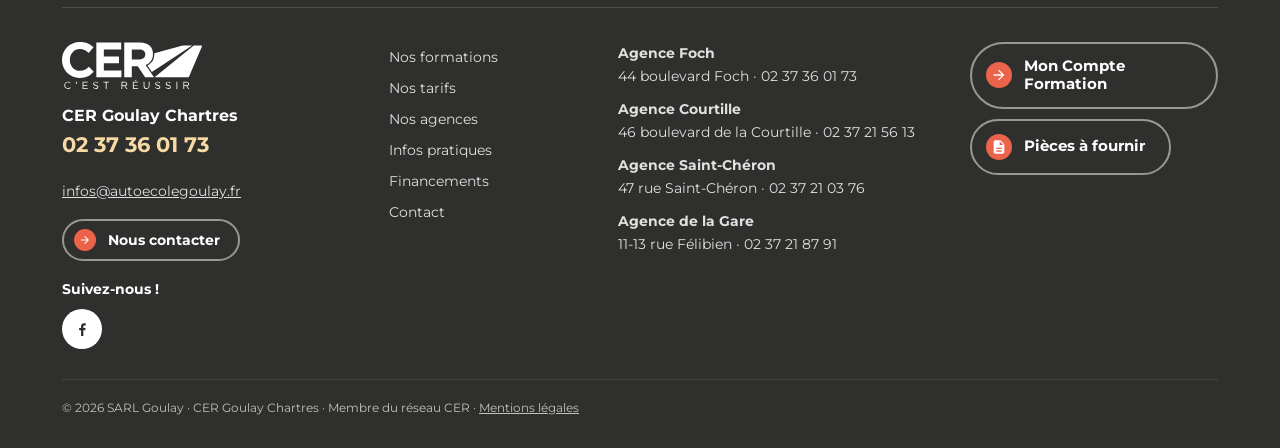
<file: formations/passerelle-a2-a.html>
<!doctype html>
<html lang="fr">
<head>
<meta charset="utf-8">
<meta name="robots" content="noindex, nofollow">
<meta name="viewport" content="width=device-width, initial-scale=1">
<title>Passerelle A2 vers A formation a2 → a à Chartres – CER Goulay</title>
<meta name="description" content="Passerelle A2 vers A (Formation A2 → A) à Chartres avec CER Goulay : Passez du permis A2 au permis A, sans repasser l'examen. Prix : 300 €.">
<link rel="canonical" href="https://www.autoecolegoulay.fr/formations/passerelle-a2-a.html">
<meta property="og:title" content="Passerelle A2 vers A formation a2 → a à Chartres – CER Goulay">
<meta property="og:description" content="Passerelle A2 vers A (Formation A2 → A) à Chartres avec CER Goulay : Passez du permis A2 au permis A, sans repasser l'examen. Prix : 300 €.">
<meta property="og:type" content="website">
<meta property="og:locale" content="fr_FR">
<meta name="theme-color" content="#2f2f2d">
<link rel="icon" href="../assets/favicon.svg" type="image/svg+xml">
<link rel="preconnect" href="https://fonts.googleapis.com">
<link rel="preconnect" href="https://fonts.gstatic.com" crossorigin>
<link rel="stylesheet" href="https://fonts.googleapis.com/css2?family=Montserrat:ital,wght@0,400;0,500;0,600;0,700;0,800;1,700;1,800&display=swap">
<link rel="stylesheet" href="../assets/style.css">
<script type="application/ld+json">{"@context":"https://schema.org","@type":"Course","name":"Passerelle A2 vers A – Formation A2 → A","description":"Passez du permis A2 au permis A, sans repasser l'examen.","provider":{"@type":"DrivingSchool","name":"CER Goulay","sameAs":"https://www.autoecolegoulay.fr"},"offers":{"@type":"Offer","price":300,"priceCurrency":"EUR"}}</script>
</head>
<body>
<a class="skip" href="#contenu">Aller au contenu</a>
<script>document.documentElement.className+=" js"</script>
<div class="progression" aria-hidden="true"></div>
<header class="site-header">
  <div class="wrap header-inner">
    <a class="logo" href="../index.html" aria-label="CER Goulay – accueil"><img src="../assets/img/cer/logo-cer.svg" alt="CER C'est réussir" width="150" height="38"></a>
    <nav class="main-nav" id="menu" aria-label="Menu principal"><ul><li><a href="../formations.html" aria-current="page">Nos formations</a></li><li><a href="../tarifs.html">Nos tarifs</a></li><li><a href="../tarifs.html#financement">Nos financements</a></li><li><a href="../agences.html">Nos agences</a></li><li><a href="../infos-pratiques.html">Infos pratiques</a></li><li class="nav-contact"><a href="../contact.html">Contact</a></li></ul></nav>
    <div class="header-cta">
      <button class="btn-pill-line hide-md" type="button" data-ouvre="tiroir-rappel">Être rappelé</button>
      <a class="agence-pill" href="tel:+33237360173"><span>CER Goulay Chartres</span><strong>02 37 36 01 73</strong></a>
      <button class="menu-toggle" aria-expanded="false" aria-controls="menu"><span></span><span></span><span></span><span class="sr">Menu</span></button>
    </div>
  </div>
</header>
<main id="contenu">

<section class="hero-wrap"><div class="wrap">
  <div class="hero-panneau">
    <div class="hero-texte">
      <nav class="breadcrumb" aria-label="Fil d'Ariane"><a href="../index.html">Accueil</a> › <a href="../formations.html">Formations</a> › <span>Passerelle A2 vers A</span></nav>
      <h1 class="t-cer t-xl titre-anime"><span class="mot"><span style="--i:0">Ne</span></span> <span class="mot"><span style="--i:1">venez</span></span> <span class="mot"><span style="--i:2">pas</span></span> <span class="mot"><span style="--i:3">suivre</span></span> <span class="mot"><span style="--i:4">une</span></span> <span class="mot"><span style="--i:5">formation,</span></span> <em><span class="mot"><span style="--i:6">venez</span></span> <span class="mot"><span style="--i:7">la</span></span> <span class="mot"><span style="--i:8">réussir</span></span> <span class="mot"><span style="--i:9">!</span></span></em></h1>
      <p class="hero-sous apparait" style="--d:300ms"><strong>Passerelle A2 vers A</strong> · Formation A2 → A</p>
      <p class="lead apparait" style="--d:400ms">Passez du permis A2 au permis A, sans repasser l'examen.</p>
      <div class="hero-actions apparait" style="--d:550ms"><a class="btn btn-dark" href="../contact.html?formation=passerelle-a2-a" ><svg viewBox="0 0 24 24" aria-hidden="true"><path d="M4 11h12.2l-5.6-5.6L12 4l8 8-8 8-1.4-1.4 5.6-5.6H4z"/></svg><span>Je veux passer mon permis</span></a><button class="btn btn-line" type="button" data-ouvre="tiroir-rappel"><svg viewBox="0 0 24 24" aria-hidden="true"><path d="M6.6 10.8a15.1 15.1 0 0 0 6.6 6.6l2.2-2.2c.3-.3.7-.4 1-.2 1.1.4 2.3.6 3.6.6.6 0 1 .4 1 1V20c0 .6-.4 1-1 1A17 17 0 0 1 3 4c0-.6.4-1 1-1h3.5c.6 0 1 .4 1 1 0 1.3.2 2.5.6 3.6.1.3 0 .7-.2 1l-2.3 2.2z"/></svg><span>Je veux être rappelé(e) par un conseiller</span></button></div>
    </div>
    <div class="hero-photo devoile" style="--d:200ms"><img src="../assets/img/reseau/passerelle.jpg" alt="" fetchpriority="high" data-parallaxe-img></div>
  </div>
  <div class="confiance apparait" style="--d:700ms"><div class="note-badge"><span class="note-logo">G</span><span class="note-src">Nos avis sur<br><strong>Google</strong></span><strong class="note-val">4,3</strong><span class="note-sur">/5<br><small>note globale</small></span><span class="etoiles" aria-label="4 sur 5"><svg viewBox="0 0 24 24" aria-hidden="true"><path d="m12 17.3 6.2 3.7-1.6-7 5.4-4.7-7.1-.6L12 2 9.1 8.7 2 9.3l5.4 4.7-1.6 7z"/></svg><svg viewBox="0 0 24 24" aria-hidden="true"><path d="m12 17.3 6.2 3.7-1.6-7 5.4-4.7-7.1-.6L12 2 9.1 8.7 2 9.3l5.4 4.7-1.6 7z"/></svg><svg viewBox="0 0 24 24" aria-hidden="true"><path d="m12 17.3 6.2 3.7-1.6-7 5.4-4.7-7.1-.6L12 2 9.1 8.7 2 9.3l5.4 4.7-1.6 7z"/></svg><svg viewBox="0 0 24 24" aria-hidden="true"><path d="m12 17.3 6.2 3.7-1.6-7 5.4-4.7-7.1-.6L12 2 9.1 8.7 2 9.3l5.4 4.7-1.6 7z"/></svg></span><span class="note-nb">175 avis</span></div></div>
</div></section>

<section class="section"><div class="wrap">
  <div class="titre-perso"><img src="../assets/img/cer/personnage-cer-8.svg" alt="" loading="lazy"><div><h2 class="t-cer t-xl">Tu doutes ? <em>Pas nous !</em></h2><p class="muted">Passerelle A2 vers A · Formation A2 → A</p></div></div>
  
  <div class="formules un"><article class="formule vedette revele">
    <span class="pastille">Paiement<br>en plusieurs fois</span>
    <h3>Forfait<br><strong>Passerelle A2 vers A</strong></h3>
    <p class="formule-prix">300 €</p>
    
    <ul class="puces petites"><li>Formation passerelle A2 vers A</li></ul>
    <a class="btn btn-dark" href="../contact.html?formation=passerelle-a2-a" ><svg viewBox="0 0 24 24" aria-hidden="true"><path d="M4 11h12.2l-5.6-5.6L12 4l8 8-8 8-1.4-1.4 5.6-5.6H4z"/></svg><span>Je veux passer mon permis</span></a>
  </article></div>
</div></section>



<section class="section"><div class="wrap">
  <h2 class="t-cer center">Tout savoir sur la formation <em>pour réussir votre passerelle A2 vers A</em></h2>
  <p class="center lead-c"><strong>Pour qui ?</strong> Vous avez le permis A2 et vous voulez accéder à toutes les motos.</p>
  <div class="deroule">
    <div class="deroule-intro"><h3>Le déroulement de la formation</h3><img src="../assets/img/cer/personnage-cer-1.svg" alt="" loading="lazy"></div>
    <div class="deroule-rail"><article class="etape-carte revele"><div class="etape-img"><img src="../assets/img/reseau/evaluation.jpg" alt="" loading="lazy"><span>01</span></div><p>Une formation passerelle pour passer du permis A2 au permis A</p></article></div>
  </div>
</div></section>

<section class="section avis-section"><div class="wrap">
  <h2 class="t-cer center">Ils ont <em>obtenu leur permis</em> chez nous !</h2>
  <div class="note-badge"><span class="note-logo">G</span><span class="note-src">Nos avis sur<br><strong>Google</strong></span><strong class="note-val">4,3</strong><span class="note-sur">/5<br><small>note globale</small></span><span class="etoiles" aria-label="4 sur 5"><svg viewBox="0 0 24 24" aria-hidden="true"><path d="m12 17.3 6.2 3.7-1.6-7 5.4-4.7-7.1-.6L12 2 9.1 8.7 2 9.3l5.4 4.7-1.6 7z"/></svg><svg viewBox="0 0 24 24" aria-hidden="true"><path d="m12 17.3 6.2 3.7-1.6-7 5.4-4.7-7.1-.6L12 2 9.1 8.7 2 9.3l5.4 4.7-1.6 7z"/></svg><svg viewBox="0 0 24 24" aria-hidden="true"><path d="m12 17.3 6.2 3.7-1.6-7 5.4-4.7-7.1-.6L12 2 9.1 8.7 2 9.3l5.4 4.7-1.6 7z"/></svg><svg viewBox="0 0 24 24" aria-hidden="true"><path d="m12 17.3 6.2 3.7-1.6-7 5.4-4.7-7.1-.6L12 2 9.1 8.7 2 9.3l5.4 4.7-1.6 7z"/></svg></span><span class="note-nb">175 avis</span></div>
  <div class="avis-rail" tabindex="0" aria-label="Avis d'élèves"><article class="avis-card">
  <header><div><strong>Catherine M.</strong><small>PagesJaunes · octobre 2025</small></div><span class="etoiles" aria-label="5 sur 5"><svg viewBox="0 0 24 24" aria-hidden="true"><path d="m12 17.3 6.2 3.7-1.6-7 5.4-4.7-7.1-.6L12 2 9.1 8.7 2 9.3l5.4 4.7-1.6 7z"/></svg><svg viewBox="0 0 24 24" aria-hidden="true"><path d="m12 17.3 6.2 3.7-1.6-7 5.4-4.7-7.1-.6L12 2 9.1 8.7 2 9.3l5.4 4.7-1.6 7z"/></svg><svg viewBox="0 0 24 24" aria-hidden="true"><path d="m12 17.3 6.2 3.7-1.6-7 5.4-4.7-7.1-.6L12 2 9.1 8.7 2 9.3l5.4 4.7-1.6 7z"/></svg><svg viewBox="0 0 24 24" aria-hidden="true"><path d="m12 17.3 6.2 3.7-1.6-7 5.4-4.7-7.1-.6L12 2 9.1 8.7 2 9.3l5.4 4.7-1.6 7z"/></svg><svg viewBox="0 0 24 24" aria-hidden="true"><path d="m12 17.3 6.2 3.7-1.6-7 5.4-4.7-7.1-.6L12 2 9.1 8.7 2 9.3l5.4 4.7-1.6 7z"/></svg></span></header>
  <p>Permis passé en 1,5 mois, équipe très pro, secrétariat efficace et arrangeant qui trouve toujours une solution. Je recommande.</p>
  <span class="avis-tag">Permis B</span>
</article><article class="avis-card">
  <header><div><strong>Samira A.</strong><small>Google · 2026</small></div><span class="etoiles" aria-label="5 sur 5"><svg viewBox="0 0 24 24" aria-hidden="true"><path d="m12 17.3 6.2 3.7-1.6-7 5.4-4.7-7.1-.6L12 2 9.1 8.7 2 9.3l5.4 4.7-1.6 7z"/></svg><svg viewBox="0 0 24 24" aria-hidden="true"><path d="m12 17.3 6.2 3.7-1.6-7 5.4-4.7-7.1-.6L12 2 9.1 8.7 2 9.3l5.4 4.7-1.6 7z"/></svg><svg viewBox="0 0 24 24" aria-hidden="true"><path d="m12 17.3 6.2 3.7-1.6-7 5.4-4.7-7.1-.6L12 2 9.1 8.7 2 9.3l5.4 4.7-1.6 7z"/></svg><svg viewBox="0 0 24 24" aria-hidden="true"><path d="m12 17.3 6.2 3.7-1.6-7 5.4-4.7-7.1-.6L12 2 9.1 8.7 2 9.3l5.4 4.7-1.6 7z"/></svg><svg viewBox="0 0 24 24" aria-hidden="true"><path d="m12 17.3 6.2 3.7-1.6-7 5.4-4.7-7.1-.6L12 2 9.1 8.7 2 9.3l5.4 4.7-1.6 7z"/></svg></span></header>
  <p>Je tiens à remercier toutes les personnes qui m'ont aidée durant mon apprentissage de la conduite : la secrétaire, les moniteurs qui ont su être patients, me donner confiance et motivation.</p>
  <span class="avis-tag">Permis B</span>
</article><article class="avis-card">
  <header><div><strong>Deborah P.</strong><small>PagesJaunes · juin 2022</small></div><span class="etoiles" aria-label="5 sur 5"><svg viewBox="0 0 24 24" aria-hidden="true"><path d="m12 17.3 6.2 3.7-1.6-7 5.4-4.7-7.1-.6L12 2 9.1 8.7 2 9.3l5.4 4.7-1.6 7z"/></svg><svg viewBox="0 0 24 24" aria-hidden="true"><path d="m12 17.3 6.2 3.7-1.6-7 5.4-4.7-7.1-.6L12 2 9.1 8.7 2 9.3l5.4 4.7-1.6 7z"/></svg><svg viewBox="0 0 24 24" aria-hidden="true"><path d="m12 17.3 6.2 3.7-1.6-7 5.4-4.7-7.1-.6L12 2 9.1 8.7 2 9.3l5.4 4.7-1.6 7z"/></svg><svg viewBox="0 0 24 24" aria-hidden="true"><path d="m12 17.3 6.2 3.7-1.6-7 5.4-4.7-7.1-.6L12 2 9.1 8.7 2 9.3l5.4 4.7-1.6 7z"/></svg><svg viewBox="0 0 24 24" aria-hidden="true"><path d="m12 17.3 6.2 3.7-1.6-7 5.4-4.7-7.1-.6L12 2 9.1 8.7 2 9.3l5.4 4.7-1.6 7z"/></svg></span></header>
  <p>Encore un permis réussi avec brio. 5 permis en 2 ans pour mes enfants et tous réussis du 1er coup. Moniteurs et secrétaires au top.</p>
  <span class="avis-tag">Permis B</span>
</article><article class="avis-card">
  <header><div><strong>Théo M.</strong><small>CER · février 2020</small></div><span class="etoiles" aria-label="5 sur 5"><svg viewBox="0 0 24 24" aria-hidden="true"><path d="m12 17.3 6.2 3.7-1.6-7 5.4-4.7-7.1-.6L12 2 9.1 8.7 2 9.3l5.4 4.7-1.6 7z"/></svg><svg viewBox="0 0 24 24" aria-hidden="true"><path d="m12 17.3 6.2 3.7-1.6-7 5.4-4.7-7.1-.6L12 2 9.1 8.7 2 9.3l5.4 4.7-1.6 7z"/></svg><svg viewBox="0 0 24 24" aria-hidden="true"><path d="m12 17.3 6.2 3.7-1.6-7 5.4-4.7-7.1-.6L12 2 9.1 8.7 2 9.3l5.4 4.7-1.6 7z"/></svg><svg viewBox="0 0 24 24" aria-hidden="true"><path d="m12 17.3 6.2 3.7-1.6-7 5.4-4.7-7.1-.6L12 2 9.1 8.7 2 9.3l5.4 4.7-1.6 7z"/></svg><svg viewBox="0 0 24 24" aria-hidden="true"><path d="m12 17.3 6.2 3.7-1.6-7 5.4-4.7-7.1-.6L12 2 9.1 8.7 2 9.3l5.4 4.7-1.6 7z"/></svg></span></header>
  <p>Très bonne auto-école, j'ai obtenu mon permis du premier coup en conduite accompagnée. Proche du lycée, horaires des cours correspondant aux sorties du lycée.</p>
  <span class="avis-tag">Conduite accompagnée</span>
</article><article class="avis-card">
  <header><div><strong>Gwendal C.</strong><small>Google · 2019</small></div><span class="etoiles" aria-label="5 sur 5"><svg viewBox="0 0 24 24" aria-hidden="true"><path d="m12 17.3 6.2 3.7-1.6-7 5.4-4.7-7.1-.6L12 2 9.1 8.7 2 9.3l5.4 4.7-1.6 7z"/></svg><svg viewBox="0 0 24 24" aria-hidden="true"><path d="m12 17.3 6.2 3.7-1.6-7 5.4-4.7-7.1-.6L12 2 9.1 8.7 2 9.3l5.4 4.7-1.6 7z"/></svg><svg viewBox="0 0 24 24" aria-hidden="true"><path d="m12 17.3 6.2 3.7-1.6-7 5.4-4.7-7.1-.6L12 2 9.1 8.7 2 9.3l5.4 4.7-1.6 7z"/></svg><svg viewBox="0 0 24 24" aria-hidden="true"><path d="m12 17.3 6.2 3.7-1.6-7 5.4-4.7-7.1-.6L12 2 9.1 8.7 2 9.3l5.4 4.7-1.6 7z"/></svg><svg viewBox="0 0 24 24" aria-hidden="true"><path d="m12 17.3 6.2 3.7-1.6-7 5.4-4.7-7.1-.6L12 2 9.1 8.7 2 9.3l5.4 4.7-1.6 7z"/></svg></span></header>
  <p>Les moniteurs sont à l'écoute de leurs élèves, ils sont sérieux et très gentils. J'ai eu mon permis du premier coup et plus rapidement que je ne l'espérais.</p>
  <span class="avis-tag">Permis B</span>
</article></div>
  <div class="rail-nav"><button type="button" class="rail-btn" data-rail="-1" aria-label="Avis précédents">←</button><button type="button" class="rail-btn" data-rail="1" aria-label="Avis suivants">→</button></div>
  <p class="center muted small">Extraits d'avis publiés sur Google, PagesJaunes et le site du réseau CER.</p>
</div></section>

<section class="section"><div class="wrap">
  <h2 class="t-cer center">Prenez le volant <em>de votre réussite</em></h2>
  <div class="carte volant revele">
    <div>
      <h3>Le <em>CER Goulay Chartres</em><br>est à vos côtés à chaque étape :</h3>
      <ul class="puces">
        <li>Créer votre dossier d'inscription au permis</li>
        <li>Réviser le code de la route</li>
        <li>Planifier vos leçons de conduite</li>
        <li>Suivre votre progression</li>
        <li>Réussir l'examen</li>
        <li>Obtenir votre titre définitif auprès de l'ANTS</li>
      </ul>
    </div>
    <img src="../assets/img/reseau/conseiller.jpg" alt="Un conseiller CER souriant" loading="lazy">
  </div>
  <div class="carte volant-cta revele"><img src="../assets/img/cer/personnage-cer-4.svg" alt=""><a class="btn btn-dark" href="../contact.html?formation=passerelle-a2-a" ><svg viewBox="0 0 24 24" aria-hidden="true"><path d="M4 11h12.2l-5.6-5.6L12 4l8 8-8 8-1.4-1.4 5.6-5.6H4z"/></svg><span>Je veux passer mon permis</span></a><button class="btn btn-line" type="button" data-ouvre="tiroir-rappel"><svg viewBox="0 0 24 24" aria-hidden="true"><path d="M6.6 10.8a15.1 15.1 0 0 0 6.6 6.6l2.2-2.2c.3-.3.7-.4 1-.2 1.1.4 2.3.6 3.6.6.6 0 1 .4 1 1V20c0 .6-.4 1-1 1A17 17 0 0 1 3 4c0-.6.4-1 1-1h3.5c.6 0 1 .4 1 1 0 1.3.2 2.5.6 3.6.1.3 0 .7-.2 1l-2.3 2.2z"/></svg><span>Je veux être rappelé(e) par un conseiller</span></button></div>
</div></section>

<section class="section faq-section"><div class="wrap faq-grid">
  <h2 class="t-cer">Vos questions sur le passerelle A2 vers A,<br><em>nos réponses</em></h2>
  <div class="faq"><details><summary>Qu'est-ce qui est inclus dans le forfait Passerelle A2 vers A ?<span class="faq-plus"><svg viewBox="0 0 24 24" aria-hidden="true"><path d="M11 5h2v6h6v2h-6v6h-2v-6H5v-2h6z"/></svg></span></summary><div class="faq-r"><ul><li>Formation passerelle A2 vers A</li></ul></div></details><details><summary>Quels documents fournir pour m'inscrire ?<span class="faq-plus"><svg viewBox="0 0 24 24" aria-hidden="true"><path d="M11 5h2v6h6v2h-6v6h-2v-6H5v-2h6z"/></svg></span></summary><div class="faq-r"><p>Copie recto verso de la carte d'identité du candidat, et du permis si une catégorie est déjà obtenue, Pour les mineurs : copie recto verso de la carte d'identité du représentant légal, Attestation d'hébergement manuscrite, signée par l'hébergeant et le candidat… <button class="lien" type="button" data-ouvre="tiroir-docs">Voir la liste complète</button></p></div></details><details><summary>Puis-je financer mon permis avec le CPF ?<span class="faq-plus"><svg viewBox="0 0 24 24" aria-hidden="true"><path d="M11 5h2v6h6v2h-6v6h-2v-6H5v-2h6z"/></svg></span></summary><div class="faq-r"><p>Oui : nos formations au permis B sont éligibles au CPF. Nous sommes aussi partenaires du Permis à 1 € par jour et acceptons les financements France Travail.</p></div></details><details><summary>Que se passe-t-il si j'annule une leçon ?<span class="faq-plus"><svg viewBox="0 0 24 24" aria-hidden="true"><path d="M11 5h2v6h6v2h-6v6h-2v-6H5v-2h6z"/></svg></span></summary><div class="faq-r"><p>Toute leçon de conduite non décommandée 48 h à l'avance au secrétariat est due.</p></div></details></div>
</div></section>
<section class="section certifs-section"><div class="wrap">
  <h2 class="t-cer center">Le CER Goulay Chartres <em>est certifié :</em></h2>
  <div class="certifs">
    <figure class="revele"><img src="../assets/img/cer/logo-qualiopi.svg" alt="Qualiopi, processus certifié" loading="lazy"><figcaption>Certification Qualiopi</figcaption></figure>
    <figure class="revele"><img src="../assets/img/cer/logo-ecole-conduite-qualite.svg" alt="École conduite qualité" loading="lazy"><figcaption>Label qualité Sécurité routière</figcaption></figure>
    <figure class="revele"><img src="../assets/img/cer/label-reussir.svg" alt="Réussir, le label CER" loading="lazy"><figcaption>Le label CER</figcaption></figure>
  </div>
</div></section>
</main>
<footer class="site-footer">
  <div class="wrap">
    <h2 class="atouts-titre t-cer">Les atouts du CER</h2>
    <ul class="atouts">
      <li><svg viewBox="0 0 48 48" aria-hidden="true"><circle cx="24" cy="16" r="8" fill="#f7d9a4"/><path d="M10 42c0-8 6-14 14-14s14 6 14 14z" fill="#ec634c"/><path d="M20 30h8l-4 6z" fill="#fff"/></svg><span>Des enseignants experts</span></li>
      <li><svg viewBox="0 0 48 48" aria-hidden="true"><rect x="10" y="6" width="28" height="36" rx="4" fill="#f4f4ed" stroke="#2f2f2d" stroke-width="2"/><path d="m15 16 3 3 5-5M15 26l3 3 5-5" stroke="#ec634c" stroke-width="2.5" fill="none"/><path d="M27 17h7M27 27h7M15 35h19" stroke="#2f2f2d" stroke-width="2"/></svg><span>Des formules personnalisables</span></li>
      <li><svg viewBox="0 0 48 48" aria-hidden="true"><rect x="12" y="5" width="24" height="38" rx="4" fill="#2f2f2d"/><rect x="15" y="10" width="18" height="26" rx="1" fill="#7fb6e8"/><circle cx="24" cy="39" r="1.6" fill="#fff"/><path d="M18 18h12M18 23h8" stroke="#fff" stroke-width="2"/></svg><span>Des outils connectés</span></li>
      <li><svg viewBox="0 0 48 48" aria-hidden="true"><circle cx="24" cy="26" r="16" fill="#ec634c"/><circle cx="24" cy="26" r="12" fill="#fff"/><path d="M24 17v9l6 4" stroke="#2f2f2d" stroke-width="2.5" fill="none"/><rect x="20" y="5" width="8" height="5" rx="1" fill="#2f2f2d"/></svg><span>Des délais adaptés</span></li>
    </ul>
    <div class="footer-grid">
      <div>
        <img class="footer-logo" src="../assets/img/cer/logo-cer.svg" alt="CER C'est réussir" width="150" height="38">
        <p class="footer-agence">CER Goulay Chartres<br><a href="tel:+33237360173">02 37 36 01 73</a></p>
        <p><a class="footer-mail" href="mailto:infos@autoecolegoulay.fr">infos@autoecolegoulay.fr</a></p>
        <a class="btn btn-line-light btn-sm" href="../contact.html"><svg viewBox="0 0 24 24" aria-hidden="true"><path d="M4 11h12.2l-5.6-5.6L12 4l8 8-8 8-1.4-1.4 5.6-5.6H4z"/></svg><span>Nous contacter</span></a>
        <p class="suivez">Suivez-nous !</p><div class="socials"><a href="https://www.facebook.com/CERgoulay" rel="noopener" aria-label="Facebook"><svg viewBox="0 0 24 24" aria-hidden="true"><path d="M13.5 21v-7.5H16l.4-3h-2.9V8.6c0-.9.3-1.5 1.5-1.5h1.6V4.4c-.3 0-1.2-.1-2.3-.1-2.3 0-3.8 1.4-3.8 3.9v2.3H8v3h2.5V21h3z"/></svg></a></div>
      </div>
      <ul class="footer-links">
        <li><a href="../formations.html">Nos formations</a></li>
        <li><a href="../tarifs.html">Nos tarifs</a></li>
        <li><a href="../agences.html">Nos agences</a></li>
        <li><a href="../infos-pratiques.html">Infos pratiques</a></li>
        <li><a href="../tarifs.html#financement">Financements</a></li>
        <li><a href="../contact.html">Contact</a></li>
      </ul>
      <ul class="footer-agences"><li><strong>Agence Foch</strong><br>44 boulevard Foch · <a href="tel:+33237360173">02 37 36 01 73</a></li><li><strong>Agence Courtille</strong><br>46 boulevard de la Courtille · <a href="tel:+33237215613">02 37 21 56 13</a></li><li><strong>Agence Saint-Chéron</strong><br>47 rue Saint-Chéron · <a href="tel:+33237210376">02 37 21 03 76</a></li><li><strong>Agence de la Gare</strong><br>11-13 rue Félibien · <a href="tel:+33237218791">02 37 21 87 91</a></li></ul>
      <div class="footer-cta">
        <a class="btn btn-line-light" href="https://www.moncompteformation.gouv.fr" rel="noopener" target="_blank"><svg viewBox="0 0 24 24" aria-hidden="true"><path d="M4 11h12.2l-5.6-5.6L12 4l8 8-8 8-1.4-1.4 5.6-5.6H4z"/></svg><span>Mon Compte Formation</span></a>
        <button class="btn btn-line-light" type="button" data-ouvre="tiroir-docs"><svg viewBox="0 0 24 24" aria-hidden="true"><path d="M14 2H6a2 2 0 0 0-2 2v16c0 1.1.9 2 2 2h12a2 2 0 0 0 2-2V8l-6-6zm-1 7V3.5L18.5 9H13zM8 13h8v2H8v-2zm0 4h8v2H8v-2z"/></svg><span>Pièces à fournir</span></button>
      </div>
    </div>
    <p class="footer-bottom">© 2026 SARL Goulay · CER Goulay Chartres · Membre du réseau CER · <a href="../mentions-legales.html">Mentions légales</a></p>
  </div>
</footer>
<div class="mobile-bar" role="navigation" aria-label="Actions rapides">
  <a class="bar-btn" href="tel:+33237360173"><svg viewBox="0 0 24 24" aria-hidden="true"><path d="M6.6 10.8a15.1 15.1 0 0 0 6.6 6.6l2.2-2.2c.3-.3.7-.4 1-.2 1.1.4 2.3.6 3.6.6.6 0 1 .4 1 1V20c0 .6-.4 1-1 1A17 17 0 0 1 3 4c0-.6.4-1 1-1h3.5c.6 0 1 .4 1 1 0 1.3.2 2.5.6 3.6.1.3 0 .7-.2 1l-2.3 2.2z"/></svg><span>Appeler</span></a>
  
  <button class="bar-btn bar-primary" type="button" data-ouvre="tiroir-rappel"><svg viewBox="0 0 24 24" aria-hidden="true"><path d="M4 11h12.2l-5.6-5.6L12 4l8 8-8 8-1.4-1.4 5.6-5.6H4z"/></svg><span>Être rappelé</span></button>
</div>

<div class="tiroir" id="tiroir-rappel" role="dialog" aria-modal="true" aria-labelledby="tr-titre" hidden>
  <div class="tiroir-fond" data-ferme></div>
  <div class="tiroir-panneau">
    <button class="tiroir-x" type="button" data-ferme aria-label="Fermer"><svg viewBox="0 0 24 24" aria-hidden="true"><path d="M18.3 5.7 16.9 4.3 12 9.2 7.1 4.3 5.7 5.7l4.9 4.9-4.9 4.9 1.4 1.4 4.9-4.9 4.9 4.9 1.4-1.4-4.9-4.9z"/></svg></button>
    <div class="tiroir-tete"><img src="../assets/img/cer/conseiller-2.svg" alt="" width="91" height="78"><div><h2 id="tr-titre" class="t-cer">Vous souhaitez être rappelé(e) ?</h2><p>Pour que nous puissions vous rappeler, indiquez-nous vos disponibilités et vos coordonnées.</p></div></div>
    <form class="js-form form-rappel" action="" method="POST" data-email="infos@autoecolegoulay.fr" data-sujet="Demande de rappel" novalidate>
      <input type="hidden" name="demande" value="Être rappelé">
      <p class="obl">* Champs obligatoires</p>
      <div class="etape"><span class="num">01</span><div class="creneaux"><fieldset><legend>Lundi</legend><label class="puce"><input type="checkbox" name="creneaux" value="Lundi matin"><span>matin</span></label><label class="puce"><input type="checkbox" name="creneaux" value="Lundi après-midi"><span>après-midi</span></label></fieldset><fieldset><legend>Mardi</legend><label class="puce"><input type="checkbox" name="creneaux" value="Mardi matin"><span>matin</span></label><label class="puce"><input type="checkbox" name="creneaux" value="Mardi après-midi"><span>après-midi</span></label></fieldset><fieldset><legend>Mercredi</legend><label class="puce"><input type="checkbox" name="creneaux" value="Mercredi matin"><span>matin</span></label><label class="puce"><input type="checkbox" name="creneaux" value="Mercredi après-midi"><span>après-midi</span></label></fieldset><fieldset><legend>Jeudi</legend><label class="puce"><input type="checkbox" name="creneaux" value="Jeudi matin"><span>matin</span></label><label class="puce"><input type="checkbox" name="creneaux" value="Jeudi après-midi"><span>après-midi</span></label></fieldset><fieldset><legend>Vendredi</legend><label class="puce"><input type="checkbox" name="creneaux" value="Vendredi matin"><span>matin</span></label><label class="puce"><input type="checkbox" name="creneaux" value="Vendredi après-midi"><span>après-midi</span></label></fieldset><fieldset><legend>Samedi</legend><label class="puce"><input type="checkbox" name="creneaux" value="Samedi matin"><span>matin</span></label><label class="puce"><input type="checkbox" name="creneaux" value="Samedi après-midi"><span>après-midi</span></label></fieldset></div></div>
      <div class="etape"><span class="num">02</span><div><p class="etape-titre">Pour quelle formation ? *</p><div class="tuiles">
        <label class="tuile"><input type="radio" name="formation" value="Auto" required><img src="../assets/img/cer/permis-b.svg" alt=""><span>Auto</span></label>
        <label class="tuile"><input type="radio" name="formation" value="Moto"><img src="../assets/img/cer/permis-a1.svg" alt=""><span>Moto</span></label>
        <label class="tuile"><input type="radio" name="formation" value="Remorque"><img src="../assets/img/cer/permis-be.svg" alt=""><span>Remorque</span></label>
        <label class="tuile"><input type="radio" name="formation" value="Autres"><span class="tuile-autre">?</span><span>Autres</span></label>
      </div></div></div>
      <div class="etape"><span class="num">03</span><div class="champs">
        <input name="nom" placeholder="Votre nom*" autocomplete="family-name" required>
        <input name="prenom" placeholder="Votre prénom*" autocomplete="given-name">
        <input name="telephone" type="tel" placeholder="Votre téléphone*" autocomplete="tel" required>
        <input name="email" type="email" placeholder="Votre email" autocomplete="email">
      </div></div>
      <label class="consent"><input type="checkbox" name="consentement" required> En envoyant ce formulaire, j'accepte que mes informations soient utilisées pour être recontacté(e).</label>
      <div class="tiroir-pied"><p class="form-status" role="status" aria-live="polite"></p><button class="btn btn-dark btn-lg" type="submit"><svg viewBox="0 0 24 24" aria-hidden="true"><path d="M4 11h12.2l-5.6-5.6L12 4l8 8-8 8-1.4-1.4 5.6-5.6H4z"/></svg><span>Envoyez</span></button></div>
    </form>
  </div>
</div>
<div class="tiroir" id="tiroir-docs" role="dialog" aria-modal="true" aria-labelledby="td-titre" hidden>
  <div class="tiroir-fond" data-ferme></div>
  <div class="tiroir-panneau">
    <button class="tiroir-x" type="button" data-ferme aria-label="Fermer"><svg viewBox="0 0 24 24" aria-hidden="true"><path d="M18.3 5.7 16.9 4.3 12 9.2 7.1 4.3 5.7 5.7l4.9 4.9-4.9 4.9 1.4 1.4 4.9-4.9 4.9 4.9 1.4-1.4-4.9-4.9z"/></svg></button>
    <h2 id="td-titre" class="t-cer">Les pièces à fournir pour constituer votre dossier d'inscription</h2>
    <div class="doc-bloc"><img src="../assets/img/cer/permis-b.svg" alt=""><h3>Tous les permis</h3></div>
    <ul class="puces"><li>Copie recto verso de la carte d'identité du candidat, et du permis si une catégorie est déjà obtenue</li><li>Pour les mineurs : copie recto verso de la carte d'identité du représentant légal</li><li>Attestation d'hébergement manuscrite, signée par l'hébergeant et le candidat</li><li>Copie de l'ASSR 2 (obligatoire pour l'édition du permis)</li><li>Copie de l'attestation de recensement ou de la JAPD</li><li>Un justificatif de domicile de moins de 3 mois</li><li>4 photos d'identité ANTS (photos numériques avec signature certifiée)</li><li>5 timbres d'affranchissement postal</li></ul>
    <p class="muted">Un doute sur un document ? Appelez-nous au <a href="tel:+33237360173">02 37 36 01 73</a>.</p>
  </div>
</div>
<script src="../assets/main.js" defer></script>
</body>
</html>
</file>
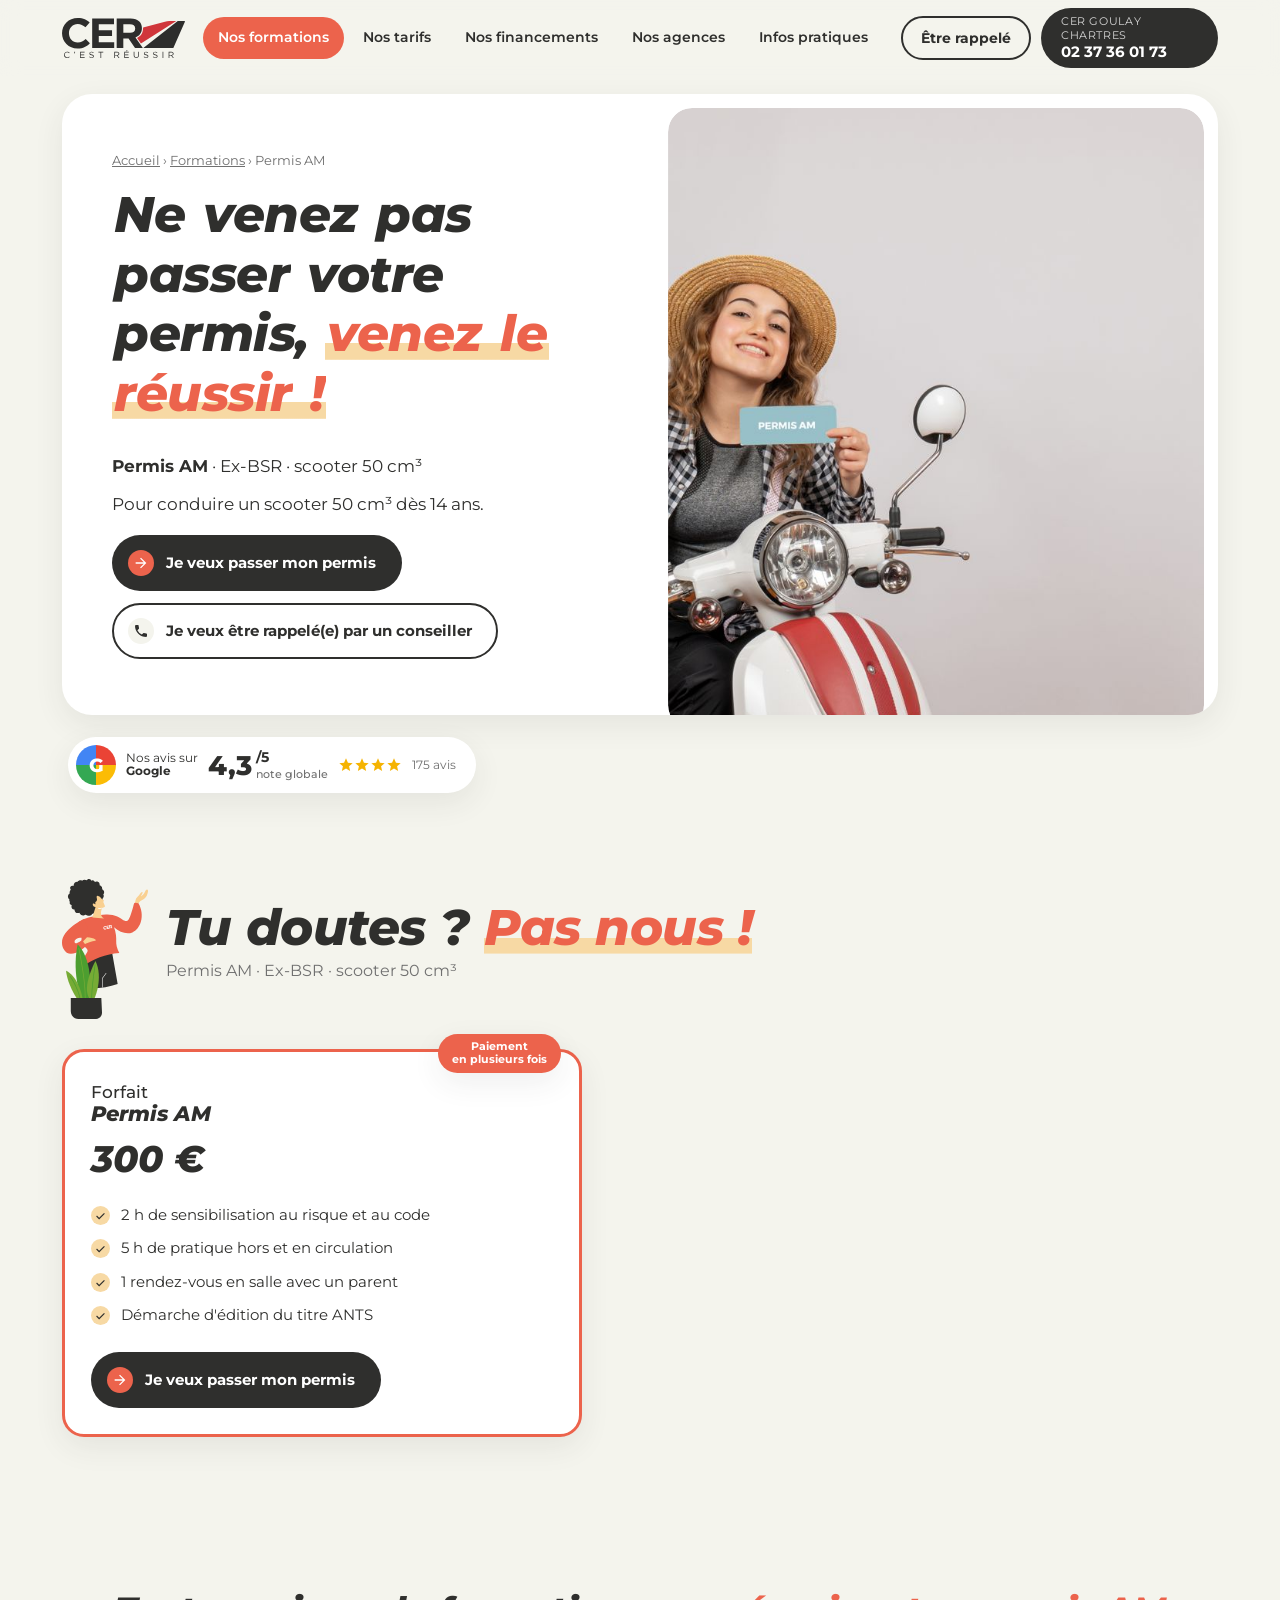
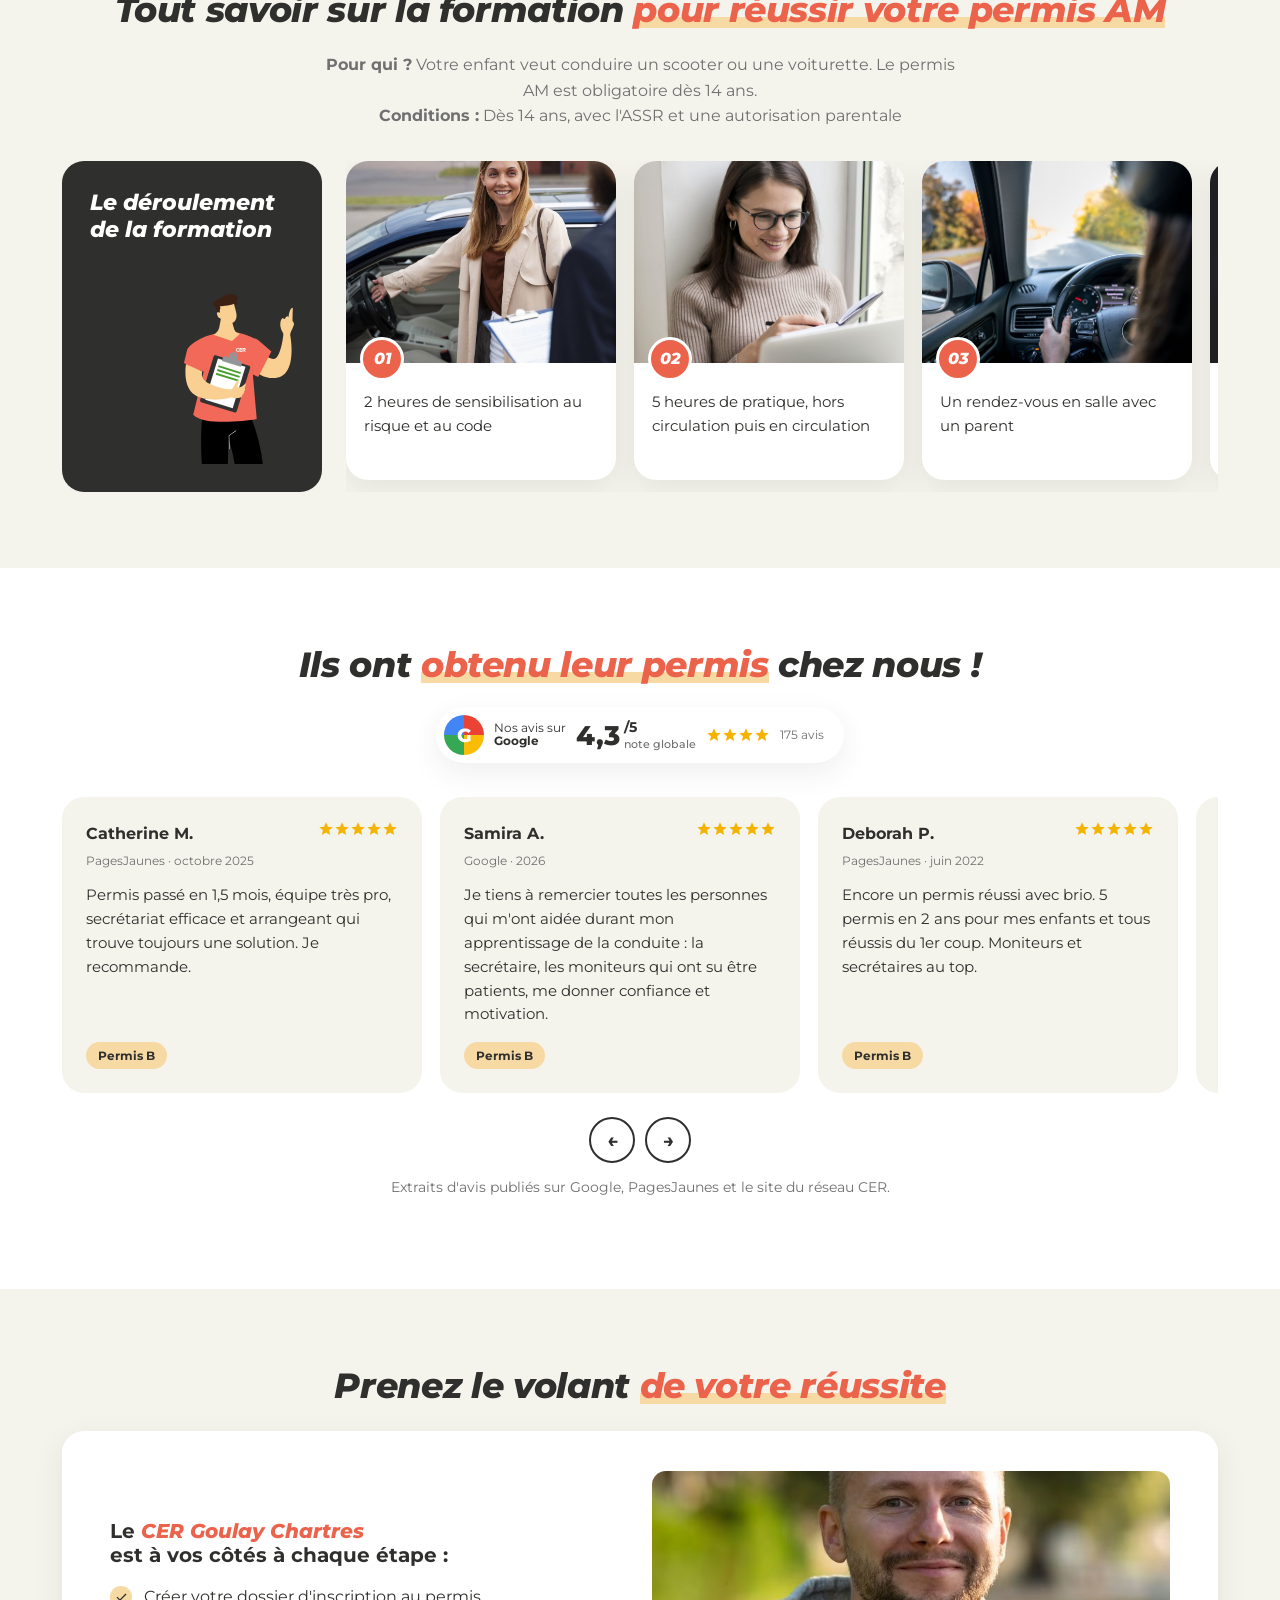
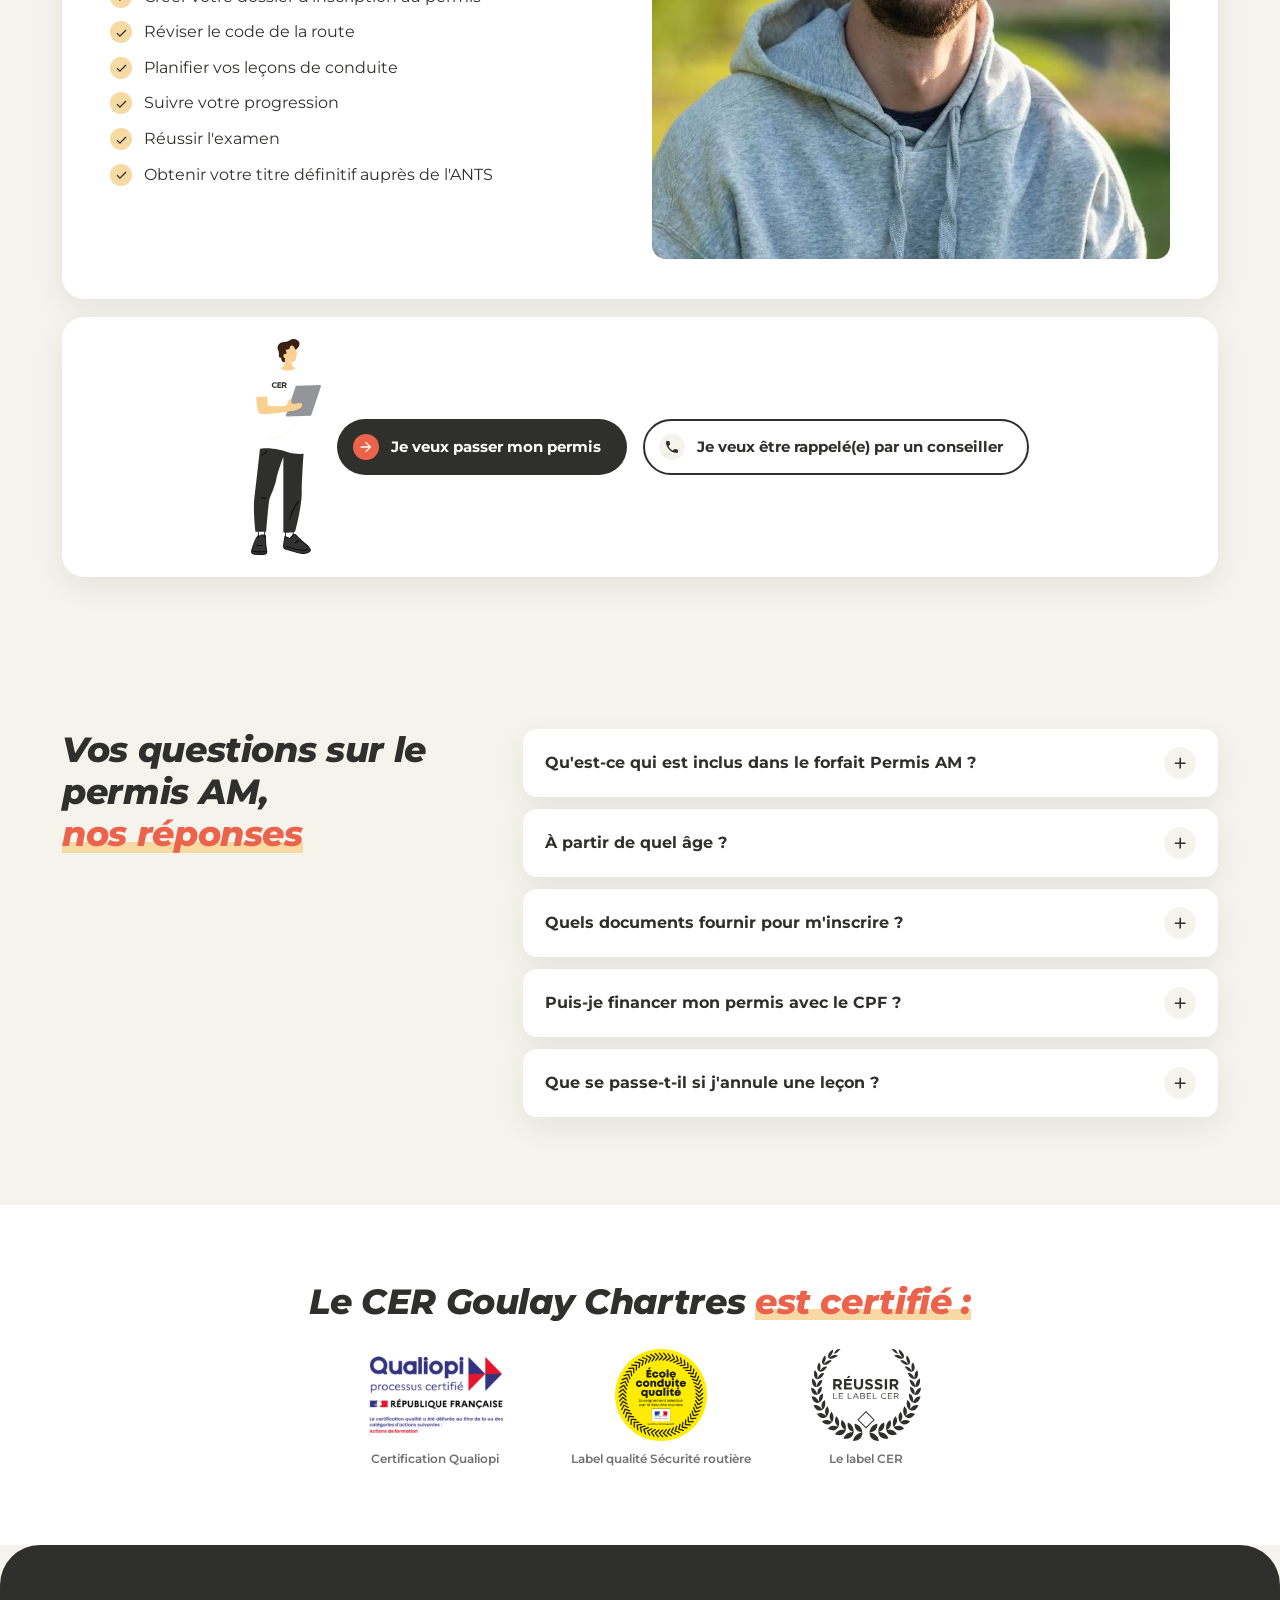
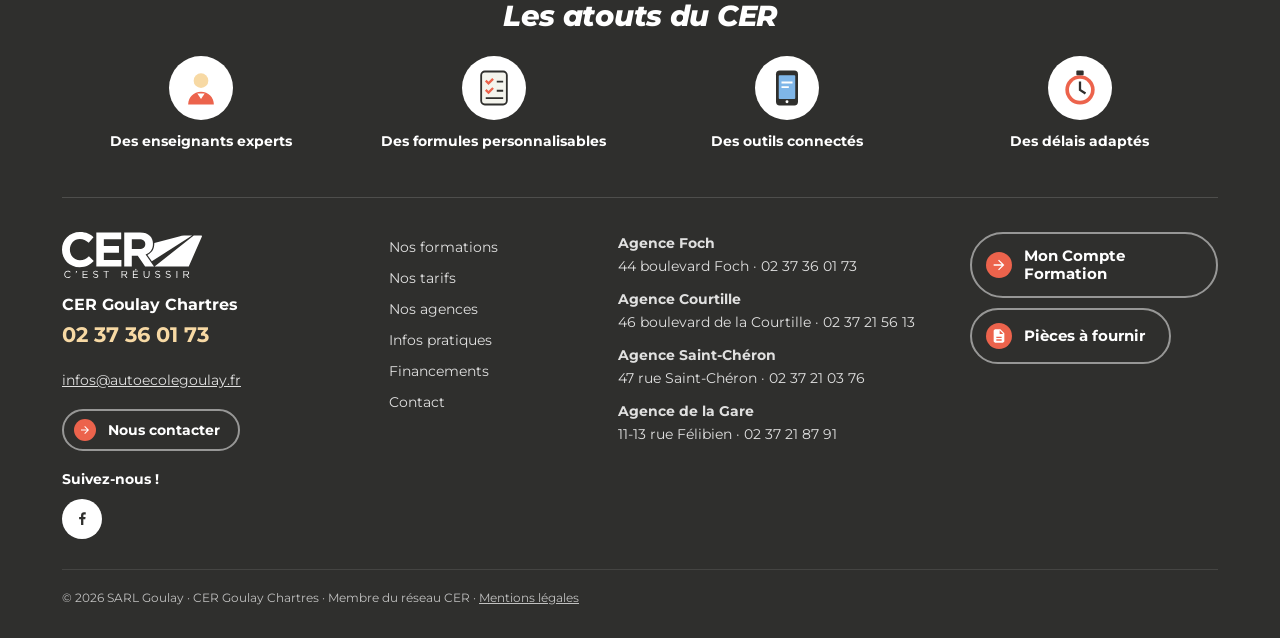
<file: formations/permis-am.html>
<!doctype html>
<html lang="fr">
<head>
<meta charset="utf-8">
<meta name="robots" content="noindex, nofollow">
<meta name="viewport" content="width=device-width, initial-scale=1">
<title>Permis AM ex-bsr à Chartres – CER Goulay</title>
<meta name="description" content="Permis AM (Ex-BSR · scooter 50 cm³) à Chartres avec CER Goulay : Pour conduire un scooter 50 cm³ dès 14 ans. Prix : 300 €.">
<link rel="canonical" href="https://www.autoecolegoulay.fr/formations/permis-am.html">
<meta property="og:title" content="Permis AM ex-bsr à Chartres – CER Goulay">
<meta property="og:description" content="Permis AM (Ex-BSR · scooter 50 cm³) à Chartres avec CER Goulay : Pour conduire un scooter 50 cm³ dès 14 ans. Prix : 300 €.">
<meta property="og:type" content="website">
<meta property="og:locale" content="fr_FR">
<meta name="theme-color" content="#2f2f2d">
<link rel="icon" href="../assets/favicon.svg" type="image/svg+xml">
<link rel="preconnect" href="https://fonts.googleapis.com">
<link rel="preconnect" href="https://fonts.gstatic.com" crossorigin>
<link rel="stylesheet" href="https://fonts.googleapis.com/css2?family=Montserrat:ital,wght@0,400;0,500;0,600;0,700;0,800;1,700;1,800&display=swap">
<link rel="stylesheet" href="../assets/style.css">
<script type="application/ld+json">{"@context":"https://schema.org","@type":"Course","name":"Permis AM – Ex-BSR · scooter 50 cm³","description":"Pour conduire un scooter 50 cm³ dès 14 ans.","provider":{"@type":"DrivingSchool","name":"CER Goulay","sameAs":"https://www.autoecolegoulay.fr"},"offers":{"@type":"Offer","price":300,"priceCurrency":"EUR"}}</script>
</head>
<body>
<a class="skip" href="#contenu">Aller au contenu</a>
<script>document.documentElement.className+=" js"</script>
<div class="progression" aria-hidden="true"></div>
<header class="site-header">
  <div class="wrap header-inner">
    <a class="logo" href="../index.html" aria-label="CER Goulay – accueil"><img src="../assets/img/cer/logo-cer.svg" alt="CER C'est réussir" width="150" height="38"></a>
    <nav class="main-nav" id="menu" aria-label="Menu principal"><ul><li><a href="../formations.html" aria-current="page">Nos formations</a></li><li><a href="../tarifs.html">Nos tarifs</a></li><li><a href="../tarifs.html#financement">Nos financements</a></li><li><a href="../agences.html">Nos agences</a></li><li><a href="../infos-pratiques.html">Infos pratiques</a></li><li class="nav-contact"><a href="../contact.html">Contact</a></li></ul></nav>
    <div class="header-cta">
      <button class="btn-pill-line hide-md" type="button" data-ouvre="tiroir-rappel">Être rappelé</button>
      <a class="agence-pill" href="tel:+33237360173"><span>CER Goulay Chartres</span><strong>02 37 36 01 73</strong></a>
      <button class="menu-toggle" aria-expanded="false" aria-controls="menu"><span></span><span></span><span></span><span class="sr">Menu</span></button>
    </div>
  </div>
</header>
<main id="contenu">

<section class="hero-wrap"><div class="wrap">
  <div class="hero-panneau">
    <div class="hero-texte">
      <nav class="breadcrumb" aria-label="Fil d'Ariane"><a href="../index.html">Accueil</a> › <a href="../formations.html">Formations</a> › <span>Permis AM</span></nav>
      <h1 class="t-cer t-xl titre-anime"><span class="mot"><span style="--i:0">Ne</span></span> <span class="mot"><span style="--i:1">venez</span></span> <span class="mot"><span style="--i:2">pas</span></span> <span class="mot"><span style="--i:3">passer</span></span> <span class="mot"><span style="--i:4">votre</span></span> <span class="mot"><span style="--i:5">permis,</span></span> <em><span class="mot"><span style="--i:6">venez</span></span> <span class="mot"><span style="--i:7">le</span></span> <span class="mot"><span style="--i:8">réussir</span></span> <span class="mot"><span style="--i:9">!</span></span></em></h1>
      <p class="hero-sous apparait" style="--d:300ms"><strong>Permis AM</strong> · Ex-BSR · scooter 50 cm³</p>
      <p class="lead apparait" style="--d:400ms">Pour conduire un scooter 50 cm³ dès 14 ans.</p>
      <div class="hero-actions apparait" style="--d:550ms"><a class="btn btn-dark" href="../contact.html?formation=permis-am" ><svg viewBox="0 0 24 24" aria-hidden="true"><path d="M4 11h12.2l-5.6-5.6L12 4l8 8-8 8-1.4-1.4 5.6-5.6H4z"/></svg><span>Je veux passer mon permis</span></a><button class="btn btn-line" type="button" data-ouvre="tiroir-rappel"><svg viewBox="0 0 24 24" aria-hidden="true"><path d="M6.6 10.8a15.1 15.1 0 0 0 6.6 6.6l2.2-2.2c.3-.3.7-.4 1-.2 1.1.4 2.3.6 3.6.6.6 0 1 .4 1 1V20c0 .6-.4 1-1 1A17 17 0 0 1 3 4c0-.6.4-1 1-1h3.5c.6 0 1 .4 1 1 0 1.3.2 2.5.6 3.6.1.3 0 .7-.2 1l-2.3 2.2z"/></svg><span>Je veux être rappelé(e) par un conseiller</span></button></div>
    </div>
    <div class="hero-photo devoile" style="--d:200ms"><img src="../assets/img/reseau/am.jpg" alt="" fetchpriority="high" data-parallaxe-img></div>
  </div>
  <div class="confiance apparait" style="--d:700ms"><div class="note-badge"><span class="note-logo">G</span><span class="note-src">Nos avis sur<br><strong>Google</strong></span><strong class="note-val">4,3</strong><span class="note-sur">/5<br><small>note globale</small></span><span class="etoiles" aria-label="4 sur 5"><svg viewBox="0 0 24 24" aria-hidden="true"><path d="m12 17.3 6.2 3.7-1.6-7 5.4-4.7-7.1-.6L12 2 9.1 8.7 2 9.3l5.4 4.7-1.6 7z"/></svg><svg viewBox="0 0 24 24" aria-hidden="true"><path d="m12 17.3 6.2 3.7-1.6-7 5.4-4.7-7.1-.6L12 2 9.1 8.7 2 9.3l5.4 4.7-1.6 7z"/></svg><svg viewBox="0 0 24 24" aria-hidden="true"><path d="m12 17.3 6.2 3.7-1.6-7 5.4-4.7-7.1-.6L12 2 9.1 8.7 2 9.3l5.4 4.7-1.6 7z"/></svg><svg viewBox="0 0 24 24" aria-hidden="true"><path d="m12 17.3 6.2 3.7-1.6-7 5.4-4.7-7.1-.6L12 2 9.1 8.7 2 9.3l5.4 4.7-1.6 7z"/></svg></span><span class="note-nb">175 avis</span></div></div>
</div></section>

<section class="section"><div class="wrap">
  <div class="titre-perso"><img src="../assets/img/cer/personnage-cer-8.svg" alt="" loading="lazy"><div><h2 class="t-cer t-xl">Tu doutes ? <em>Pas nous !</em></h2><p class="muted">Permis AM · Ex-BSR · scooter 50 cm³</p></div></div>
  
  <div class="formules un"><article class="formule vedette revele">
    <span class="pastille">Paiement<br>en plusieurs fois</span>
    <h3>Forfait<br><strong>Permis AM</strong></h3>
    <p class="formule-prix">300 €</p>
    
    <ul class="puces petites"><li>2 h de sensibilisation au risque et au code</li><li>5 h de pratique hors et en circulation</li><li>1 rendez-vous en salle avec un parent</li><li>Démarche d'édition du titre ANTS</li></ul>
    <a class="btn btn-dark" href="../contact.html?formation=permis-am" ><svg viewBox="0 0 24 24" aria-hidden="true"><path d="M4 11h12.2l-5.6-5.6L12 4l8 8-8 8-1.4-1.4 5.6-5.6H4z"/></svg><span>Je veux passer mon permis</span></a>
  </article></div>
</div></section>



<section class="section"><div class="wrap">
  <h2 class="t-cer center">Tout savoir sur la formation <em>pour réussir votre permis AM</em></h2>
  <p class="center lead-c"><strong>Pour qui ?</strong> Votre enfant veut conduire un scooter ou une voiturette. Le permis AM est obligatoire dès 14 ans. <br><strong>Conditions :</strong> Dès 14 ans, avec l'ASSR et une autorisation parentale</p>
  <div class="deroule">
    <div class="deroule-intro"><h3>Le déroulement de la formation</h3><img src="../assets/img/cer/personnage-cer-1.svg" alt="" loading="lazy"></div>
    <div class="deroule-rail"><article class="etape-carte revele"><div class="etape-img"><img src="../assets/img/reseau/evaluation.jpg" alt="" loading="lazy"><span>01</span></div><p>2 heures de sensibilisation au risque et au code</p></article><article class="etape-carte revele"><div class="etape-img"><img src="../assets/img/reseau/theorie.jpg" alt="" loading="lazy"><span>02</span></div><p>5 heures de pratique, hors circulation puis en circulation</p></article><article class="etape-carte revele"><div class="etape-img"><img src="../assets/img/reseau/conduite.jpg" alt="" loading="lazy"><span>03</span></div><p>Un rendez-vous en salle avec un parent</p></article><article class="etape-carte revele"><div class="etape-img"><img src="../assets/img/reseau/code-mobile.jpg" alt="" loading="lazy"><span>04</span></div><p>Nous faisons la démarche d'édition du titre auprès de l'ANTS</p></article></div>
  </div>
</div></section>

<section class="section avis-section"><div class="wrap">
  <h2 class="t-cer center">Ils ont <em>obtenu leur permis</em> chez nous !</h2>
  <div class="note-badge"><span class="note-logo">G</span><span class="note-src">Nos avis sur<br><strong>Google</strong></span><strong class="note-val">4,3</strong><span class="note-sur">/5<br><small>note globale</small></span><span class="etoiles" aria-label="4 sur 5"><svg viewBox="0 0 24 24" aria-hidden="true"><path d="m12 17.3 6.2 3.7-1.6-7 5.4-4.7-7.1-.6L12 2 9.1 8.7 2 9.3l5.4 4.7-1.6 7z"/></svg><svg viewBox="0 0 24 24" aria-hidden="true"><path d="m12 17.3 6.2 3.7-1.6-7 5.4-4.7-7.1-.6L12 2 9.1 8.7 2 9.3l5.4 4.7-1.6 7z"/></svg><svg viewBox="0 0 24 24" aria-hidden="true"><path d="m12 17.3 6.2 3.7-1.6-7 5.4-4.7-7.1-.6L12 2 9.1 8.7 2 9.3l5.4 4.7-1.6 7z"/></svg><svg viewBox="0 0 24 24" aria-hidden="true"><path d="m12 17.3 6.2 3.7-1.6-7 5.4-4.7-7.1-.6L12 2 9.1 8.7 2 9.3l5.4 4.7-1.6 7z"/></svg></span><span class="note-nb">175 avis</span></div>
  <div class="avis-rail" tabindex="0" aria-label="Avis d'élèves"><article class="avis-card">
  <header><div><strong>Catherine M.</strong><small>PagesJaunes · octobre 2025</small></div><span class="etoiles" aria-label="5 sur 5"><svg viewBox="0 0 24 24" aria-hidden="true"><path d="m12 17.3 6.2 3.7-1.6-7 5.4-4.7-7.1-.6L12 2 9.1 8.7 2 9.3l5.4 4.7-1.6 7z"/></svg><svg viewBox="0 0 24 24" aria-hidden="true"><path d="m12 17.3 6.2 3.7-1.6-7 5.4-4.7-7.1-.6L12 2 9.1 8.7 2 9.3l5.4 4.7-1.6 7z"/></svg><svg viewBox="0 0 24 24" aria-hidden="true"><path d="m12 17.3 6.2 3.7-1.6-7 5.4-4.7-7.1-.6L12 2 9.1 8.7 2 9.3l5.4 4.7-1.6 7z"/></svg><svg viewBox="0 0 24 24" aria-hidden="true"><path d="m12 17.3 6.2 3.7-1.6-7 5.4-4.7-7.1-.6L12 2 9.1 8.7 2 9.3l5.4 4.7-1.6 7z"/></svg><svg viewBox="0 0 24 24" aria-hidden="true"><path d="m12 17.3 6.2 3.7-1.6-7 5.4-4.7-7.1-.6L12 2 9.1 8.7 2 9.3l5.4 4.7-1.6 7z"/></svg></span></header>
  <p>Permis passé en 1,5 mois, équipe très pro, secrétariat efficace et arrangeant qui trouve toujours une solution. Je recommande.</p>
  <span class="avis-tag">Permis B</span>
</article><article class="avis-card">
  <header><div><strong>Samira A.</strong><small>Google · 2026</small></div><span class="etoiles" aria-label="5 sur 5"><svg viewBox="0 0 24 24" aria-hidden="true"><path d="m12 17.3 6.2 3.7-1.6-7 5.4-4.7-7.1-.6L12 2 9.1 8.7 2 9.3l5.4 4.7-1.6 7z"/></svg><svg viewBox="0 0 24 24" aria-hidden="true"><path d="m12 17.3 6.2 3.7-1.6-7 5.4-4.7-7.1-.6L12 2 9.1 8.7 2 9.3l5.4 4.7-1.6 7z"/></svg><svg viewBox="0 0 24 24" aria-hidden="true"><path d="m12 17.3 6.2 3.7-1.6-7 5.4-4.7-7.1-.6L12 2 9.1 8.7 2 9.3l5.4 4.7-1.6 7z"/></svg><svg viewBox="0 0 24 24" aria-hidden="true"><path d="m12 17.3 6.2 3.7-1.6-7 5.4-4.7-7.1-.6L12 2 9.1 8.7 2 9.3l5.4 4.7-1.6 7z"/></svg><svg viewBox="0 0 24 24" aria-hidden="true"><path d="m12 17.3 6.2 3.7-1.6-7 5.4-4.7-7.1-.6L12 2 9.1 8.7 2 9.3l5.4 4.7-1.6 7z"/></svg></span></header>
  <p>Je tiens à remercier toutes les personnes qui m'ont aidée durant mon apprentissage de la conduite : la secrétaire, les moniteurs qui ont su être patients, me donner confiance et motivation.</p>
  <span class="avis-tag">Permis B</span>
</article><article class="avis-card">
  <header><div><strong>Deborah P.</strong><small>PagesJaunes · juin 2022</small></div><span class="etoiles" aria-label="5 sur 5"><svg viewBox="0 0 24 24" aria-hidden="true"><path d="m12 17.3 6.2 3.7-1.6-7 5.4-4.7-7.1-.6L12 2 9.1 8.7 2 9.3l5.4 4.7-1.6 7z"/></svg><svg viewBox="0 0 24 24" aria-hidden="true"><path d="m12 17.3 6.2 3.7-1.6-7 5.4-4.7-7.1-.6L12 2 9.1 8.7 2 9.3l5.4 4.7-1.6 7z"/></svg><svg viewBox="0 0 24 24" aria-hidden="true"><path d="m12 17.3 6.2 3.7-1.6-7 5.4-4.7-7.1-.6L12 2 9.1 8.7 2 9.3l5.4 4.7-1.6 7z"/></svg><svg viewBox="0 0 24 24" aria-hidden="true"><path d="m12 17.3 6.2 3.7-1.6-7 5.4-4.7-7.1-.6L12 2 9.1 8.7 2 9.3l5.4 4.7-1.6 7z"/></svg><svg viewBox="0 0 24 24" aria-hidden="true"><path d="m12 17.3 6.2 3.7-1.6-7 5.4-4.7-7.1-.6L12 2 9.1 8.7 2 9.3l5.4 4.7-1.6 7z"/></svg></span></header>
  <p>Encore un permis réussi avec brio. 5 permis en 2 ans pour mes enfants et tous réussis du 1er coup. Moniteurs et secrétaires au top.</p>
  <span class="avis-tag">Permis B</span>
</article><article class="avis-card">
  <header><div><strong>Théo M.</strong><small>CER · février 2020</small></div><span class="etoiles" aria-label="5 sur 5"><svg viewBox="0 0 24 24" aria-hidden="true"><path d="m12 17.3 6.2 3.7-1.6-7 5.4-4.7-7.1-.6L12 2 9.1 8.7 2 9.3l5.4 4.7-1.6 7z"/></svg><svg viewBox="0 0 24 24" aria-hidden="true"><path d="m12 17.3 6.2 3.7-1.6-7 5.4-4.7-7.1-.6L12 2 9.1 8.7 2 9.3l5.4 4.7-1.6 7z"/></svg><svg viewBox="0 0 24 24" aria-hidden="true"><path d="m12 17.3 6.2 3.7-1.6-7 5.4-4.7-7.1-.6L12 2 9.1 8.7 2 9.3l5.4 4.7-1.6 7z"/></svg><svg viewBox="0 0 24 24" aria-hidden="true"><path d="m12 17.3 6.2 3.7-1.6-7 5.4-4.7-7.1-.6L12 2 9.1 8.7 2 9.3l5.4 4.7-1.6 7z"/></svg><svg viewBox="0 0 24 24" aria-hidden="true"><path d="m12 17.3 6.2 3.7-1.6-7 5.4-4.7-7.1-.6L12 2 9.1 8.7 2 9.3l5.4 4.7-1.6 7z"/></svg></span></header>
  <p>Très bonne auto-école, j'ai obtenu mon permis du premier coup en conduite accompagnée. Proche du lycée, horaires des cours correspondant aux sorties du lycée.</p>
  <span class="avis-tag">Conduite accompagnée</span>
</article><article class="avis-card">
  <header><div><strong>Gwendal C.</strong><small>Google · 2019</small></div><span class="etoiles" aria-label="5 sur 5"><svg viewBox="0 0 24 24" aria-hidden="true"><path d="m12 17.3 6.2 3.7-1.6-7 5.4-4.7-7.1-.6L12 2 9.1 8.7 2 9.3l5.4 4.7-1.6 7z"/></svg><svg viewBox="0 0 24 24" aria-hidden="true"><path d="m12 17.3 6.2 3.7-1.6-7 5.4-4.7-7.1-.6L12 2 9.1 8.7 2 9.3l5.4 4.7-1.6 7z"/></svg><svg viewBox="0 0 24 24" aria-hidden="true"><path d="m12 17.3 6.2 3.7-1.6-7 5.4-4.7-7.1-.6L12 2 9.1 8.7 2 9.3l5.4 4.7-1.6 7z"/></svg><svg viewBox="0 0 24 24" aria-hidden="true"><path d="m12 17.3 6.2 3.7-1.6-7 5.4-4.7-7.1-.6L12 2 9.1 8.7 2 9.3l5.4 4.7-1.6 7z"/></svg><svg viewBox="0 0 24 24" aria-hidden="true"><path d="m12 17.3 6.2 3.7-1.6-7 5.4-4.7-7.1-.6L12 2 9.1 8.7 2 9.3l5.4 4.7-1.6 7z"/></svg></span></header>
  <p>Les moniteurs sont à l'écoute de leurs élèves, ils sont sérieux et très gentils. J'ai eu mon permis du premier coup et plus rapidement que je ne l'espérais.</p>
  <span class="avis-tag">Permis B</span>
</article></div>
  <div class="rail-nav"><button type="button" class="rail-btn" data-rail="-1" aria-label="Avis précédents">←</button><button type="button" class="rail-btn" data-rail="1" aria-label="Avis suivants">→</button></div>
  <p class="center muted small">Extraits d'avis publiés sur Google, PagesJaunes et le site du réseau CER.</p>
</div></section>

<section class="section"><div class="wrap">
  <h2 class="t-cer center">Prenez le volant <em>de votre réussite</em></h2>
  <div class="carte volant revele">
    <div>
      <h3>Le <em>CER Goulay Chartres</em><br>est à vos côtés à chaque étape :</h3>
      <ul class="puces">
        <li>Créer votre dossier d'inscription au permis</li>
        <li>Réviser le code de la route</li>
        <li>Planifier vos leçons de conduite</li>
        <li>Suivre votre progression</li>
        <li>Réussir l'examen</li>
        <li>Obtenir votre titre définitif auprès de l'ANTS</li>
      </ul>
    </div>
    <img src="../assets/img/reseau/conseiller.jpg" alt="Un conseiller CER souriant" loading="lazy">
  </div>
  <div class="carte volant-cta revele"><img src="../assets/img/cer/personnage-cer-4.svg" alt=""><a class="btn btn-dark" href="../contact.html?formation=permis-am" ><svg viewBox="0 0 24 24" aria-hidden="true"><path d="M4 11h12.2l-5.6-5.6L12 4l8 8-8 8-1.4-1.4 5.6-5.6H4z"/></svg><span>Je veux passer mon permis</span></a><button class="btn btn-line" type="button" data-ouvre="tiroir-rappel"><svg viewBox="0 0 24 24" aria-hidden="true"><path d="M6.6 10.8a15.1 15.1 0 0 0 6.6 6.6l2.2-2.2c.3-.3.7-.4 1-.2 1.1.4 2.3.6 3.6.6.6 0 1 .4 1 1V20c0 .6-.4 1-1 1A17 17 0 0 1 3 4c0-.6.4-1 1-1h3.5c.6 0 1 .4 1 1 0 1.3.2 2.5.6 3.6.1.3 0 .7-.2 1l-2.3 2.2z"/></svg><span>Je veux être rappelé(e) par un conseiller</span></button></div>
</div></section>

<section class="section faq-section"><div class="wrap faq-grid">
  <h2 class="t-cer">Vos questions sur le permis AM,<br><em>nos réponses</em></h2>
  <div class="faq"><details><summary>Qu'est-ce qui est inclus dans le forfait Permis AM ?<span class="faq-plus"><svg viewBox="0 0 24 24" aria-hidden="true"><path d="M11 5h2v6h6v2h-6v6h-2v-6H5v-2h6z"/></svg></span></summary><div class="faq-r"><ul><li>2 h de sensibilisation au risque et au code</li><li>5 h de pratique hors et en circulation</li><li>1 rendez-vous en salle avec un parent</li><li>Démarche d'édition du titre ANTS</li></ul></div></details><details><summary>À partir de quel âge ?<span class="faq-plus"><svg viewBox="0 0 24 24" aria-hidden="true"><path d="M11 5h2v6h6v2h-6v6h-2v-6H5v-2h6z"/></svg></span></summary><div class="faq-r"><p>Dès 14 ans, avec l'ASSR et une autorisation parentale.</p></div></details><details><summary>Quels documents fournir pour m'inscrire ?<span class="faq-plus"><svg viewBox="0 0 24 24" aria-hidden="true"><path d="M11 5h2v6h6v2h-6v6h-2v-6H5v-2h6z"/></svg></span></summary><div class="faq-r"><p>Copie recto verso de la carte d'identité du candidat, et du permis si une catégorie est déjà obtenue, Pour les mineurs : copie recto verso de la carte d'identité du représentant légal, Attestation d'hébergement manuscrite, signée par l'hébergeant et le candidat… <button class="lien" type="button" data-ouvre="tiroir-docs">Voir la liste complète</button></p></div></details><details><summary>Puis-je financer mon permis avec le CPF ?<span class="faq-plus"><svg viewBox="0 0 24 24" aria-hidden="true"><path d="M11 5h2v6h6v2h-6v6h-2v-6H5v-2h6z"/></svg></span></summary><div class="faq-r"><p>Oui : nos formations au permis B sont éligibles au CPF. Nous sommes aussi partenaires du Permis à 1 € par jour et acceptons les financements France Travail.</p></div></details><details><summary>Que se passe-t-il si j'annule une leçon ?<span class="faq-plus"><svg viewBox="0 0 24 24" aria-hidden="true"><path d="M11 5h2v6h6v2h-6v6h-2v-6H5v-2h6z"/></svg></span></summary><div class="faq-r"><p>Toute leçon de conduite non décommandée 48 h à l'avance au secrétariat est due.</p></div></details></div>
</div></section>
<section class="section certifs-section"><div class="wrap">
  <h2 class="t-cer center">Le CER Goulay Chartres <em>est certifié :</em></h2>
  <div class="certifs">
    <figure class="revele"><img src="../assets/img/cer/logo-qualiopi.svg" alt="Qualiopi, processus certifié" loading="lazy"><figcaption>Certification Qualiopi</figcaption></figure>
    <figure class="revele"><img src="../assets/img/cer/logo-ecole-conduite-qualite.svg" alt="École conduite qualité" loading="lazy"><figcaption>Label qualité Sécurité routière</figcaption></figure>
    <figure class="revele"><img src="../assets/img/cer/label-reussir.svg" alt="Réussir, le label CER" loading="lazy"><figcaption>Le label CER</figcaption></figure>
  </div>
</div></section>
</main>
<footer class="site-footer">
  <div class="wrap">
    <h2 class="atouts-titre t-cer">Les atouts du CER</h2>
    <ul class="atouts">
      <li><svg viewBox="0 0 48 48" aria-hidden="true"><circle cx="24" cy="16" r="8" fill="#f7d9a4"/><path d="M10 42c0-8 6-14 14-14s14 6 14 14z" fill="#ec634c"/><path d="M20 30h8l-4 6z" fill="#fff"/></svg><span>Des enseignants experts</span></li>
      <li><svg viewBox="0 0 48 48" aria-hidden="true"><rect x="10" y="6" width="28" height="36" rx="4" fill="#f4f4ed" stroke="#2f2f2d" stroke-width="2"/><path d="m15 16 3 3 5-5M15 26l3 3 5-5" stroke="#ec634c" stroke-width="2.5" fill="none"/><path d="M27 17h7M27 27h7M15 35h19" stroke="#2f2f2d" stroke-width="2"/></svg><span>Des formules personnalisables</span></li>
      <li><svg viewBox="0 0 48 48" aria-hidden="true"><rect x="12" y="5" width="24" height="38" rx="4" fill="#2f2f2d"/><rect x="15" y="10" width="18" height="26" rx="1" fill="#7fb6e8"/><circle cx="24" cy="39" r="1.6" fill="#fff"/><path d="M18 18h12M18 23h8" stroke="#fff" stroke-width="2"/></svg><span>Des outils connectés</span></li>
      <li><svg viewBox="0 0 48 48" aria-hidden="true"><circle cx="24" cy="26" r="16" fill="#ec634c"/><circle cx="24" cy="26" r="12" fill="#fff"/><path d="M24 17v9l6 4" stroke="#2f2f2d" stroke-width="2.5" fill="none"/><rect x="20" y="5" width="8" height="5" rx="1" fill="#2f2f2d"/></svg><span>Des délais adaptés</span></li>
    </ul>
    <div class="footer-grid">
      <div>
        <img class="footer-logo" src="../assets/img/cer/logo-cer.svg" alt="CER C'est réussir" width="150" height="38">
        <p class="footer-agence">CER Goulay Chartres<br><a href="tel:+33237360173">02 37 36 01 73</a></p>
        <p><a class="footer-mail" href="mailto:infos@autoecolegoulay.fr">infos@autoecolegoulay.fr</a></p>
        <a class="btn btn-line-light btn-sm" href="../contact.html"><svg viewBox="0 0 24 24" aria-hidden="true"><path d="M4 11h12.2l-5.6-5.6L12 4l8 8-8 8-1.4-1.4 5.6-5.6H4z"/></svg><span>Nous contacter</span></a>
        <p class="suivez">Suivez-nous !</p><div class="socials"><a href="https://www.facebook.com/CERgoulay" rel="noopener" aria-label="Facebook"><svg viewBox="0 0 24 24" aria-hidden="true"><path d="M13.5 21v-7.5H16l.4-3h-2.9V8.6c0-.9.3-1.5 1.5-1.5h1.6V4.4c-.3 0-1.2-.1-2.3-.1-2.3 0-3.8 1.4-3.8 3.9v2.3H8v3h2.5V21h3z"/></svg></a></div>
      </div>
      <ul class="footer-links">
        <li><a href="../formations.html">Nos formations</a></li>
        <li><a href="../tarifs.html">Nos tarifs</a></li>
        <li><a href="../agences.html">Nos agences</a></li>
        <li><a href="../infos-pratiques.html">Infos pratiques</a></li>
        <li><a href="../tarifs.html#financement">Financements</a></li>
        <li><a href="../contact.html">Contact</a></li>
      </ul>
      <ul class="footer-agences"><li><strong>Agence Foch</strong><br>44 boulevard Foch · <a href="tel:+33237360173">02 37 36 01 73</a></li><li><strong>Agence Courtille</strong><br>46 boulevard de la Courtille · <a href="tel:+33237215613">02 37 21 56 13</a></li><li><strong>Agence Saint-Chéron</strong><br>47 rue Saint-Chéron · <a href="tel:+33237210376">02 37 21 03 76</a></li><li><strong>Agence de la Gare</strong><br>11-13 rue Félibien · <a href="tel:+33237218791">02 37 21 87 91</a></li></ul>
      <div class="footer-cta">
        <a class="btn btn-line-light" href="https://www.moncompteformation.gouv.fr" rel="noopener" target="_blank"><svg viewBox="0 0 24 24" aria-hidden="true"><path d="M4 11h12.2l-5.6-5.6L12 4l8 8-8 8-1.4-1.4 5.6-5.6H4z"/></svg><span>Mon Compte Formation</span></a>
        <button class="btn btn-line-light" type="button" data-ouvre="tiroir-docs"><svg viewBox="0 0 24 24" aria-hidden="true"><path d="M14 2H6a2 2 0 0 0-2 2v16c0 1.1.9 2 2 2h12a2 2 0 0 0 2-2V8l-6-6zm-1 7V3.5L18.5 9H13zM8 13h8v2H8v-2zm0 4h8v2H8v-2z"/></svg><span>Pièces à fournir</span></button>
      </div>
    </div>
    <p class="footer-bottom">© 2026 SARL Goulay · CER Goulay Chartres · Membre du réseau CER · <a href="../mentions-legales.html">Mentions légales</a></p>
  </div>
</footer>
<div class="mobile-bar" role="navigation" aria-label="Actions rapides">
  <a class="bar-btn" href="tel:+33237360173"><svg viewBox="0 0 24 24" aria-hidden="true"><path d="M6.6 10.8a15.1 15.1 0 0 0 6.6 6.6l2.2-2.2c.3-.3.7-.4 1-.2 1.1.4 2.3.6 3.6.6.6 0 1 .4 1 1V20c0 .6-.4 1-1 1A17 17 0 0 1 3 4c0-.6.4-1 1-1h3.5c.6 0 1 .4 1 1 0 1.3.2 2.5.6 3.6.1.3 0 .7-.2 1l-2.3 2.2z"/></svg><span>Appeler</span></a>
  
  <button class="bar-btn bar-primary" type="button" data-ouvre="tiroir-rappel"><svg viewBox="0 0 24 24" aria-hidden="true"><path d="M4 11h12.2l-5.6-5.6L12 4l8 8-8 8-1.4-1.4 5.6-5.6H4z"/></svg><span>Être rappelé</span></button>
</div>

<div class="tiroir" id="tiroir-rappel" role="dialog" aria-modal="true" aria-labelledby="tr-titre" hidden>
  <div class="tiroir-fond" data-ferme></div>
  <div class="tiroir-panneau">
    <button class="tiroir-x" type="button" data-ferme aria-label="Fermer"><svg viewBox="0 0 24 24" aria-hidden="true"><path d="M18.3 5.7 16.9 4.3 12 9.2 7.1 4.3 5.7 5.7l4.9 4.9-4.9 4.9 1.4 1.4 4.9-4.9 4.9 4.9 1.4-1.4-4.9-4.9z"/></svg></button>
    <div class="tiroir-tete"><img src="../assets/img/cer/conseiller-2.svg" alt="" width="91" height="78"><div><h2 id="tr-titre" class="t-cer">Vous souhaitez être rappelé(e) ?</h2><p>Pour que nous puissions vous rappeler, indiquez-nous vos disponibilités et vos coordonnées.</p></div></div>
    <form class="js-form form-rappel" action="" method="POST" data-email="infos@autoecolegoulay.fr" data-sujet="Demande de rappel" novalidate>
      <input type="hidden" name="demande" value="Être rappelé">
      <p class="obl">* Champs obligatoires</p>
      <div class="etape"><span class="num">01</span><div class="creneaux"><fieldset><legend>Lundi</legend><label class="puce"><input type="checkbox" name="creneaux" value="Lundi matin"><span>matin</span></label><label class="puce"><input type="checkbox" name="creneaux" value="Lundi après-midi"><span>après-midi</span></label></fieldset><fieldset><legend>Mardi</legend><label class="puce"><input type="checkbox" name="creneaux" value="Mardi matin"><span>matin</span></label><label class="puce"><input type="checkbox" name="creneaux" value="Mardi après-midi"><span>après-midi</span></label></fieldset><fieldset><legend>Mercredi</legend><label class="puce"><input type="checkbox" name="creneaux" value="Mercredi matin"><span>matin</span></label><label class="puce"><input type="checkbox" name="creneaux" value="Mercredi après-midi"><span>après-midi</span></label></fieldset><fieldset><legend>Jeudi</legend><label class="puce"><input type="checkbox" name="creneaux" value="Jeudi matin"><span>matin</span></label><label class="puce"><input type="checkbox" name="creneaux" value="Jeudi après-midi"><span>après-midi</span></label></fieldset><fieldset><legend>Vendredi</legend><label class="puce"><input type="checkbox" name="creneaux" value="Vendredi matin"><span>matin</span></label><label class="puce"><input type="checkbox" name="creneaux" value="Vendredi après-midi"><span>après-midi</span></label></fieldset><fieldset><legend>Samedi</legend><label class="puce"><input type="checkbox" name="creneaux" value="Samedi matin"><span>matin</span></label><label class="puce"><input type="checkbox" name="creneaux" value="Samedi après-midi"><span>après-midi</span></label></fieldset></div></div>
      <div class="etape"><span class="num">02</span><div><p class="etape-titre">Pour quelle formation ? *</p><div class="tuiles">
        <label class="tuile"><input type="radio" name="formation" value="Auto" required><img src="../assets/img/cer/permis-b.svg" alt=""><span>Auto</span></label>
        <label class="tuile"><input type="radio" name="formation" value="Moto"><img src="../assets/img/cer/permis-a1.svg" alt=""><span>Moto</span></label>
        <label class="tuile"><input type="radio" name="formation" value="Remorque"><img src="../assets/img/cer/permis-be.svg" alt=""><span>Remorque</span></label>
        <label class="tuile"><input type="radio" name="formation" value="Autres"><span class="tuile-autre">?</span><span>Autres</span></label>
      </div></div></div>
      <div class="etape"><span class="num">03</span><div class="champs">
        <input name="nom" placeholder="Votre nom*" autocomplete="family-name" required>
        <input name="prenom" placeholder="Votre prénom*" autocomplete="given-name">
        <input name="telephone" type="tel" placeholder="Votre téléphone*" autocomplete="tel" required>
        <input name="email" type="email" placeholder="Votre email" autocomplete="email">
      </div></div>
      <label class="consent"><input type="checkbox" name="consentement" required> En envoyant ce formulaire, j'accepte que mes informations soient utilisées pour être recontacté(e).</label>
      <div class="tiroir-pied"><p class="form-status" role="status" aria-live="polite"></p><button class="btn btn-dark btn-lg" type="submit"><svg viewBox="0 0 24 24" aria-hidden="true"><path d="M4 11h12.2l-5.6-5.6L12 4l8 8-8 8-1.4-1.4 5.6-5.6H4z"/></svg><span>Envoyez</span></button></div>
    </form>
  </div>
</div>
<div class="tiroir" id="tiroir-docs" role="dialog" aria-modal="true" aria-labelledby="td-titre" hidden>
  <div class="tiroir-fond" data-ferme></div>
  <div class="tiroir-panneau">
    <button class="tiroir-x" type="button" data-ferme aria-label="Fermer"><svg viewBox="0 0 24 24" aria-hidden="true"><path d="M18.3 5.7 16.9 4.3 12 9.2 7.1 4.3 5.7 5.7l4.9 4.9-4.9 4.9 1.4 1.4 4.9-4.9 4.9 4.9 1.4-1.4-4.9-4.9z"/></svg></button>
    <h2 id="td-titre" class="t-cer">Les pièces à fournir pour constituer votre dossier d'inscription</h2>
    <div class="doc-bloc"><img src="../assets/img/cer/permis-b.svg" alt=""><h3>Tous les permis</h3></div>
    <ul class="puces"><li>Copie recto verso de la carte d'identité du candidat, et du permis si une catégorie est déjà obtenue</li><li>Pour les mineurs : copie recto verso de la carte d'identité du représentant légal</li><li>Attestation d'hébergement manuscrite, signée par l'hébergeant et le candidat</li><li>Copie de l'ASSR 2 (obligatoire pour l'édition du permis)</li><li>Copie de l'attestation de recensement ou de la JAPD</li><li>Un justificatif de domicile de moins de 3 mois</li><li>4 photos d'identité ANTS (photos numériques avec signature certifiée)</li><li>5 timbres d'affranchissement postal</li></ul>
    <p class="muted">Un doute sur un document ? Appelez-nous au <a href="tel:+33237360173">02 37 36 01 73</a>.</p>
  </div>
</div>
<script src="../assets/main.js" defer></script>
</body>
</html>
</file>
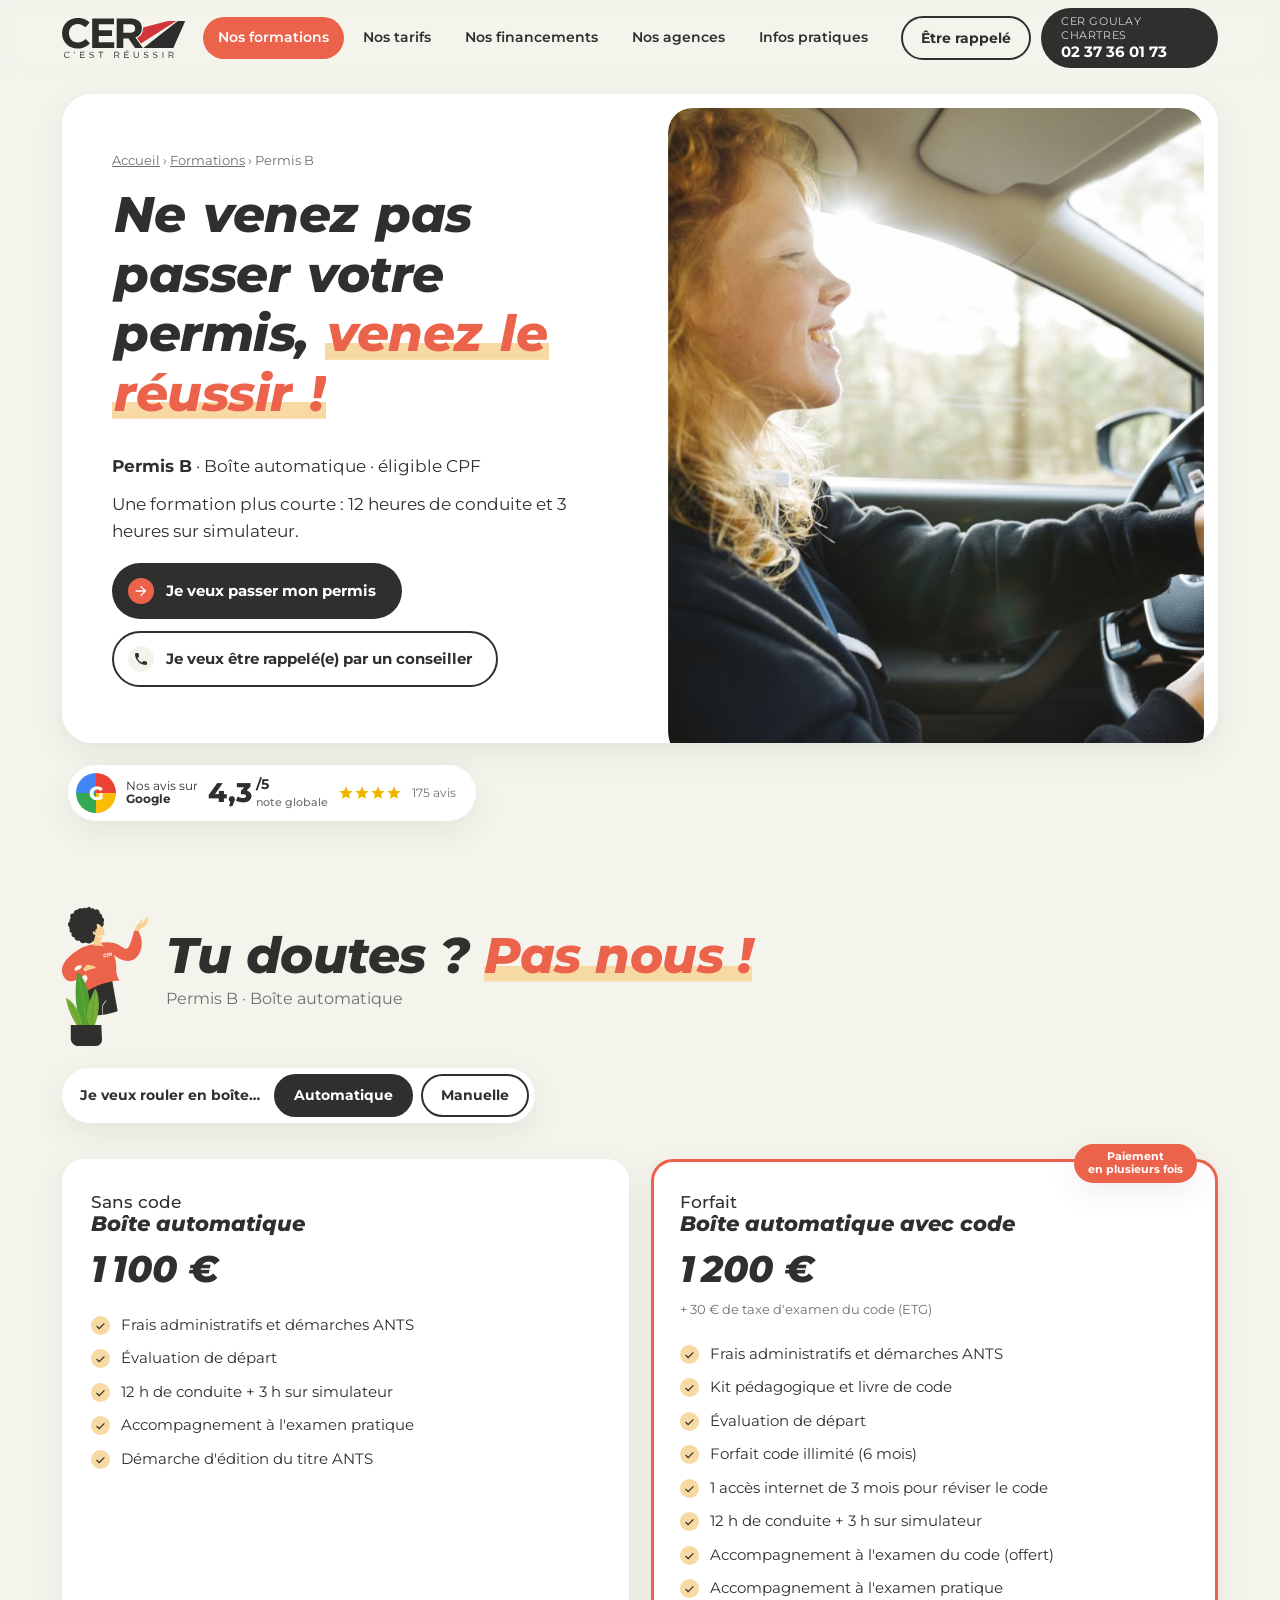
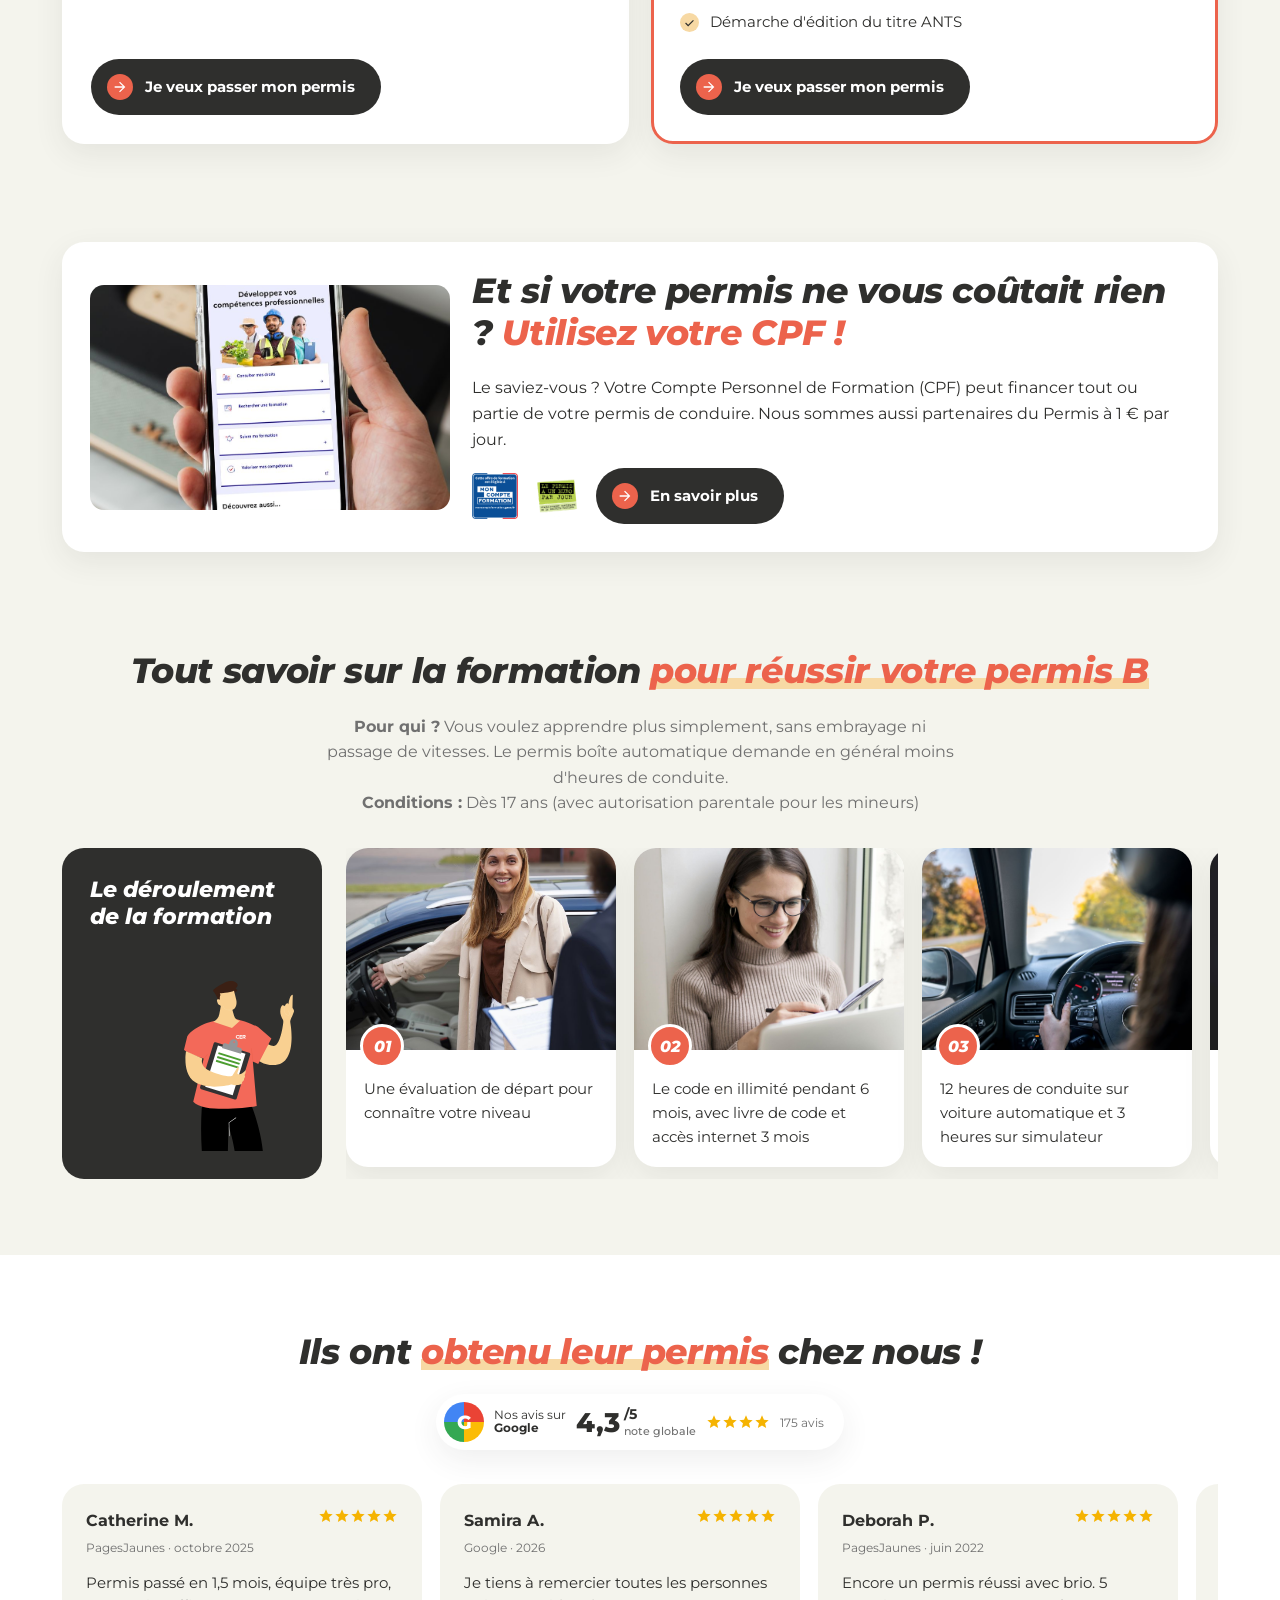
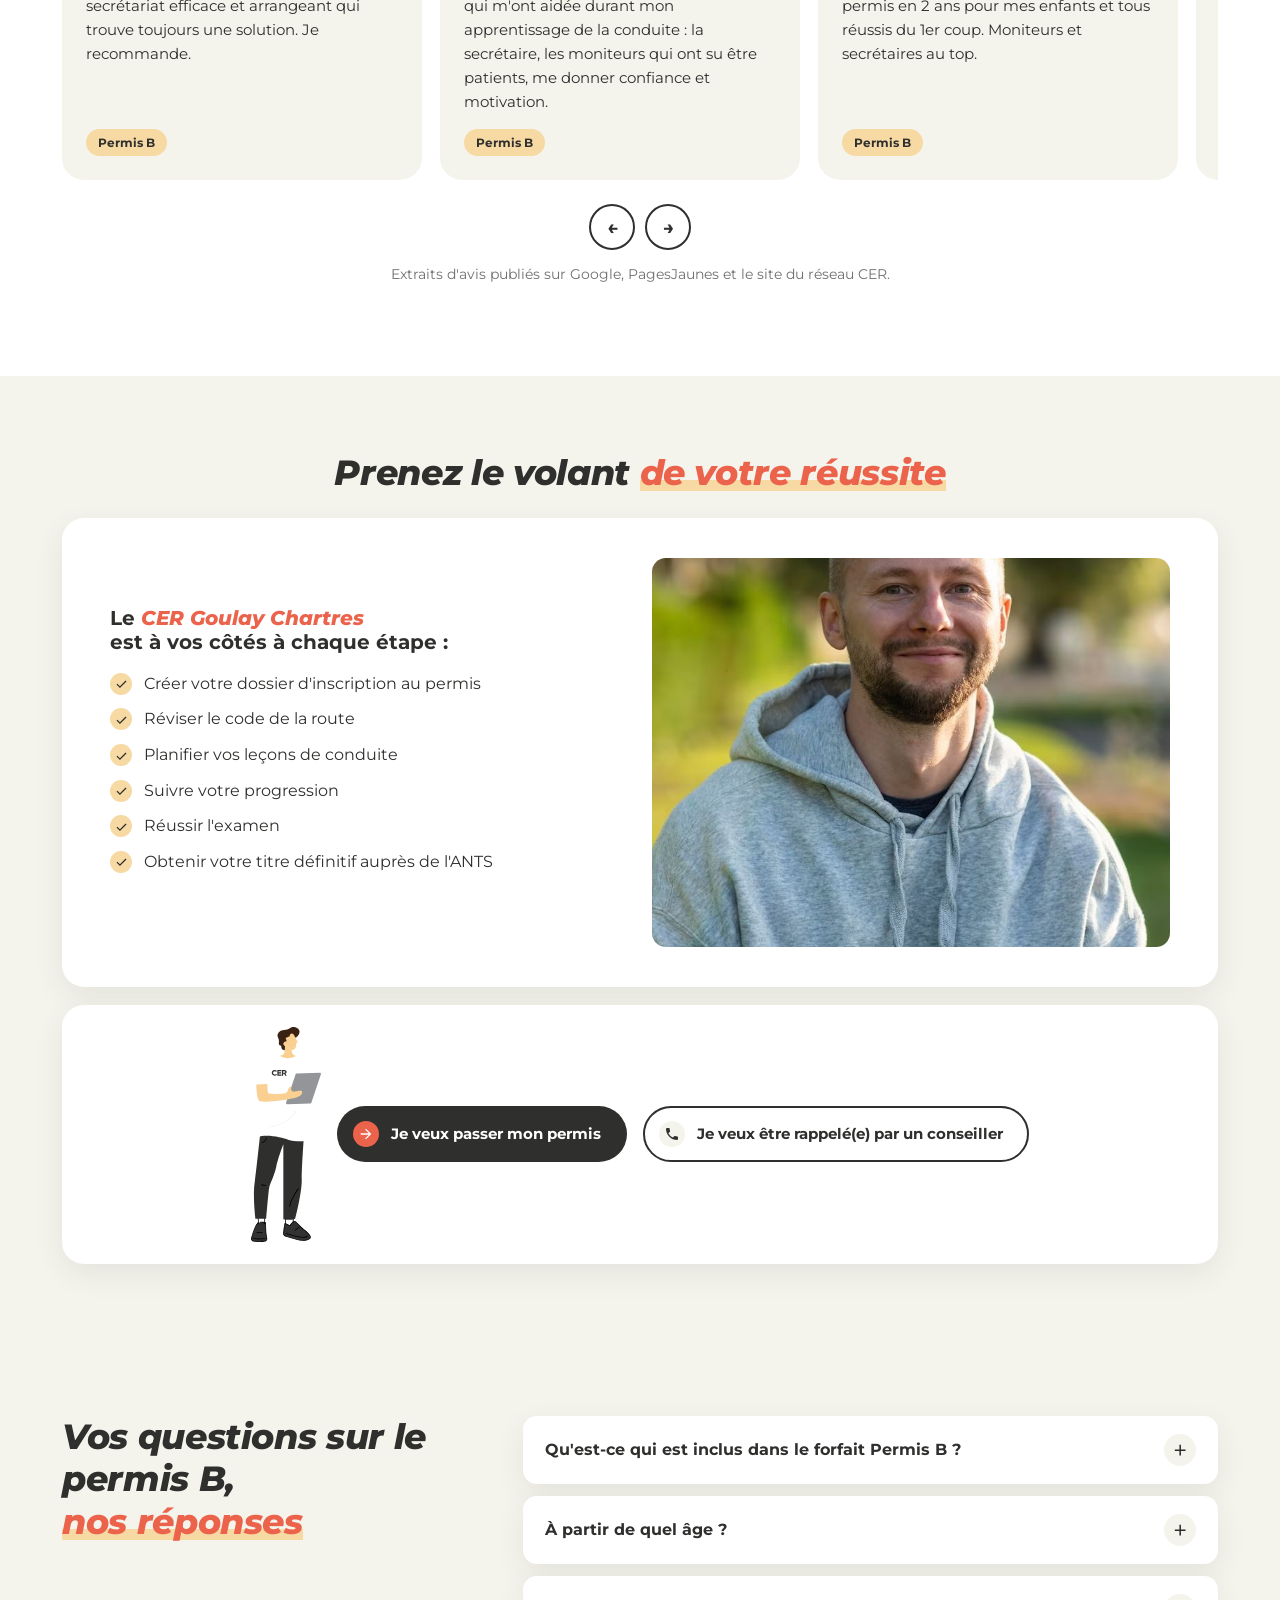
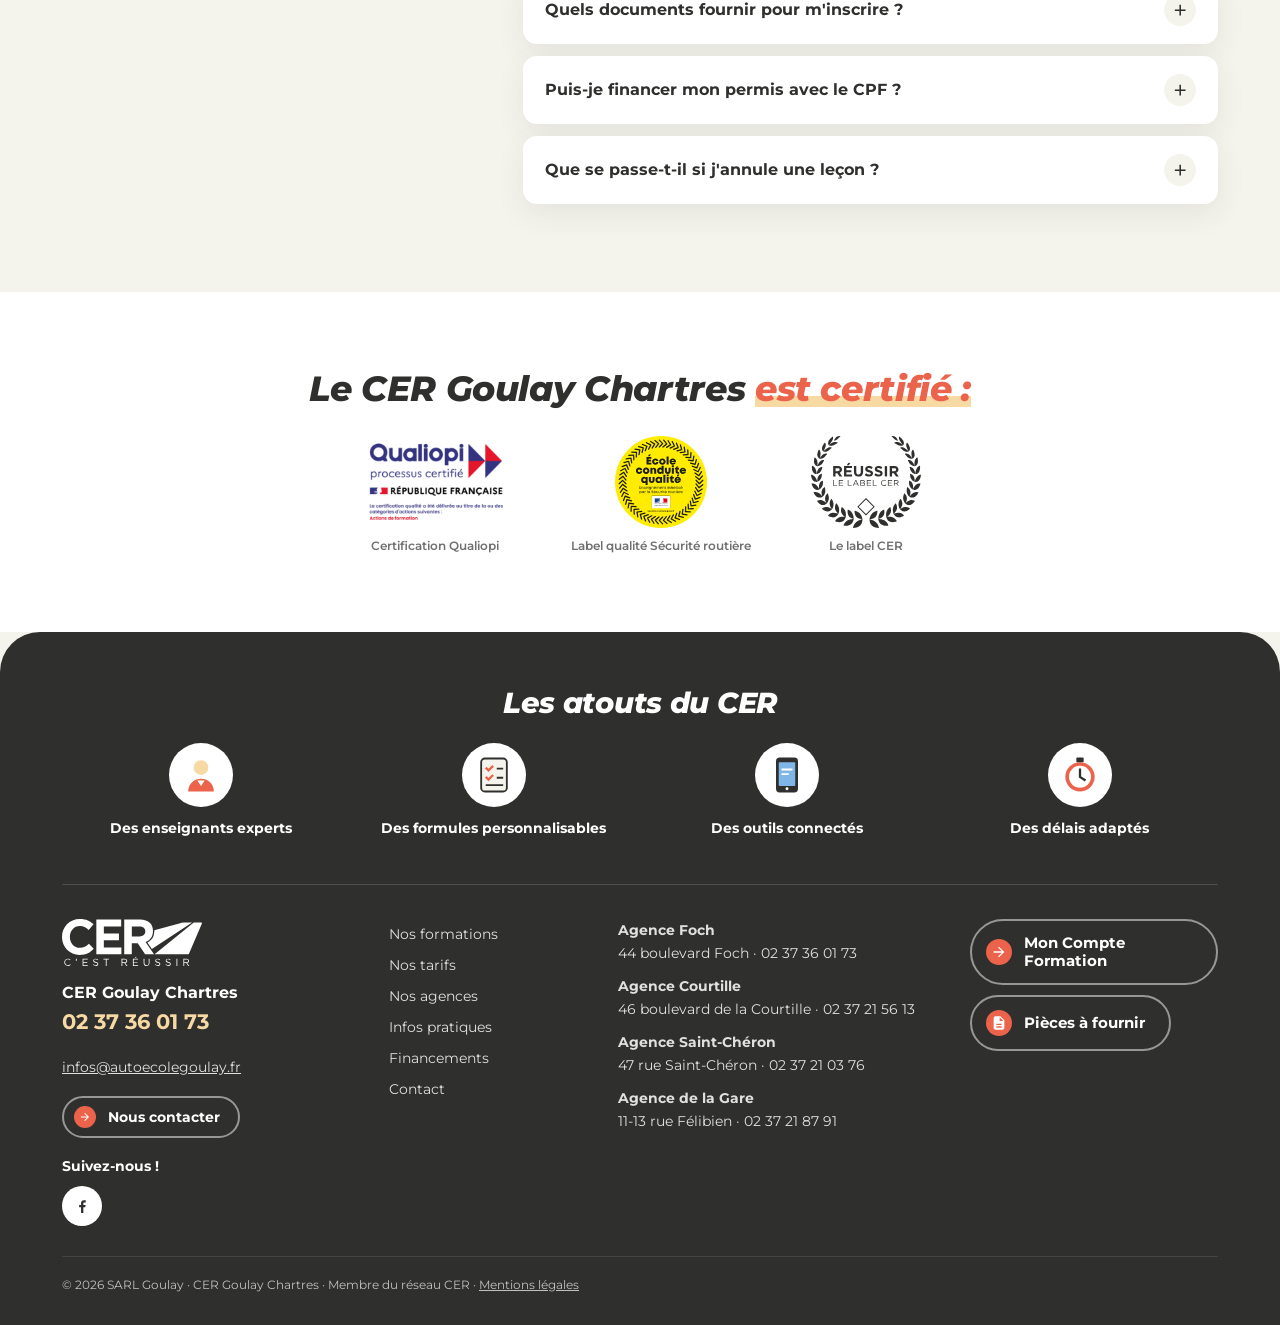
<file: formations/permis-b-boite-automatique.html>
<!doctype html>
<html lang="fr">
<head>
<meta charset="utf-8">
<meta name="robots" content="noindex, nofollow">
<meta name="viewport" content="width=device-width, initial-scale=1">
<title>Permis B boîte automatique à Chartres – CER Goulay</title>
<meta name="description" content="Permis B (Boîte automatique) à Chartres avec CER Goulay : Une formation plus courte : 12 heures de conduite et 3 heures sur simulateur. Prix : 1 200 € avec le code.">
<link rel="canonical" href="https://www.autoecolegoulay.fr/formations/permis-b-boite-automatique.html">
<meta property="og:title" content="Permis B boîte automatique à Chartres – CER Goulay">
<meta property="og:description" content="Permis B (Boîte automatique) à Chartres avec CER Goulay : Une formation plus courte : 12 heures de conduite et 3 heures sur simulateur. Prix : 1 200 € avec le code.">
<meta property="og:type" content="website">
<meta property="og:locale" content="fr_FR">
<meta name="theme-color" content="#2f2f2d">
<link rel="icon" href="../assets/favicon.svg" type="image/svg+xml">
<link rel="preconnect" href="https://fonts.googleapis.com">
<link rel="preconnect" href="https://fonts.gstatic.com" crossorigin>
<link rel="stylesheet" href="https://fonts.googleapis.com/css2?family=Montserrat:ital,wght@0,400;0,500;0,600;0,700;0,800;1,700;1,800&display=swap">
<link rel="stylesheet" href="../assets/style.css">
<script type="application/ld+json">{"@context":"https://schema.org","@type":"Course","name":"Permis B – Boîte automatique","description":"Une formation plus courte : 12 heures de conduite et 3 heures sur simulateur.","provider":{"@type":"DrivingSchool","name":"CER Goulay","sameAs":"https://www.autoecolegoulay.fr"},"offers":{"@type":"Offer","price":1200,"priceCurrency":"EUR"}}</script>
</head>
<body>
<a class="skip" href="#contenu">Aller au contenu</a>
<script>document.documentElement.className+=" js"</script>
<div class="progression" aria-hidden="true"></div>
<header class="site-header">
  <div class="wrap header-inner">
    <a class="logo" href="../index.html" aria-label="CER Goulay – accueil"><img src="../assets/img/cer/logo-cer.svg" alt="CER C'est réussir" width="150" height="38"></a>
    <nav class="main-nav" id="menu" aria-label="Menu principal"><ul><li><a href="../formations.html" aria-current="page">Nos formations</a></li><li><a href="../tarifs.html">Nos tarifs</a></li><li><a href="../tarifs.html#financement">Nos financements</a></li><li><a href="../agences.html">Nos agences</a></li><li><a href="../infos-pratiques.html">Infos pratiques</a></li><li class="nav-contact"><a href="../contact.html">Contact</a></li></ul></nav>
    <div class="header-cta">
      <button class="btn-pill-line hide-md" type="button" data-ouvre="tiroir-rappel">Être rappelé</button>
      <a class="agence-pill" href="tel:+33237360173"><span>CER Goulay Chartres</span><strong>02 37 36 01 73</strong></a>
      <button class="menu-toggle" aria-expanded="false" aria-controls="menu"><span></span><span></span><span></span><span class="sr">Menu</span></button>
    </div>
  </div>
</header>
<main id="contenu">

<section class="hero-wrap"><div class="wrap">
  <div class="hero-panneau">
    <div class="hero-texte">
      <nav class="breadcrumb" aria-label="Fil d'Ariane"><a href="../index.html">Accueil</a> › <a href="../formations.html">Formations</a> › <span>Permis B</span></nav>
      <h1 class="t-cer t-xl titre-anime"><span class="mot"><span style="--i:0">Ne</span></span> <span class="mot"><span style="--i:1">venez</span></span> <span class="mot"><span style="--i:2">pas</span></span> <span class="mot"><span style="--i:3">passer</span></span> <span class="mot"><span style="--i:4">votre</span></span> <span class="mot"><span style="--i:5">permis,</span></span> <em><span class="mot"><span style="--i:6">venez</span></span> <span class="mot"><span style="--i:7">le</span></span> <span class="mot"><span style="--i:8">réussir</span></span> <span class="mot"><span style="--i:9">!</span></span></em></h1>
      <p class="hero-sous apparait" style="--d:300ms"><strong>Permis B</strong> · Boîte automatique · éligible CPF</p>
      <p class="lead apparait" style="--d:400ms">Une formation plus courte : 12 heures de conduite et 3 heures sur simulateur.</p>
      <div class="hero-actions apparait" style="--d:550ms"><a class="btn btn-dark" href="../contact.html?formation=permis-b-boite-automatique" ><svg viewBox="0 0 24 24" aria-hidden="true"><path d="M4 11h12.2l-5.6-5.6L12 4l8 8-8 8-1.4-1.4 5.6-5.6H4z"/></svg><span>Je veux passer mon permis</span></a><button class="btn btn-line" type="button" data-ouvre="tiroir-rappel"><svg viewBox="0 0 24 24" aria-hidden="true"><path d="M6.6 10.8a15.1 15.1 0 0 0 6.6 6.6l2.2-2.2c.3-.3.7-.4 1-.2 1.1.4 2.3.6 3.6.6.6 0 1 .4 1 1V20c0 .6-.4 1-1 1A17 17 0 0 1 3 4c0-.6.4-1 1-1h3.5c.6 0 1 .4 1 1 0 1.3.2 2.5.6 3.6.1.3 0 .7-.2 1l-2.3 2.2z"/></svg><span>Je veux être rappelé(e) par un conseiller</span></button></div>
    </div>
    <div class="hero-photo devoile" style="--d:200ms"><img src="../assets/img/reseau/conductrice.jpg" alt="" fetchpriority="high" data-parallaxe-img></div>
  </div>
  <div class="confiance apparait" style="--d:700ms"><div class="note-badge"><span class="note-logo">G</span><span class="note-src">Nos avis sur<br><strong>Google</strong></span><strong class="note-val">4,3</strong><span class="note-sur">/5<br><small>note globale</small></span><span class="etoiles" aria-label="4 sur 5"><svg viewBox="0 0 24 24" aria-hidden="true"><path d="m12 17.3 6.2 3.7-1.6-7 5.4-4.7-7.1-.6L12 2 9.1 8.7 2 9.3l5.4 4.7-1.6 7z"/></svg><svg viewBox="0 0 24 24" aria-hidden="true"><path d="m12 17.3 6.2 3.7-1.6-7 5.4-4.7-7.1-.6L12 2 9.1 8.7 2 9.3l5.4 4.7-1.6 7z"/></svg><svg viewBox="0 0 24 24" aria-hidden="true"><path d="m12 17.3 6.2 3.7-1.6-7 5.4-4.7-7.1-.6L12 2 9.1 8.7 2 9.3l5.4 4.7-1.6 7z"/></svg><svg viewBox="0 0 24 24" aria-hidden="true"><path d="m12 17.3 6.2 3.7-1.6-7 5.4-4.7-7.1-.6L12 2 9.1 8.7 2 9.3l5.4 4.7-1.6 7z"/></svg></span><span class="note-nb">175 avis</span></div></div>
</div></section>

<section class="section"><div class="wrap">
  <div class="titre-perso"><img src="../assets/img/cer/personnage-cer-8.svg" alt="" loading="lazy"><div><h2 class="t-cer t-xl">Tu doutes ? <em>Pas nous !</em></h2><p class="muted">Permis B · Boîte automatique</p></div></div>
  <div class="bascule"><span>Je veux rouler en boîte…</span><a href="../formations/permis-b-boite-automatique.html" aria-current="page">Automatique</a><a href="../formations/permis-b.html">Manuelle</a></div>
  <div class="formules deux"><article class="formule revele">
    
    <h3>Sans code<br><strong>Boîte automatique</strong></h3>
    <p class="formule-prix">1 100 €</p>
    
    <ul class="puces petites"><li>Frais administratifs et démarches ANTS</li><li>Évaluation de départ</li><li>12 h de conduite + 3 h sur simulateur</li><li>Accompagnement à l'examen pratique</li><li>Démarche d'édition du titre ANTS</li></ul>
    <a class="btn btn-dark" href="../contact.html?formation=permis-b-boite-automatique" ><svg viewBox="0 0 24 24" aria-hidden="true"><path d="M4 11h12.2l-5.6-5.6L12 4l8 8-8 8-1.4-1.4 5.6-5.6H4z"/></svg><span>Je veux passer mon permis</span></a>
  </article><article class="formule vedette revele">
    <span class="pastille">Paiement<br>en plusieurs fois</span>
    <h3>Forfait<br><strong>Boîte automatique avec code</strong></h3>
    <p class="formule-prix">1 200 €</p>
    <p class="formule-note">+ 30 € de taxe d'examen du code (ETG)</p>
    <ul class="puces petites"><li>Frais administratifs et démarches ANTS</li><li>Kit pédagogique et livre de code</li><li>Évaluation de départ</li><li>Forfait code illimité (6 mois)</li><li>1 accès internet de 3 mois pour réviser le code</li><li>12 h de conduite + 3 h sur simulateur</li><li>Accompagnement à l'examen du code (offert)</li><li>Accompagnement à l'examen pratique</li><li>Démarche d'édition du titre ANTS</li></ul>
    <a class="btn btn-dark" href="../contact.html?formation=permis-b-boite-automatique" ><svg viewBox="0 0 24 24" aria-hidden="true"><path d="M4 11h12.2l-5.6-5.6L12 4l8 8-8 8-1.4-1.4 5.6-5.6H4z"/></svg><span>Je veux passer mon permis</span></a>
  </article></div>
</div></section>

<section class="section-tight"><div class="wrap">
  <div class="carte banniere-cpf revele">
    <img class="cpf-img" src="../assets/img/reseau/cpf-mobile.jpg" alt="Application Mon Compte Formation sur téléphone" loading="lazy">
    <div>
      <h2 class="t-cer">Et si votre permis ne vous coûtait rien ? <em>Utilisez votre CPF !</em></h2>
      <p>Le saviez-vous ? Votre Compte Personnel de Formation (CPF) peut financer tout ou partie de votre permis de conduire. Nous sommes aussi partenaires du Permis à 1 € par jour.</p>
      <div class="cpf-pied"><img src="../assets/img/reseau/mon-compte-formation.png" alt="Mon Compte Formation" loading="lazy"><img src="../assets/img/reseau/permis-1-euro.png" alt="Permis à un euro par jour" loading="lazy"><a class="btn btn-dark" href="../tarifs.html#financement" ><svg viewBox="0 0 24 24" aria-hidden="true"><path d="M4 11h12.2l-5.6-5.6L12 4l8 8-8 8-1.4-1.4 5.6-5.6H4z"/></svg><span>En savoir plus</span></a></div>
    </div>
  </div>
</div></section>

<section class="section"><div class="wrap">
  <h2 class="t-cer center">Tout savoir sur la formation <em>pour réussir votre permis B</em></h2>
  <p class="center lead-c"><strong>Pour qui ?</strong> Vous voulez apprendre plus simplement, sans embrayage ni passage de vitesses. Le permis boîte automatique demande en général moins d'heures de conduite. <br><strong>Conditions :</strong> Dès 17 ans (avec autorisation parentale pour les mineurs)</p>
  <div class="deroule">
    <div class="deroule-intro"><h3>Le déroulement de la formation</h3><img src="../assets/img/cer/personnage-cer-1.svg" alt="" loading="lazy"></div>
    <div class="deroule-rail"><article class="etape-carte revele"><div class="etape-img"><img src="../assets/img/reseau/evaluation.jpg" alt="" loading="lazy"><span>01</span></div><p>Une évaluation de départ pour connaître votre niveau</p></article><article class="etape-carte revele"><div class="etape-img"><img src="../assets/img/reseau/theorie.jpg" alt="" loading="lazy"><span>02</span></div><p>Le code en illimité pendant 6 mois, avec livre de code et accès internet 3 mois</p></article><article class="etape-carte revele"><div class="etape-img"><img src="../assets/img/reseau/conduite.jpg" alt="" loading="lazy"><span>03</span></div><p>12 heures de conduite sur voiture automatique et 3 heures sur simulateur</p></article><article class="etape-carte revele"><div class="etape-img"><img src="../assets/img/reseau/code-mobile.jpg" alt="" loading="lazy"><span>04</span></div><p>Nous vous accompagnons à l'examen du code (offert) puis à l'examen pratique</p></article><article class="etape-carte revele"><div class="etape-img"><img src="../assets/img/reseau/retro.jpg" alt="" loading="lazy"><span>05</span></div><p>Nous faisons la démarche d'édition de votre permis auprès de l'ANTS</p></article></div>
  </div>
</div></section>

<section class="section avis-section"><div class="wrap">
  <h2 class="t-cer center">Ils ont <em>obtenu leur permis</em> chez nous !</h2>
  <div class="note-badge"><span class="note-logo">G</span><span class="note-src">Nos avis sur<br><strong>Google</strong></span><strong class="note-val">4,3</strong><span class="note-sur">/5<br><small>note globale</small></span><span class="etoiles" aria-label="4 sur 5"><svg viewBox="0 0 24 24" aria-hidden="true"><path d="m12 17.3 6.2 3.7-1.6-7 5.4-4.7-7.1-.6L12 2 9.1 8.7 2 9.3l5.4 4.7-1.6 7z"/></svg><svg viewBox="0 0 24 24" aria-hidden="true"><path d="m12 17.3 6.2 3.7-1.6-7 5.4-4.7-7.1-.6L12 2 9.1 8.7 2 9.3l5.4 4.7-1.6 7z"/></svg><svg viewBox="0 0 24 24" aria-hidden="true"><path d="m12 17.3 6.2 3.7-1.6-7 5.4-4.7-7.1-.6L12 2 9.1 8.7 2 9.3l5.4 4.7-1.6 7z"/></svg><svg viewBox="0 0 24 24" aria-hidden="true"><path d="m12 17.3 6.2 3.7-1.6-7 5.4-4.7-7.1-.6L12 2 9.1 8.7 2 9.3l5.4 4.7-1.6 7z"/></svg></span><span class="note-nb">175 avis</span></div>
  <div class="avis-rail" tabindex="0" aria-label="Avis d'élèves"><article class="avis-card">
  <header><div><strong>Catherine M.</strong><small>PagesJaunes · octobre 2025</small></div><span class="etoiles" aria-label="5 sur 5"><svg viewBox="0 0 24 24" aria-hidden="true"><path d="m12 17.3 6.2 3.7-1.6-7 5.4-4.7-7.1-.6L12 2 9.1 8.7 2 9.3l5.4 4.7-1.6 7z"/></svg><svg viewBox="0 0 24 24" aria-hidden="true"><path d="m12 17.3 6.2 3.7-1.6-7 5.4-4.7-7.1-.6L12 2 9.1 8.7 2 9.3l5.4 4.7-1.6 7z"/></svg><svg viewBox="0 0 24 24" aria-hidden="true"><path d="m12 17.3 6.2 3.7-1.6-7 5.4-4.7-7.1-.6L12 2 9.1 8.7 2 9.3l5.4 4.7-1.6 7z"/></svg><svg viewBox="0 0 24 24" aria-hidden="true"><path d="m12 17.3 6.2 3.7-1.6-7 5.4-4.7-7.1-.6L12 2 9.1 8.7 2 9.3l5.4 4.7-1.6 7z"/></svg><svg viewBox="0 0 24 24" aria-hidden="true"><path d="m12 17.3 6.2 3.7-1.6-7 5.4-4.7-7.1-.6L12 2 9.1 8.7 2 9.3l5.4 4.7-1.6 7z"/></svg></span></header>
  <p>Permis passé en 1,5 mois, équipe très pro, secrétariat efficace et arrangeant qui trouve toujours une solution. Je recommande.</p>
  <span class="avis-tag">Permis B</span>
</article><article class="avis-card">
  <header><div><strong>Samira A.</strong><small>Google · 2026</small></div><span class="etoiles" aria-label="5 sur 5"><svg viewBox="0 0 24 24" aria-hidden="true"><path d="m12 17.3 6.2 3.7-1.6-7 5.4-4.7-7.1-.6L12 2 9.1 8.7 2 9.3l5.4 4.7-1.6 7z"/></svg><svg viewBox="0 0 24 24" aria-hidden="true"><path d="m12 17.3 6.2 3.7-1.6-7 5.4-4.7-7.1-.6L12 2 9.1 8.7 2 9.3l5.4 4.7-1.6 7z"/></svg><svg viewBox="0 0 24 24" aria-hidden="true"><path d="m12 17.3 6.2 3.7-1.6-7 5.4-4.7-7.1-.6L12 2 9.1 8.7 2 9.3l5.4 4.7-1.6 7z"/></svg><svg viewBox="0 0 24 24" aria-hidden="true"><path d="m12 17.3 6.2 3.7-1.6-7 5.4-4.7-7.1-.6L12 2 9.1 8.7 2 9.3l5.4 4.7-1.6 7z"/></svg><svg viewBox="0 0 24 24" aria-hidden="true"><path d="m12 17.3 6.2 3.7-1.6-7 5.4-4.7-7.1-.6L12 2 9.1 8.7 2 9.3l5.4 4.7-1.6 7z"/></svg></span></header>
  <p>Je tiens à remercier toutes les personnes qui m'ont aidée durant mon apprentissage de la conduite : la secrétaire, les moniteurs qui ont su être patients, me donner confiance et motivation.</p>
  <span class="avis-tag">Permis B</span>
</article><article class="avis-card">
  <header><div><strong>Deborah P.</strong><small>PagesJaunes · juin 2022</small></div><span class="etoiles" aria-label="5 sur 5"><svg viewBox="0 0 24 24" aria-hidden="true"><path d="m12 17.3 6.2 3.7-1.6-7 5.4-4.7-7.1-.6L12 2 9.1 8.7 2 9.3l5.4 4.7-1.6 7z"/></svg><svg viewBox="0 0 24 24" aria-hidden="true"><path d="m12 17.3 6.2 3.7-1.6-7 5.4-4.7-7.1-.6L12 2 9.1 8.7 2 9.3l5.4 4.7-1.6 7z"/></svg><svg viewBox="0 0 24 24" aria-hidden="true"><path d="m12 17.3 6.2 3.7-1.6-7 5.4-4.7-7.1-.6L12 2 9.1 8.7 2 9.3l5.4 4.7-1.6 7z"/></svg><svg viewBox="0 0 24 24" aria-hidden="true"><path d="m12 17.3 6.2 3.7-1.6-7 5.4-4.7-7.1-.6L12 2 9.1 8.7 2 9.3l5.4 4.7-1.6 7z"/></svg><svg viewBox="0 0 24 24" aria-hidden="true"><path d="m12 17.3 6.2 3.7-1.6-7 5.4-4.7-7.1-.6L12 2 9.1 8.7 2 9.3l5.4 4.7-1.6 7z"/></svg></span></header>
  <p>Encore un permis réussi avec brio. 5 permis en 2 ans pour mes enfants et tous réussis du 1er coup. Moniteurs et secrétaires au top.</p>
  <span class="avis-tag">Permis B</span>
</article><article class="avis-card">
  <header><div><strong>Théo M.</strong><small>CER · février 2020</small></div><span class="etoiles" aria-label="5 sur 5"><svg viewBox="0 0 24 24" aria-hidden="true"><path d="m12 17.3 6.2 3.7-1.6-7 5.4-4.7-7.1-.6L12 2 9.1 8.7 2 9.3l5.4 4.7-1.6 7z"/></svg><svg viewBox="0 0 24 24" aria-hidden="true"><path d="m12 17.3 6.2 3.7-1.6-7 5.4-4.7-7.1-.6L12 2 9.1 8.7 2 9.3l5.4 4.7-1.6 7z"/></svg><svg viewBox="0 0 24 24" aria-hidden="true"><path d="m12 17.3 6.2 3.7-1.6-7 5.4-4.7-7.1-.6L12 2 9.1 8.7 2 9.3l5.4 4.7-1.6 7z"/></svg><svg viewBox="0 0 24 24" aria-hidden="true"><path d="m12 17.3 6.2 3.7-1.6-7 5.4-4.7-7.1-.6L12 2 9.1 8.7 2 9.3l5.4 4.7-1.6 7z"/></svg><svg viewBox="0 0 24 24" aria-hidden="true"><path d="m12 17.3 6.2 3.7-1.6-7 5.4-4.7-7.1-.6L12 2 9.1 8.7 2 9.3l5.4 4.7-1.6 7z"/></svg></span></header>
  <p>Très bonne auto-école, j'ai obtenu mon permis du premier coup en conduite accompagnée. Proche du lycée, horaires des cours correspondant aux sorties du lycée.</p>
  <span class="avis-tag">Conduite accompagnée</span>
</article><article class="avis-card">
  <header><div><strong>Gwendal C.</strong><small>Google · 2019</small></div><span class="etoiles" aria-label="5 sur 5"><svg viewBox="0 0 24 24" aria-hidden="true"><path d="m12 17.3 6.2 3.7-1.6-7 5.4-4.7-7.1-.6L12 2 9.1 8.7 2 9.3l5.4 4.7-1.6 7z"/></svg><svg viewBox="0 0 24 24" aria-hidden="true"><path d="m12 17.3 6.2 3.7-1.6-7 5.4-4.7-7.1-.6L12 2 9.1 8.7 2 9.3l5.4 4.7-1.6 7z"/></svg><svg viewBox="0 0 24 24" aria-hidden="true"><path d="m12 17.3 6.2 3.7-1.6-7 5.4-4.7-7.1-.6L12 2 9.1 8.7 2 9.3l5.4 4.7-1.6 7z"/></svg><svg viewBox="0 0 24 24" aria-hidden="true"><path d="m12 17.3 6.2 3.7-1.6-7 5.4-4.7-7.1-.6L12 2 9.1 8.7 2 9.3l5.4 4.7-1.6 7z"/></svg><svg viewBox="0 0 24 24" aria-hidden="true"><path d="m12 17.3 6.2 3.7-1.6-7 5.4-4.7-7.1-.6L12 2 9.1 8.7 2 9.3l5.4 4.7-1.6 7z"/></svg></span></header>
  <p>Les moniteurs sont à l'écoute de leurs élèves, ils sont sérieux et très gentils. J'ai eu mon permis du premier coup et plus rapidement que je ne l'espérais.</p>
  <span class="avis-tag">Permis B</span>
</article></div>
  <div class="rail-nav"><button type="button" class="rail-btn" data-rail="-1" aria-label="Avis précédents">←</button><button type="button" class="rail-btn" data-rail="1" aria-label="Avis suivants">→</button></div>
  <p class="center muted small">Extraits d'avis publiés sur Google, PagesJaunes et le site du réseau CER.</p>
</div></section>

<section class="section"><div class="wrap">
  <h2 class="t-cer center">Prenez le volant <em>de votre réussite</em></h2>
  <div class="carte volant revele">
    <div>
      <h3>Le <em>CER Goulay Chartres</em><br>est à vos côtés à chaque étape :</h3>
      <ul class="puces">
        <li>Créer votre dossier d'inscription au permis</li>
        <li>Réviser le code de la route</li>
        <li>Planifier vos leçons de conduite</li>
        <li>Suivre votre progression</li>
        <li>Réussir l'examen</li>
        <li>Obtenir votre titre définitif auprès de l'ANTS</li>
      </ul>
    </div>
    <img src="../assets/img/reseau/conseiller.jpg" alt="Un conseiller CER souriant" loading="lazy">
  </div>
  <div class="carte volant-cta revele"><img src="../assets/img/cer/personnage-cer-4.svg" alt=""><a class="btn btn-dark" href="../contact.html?formation=permis-b-boite-automatique" ><svg viewBox="0 0 24 24" aria-hidden="true"><path d="M4 11h12.2l-5.6-5.6L12 4l8 8-8 8-1.4-1.4 5.6-5.6H4z"/></svg><span>Je veux passer mon permis</span></a><button class="btn btn-line" type="button" data-ouvre="tiroir-rappel"><svg viewBox="0 0 24 24" aria-hidden="true"><path d="M6.6 10.8a15.1 15.1 0 0 0 6.6 6.6l2.2-2.2c.3-.3.7-.4 1-.2 1.1.4 2.3.6 3.6.6.6 0 1 .4 1 1V20c0 .6-.4 1-1 1A17 17 0 0 1 3 4c0-.6.4-1 1-1h3.5c.6 0 1 .4 1 1 0 1.3.2 2.5.6 3.6.1.3 0 .7-.2 1l-2.3 2.2z"/></svg><span>Je veux être rappelé(e) par un conseiller</span></button></div>
</div></section>

<section class="section faq-section"><div class="wrap faq-grid">
  <h2 class="t-cer">Vos questions sur le permis B,<br><em>nos réponses</em></h2>
  <div class="faq"><details><summary>Qu'est-ce qui est inclus dans le forfait Permis B ?<span class="faq-plus"><svg viewBox="0 0 24 24" aria-hidden="true"><path d="M11 5h2v6h6v2h-6v6h-2v-6H5v-2h6z"/></svg></span></summary><div class="faq-r"><ul><li>Frais administratifs et démarches ANTS</li><li>Kit pédagogique et livre de code</li><li>Évaluation de départ</li><li>Forfait code illimité (6 mois)</li><li>1 accès internet de 3 mois pour réviser le code</li><li>12 h de conduite + 3 h sur simulateur</li><li>Accompagnement à l'examen du code (offert)</li><li>Accompagnement à l'examen pratique</li><li>Démarche d'édition du titre ANTS</li></ul></div></details><details><summary>À partir de quel âge ?<span class="faq-plus"><svg viewBox="0 0 24 24" aria-hidden="true"><path d="M11 5h2v6h6v2h-6v6h-2v-6H5v-2h6z"/></svg></span></summary><div class="faq-r"><p>Dès 17 ans (avec autorisation parentale pour les mineurs).</p></div></details><details><summary>Quels documents fournir pour m'inscrire ?<span class="faq-plus"><svg viewBox="0 0 24 24" aria-hidden="true"><path d="M11 5h2v6h6v2h-6v6h-2v-6H5v-2h6z"/></svg></span></summary><div class="faq-r"><p>Copie recto verso de la carte d'identité du candidat, et du permis si une catégorie est déjà obtenue, Pour les mineurs : copie recto verso de la carte d'identité du représentant légal, Attestation d'hébergement manuscrite, signée par l'hébergeant et le candidat… <button class="lien" type="button" data-ouvre="tiroir-docs">Voir la liste complète</button></p></div></details><details><summary>Puis-je financer mon permis avec le CPF ?<span class="faq-plus"><svg viewBox="0 0 24 24" aria-hidden="true"><path d="M11 5h2v6h6v2h-6v6h-2v-6H5v-2h6z"/></svg></span></summary><div class="faq-r"><p>Oui : nos formations au permis B sont éligibles au CPF. Nous sommes aussi partenaires du Permis à 1 € par jour et acceptons les financements France Travail.</p></div></details><details><summary>Que se passe-t-il si j'annule une leçon ?<span class="faq-plus"><svg viewBox="0 0 24 24" aria-hidden="true"><path d="M11 5h2v6h6v2h-6v6h-2v-6H5v-2h6z"/></svg></span></summary><div class="faq-r"><p>Toute leçon de conduite non décommandée 48 h à l'avance au secrétariat est due.</p></div></details></div>
</div></section>
<section class="section certifs-section"><div class="wrap">
  <h2 class="t-cer center">Le CER Goulay Chartres <em>est certifié :</em></h2>
  <div class="certifs">
    <figure class="revele"><img src="../assets/img/cer/logo-qualiopi.svg" alt="Qualiopi, processus certifié" loading="lazy"><figcaption>Certification Qualiopi</figcaption></figure>
    <figure class="revele"><img src="../assets/img/cer/logo-ecole-conduite-qualite.svg" alt="École conduite qualité" loading="lazy"><figcaption>Label qualité Sécurité routière</figcaption></figure>
    <figure class="revele"><img src="../assets/img/cer/label-reussir.svg" alt="Réussir, le label CER" loading="lazy"><figcaption>Le label CER</figcaption></figure>
  </div>
</div></section>
</main>
<footer class="site-footer">
  <div class="wrap">
    <h2 class="atouts-titre t-cer">Les atouts du CER</h2>
    <ul class="atouts">
      <li><svg viewBox="0 0 48 48" aria-hidden="true"><circle cx="24" cy="16" r="8" fill="#f7d9a4"/><path d="M10 42c0-8 6-14 14-14s14 6 14 14z" fill="#ec634c"/><path d="M20 30h8l-4 6z" fill="#fff"/></svg><span>Des enseignants experts</span></li>
      <li><svg viewBox="0 0 48 48" aria-hidden="true"><rect x="10" y="6" width="28" height="36" rx="4" fill="#f4f4ed" stroke="#2f2f2d" stroke-width="2"/><path d="m15 16 3 3 5-5M15 26l3 3 5-5" stroke="#ec634c" stroke-width="2.5" fill="none"/><path d="M27 17h7M27 27h7M15 35h19" stroke="#2f2f2d" stroke-width="2"/></svg><span>Des formules personnalisables</span></li>
      <li><svg viewBox="0 0 48 48" aria-hidden="true"><rect x="12" y="5" width="24" height="38" rx="4" fill="#2f2f2d"/><rect x="15" y="10" width="18" height="26" rx="1" fill="#7fb6e8"/><circle cx="24" cy="39" r="1.6" fill="#fff"/><path d="M18 18h12M18 23h8" stroke="#fff" stroke-width="2"/></svg><span>Des outils connectés</span></li>
      <li><svg viewBox="0 0 48 48" aria-hidden="true"><circle cx="24" cy="26" r="16" fill="#ec634c"/><circle cx="24" cy="26" r="12" fill="#fff"/><path d="M24 17v9l6 4" stroke="#2f2f2d" stroke-width="2.5" fill="none"/><rect x="20" y="5" width="8" height="5" rx="1" fill="#2f2f2d"/></svg><span>Des délais adaptés</span></li>
    </ul>
    <div class="footer-grid">
      <div>
        <img class="footer-logo" src="../assets/img/cer/logo-cer.svg" alt="CER C'est réussir" width="150" height="38">
        <p class="footer-agence">CER Goulay Chartres<br><a href="tel:+33237360173">02 37 36 01 73</a></p>
        <p><a class="footer-mail" href="mailto:infos@autoecolegoulay.fr">infos@autoecolegoulay.fr</a></p>
        <a class="btn btn-line-light btn-sm" href="../contact.html"><svg viewBox="0 0 24 24" aria-hidden="true"><path d="M4 11h12.2l-5.6-5.6L12 4l8 8-8 8-1.4-1.4 5.6-5.6H4z"/></svg><span>Nous contacter</span></a>
        <p class="suivez">Suivez-nous !</p><div class="socials"><a href="https://www.facebook.com/CERgoulay" rel="noopener" aria-label="Facebook"><svg viewBox="0 0 24 24" aria-hidden="true"><path d="M13.5 21v-7.5H16l.4-3h-2.9V8.6c0-.9.3-1.5 1.5-1.5h1.6V4.4c-.3 0-1.2-.1-2.3-.1-2.3 0-3.8 1.4-3.8 3.9v2.3H8v3h2.5V21h3z"/></svg></a></div>
      </div>
      <ul class="footer-links">
        <li><a href="../formations.html">Nos formations</a></li>
        <li><a href="../tarifs.html">Nos tarifs</a></li>
        <li><a href="../agences.html">Nos agences</a></li>
        <li><a href="../infos-pratiques.html">Infos pratiques</a></li>
        <li><a href="../tarifs.html#financement">Financements</a></li>
        <li><a href="../contact.html">Contact</a></li>
      </ul>
      <ul class="footer-agences"><li><strong>Agence Foch</strong><br>44 boulevard Foch · <a href="tel:+33237360173">02 37 36 01 73</a></li><li><strong>Agence Courtille</strong><br>46 boulevard de la Courtille · <a href="tel:+33237215613">02 37 21 56 13</a></li><li><strong>Agence Saint-Chéron</strong><br>47 rue Saint-Chéron · <a href="tel:+33237210376">02 37 21 03 76</a></li><li><strong>Agence de la Gare</strong><br>11-13 rue Félibien · <a href="tel:+33237218791">02 37 21 87 91</a></li></ul>
      <div class="footer-cta">
        <a class="btn btn-line-light" href="https://www.moncompteformation.gouv.fr" rel="noopener" target="_blank"><svg viewBox="0 0 24 24" aria-hidden="true"><path d="M4 11h12.2l-5.6-5.6L12 4l8 8-8 8-1.4-1.4 5.6-5.6H4z"/></svg><span>Mon Compte Formation</span></a>
        <button class="btn btn-line-light" type="button" data-ouvre="tiroir-docs"><svg viewBox="0 0 24 24" aria-hidden="true"><path d="M14 2H6a2 2 0 0 0-2 2v16c0 1.1.9 2 2 2h12a2 2 0 0 0 2-2V8l-6-6zm-1 7V3.5L18.5 9H13zM8 13h8v2H8v-2zm0 4h8v2H8v-2z"/></svg><span>Pièces à fournir</span></button>
      </div>
    </div>
    <p class="footer-bottom">© 2026 SARL Goulay · CER Goulay Chartres · Membre du réseau CER · <a href="../mentions-legales.html">Mentions légales</a></p>
  </div>
</footer>
<div class="mobile-bar" role="navigation" aria-label="Actions rapides">
  <a class="bar-btn" href="tel:+33237360173"><svg viewBox="0 0 24 24" aria-hidden="true"><path d="M6.6 10.8a15.1 15.1 0 0 0 6.6 6.6l2.2-2.2c.3-.3.7-.4 1-.2 1.1.4 2.3.6 3.6.6.6 0 1 .4 1 1V20c0 .6-.4 1-1 1A17 17 0 0 1 3 4c0-.6.4-1 1-1h3.5c.6 0 1 .4 1 1 0 1.3.2 2.5.6 3.6.1.3 0 .7-.2 1l-2.3 2.2z"/></svg><span>Appeler</span></a>
  
  <button class="bar-btn bar-primary" type="button" data-ouvre="tiroir-rappel"><svg viewBox="0 0 24 24" aria-hidden="true"><path d="M4 11h12.2l-5.6-5.6L12 4l8 8-8 8-1.4-1.4 5.6-5.6H4z"/></svg><span>Être rappelé</span></button>
</div>

<div class="tiroir" id="tiroir-rappel" role="dialog" aria-modal="true" aria-labelledby="tr-titre" hidden>
  <div class="tiroir-fond" data-ferme></div>
  <div class="tiroir-panneau">
    <button class="tiroir-x" type="button" data-ferme aria-label="Fermer"><svg viewBox="0 0 24 24" aria-hidden="true"><path d="M18.3 5.7 16.9 4.3 12 9.2 7.1 4.3 5.7 5.7l4.9 4.9-4.9 4.9 1.4 1.4 4.9-4.9 4.9 4.9 1.4-1.4-4.9-4.9z"/></svg></button>
    <div class="tiroir-tete"><img src="../assets/img/cer/conseiller-2.svg" alt="" width="91" height="78"><div><h2 id="tr-titre" class="t-cer">Vous souhaitez être rappelé(e) ?</h2><p>Pour que nous puissions vous rappeler, indiquez-nous vos disponibilités et vos coordonnées.</p></div></div>
    <form class="js-form form-rappel" action="" method="POST" data-email="infos@autoecolegoulay.fr" data-sujet="Demande de rappel" novalidate>
      <input type="hidden" name="demande" value="Être rappelé">
      <p class="obl">* Champs obligatoires</p>
      <div class="etape"><span class="num">01</span><div class="creneaux"><fieldset><legend>Lundi</legend><label class="puce"><input type="checkbox" name="creneaux" value="Lundi matin"><span>matin</span></label><label class="puce"><input type="checkbox" name="creneaux" value="Lundi après-midi"><span>après-midi</span></label></fieldset><fieldset><legend>Mardi</legend><label class="puce"><input type="checkbox" name="creneaux" value="Mardi matin"><span>matin</span></label><label class="puce"><input type="checkbox" name="creneaux" value="Mardi après-midi"><span>après-midi</span></label></fieldset><fieldset><legend>Mercredi</legend><label class="puce"><input type="checkbox" name="creneaux" value="Mercredi matin"><span>matin</span></label><label class="puce"><input type="checkbox" name="creneaux" value="Mercredi après-midi"><span>après-midi</span></label></fieldset><fieldset><legend>Jeudi</legend><label class="puce"><input type="checkbox" name="creneaux" value="Jeudi matin"><span>matin</span></label><label class="puce"><input type="checkbox" name="creneaux" value="Jeudi après-midi"><span>après-midi</span></label></fieldset><fieldset><legend>Vendredi</legend><label class="puce"><input type="checkbox" name="creneaux" value="Vendredi matin"><span>matin</span></label><label class="puce"><input type="checkbox" name="creneaux" value="Vendredi après-midi"><span>après-midi</span></label></fieldset><fieldset><legend>Samedi</legend><label class="puce"><input type="checkbox" name="creneaux" value="Samedi matin"><span>matin</span></label><label class="puce"><input type="checkbox" name="creneaux" value="Samedi après-midi"><span>après-midi</span></label></fieldset></div></div>
      <div class="etape"><span class="num">02</span><div><p class="etape-titre">Pour quelle formation ? *</p><div class="tuiles">
        <label class="tuile"><input type="radio" name="formation" value="Auto" required><img src="../assets/img/cer/permis-b.svg" alt=""><span>Auto</span></label>
        <label class="tuile"><input type="radio" name="formation" value="Moto"><img src="../assets/img/cer/permis-a1.svg" alt=""><span>Moto</span></label>
        <label class="tuile"><input type="radio" name="formation" value="Remorque"><img src="../assets/img/cer/permis-be.svg" alt=""><span>Remorque</span></label>
        <label class="tuile"><input type="radio" name="formation" value="Autres"><span class="tuile-autre">?</span><span>Autres</span></label>
      </div></div></div>
      <div class="etape"><span class="num">03</span><div class="champs">
        <input name="nom" placeholder="Votre nom*" autocomplete="family-name" required>
        <input name="prenom" placeholder="Votre prénom*" autocomplete="given-name">
        <input name="telephone" type="tel" placeholder="Votre téléphone*" autocomplete="tel" required>
        <input name="email" type="email" placeholder="Votre email" autocomplete="email">
      </div></div>
      <label class="consent"><input type="checkbox" name="consentement" required> En envoyant ce formulaire, j'accepte que mes informations soient utilisées pour être recontacté(e).</label>
      <div class="tiroir-pied"><p class="form-status" role="status" aria-live="polite"></p><button class="btn btn-dark btn-lg" type="submit"><svg viewBox="0 0 24 24" aria-hidden="true"><path d="M4 11h12.2l-5.6-5.6L12 4l8 8-8 8-1.4-1.4 5.6-5.6H4z"/></svg><span>Envoyez</span></button></div>
    </form>
  </div>
</div>
<div class="tiroir" id="tiroir-docs" role="dialog" aria-modal="true" aria-labelledby="td-titre" hidden>
  <div class="tiroir-fond" data-ferme></div>
  <div class="tiroir-panneau">
    <button class="tiroir-x" type="button" data-ferme aria-label="Fermer"><svg viewBox="0 0 24 24" aria-hidden="true"><path d="M18.3 5.7 16.9 4.3 12 9.2 7.1 4.3 5.7 5.7l4.9 4.9-4.9 4.9 1.4 1.4 4.9-4.9 4.9 4.9 1.4-1.4-4.9-4.9z"/></svg></button>
    <h2 id="td-titre" class="t-cer">Les pièces à fournir pour constituer votre dossier d'inscription</h2>
    <div class="doc-bloc"><img src="../assets/img/cer/permis-b.svg" alt=""><h3>Tous les permis</h3></div>
    <ul class="puces"><li>Copie recto verso de la carte d'identité du candidat, et du permis si une catégorie est déjà obtenue</li><li>Pour les mineurs : copie recto verso de la carte d'identité du représentant légal</li><li>Attestation d'hébergement manuscrite, signée par l'hébergeant et le candidat</li><li>Copie de l'ASSR 2 (obligatoire pour l'édition du permis)</li><li>Copie de l'attestation de recensement ou de la JAPD</li><li>Un justificatif de domicile de moins de 3 mois</li><li>4 photos d'identité ANTS (photos numériques avec signature certifiée)</li><li>5 timbres d'affranchissement postal</li></ul>
    <p class="muted">Un doute sur un document ? Appelez-nous au <a href="tel:+33237360173">02 37 36 01 73</a>.</p>
  </div>
</div>
<script src="../assets/main.js" defer></script>
</body>
</html>
</file>
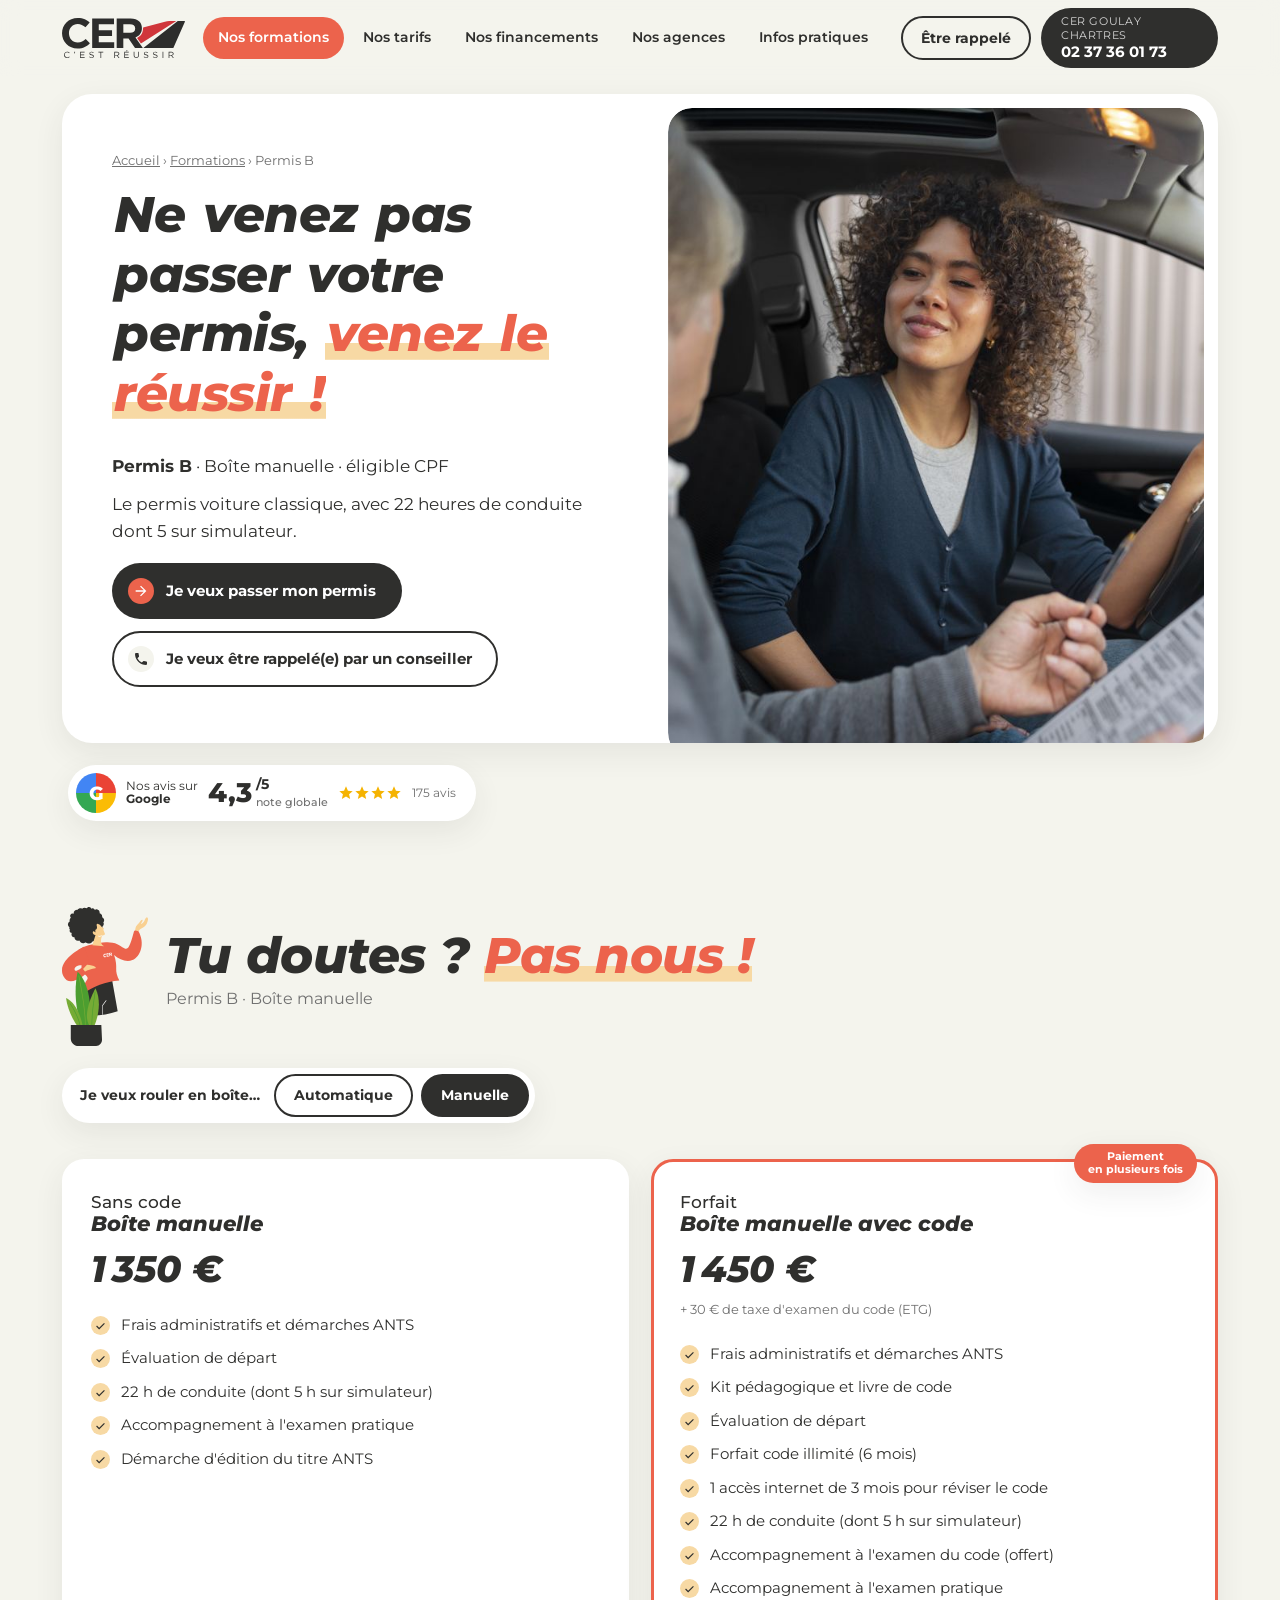
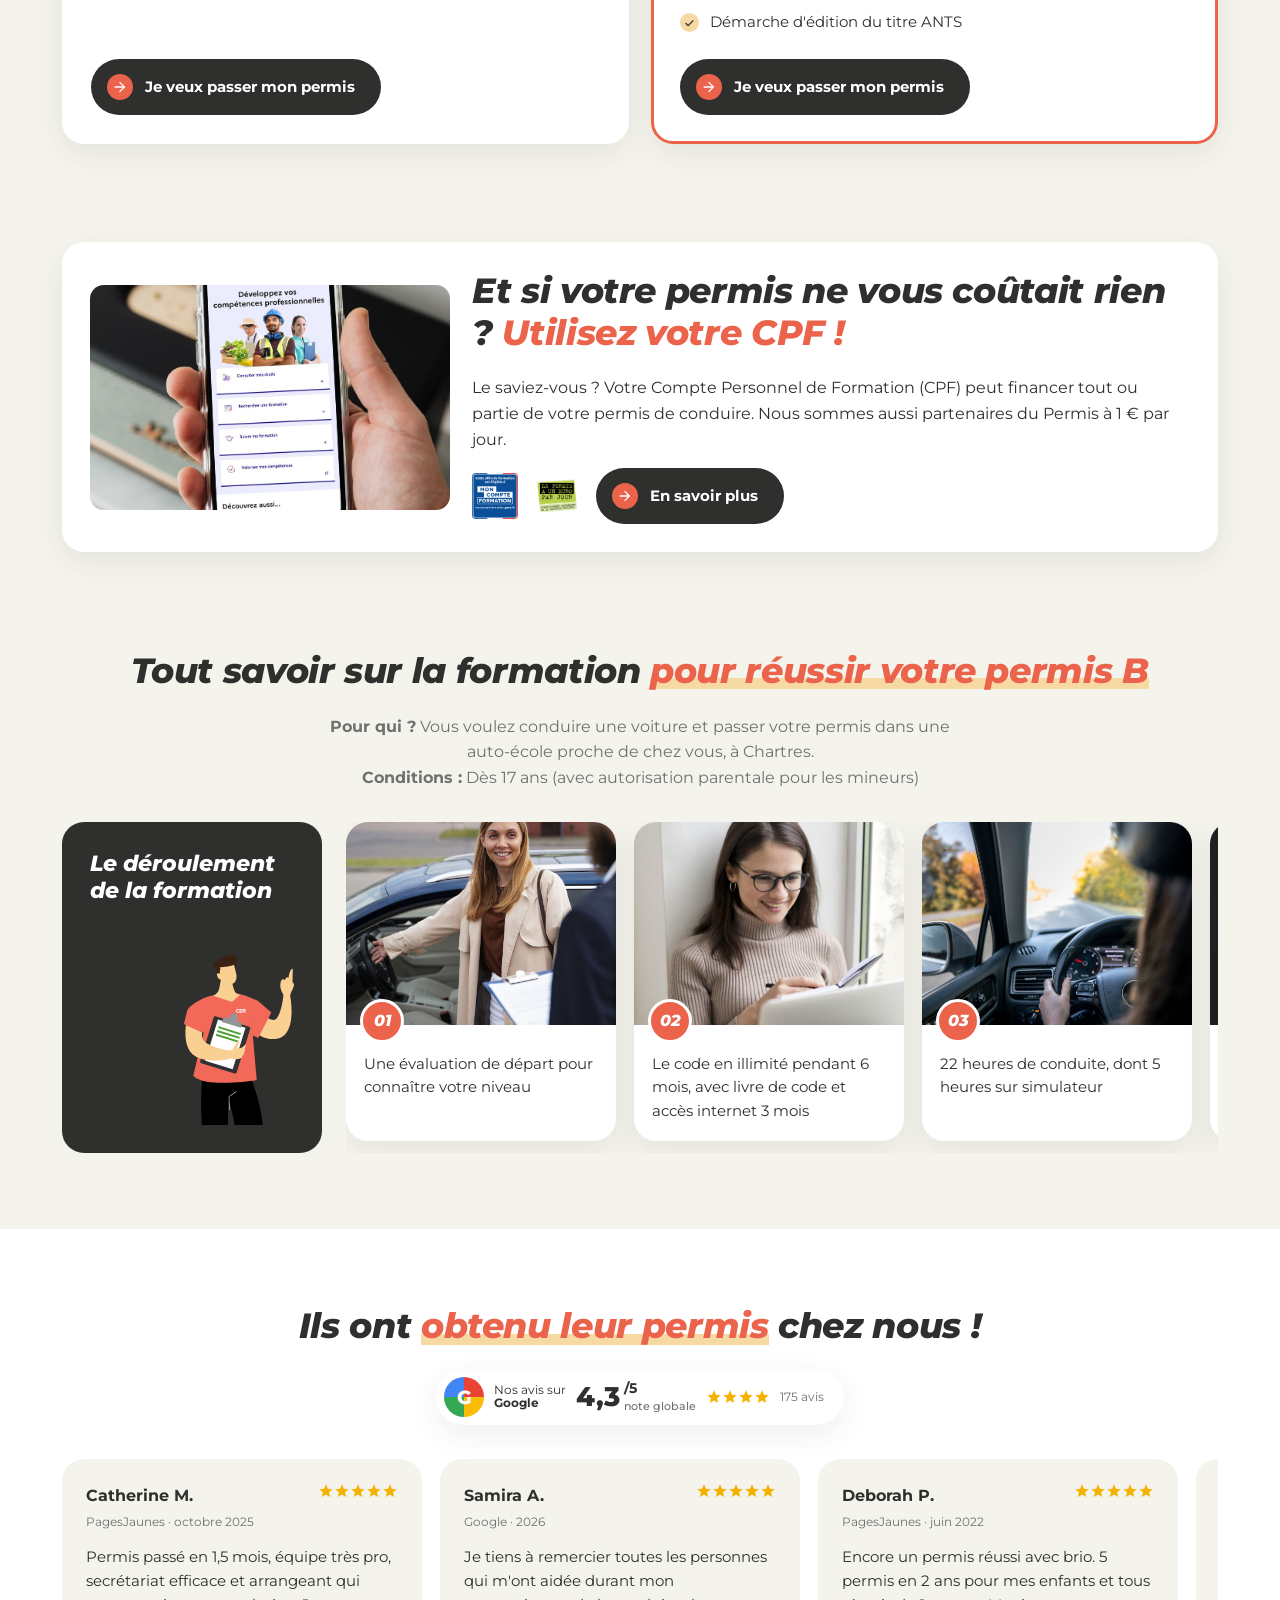
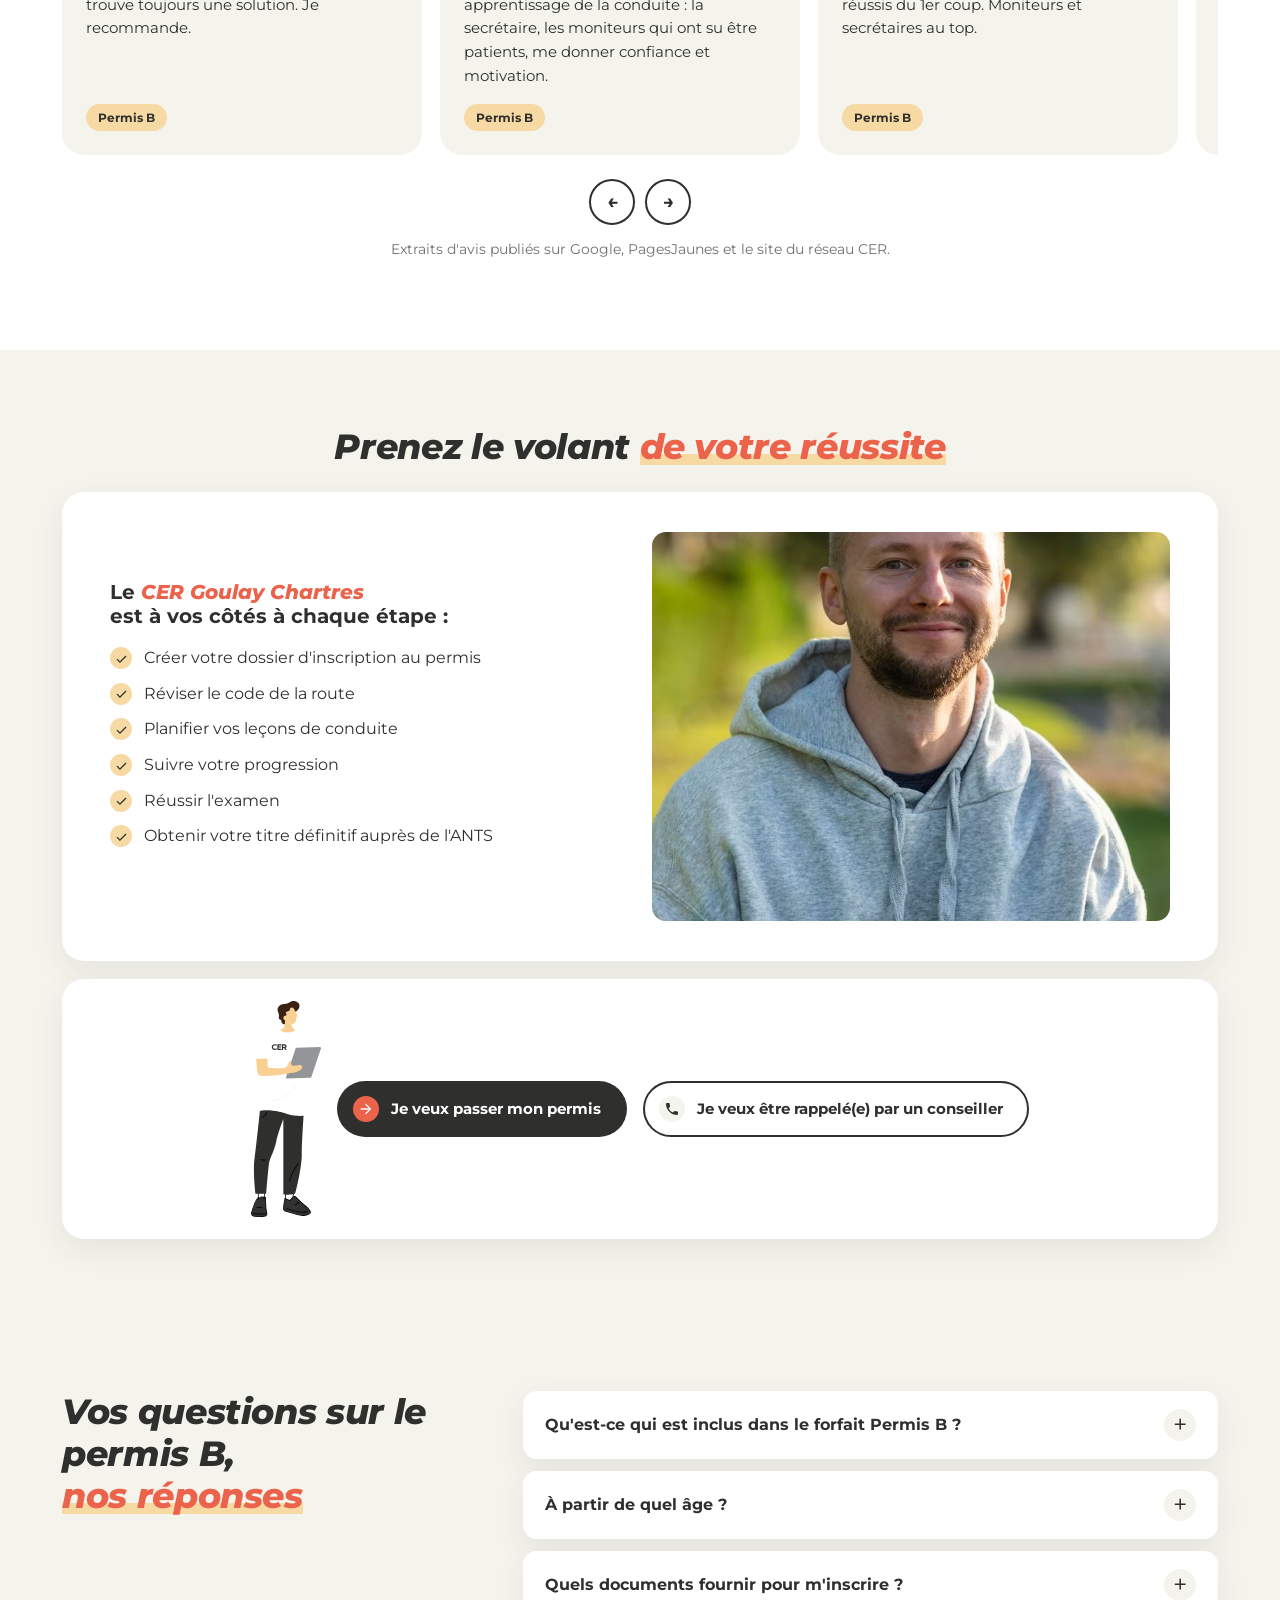
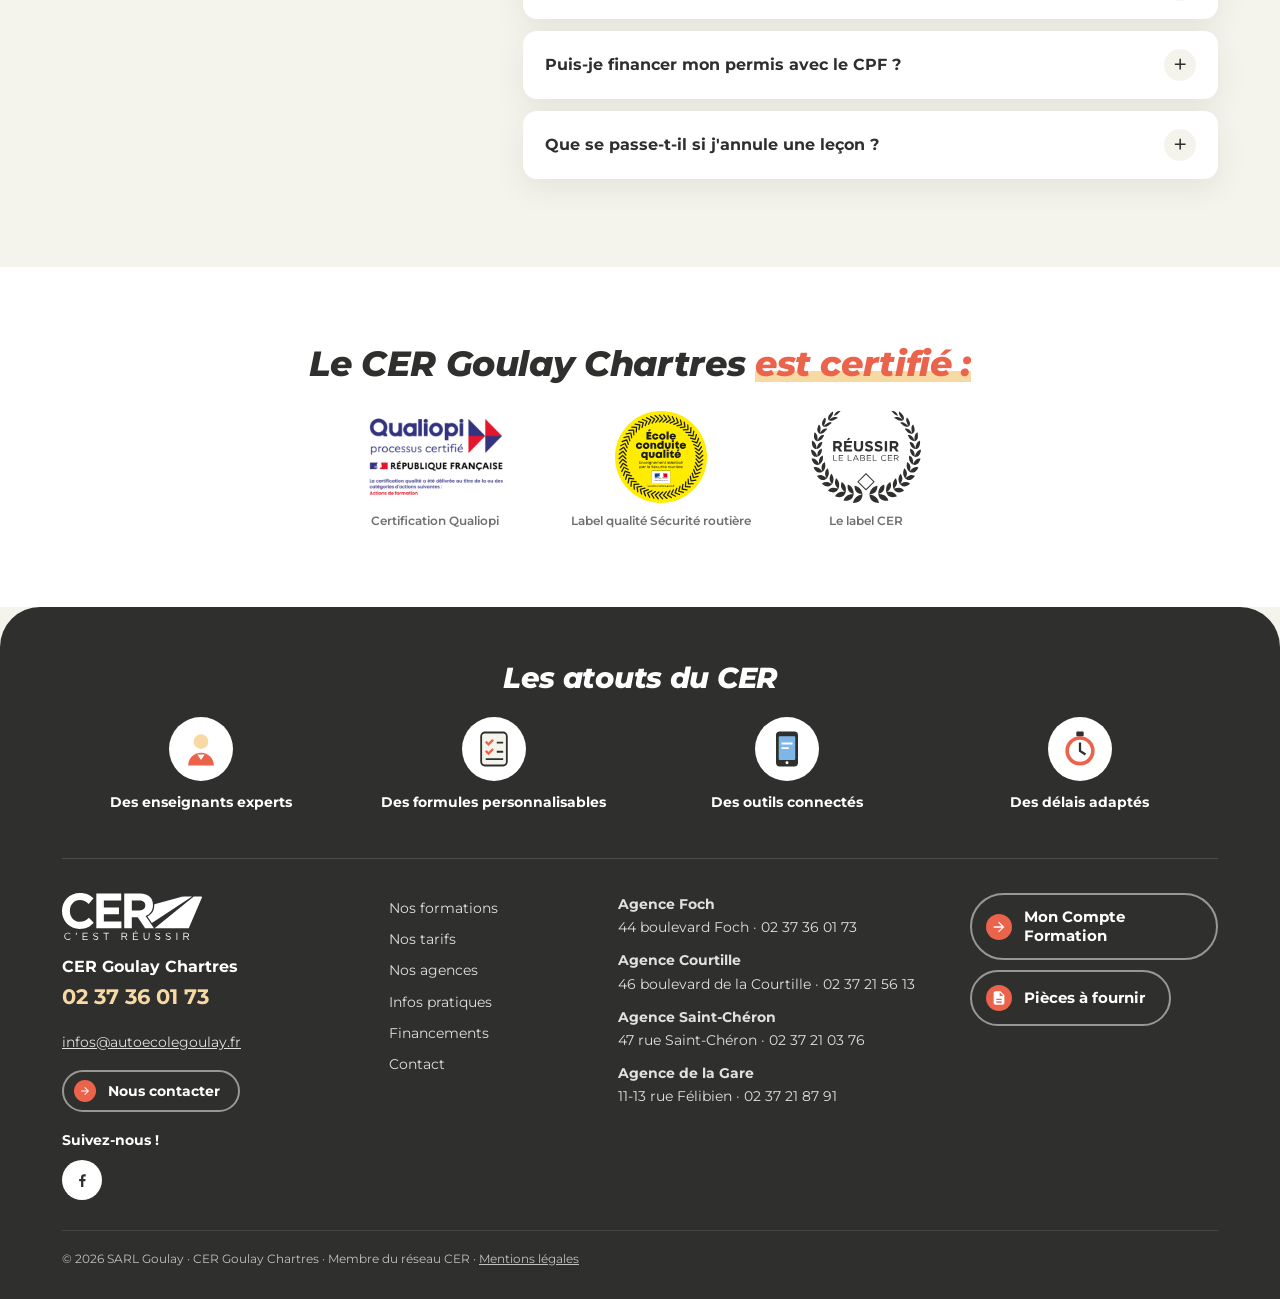
<file: formations/permis-b.html>
<!doctype html>
<html lang="fr">
<head>
<meta charset="utf-8">
<meta name="robots" content="noindex, nofollow">
<meta name="viewport" content="width=device-width, initial-scale=1">
<title>Permis B boîte manuelle à Chartres – CER Goulay</title>
<meta name="description" content="Permis B (Boîte manuelle) à Chartres avec CER Goulay : Le permis voiture classique, avec 22 heures de conduite dont 5 sur simulateur. Prix : 1 450 € avec le code.">
<link rel="canonical" href="https://www.autoecolegoulay.fr/formations/permis-b.html">
<meta property="og:title" content="Permis B boîte manuelle à Chartres – CER Goulay">
<meta property="og:description" content="Permis B (Boîte manuelle) à Chartres avec CER Goulay : Le permis voiture classique, avec 22 heures de conduite dont 5 sur simulateur. Prix : 1 450 € avec le code.">
<meta property="og:type" content="website">
<meta property="og:locale" content="fr_FR">
<meta name="theme-color" content="#2f2f2d">
<link rel="icon" href="../assets/favicon.svg" type="image/svg+xml">
<link rel="preconnect" href="https://fonts.googleapis.com">
<link rel="preconnect" href="https://fonts.gstatic.com" crossorigin>
<link rel="stylesheet" href="https://fonts.googleapis.com/css2?family=Montserrat:ital,wght@0,400;0,500;0,600;0,700;0,800;1,700;1,800&display=swap">
<link rel="stylesheet" href="../assets/style.css">
<script type="application/ld+json">{"@context":"https://schema.org","@type":"Course","name":"Permis B – Boîte manuelle","description":"Le permis voiture classique, avec 22 heures de conduite dont 5 sur simulateur.","provider":{"@type":"DrivingSchool","name":"CER Goulay","sameAs":"https://www.autoecolegoulay.fr"},"offers":{"@type":"Offer","price":1450,"priceCurrency":"EUR"}}</script>
</head>
<body>
<a class="skip" href="#contenu">Aller au contenu</a>
<script>document.documentElement.className+=" js"</script>
<div class="progression" aria-hidden="true"></div>
<header class="site-header">
  <div class="wrap header-inner">
    <a class="logo" href="../index.html" aria-label="CER Goulay – accueil"><img src="../assets/img/cer/logo-cer.svg" alt="CER C'est réussir" width="150" height="38"></a>
    <nav class="main-nav" id="menu" aria-label="Menu principal"><ul><li><a href="../formations.html" aria-current="page">Nos formations</a></li><li><a href="../tarifs.html">Nos tarifs</a></li><li><a href="../tarifs.html#financement">Nos financements</a></li><li><a href="../agences.html">Nos agences</a></li><li><a href="../infos-pratiques.html">Infos pratiques</a></li><li class="nav-contact"><a href="../contact.html">Contact</a></li></ul></nav>
    <div class="header-cta">
      <button class="btn-pill-line hide-md" type="button" data-ouvre="tiroir-rappel">Être rappelé</button>
      <a class="agence-pill" href="tel:+33237360173"><span>CER Goulay Chartres</span><strong>02 37 36 01 73</strong></a>
      <button class="menu-toggle" aria-expanded="false" aria-controls="menu"><span></span><span></span><span></span><span class="sr">Menu</span></button>
    </div>
  </div>
</header>
<main id="contenu">

<section class="hero-wrap"><div class="wrap">
  <div class="hero-panneau">
    <div class="hero-texte">
      <nav class="breadcrumb" aria-label="Fil d'Ariane"><a href="../index.html">Accueil</a> › <a href="../formations.html">Formations</a> › <span>Permis B</span></nav>
      <h1 class="t-cer t-xl titre-anime"><span class="mot"><span style="--i:0">Ne</span></span> <span class="mot"><span style="--i:1">venez</span></span> <span class="mot"><span style="--i:2">pas</span></span> <span class="mot"><span style="--i:3">passer</span></span> <span class="mot"><span style="--i:4">votre</span></span> <span class="mot"><span style="--i:5">permis,</span></span> <em><span class="mot"><span style="--i:6">venez</span></span> <span class="mot"><span style="--i:7">le</span></span> <span class="mot"><span style="--i:8">réussir</span></span> <span class="mot"><span style="--i:9">!</span></span></em></h1>
      <p class="hero-sous apparait" style="--d:300ms"><strong>Permis B</strong> · Boîte manuelle · éligible CPF</p>
      <p class="lead apparait" style="--d:400ms">Le permis voiture classique, avec 22 heures de conduite dont 5 sur simulateur.</p>
      <div class="hero-actions apparait" style="--d:550ms"><a class="btn btn-dark" href="../contact.html?formation=permis-b" ><svg viewBox="0 0 24 24" aria-hidden="true"><path d="M4 11h12.2l-5.6-5.6L12 4l8 8-8 8-1.4-1.4 5.6-5.6H4z"/></svg><span>Je veux passer mon permis</span></a><button class="btn btn-line" type="button" data-ouvre="tiroir-rappel"><svg viewBox="0 0 24 24" aria-hidden="true"><path d="M6.6 10.8a15.1 15.1 0 0 0 6.6 6.6l2.2-2.2c.3-.3.7-.4 1-.2 1.1.4 2.3.6 3.6.6.6 0 1 .4 1 1V20c0 .6-.4 1-1 1A17 17 0 0 1 3 4c0-.6.4-1 1-1h3.5c.6 0 1 .4 1 1 0 1.3.2 2.5.6 3.6.1.3 0 .7-.2 1l-2.3 2.2z"/></svg><span>Je veux être rappelé(e) par un conseiller</span></button></div>
    </div>
    <div class="hero-photo devoile" style="--d:200ms"><img src="../assets/img/reseau/permis-b.jpg" alt="" fetchpriority="high" data-parallaxe-img></div>
  </div>
  <div class="confiance apparait" style="--d:700ms"><div class="note-badge"><span class="note-logo">G</span><span class="note-src">Nos avis sur<br><strong>Google</strong></span><strong class="note-val">4,3</strong><span class="note-sur">/5<br><small>note globale</small></span><span class="etoiles" aria-label="4 sur 5"><svg viewBox="0 0 24 24" aria-hidden="true"><path d="m12 17.3 6.2 3.7-1.6-7 5.4-4.7-7.1-.6L12 2 9.1 8.7 2 9.3l5.4 4.7-1.6 7z"/></svg><svg viewBox="0 0 24 24" aria-hidden="true"><path d="m12 17.3 6.2 3.7-1.6-7 5.4-4.7-7.1-.6L12 2 9.1 8.7 2 9.3l5.4 4.7-1.6 7z"/></svg><svg viewBox="0 0 24 24" aria-hidden="true"><path d="m12 17.3 6.2 3.7-1.6-7 5.4-4.7-7.1-.6L12 2 9.1 8.7 2 9.3l5.4 4.7-1.6 7z"/></svg><svg viewBox="0 0 24 24" aria-hidden="true"><path d="m12 17.3 6.2 3.7-1.6-7 5.4-4.7-7.1-.6L12 2 9.1 8.7 2 9.3l5.4 4.7-1.6 7z"/></svg></span><span class="note-nb">175 avis</span></div></div>
</div></section>

<section class="section"><div class="wrap">
  <div class="titre-perso"><img src="../assets/img/cer/personnage-cer-8.svg" alt="" loading="lazy"><div><h2 class="t-cer t-xl">Tu doutes ? <em>Pas nous !</em></h2><p class="muted">Permis B · Boîte manuelle</p></div></div>
  <div class="bascule"><span>Je veux rouler en boîte…</span><a href="../formations/permis-b-boite-automatique.html">Automatique</a><a href="../formations/permis-b.html" aria-current="page">Manuelle</a></div>
  <div class="formules deux"><article class="formule revele">
    
    <h3>Sans code<br><strong>Boîte manuelle</strong></h3>
    <p class="formule-prix">1 350 €</p>
    
    <ul class="puces petites"><li>Frais administratifs et démarches ANTS</li><li>Évaluation de départ</li><li>22 h de conduite (dont 5 h sur simulateur)</li><li>Accompagnement à l'examen pratique</li><li>Démarche d'édition du titre ANTS</li></ul>
    <a class="btn btn-dark" href="../contact.html?formation=permis-b" ><svg viewBox="0 0 24 24" aria-hidden="true"><path d="M4 11h12.2l-5.6-5.6L12 4l8 8-8 8-1.4-1.4 5.6-5.6H4z"/></svg><span>Je veux passer mon permis</span></a>
  </article><article class="formule vedette revele">
    <span class="pastille">Paiement<br>en plusieurs fois</span>
    <h3>Forfait<br><strong>Boîte manuelle avec code</strong></h3>
    <p class="formule-prix">1 450 €</p>
    <p class="formule-note">+ 30 € de taxe d'examen du code (ETG)</p>
    <ul class="puces petites"><li>Frais administratifs et démarches ANTS</li><li>Kit pédagogique et livre de code</li><li>Évaluation de départ</li><li>Forfait code illimité (6 mois)</li><li>1 accès internet de 3 mois pour réviser le code</li><li>22 h de conduite (dont 5 h sur simulateur)</li><li>Accompagnement à l'examen du code (offert)</li><li>Accompagnement à l'examen pratique</li><li>Démarche d'édition du titre ANTS</li></ul>
    <a class="btn btn-dark" href="../contact.html?formation=permis-b" ><svg viewBox="0 0 24 24" aria-hidden="true"><path d="M4 11h12.2l-5.6-5.6L12 4l8 8-8 8-1.4-1.4 5.6-5.6H4z"/></svg><span>Je veux passer mon permis</span></a>
  </article></div>
</div></section>

<section class="section-tight"><div class="wrap">
  <div class="carte banniere-cpf revele">
    <img class="cpf-img" src="../assets/img/reseau/cpf-mobile.jpg" alt="Application Mon Compte Formation sur téléphone" loading="lazy">
    <div>
      <h2 class="t-cer">Et si votre permis ne vous coûtait rien ? <em>Utilisez votre CPF !</em></h2>
      <p>Le saviez-vous ? Votre Compte Personnel de Formation (CPF) peut financer tout ou partie de votre permis de conduire. Nous sommes aussi partenaires du Permis à 1 € par jour.</p>
      <div class="cpf-pied"><img src="../assets/img/reseau/mon-compte-formation.png" alt="Mon Compte Formation" loading="lazy"><img src="../assets/img/reseau/permis-1-euro.png" alt="Permis à un euro par jour" loading="lazy"><a class="btn btn-dark" href="../tarifs.html#financement" ><svg viewBox="0 0 24 24" aria-hidden="true"><path d="M4 11h12.2l-5.6-5.6L12 4l8 8-8 8-1.4-1.4 5.6-5.6H4z"/></svg><span>En savoir plus</span></a></div>
    </div>
  </div>
</div></section>

<section class="section"><div class="wrap">
  <h2 class="t-cer center">Tout savoir sur la formation <em>pour réussir votre permis B</em></h2>
  <p class="center lead-c"><strong>Pour qui ?</strong> Vous voulez conduire une voiture et passer votre permis dans une auto-école proche de chez vous, à Chartres. <br><strong>Conditions :</strong> Dès 17 ans (avec autorisation parentale pour les mineurs)</p>
  <div class="deroule">
    <div class="deroule-intro"><h3>Le déroulement de la formation</h3><img src="../assets/img/cer/personnage-cer-1.svg" alt="" loading="lazy"></div>
    <div class="deroule-rail"><article class="etape-carte revele"><div class="etape-img"><img src="../assets/img/reseau/evaluation.jpg" alt="" loading="lazy"><span>01</span></div><p>Une évaluation de départ pour connaître votre niveau</p></article><article class="etape-carte revele"><div class="etape-img"><img src="../assets/img/reseau/theorie.jpg" alt="" loading="lazy"><span>02</span></div><p>Le code en illimité pendant 6 mois, avec livre de code et accès internet 3 mois</p></article><article class="etape-carte revele"><div class="etape-img"><img src="../assets/img/reseau/conduite.jpg" alt="" loading="lazy"><span>03</span></div><p>22 heures de conduite, dont 5 heures sur simulateur</p></article><article class="etape-carte revele"><div class="etape-img"><img src="../assets/img/reseau/code-mobile.jpg" alt="" loading="lazy"><span>04</span></div><p>Nous vous accompagnons à l'examen du code (offert) puis à l'examen pratique</p></article><article class="etape-carte revele"><div class="etape-img"><img src="../assets/img/reseau/retro.jpg" alt="" loading="lazy"><span>05</span></div><p>Nous faisons la démarche d'édition de votre permis auprès de l'ANTS</p></article></div>
  </div>
</div></section>

<section class="section avis-section"><div class="wrap">
  <h2 class="t-cer center">Ils ont <em>obtenu leur permis</em> chez nous !</h2>
  <div class="note-badge"><span class="note-logo">G</span><span class="note-src">Nos avis sur<br><strong>Google</strong></span><strong class="note-val">4,3</strong><span class="note-sur">/5<br><small>note globale</small></span><span class="etoiles" aria-label="4 sur 5"><svg viewBox="0 0 24 24" aria-hidden="true"><path d="m12 17.3 6.2 3.7-1.6-7 5.4-4.7-7.1-.6L12 2 9.1 8.7 2 9.3l5.4 4.7-1.6 7z"/></svg><svg viewBox="0 0 24 24" aria-hidden="true"><path d="m12 17.3 6.2 3.7-1.6-7 5.4-4.7-7.1-.6L12 2 9.1 8.7 2 9.3l5.4 4.7-1.6 7z"/></svg><svg viewBox="0 0 24 24" aria-hidden="true"><path d="m12 17.3 6.2 3.7-1.6-7 5.4-4.7-7.1-.6L12 2 9.1 8.7 2 9.3l5.4 4.7-1.6 7z"/></svg><svg viewBox="0 0 24 24" aria-hidden="true"><path d="m12 17.3 6.2 3.7-1.6-7 5.4-4.7-7.1-.6L12 2 9.1 8.7 2 9.3l5.4 4.7-1.6 7z"/></svg></span><span class="note-nb">175 avis</span></div>
  <div class="avis-rail" tabindex="0" aria-label="Avis d'élèves"><article class="avis-card">
  <header><div><strong>Catherine M.</strong><small>PagesJaunes · octobre 2025</small></div><span class="etoiles" aria-label="5 sur 5"><svg viewBox="0 0 24 24" aria-hidden="true"><path d="m12 17.3 6.2 3.7-1.6-7 5.4-4.7-7.1-.6L12 2 9.1 8.7 2 9.3l5.4 4.7-1.6 7z"/></svg><svg viewBox="0 0 24 24" aria-hidden="true"><path d="m12 17.3 6.2 3.7-1.6-7 5.4-4.7-7.1-.6L12 2 9.1 8.7 2 9.3l5.4 4.7-1.6 7z"/></svg><svg viewBox="0 0 24 24" aria-hidden="true"><path d="m12 17.3 6.2 3.7-1.6-7 5.4-4.7-7.1-.6L12 2 9.1 8.7 2 9.3l5.4 4.7-1.6 7z"/></svg><svg viewBox="0 0 24 24" aria-hidden="true"><path d="m12 17.3 6.2 3.7-1.6-7 5.4-4.7-7.1-.6L12 2 9.1 8.7 2 9.3l5.4 4.7-1.6 7z"/></svg><svg viewBox="0 0 24 24" aria-hidden="true"><path d="m12 17.3 6.2 3.7-1.6-7 5.4-4.7-7.1-.6L12 2 9.1 8.7 2 9.3l5.4 4.7-1.6 7z"/></svg></span></header>
  <p>Permis passé en 1,5 mois, équipe très pro, secrétariat efficace et arrangeant qui trouve toujours une solution. Je recommande.</p>
  <span class="avis-tag">Permis B</span>
</article><article class="avis-card">
  <header><div><strong>Samira A.</strong><small>Google · 2026</small></div><span class="etoiles" aria-label="5 sur 5"><svg viewBox="0 0 24 24" aria-hidden="true"><path d="m12 17.3 6.2 3.7-1.6-7 5.4-4.7-7.1-.6L12 2 9.1 8.7 2 9.3l5.4 4.7-1.6 7z"/></svg><svg viewBox="0 0 24 24" aria-hidden="true"><path d="m12 17.3 6.2 3.7-1.6-7 5.4-4.7-7.1-.6L12 2 9.1 8.7 2 9.3l5.4 4.7-1.6 7z"/></svg><svg viewBox="0 0 24 24" aria-hidden="true"><path d="m12 17.3 6.2 3.7-1.6-7 5.4-4.7-7.1-.6L12 2 9.1 8.7 2 9.3l5.4 4.7-1.6 7z"/></svg><svg viewBox="0 0 24 24" aria-hidden="true"><path d="m12 17.3 6.2 3.7-1.6-7 5.4-4.7-7.1-.6L12 2 9.1 8.7 2 9.3l5.4 4.7-1.6 7z"/></svg><svg viewBox="0 0 24 24" aria-hidden="true"><path d="m12 17.3 6.2 3.7-1.6-7 5.4-4.7-7.1-.6L12 2 9.1 8.7 2 9.3l5.4 4.7-1.6 7z"/></svg></span></header>
  <p>Je tiens à remercier toutes les personnes qui m'ont aidée durant mon apprentissage de la conduite : la secrétaire, les moniteurs qui ont su être patients, me donner confiance et motivation.</p>
  <span class="avis-tag">Permis B</span>
</article><article class="avis-card">
  <header><div><strong>Deborah P.</strong><small>PagesJaunes · juin 2022</small></div><span class="etoiles" aria-label="5 sur 5"><svg viewBox="0 0 24 24" aria-hidden="true"><path d="m12 17.3 6.2 3.7-1.6-7 5.4-4.7-7.1-.6L12 2 9.1 8.7 2 9.3l5.4 4.7-1.6 7z"/></svg><svg viewBox="0 0 24 24" aria-hidden="true"><path d="m12 17.3 6.2 3.7-1.6-7 5.4-4.7-7.1-.6L12 2 9.1 8.7 2 9.3l5.4 4.7-1.6 7z"/></svg><svg viewBox="0 0 24 24" aria-hidden="true"><path d="m12 17.3 6.2 3.7-1.6-7 5.4-4.7-7.1-.6L12 2 9.1 8.7 2 9.3l5.4 4.7-1.6 7z"/></svg><svg viewBox="0 0 24 24" aria-hidden="true"><path d="m12 17.3 6.2 3.7-1.6-7 5.4-4.7-7.1-.6L12 2 9.1 8.7 2 9.3l5.4 4.7-1.6 7z"/></svg><svg viewBox="0 0 24 24" aria-hidden="true"><path d="m12 17.3 6.2 3.7-1.6-7 5.4-4.7-7.1-.6L12 2 9.1 8.7 2 9.3l5.4 4.7-1.6 7z"/></svg></span></header>
  <p>Encore un permis réussi avec brio. 5 permis en 2 ans pour mes enfants et tous réussis du 1er coup. Moniteurs et secrétaires au top.</p>
  <span class="avis-tag">Permis B</span>
</article><article class="avis-card">
  <header><div><strong>Théo M.</strong><small>CER · février 2020</small></div><span class="etoiles" aria-label="5 sur 5"><svg viewBox="0 0 24 24" aria-hidden="true"><path d="m12 17.3 6.2 3.7-1.6-7 5.4-4.7-7.1-.6L12 2 9.1 8.7 2 9.3l5.4 4.7-1.6 7z"/></svg><svg viewBox="0 0 24 24" aria-hidden="true"><path d="m12 17.3 6.2 3.7-1.6-7 5.4-4.7-7.1-.6L12 2 9.1 8.7 2 9.3l5.4 4.7-1.6 7z"/></svg><svg viewBox="0 0 24 24" aria-hidden="true"><path d="m12 17.3 6.2 3.7-1.6-7 5.4-4.7-7.1-.6L12 2 9.1 8.7 2 9.3l5.4 4.7-1.6 7z"/></svg><svg viewBox="0 0 24 24" aria-hidden="true"><path d="m12 17.3 6.2 3.7-1.6-7 5.4-4.7-7.1-.6L12 2 9.1 8.7 2 9.3l5.4 4.7-1.6 7z"/></svg><svg viewBox="0 0 24 24" aria-hidden="true"><path d="m12 17.3 6.2 3.7-1.6-7 5.4-4.7-7.1-.6L12 2 9.1 8.7 2 9.3l5.4 4.7-1.6 7z"/></svg></span></header>
  <p>Très bonne auto-école, j'ai obtenu mon permis du premier coup en conduite accompagnée. Proche du lycée, horaires des cours correspondant aux sorties du lycée.</p>
  <span class="avis-tag">Conduite accompagnée</span>
</article><article class="avis-card">
  <header><div><strong>Gwendal C.</strong><small>Google · 2019</small></div><span class="etoiles" aria-label="5 sur 5"><svg viewBox="0 0 24 24" aria-hidden="true"><path d="m12 17.3 6.2 3.7-1.6-7 5.4-4.7-7.1-.6L12 2 9.1 8.7 2 9.3l5.4 4.7-1.6 7z"/></svg><svg viewBox="0 0 24 24" aria-hidden="true"><path d="m12 17.3 6.2 3.7-1.6-7 5.4-4.7-7.1-.6L12 2 9.1 8.7 2 9.3l5.4 4.7-1.6 7z"/></svg><svg viewBox="0 0 24 24" aria-hidden="true"><path d="m12 17.3 6.2 3.7-1.6-7 5.4-4.7-7.1-.6L12 2 9.1 8.7 2 9.3l5.4 4.7-1.6 7z"/></svg><svg viewBox="0 0 24 24" aria-hidden="true"><path d="m12 17.3 6.2 3.7-1.6-7 5.4-4.7-7.1-.6L12 2 9.1 8.7 2 9.3l5.4 4.7-1.6 7z"/></svg><svg viewBox="0 0 24 24" aria-hidden="true"><path d="m12 17.3 6.2 3.7-1.6-7 5.4-4.7-7.1-.6L12 2 9.1 8.7 2 9.3l5.4 4.7-1.6 7z"/></svg></span></header>
  <p>Les moniteurs sont à l'écoute de leurs élèves, ils sont sérieux et très gentils. J'ai eu mon permis du premier coup et plus rapidement que je ne l'espérais.</p>
  <span class="avis-tag">Permis B</span>
</article></div>
  <div class="rail-nav"><button type="button" class="rail-btn" data-rail="-1" aria-label="Avis précédents">←</button><button type="button" class="rail-btn" data-rail="1" aria-label="Avis suivants">→</button></div>
  <p class="center muted small">Extraits d'avis publiés sur Google, PagesJaunes et le site du réseau CER.</p>
</div></section>

<section class="section"><div class="wrap">
  <h2 class="t-cer center">Prenez le volant <em>de votre réussite</em></h2>
  <div class="carte volant revele">
    <div>
      <h3>Le <em>CER Goulay Chartres</em><br>est à vos côtés à chaque étape :</h3>
      <ul class="puces">
        <li>Créer votre dossier d'inscription au permis</li>
        <li>Réviser le code de la route</li>
        <li>Planifier vos leçons de conduite</li>
        <li>Suivre votre progression</li>
        <li>Réussir l'examen</li>
        <li>Obtenir votre titre définitif auprès de l'ANTS</li>
      </ul>
    </div>
    <img src="../assets/img/reseau/conseiller.jpg" alt="Un conseiller CER souriant" loading="lazy">
  </div>
  <div class="carte volant-cta revele"><img src="../assets/img/cer/personnage-cer-4.svg" alt=""><a class="btn btn-dark" href="../contact.html?formation=permis-b" ><svg viewBox="0 0 24 24" aria-hidden="true"><path d="M4 11h12.2l-5.6-5.6L12 4l8 8-8 8-1.4-1.4 5.6-5.6H4z"/></svg><span>Je veux passer mon permis</span></a><button class="btn btn-line" type="button" data-ouvre="tiroir-rappel"><svg viewBox="0 0 24 24" aria-hidden="true"><path d="M6.6 10.8a15.1 15.1 0 0 0 6.6 6.6l2.2-2.2c.3-.3.7-.4 1-.2 1.1.4 2.3.6 3.6.6.6 0 1 .4 1 1V20c0 .6-.4 1-1 1A17 17 0 0 1 3 4c0-.6.4-1 1-1h3.5c.6 0 1 .4 1 1 0 1.3.2 2.5.6 3.6.1.3 0 .7-.2 1l-2.3 2.2z"/></svg><span>Je veux être rappelé(e) par un conseiller</span></button></div>
</div></section>

<section class="section faq-section"><div class="wrap faq-grid">
  <h2 class="t-cer">Vos questions sur le permis B,<br><em>nos réponses</em></h2>
  <div class="faq"><details><summary>Qu'est-ce qui est inclus dans le forfait Permis B ?<span class="faq-plus"><svg viewBox="0 0 24 24" aria-hidden="true"><path d="M11 5h2v6h6v2h-6v6h-2v-6H5v-2h6z"/></svg></span></summary><div class="faq-r"><ul><li>Frais administratifs et démarches ANTS</li><li>Kit pédagogique et livre de code</li><li>Évaluation de départ</li><li>Forfait code illimité (6 mois)</li><li>1 accès internet de 3 mois pour réviser le code</li><li>22 h de conduite (dont 5 h sur simulateur)</li><li>Accompagnement à l'examen du code (offert)</li><li>Accompagnement à l'examen pratique</li><li>Démarche d'édition du titre ANTS</li></ul></div></details><details><summary>À partir de quel âge ?<span class="faq-plus"><svg viewBox="0 0 24 24" aria-hidden="true"><path d="M11 5h2v6h6v2h-6v6h-2v-6H5v-2h6z"/></svg></span></summary><div class="faq-r"><p>Dès 17 ans (avec autorisation parentale pour les mineurs).</p></div></details><details><summary>Quels documents fournir pour m'inscrire ?<span class="faq-plus"><svg viewBox="0 0 24 24" aria-hidden="true"><path d="M11 5h2v6h6v2h-6v6h-2v-6H5v-2h6z"/></svg></span></summary><div class="faq-r"><p>Copie recto verso de la carte d'identité du candidat, et du permis si une catégorie est déjà obtenue, Pour les mineurs : copie recto verso de la carte d'identité du représentant légal, Attestation d'hébergement manuscrite, signée par l'hébergeant et le candidat… <button class="lien" type="button" data-ouvre="tiroir-docs">Voir la liste complète</button></p></div></details><details><summary>Puis-je financer mon permis avec le CPF ?<span class="faq-plus"><svg viewBox="0 0 24 24" aria-hidden="true"><path d="M11 5h2v6h6v2h-6v6h-2v-6H5v-2h6z"/></svg></span></summary><div class="faq-r"><p>Oui : nos formations au permis B sont éligibles au CPF. Nous sommes aussi partenaires du Permis à 1 € par jour et acceptons les financements France Travail.</p></div></details><details><summary>Que se passe-t-il si j'annule une leçon ?<span class="faq-plus"><svg viewBox="0 0 24 24" aria-hidden="true"><path d="M11 5h2v6h6v2h-6v6h-2v-6H5v-2h6z"/></svg></span></summary><div class="faq-r"><p>Toute leçon de conduite non décommandée 48 h à l'avance au secrétariat est due.</p></div></details></div>
</div></section>
<section class="section certifs-section"><div class="wrap">
  <h2 class="t-cer center">Le CER Goulay Chartres <em>est certifié :</em></h2>
  <div class="certifs">
    <figure class="revele"><img src="../assets/img/cer/logo-qualiopi.svg" alt="Qualiopi, processus certifié" loading="lazy"><figcaption>Certification Qualiopi</figcaption></figure>
    <figure class="revele"><img src="../assets/img/cer/logo-ecole-conduite-qualite.svg" alt="École conduite qualité" loading="lazy"><figcaption>Label qualité Sécurité routière</figcaption></figure>
    <figure class="revele"><img src="../assets/img/cer/label-reussir.svg" alt="Réussir, le label CER" loading="lazy"><figcaption>Le label CER</figcaption></figure>
  </div>
</div></section>
</main>
<footer class="site-footer">
  <div class="wrap">
    <h2 class="atouts-titre t-cer">Les atouts du CER</h2>
    <ul class="atouts">
      <li><svg viewBox="0 0 48 48" aria-hidden="true"><circle cx="24" cy="16" r="8" fill="#f7d9a4"/><path d="M10 42c0-8 6-14 14-14s14 6 14 14z" fill="#ec634c"/><path d="M20 30h8l-4 6z" fill="#fff"/></svg><span>Des enseignants experts</span></li>
      <li><svg viewBox="0 0 48 48" aria-hidden="true"><rect x="10" y="6" width="28" height="36" rx="4" fill="#f4f4ed" stroke="#2f2f2d" stroke-width="2"/><path d="m15 16 3 3 5-5M15 26l3 3 5-5" stroke="#ec634c" stroke-width="2.5" fill="none"/><path d="M27 17h7M27 27h7M15 35h19" stroke="#2f2f2d" stroke-width="2"/></svg><span>Des formules personnalisables</span></li>
      <li><svg viewBox="0 0 48 48" aria-hidden="true"><rect x="12" y="5" width="24" height="38" rx="4" fill="#2f2f2d"/><rect x="15" y="10" width="18" height="26" rx="1" fill="#7fb6e8"/><circle cx="24" cy="39" r="1.6" fill="#fff"/><path d="M18 18h12M18 23h8" stroke="#fff" stroke-width="2"/></svg><span>Des outils connectés</span></li>
      <li><svg viewBox="0 0 48 48" aria-hidden="true"><circle cx="24" cy="26" r="16" fill="#ec634c"/><circle cx="24" cy="26" r="12" fill="#fff"/><path d="M24 17v9l6 4" stroke="#2f2f2d" stroke-width="2.5" fill="none"/><rect x="20" y="5" width="8" height="5" rx="1" fill="#2f2f2d"/></svg><span>Des délais adaptés</span></li>
    </ul>
    <div class="footer-grid">
      <div>
        <img class="footer-logo" src="../assets/img/cer/logo-cer.svg" alt="CER C'est réussir" width="150" height="38">
        <p class="footer-agence">CER Goulay Chartres<br><a href="tel:+33237360173">02 37 36 01 73</a></p>
        <p><a class="footer-mail" href="mailto:infos@autoecolegoulay.fr">infos@autoecolegoulay.fr</a></p>
        <a class="btn btn-line-light btn-sm" href="../contact.html"><svg viewBox="0 0 24 24" aria-hidden="true"><path d="M4 11h12.2l-5.6-5.6L12 4l8 8-8 8-1.4-1.4 5.6-5.6H4z"/></svg><span>Nous contacter</span></a>
        <p class="suivez">Suivez-nous !</p><div class="socials"><a href="https://www.facebook.com/CERgoulay" rel="noopener" aria-label="Facebook"><svg viewBox="0 0 24 24" aria-hidden="true"><path d="M13.5 21v-7.5H16l.4-3h-2.9V8.6c0-.9.3-1.5 1.5-1.5h1.6V4.4c-.3 0-1.2-.1-2.3-.1-2.3 0-3.8 1.4-3.8 3.9v2.3H8v3h2.5V21h3z"/></svg></a></div>
      </div>
      <ul class="footer-links">
        <li><a href="../formations.html">Nos formations</a></li>
        <li><a href="../tarifs.html">Nos tarifs</a></li>
        <li><a href="../agences.html">Nos agences</a></li>
        <li><a href="../infos-pratiques.html">Infos pratiques</a></li>
        <li><a href="../tarifs.html#financement">Financements</a></li>
        <li><a href="../contact.html">Contact</a></li>
      </ul>
      <ul class="footer-agences"><li><strong>Agence Foch</strong><br>44 boulevard Foch · <a href="tel:+33237360173">02 37 36 01 73</a></li><li><strong>Agence Courtille</strong><br>46 boulevard de la Courtille · <a href="tel:+33237215613">02 37 21 56 13</a></li><li><strong>Agence Saint-Chéron</strong><br>47 rue Saint-Chéron · <a href="tel:+33237210376">02 37 21 03 76</a></li><li><strong>Agence de la Gare</strong><br>11-13 rue Félibien · <a href="tel:+33237218791">02 37 21 87 91</a></li></ul>
      <div class="footer-cta">
        <a class="btn btn-line-light" href="https://www.moncompteformation.gouv.fr" rel="noopener" target="_blank"><svg viewBox="0 0 24 24" aria-hidden="true"><path d="M4 11h12.2l-5.6-5.6L12 4l8 8-8 8-1.4-1.4 5.6-5.6H4z"/></svg><span>Mon Compte Formation</span></a>
        <button class="btn btn-line-light" type="button" data-ouvre="tiroir-docs"><svg viewBox="0 0 24 24" aria-hidden="true"><path d="M14 2H6a2 2 0 0 0-2 2v16c0 1.1.9 2 2 2h12a2 2 0 0 0 2-2V8l-6-6zm-1 7V3.5L18.5 9H13zM8 13h8v2H8v-2zm0 4h8v2H8v-2z"/></svg><span>Pièces à fournir</span></button>
      </div>
    </div>
    <p class="footer-bottom">© 2026 SARL Goulay · CER Goulay Chartres · Membre du réseau CER · <a href="../mentions-legales.html">Mentions légales</a></p>
  </div>
</footer>
<div class="mobile-bar" role="navigation" aria-label="Actions rapides">
  <a class="bar-btn" href="tel:+33237360173"><svg viewBox="0 0 24 24" aria-hidden="true"><path d="M6.6 10.8a15.1 15.1 0 0 0 6.6 6.6l2.2-2.2c.3-.3.7-.4 1-.2 1.1.4 2.3.6 3.6.6.6 0 1 .4 1 1V20c0 .6-.4 1-1 1A17 17 0 0 1 3 4c0-.6.4-1 1-1h3.5c.6 0 1 .4 1 1 0 1.3.2 2.5.6 3.6.1.3 0 .7-.2 1l-2.3 2.2z"/></svg><span>Appeler</span></a>
  
  <button class="bar-btn bar-primary" type="button" data-ouvre="tiroir-rappel"><svg viewBox="0 0 24 24" aria-hidden="true"><path d="M4 11h12.2l-5.6-5.6L12 4l8 8-8 8-1.4-1.4 5.6-5.6H4z"/></svg><span>Être rappelé</span></button>
</div>

<div class="tiroir" id="tiroir-rappel" role="dialog" aria-modal="true" aria-labelledby="tr-titre" hidden>
  <div class="tiroir-fond" data-ferme></div>
  <div class="tiroir-panneau">
    <button class="tiroir-x" type="button" data-ferme aria-label="Fermer"><svg viewBox="0 0 24 24" aria-hidden="true"><path d="M18.3 5.7 16.9 4.3 12 9.2 7.1 4.3 5.7 5.7l4.9 4.9-4.9 4.9 1.4 1.4 4.9-4.9 4.9 4.9 1.4-1.4-4.9-4.9z"/></svg></button>
    <div class="tiroir-tete"><img src="../assets/img/cer/conseiller-2.svg" alt="" width="91" height="78"><div><h2 id="tr-titre" class="t-cer">Vous souhaitez être rappelé(e) ?</h2><p>Pour que nous puissions vous rappeler, indiquez-nous vos disponibilités et vos coordonnées.</p></div></div>
    <form class="js-form form-rappel" action="" method="POST" data-email="infos@autoecolegoulay.fr" data-sujet="Demande de rappel" novalidate>
      <input type="hidden" name="demande" value="Être rappelé">
      <p class="obl">* Champs obligatoires</p>
      <div class="etape"><span class="num">01</span><div class="creneaux"><fieldset><legend>Lundi</legend><label class="puce"><input type="checkbox" name="creneaux" value="Lundi matin"><span>matin</span></label><label class="puce"><input type="checkbox" name="creneaux" value="Lundi après-midi"><span>après-midi</span></label></fieldset><fieldset><legend>Mardi</legend><label class="puce"><input type="checkbox" name="creneaux" value="Mardi matin"><span>matin</span></label><label class="puce"><input type="checkbox" name="creneaux" value="Mardi après-midi"><span>après-midi</span></label></fieldset><fieldset><legend>Mercredi</legend><label class="puce"><input type="checkbox" name="creneaux" value="Mercredi matin"><span>matin</span></label><label class="puce"><input type="checkbox" name="creneaux" value="Mercredi après-midi"><span>après-midi</span></label></fieldset><fieldset><legend>Jeudi</legend><label class="puce"><input type="checkbox" name="creneaux" value="Jeudi matin"><span>matin</span></label><label class="puce"><input type="checkbox" name="creneaux" value="Jeudi après-midi"><span>après-midi</span></label></fieldset><fieldset><legend>Vendredi</legend><label class="puce"><input type="checkbox" name="creneaux" value="Vendredi matin"><span>matin</span></label><label class="puce"><input type="checkbox" name="creneaux" value="Vendredi après-midi"><span>après-midi</span></label></fieldset><fieldset><legend>Samedi</legend><label class="puce"><input type="checkbox" name="creneaux" value="Samedi matin"><span>matin</span></label><label class="puce"><input type="checkbox" name="creneaux" value="Samedi après-midi"><span>après-midi</span></label></fieldset></div></div>
      <div class="etape"><span class="num">02</span><div><p class="etape-titre">Pour quelle formation ? *</p><div class="tuiles">
        <label class="tuile"><input type="radio" name="formation" value="Auto" required><img src="../assets/img/cer/permis-b.svg" alt=""><span>Auto</span></label>
        <label class="tuile"><input type="radio" name="formation" value="Moto"><img src="../assets/img/cer/permis-a1.svg" alt=""><span>Moto</span></label>
        <label class="tuile"><input type="radio" name="formation" value="Remorque"><img src="../assets/img/cer/permis-be.svg" alt=""><span>Remorque</span></label>
        <label class="tuile"><input type="radio" name="formation" value="Autres"><span class="tuile-autre">?</span><span>Autres</span></label>
      </div></div></div>
      <div class="etape"><span class="num">03</span><div class="champs">
        <input name="nom" placeholder="Votre nom*" autocomplete="family-name" required>
        <input name="prenom" placeholder="Votre prénom*" autocomplete="given-name">
        <input name="telephone" type="tel" placeholder="Votre téléphone*" autocomplete="tel" required>
        <input name="email" type="email" placeholder="Votre email" autocomplete="email">
      </div></div>
      <label class="consent"><input type="checkbox" name="consentement" required> En envoyant ce formulaire, j'accepte que mes informations soient utilisées pour être recontacté(e).</label>
      <div class="tiroir-pied"><p class="form-status" role="status" aria-live="polite"></p><button class="btn btn-dark btn-lg" type="submit"><svg viewBox="0 0 24 24" aria-hidden="true"><path d="M4 11h12.2l-5.6-5.6L12 4l8 8-8 8-1.4-1.4 5.6-5.6H4z"/></svg><span>Envoyez</span></button></div>
    </form>
  </div>
</div>
<div class="tiroir" id="tiroir-docs" role="dialog" aria-modal="true" aria-labelledby="td-titre" hidden>
  <div class="tiroir-fond" data-ferme></div>
  <div class="tiroir-panneau">
    <button class="tiroir-x" type="button" data-ferme aria-label="Fermer"><svg viewBox="0 0 24 24" aria-hidden="true"><path d="M18.3 5.7 16.9 4.3 12 9.2 7.1 4.3 5.7 5.7l4.9 4.9-4.9 4.9 1.4 1.4 4.9-4.9 4.9 4.9 1.4-1.4-4.9-4.9z"/></svg></button>
    <h2 id="td-titre" class="t-cer">Les pièces à fournir pour constituer votre dossier d'inscription</h2>
    <div class="doc-bloc"><img src="../assets/img/cer/permis-b.svg" alt=""><h3>Tous les permis</h3></div>
    <ul class="puces"><li>Copie recto verso de la carte d'identité du candidat, et du permis si une catégorie est déjà obtenue</li><li>Pour les mineurs : copie recto verso de la carte d'identité du représentant légal</li><li>Attestation d'hébergement manuscrite, signée par l'hébergeant et le candidat</li><li>Copie de l'ASSR 2 (obligatoire pour l'édition du permis)</li><li>Copie de l'attestation de recensement ou de la JAPD</li><li>Un justificatif de domicile de moins de 3 mois</li><li>4 photos d'identité ANTS (photos numériques avec signature certifiée)</li><li>5 timbres d'affranchissement postal</li></ul>
    <p class="muted">Un doute sur un document ? Appelez-nous au <a href="tel:+33237360173">02 37 36 01 73</a>.</p>
  </div>
</div>
<script src="../assets/main.js" defer></script>
</body>
</html>
</file>
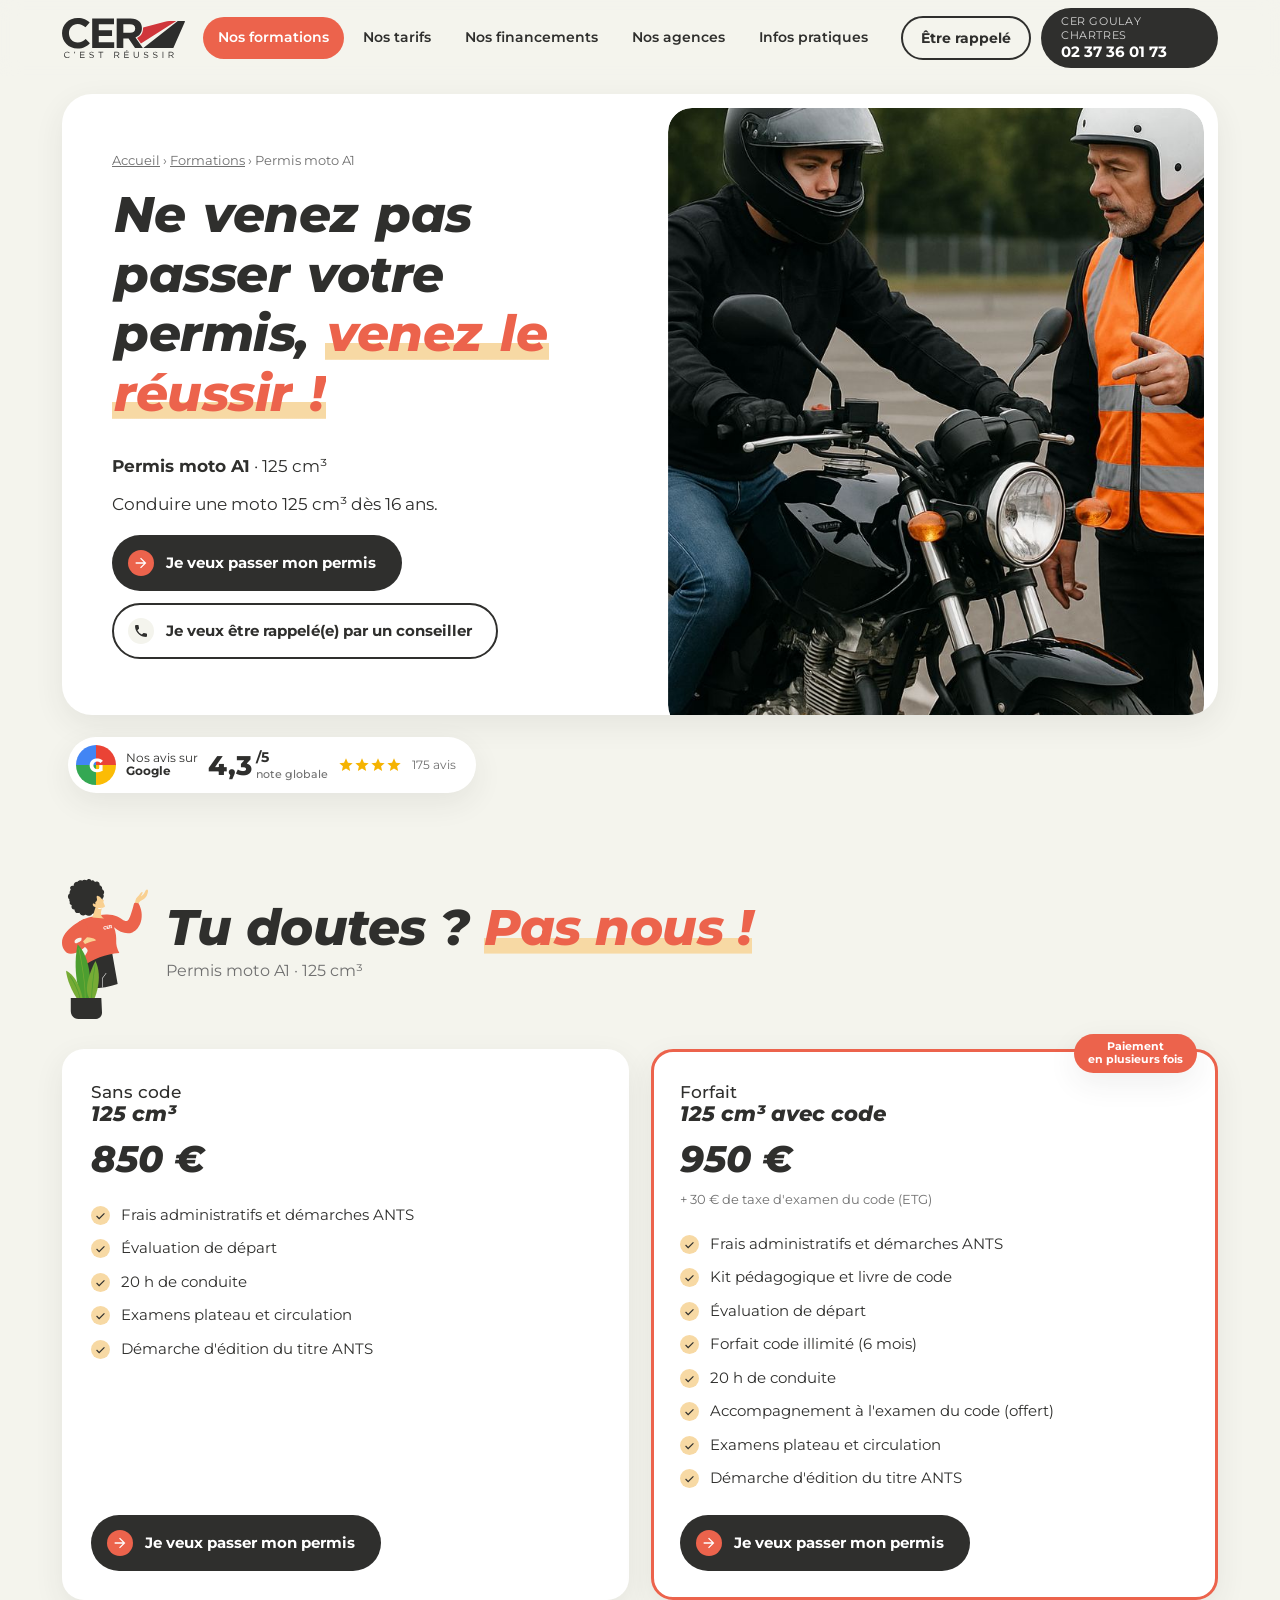
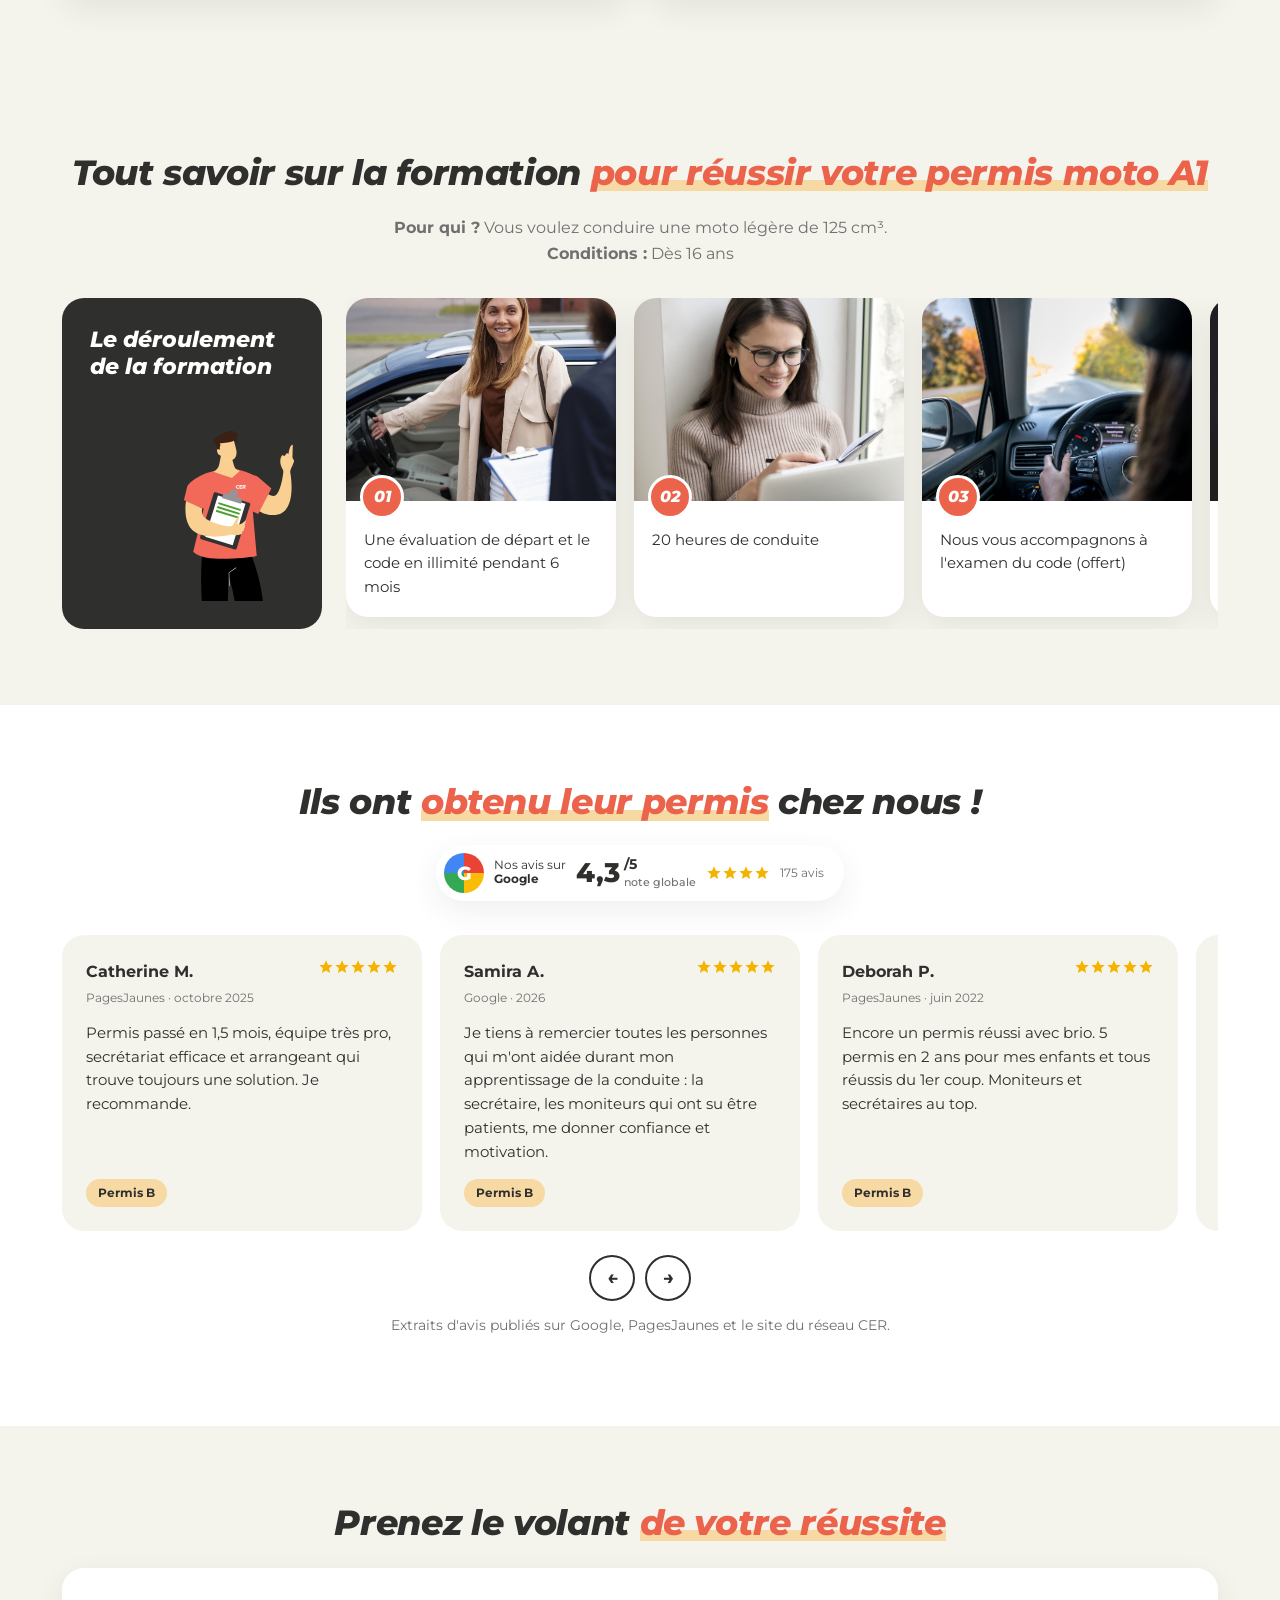
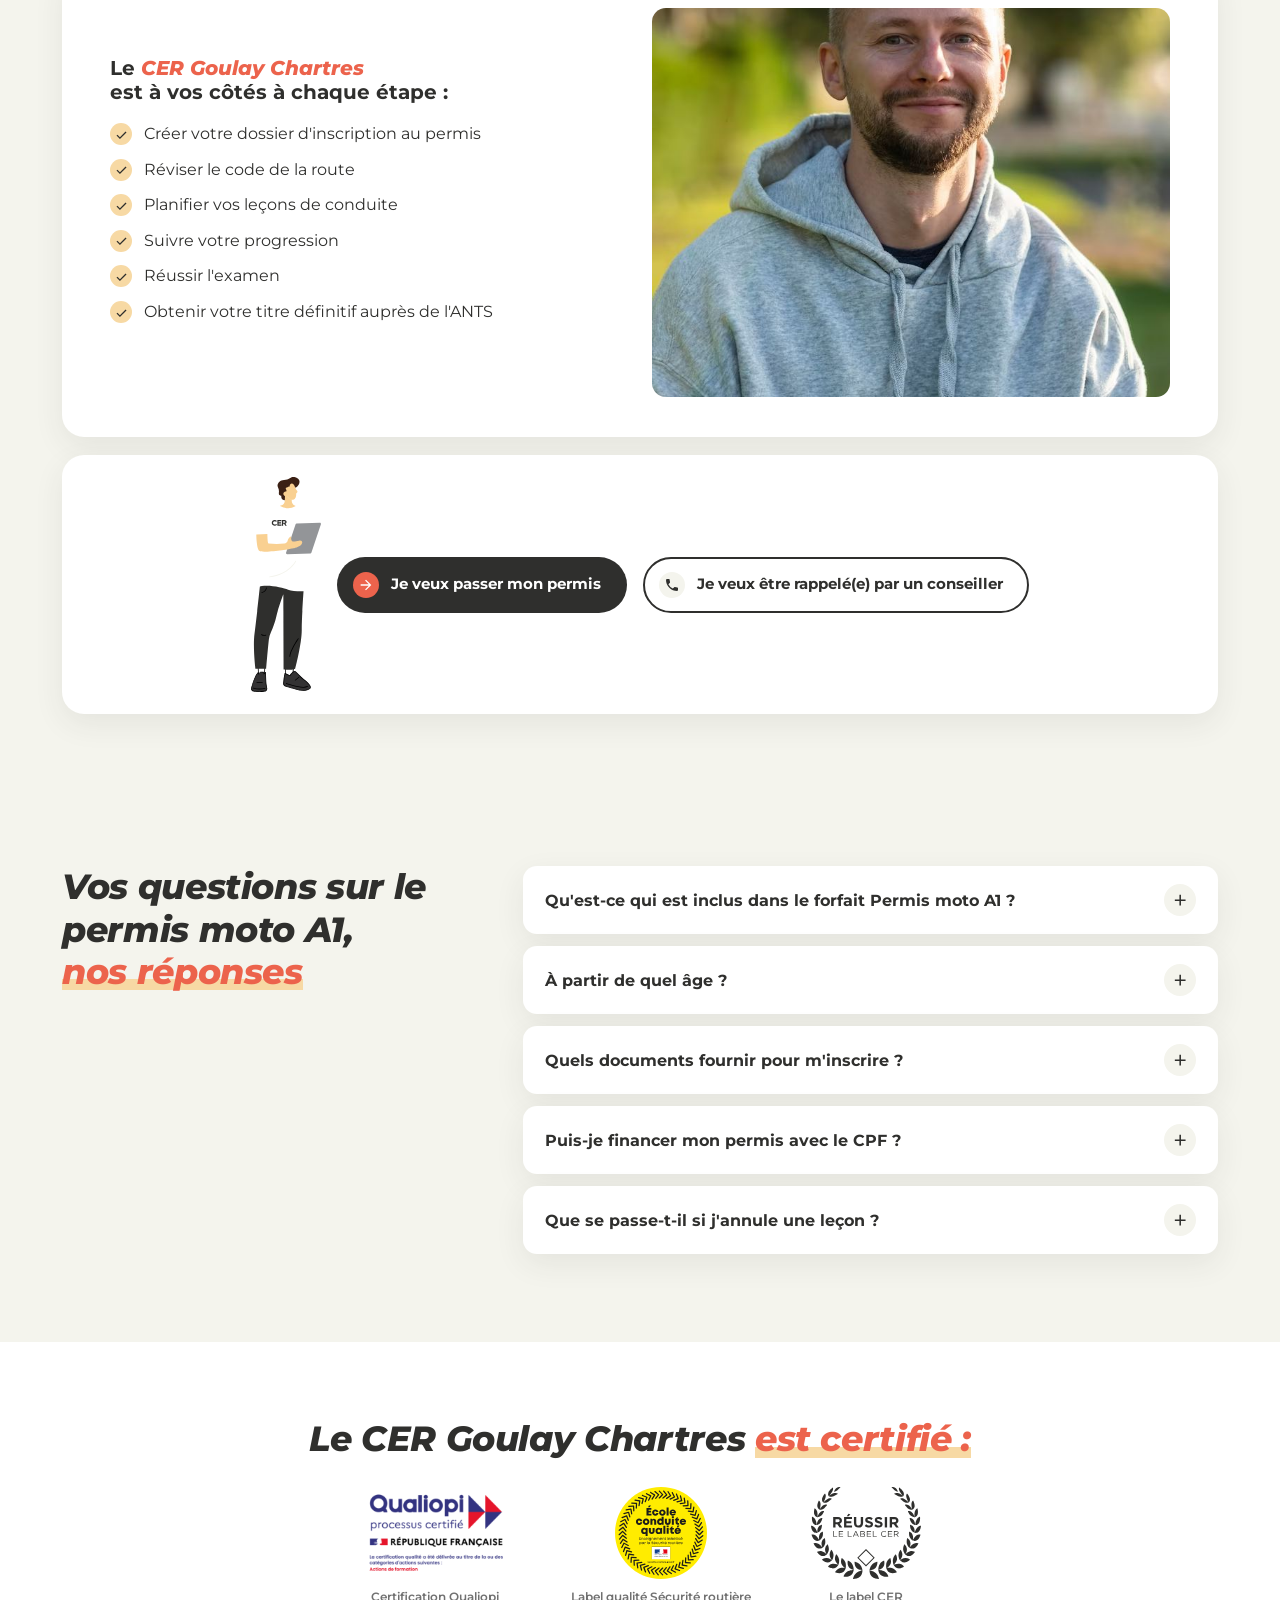
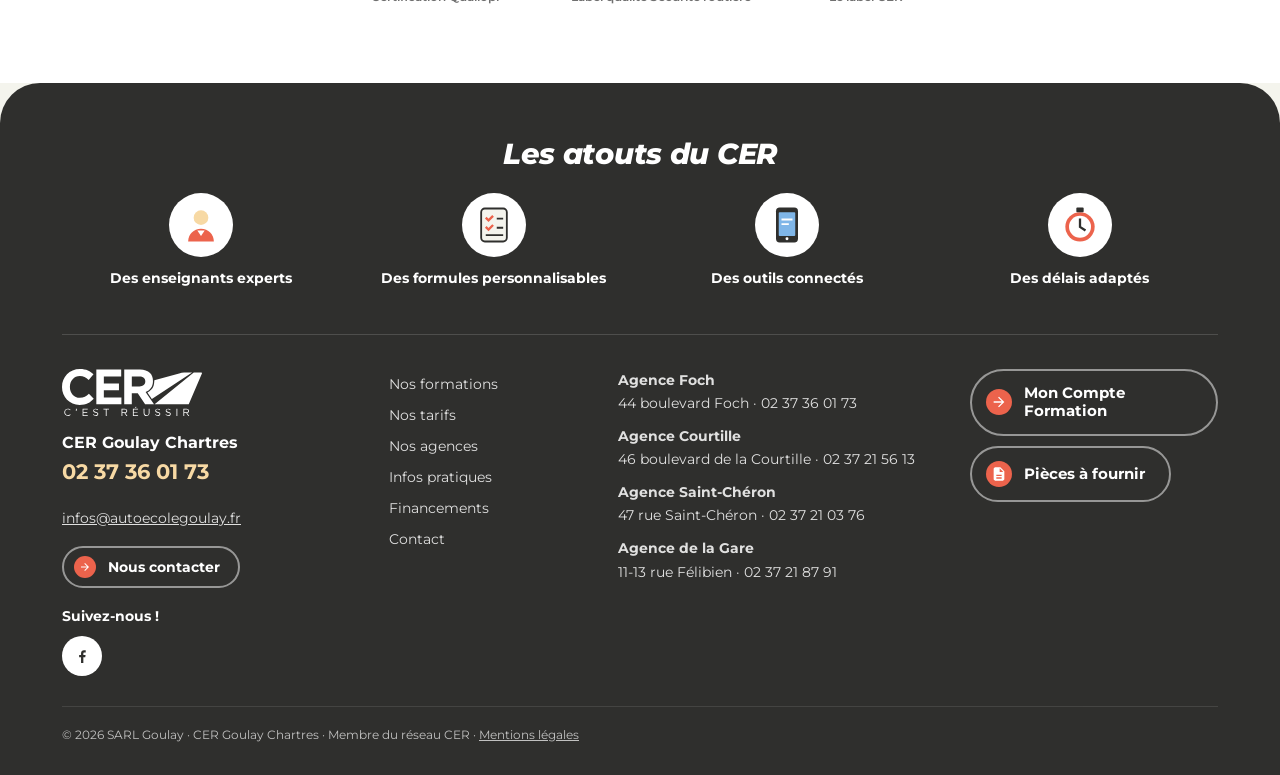
<file: formations/permis-moto-a1.html>
<!doctype html>
<html lang="fr">
<head>
<meta charset="utf-8">
<meta name="robots" content="noindex, nofollow">
<meta name="viewport" content="width=device-width, initial-scale=1">
<title>Permis moto A1 125 cm³ à Chartres – CER Goulay</title>
<meta name="description" content="Permis moto A1 (125 cm³) à Chartres avec CER Goulay : Conduire une moto 125 cm³ dès 16 ans. Prix : 950 € avec le code.">
<link rel="canonical" href="https://www.autoecolegoulay.fr/formations/permis-moto-a1.html">
<meta property="og:title" content="Permis moto A1 125 cm³ à Chartres – CER Goulay">
<meta property="og:description" content="Permis moto A1 (125 cm³) à Chartres avec CER Goulay : Conduire une moto 125 cm³ dès 16 ans. Prix : 950 € avec le code.">
<meta property="og:type" content="website">
<meta property="og:locale" content="fr_FR">
<meta name="theme-color" content="#2f2f2d">
<link rel="icon" href="../assets/favicon.svg" type="image/svg+xml">
<link rel="preconnect" href="https://fonts.googleapis.com">
<link rel="preconnect" href="https://fonts.gstatic.com" crossorigin>
<link rel="stylesheet" href="https://fonts.googleapis.com/css2?family=Montserrat:ital,wght@0,400;0,500;0,600;0,700;0,800;1,700;1,800&display=swap">
<link rel="stylesheet" href="../assets/style.css">
<script type="application/ld+json">{"@context":"https://schema.org","@type":"Course","name":"Permis moto A1 – 125 cm³","description":"Conduire une moto 125 cm³ dès 16 ans.","provider":{"@type":"DrivingSchool","name":"CER Goulay","sameAs":"https://www.autoecolegoulay.fr"},"offers":{"@type":"Offer","price":950,"priceCurrency":"EUR"}}</script>
</head>
<body>
<a class="skip" href="#contenu">Aller au contenu</a>
<script>document.documentElement.className+=" js"</script>
<div class="progression" aria-hidden="true"></div>
<header class="site-header">
  <div class="wrap header-inner">
    <a class="logo" href="../index.html" aria-label="CER Goulay – accueil"><img src="../assets/img/cer/logo-cer.svg" alt="CER C'est réussir" width="150" height="38"></a>
    <nav class="main-nav" id="menu" aria-label="Menu principal"><ul><li><a href="../formations.html" aria-current="page">Nos formations</a></li><li><a href="../tarifs.html">Nos tarifs</a></li><li><a href="../tarifs.html#financement">Nos financements</a></li><li><a href="../agences.html">Nos agences</a></li><li><a href="../infos-pratiques.html">Infos pratiques</a></li><li class="nav-contact"><a href="../contact.html">Contact</a></li></ul></nav>
    <div class="header-cta">
      <button class="btn-pill-line hide-md" type="button" data-ouvre="tiroir-rappel">Être rappelé</button>
      <a class="agence-pill" href="tel:+33237360173"><span>CER Goulay Chartres</span><strong>02 37 36 01 73</strong></a>
      <button class="menu-toggle" aria-expanded="false" aria-controls="menu"><span></span><span></span><span></span><span class="sr">Menu</span></button>
    </div>
  </div>
</header>
<main id="contenu">

<section class="hero-wrap"><div class="wrap">
  <div class="hero-panneau">
    <div class="hero-texte">
      <nav class="breadcrumb" aria-label="Fil d'Ariane"><a href="../index.html">Accueil</a> › <a href="../formations.html">Formations</a> › <span>Permis moto A1</span></nav>
      <h1 class="t-cer t-xl titre-anime"><span class="mot"><span style="--i:0">Ne</span></span> <span class="mot"><span style="--i:1">venez</span></span> <span class="mot"><span style="--i:2">pas</span></span> <span class="mot"><span style="--i:3">passer</span></span> <span class="mot"><span style="--i:4">votre</span></span> <span class="mot"><span style="--i:5">permis,</span></span> <em><span class="mot"><span style="--i:6">venez</span></span> <span class="mot"><span style="--i:7">le</span></span> <span class="mot"><span style="--i:8">réussir</span></span> <span class="mot"><span style="--i:9">!</span></span></em></h1>
      <p class="hero-sous apparait" style="--d:300ms"><strong>Permis moto A1</strong> · 125 cm³</p>
      <p class="lead apparait" style="--d:400ms">Conduire une moto 125 cm³ dès 16 ans.</p>
      <div class="hero-actions apparait" style="--d:550ms"><a class="btn btn-dark" href="../contact.html?formation=permis-moto-a1" ><svg viewBox="0 0 24 24" aria-hidden="true"><path d="M4 11h12.2l-5.6-5.6L12 4l8 8-8 8-1.4-1.4 5.6-5.6H4z"/></svg><span>Je veux passer mon permis</span></a><button class="btn btn-line" type="button" data-ouvre="tiroir-rappel"><svg viewBox="0 0 24 24" aria-hidden="true"><path d="M6.6 10.8a15.1 15.1 0 0 0 6.6 6.6l2.2-2.2c.3-.3.7-.4 1-.2 1.1.4 2.3.6 3.6.6.6 0 1 .4 1 1V20c0 .6-.4 1-1 1A17 17 0 0 1 3 4c0-.6.4-1 1-1h3.5c.6 0 1 .4 1 1 0 1.3.2 2.5.6 3.6.1.3 0 .7-.2 1l-2.3 2.2z"/></svg><span>Je veux être rappelé(e) par un conseiller</span></button></div>
    </div>
    <div class="hero-photo devoile" style="--d:200ms"><img src="../assets/img/reseau/plateau-moto.jpg" alt="" fetchpriority="high" data-parallaxe-img></div>
  </div>
  <div class="confiance apparait" style="--d:700ms"><div class="note-badge"><span class="note-logo">G</span><span class="note-src">Nos avis sur<br><strong>Google</strong></span><strong class="note-val">4,3</strong><span class="note-sur">/5<br><small>note globale</small></span><span class="etoiles" aria-label="4 sur 5"><svg viewBox="0 0 24 24" aria-hidden="true"><path d="m12 17.3 6.2 3.7-1.6-7 5.4-4.7-7.1-.6L12 2 9.1 8.7 2 9.3l5.4 4.7-1.6 7z"/></svg><svg viewBox="0 0 24 24" aria-hidden="true"><path d="m12 17.3 6.2 3.7-1.6-7 5.4-4.7-7.1-.6L12 2 9.1 8.7 2 9.3l5.4 4.7-1.6 7z"/></svg><svg viewBox="0 0 24 24" aria-hidden="true"><path d="m12 17.3 6.2 3.7-1.6-7 5.4-4.7-7.1-.6L12 2 9.1 8.7 2 9.3l5.4 4.7-1.6 7z"/></svg><svg viewBox="0 0 24 24" aria-hidden="true"><path d="m12 17.3 6.2 3.7-1.6-7 5.4-4.7-7.1-.6L12 2 9.1 8.7 2 9.3l5.4 4.7-1.6 7z"/></svg></span><span class="note-nb">175 avis</span></div></div>
</div></section>

<section class="section"><div class="wrap">
  <div class="titre-perso"><img src="../assets/img/cer/personnage-cer-8.svg" alt="" loading="lazy"><div><h2 class="t-cer t-xl">Tu doutes ? <em>Pas nous !</em></h2><p class="muted">Permis moto A1 · 125 cm³</p></div></div>
  
  <div class="formules deux"><article class="formule revele">
    
    <h3>Sans code<br><strong>125 cm³</strong></h3>
    <p class="formule-prix">850 €</p>
    
    <ul class="puces petites"><li>Frais administratifs et démarches ANTS</li><li>Évaluation de départ</li><li>20 h de conduite</li><li>Examens plateau et circulation</li><li>Démarche d'édition du titre ANTS</li></ul>
    <a class="btn btn-dark" href="../contact.html?formation=permis-moto-a1" ><svg viewBox="0 0 24 24" aria-hidden="true"><path d="M4 11h12.2l-5.6-5.6L12 4l8 8-8 8-1.4-1.4 5.6-5.6H4z"/></svg><span>Je veux passer mon permis</span></a>
  </article><article class="formule vedette revele">
    <span class="pastille">Paiement<br>en plusieurs fois</span>
    <h3>Forfait<br><strong>125 cm³ avec code</strong></h3>
    <p class="formule-prix">950 €</p>
    <p class="formule-note">+ 30 € de taxe d'examen du code (ETG)</p>
    <ul class="puces petites"><li>Frais administratifs et démarches ANTS</li><li>Kit pédagogique et livre de code</li><li>Évaluation de départ</li><li>Forfait code illimité (6 mois)</li><li>20 h de conduite</li><li>Accompagnement à l'examen du code (offert)</li><li>Examens plateau et circulation</li><li>Démarche d'édition du titre ANTS</li></ul>
    <a class="btn btn-dark" href="../contact.html?formation=permis-moto-a1" ><svg viewBox="0 0 24 24" aria-hidden="true"><path d="M4 11h12.2l-5.6-5.6L12 4l8 8-8 8-1.4-1.4 5.6-5.6H4z"/></svg><span>Je veux passer mon permis</span></a>
  </article></div>
</div></section>



<section class="section"><div class="wrap">
  <h2 class="t-cer center">Tout savoir sur la formation <em>pour réussir votre permis moto A1</em></h2>
  <p class="center lead-c"><strong>Pour qui ?</strong> Vous voulez conduire une moto légère de 125 cm³. <br><strong>Conditions :</strong> Dès 16 ans</p>
  <div class="deroule">
    <div class="deroule-intro"><h3>Le déroulement de la formation</h3><img src="../assets/img/cer/personnage-cer-1.svg" alt="" loading="lazy"></div>
    <div class="deroule-rail"><article class="etape-carte revele"><div class="etape-img"><img src="../assets/img/reseau/evaluation.jpg" alt="" loading="lazy"><span>01</span></div><p>Une évaluation de départ et le code en illimité pendant 6 mois</p></article><article class="etape-carte revele"><div class="etape-img"><img src="../assets/img/reseau/theorie.jpg" alt="" loading="lazy"><span>02</span></div><p>20 heures de conduite</p></article><article class="etape-carte revele"><div class="etape-img"><img src="../assets/img/reseau/conduite.jpg" alt="" loading="lazy"><span>03</span></div><p>Nous vous accompagnons à l'examen du code (offert)</p></article><article class="etape-carte revele"><div class="etape-img"><img src="../assets/img/reseau/code-mobile.jpg" alt="" loading="lazy"><span>04</span></div><p>Examens plateau et circulation</p></article><article class="etape-carte revele"><div class="etape-img"><img src="../assets/img/reseau/retro.jpg" alt="" loading="lazy"><span>05</span></div><p>Nous faisons la démarche d'édition de votre permis auprès de l'ANTS</p></article></div>
  </div>
</div></section>

<section class="section avis-section"><div class="wrap">
  <h2 class="t-cer center">Ils ont <em>obtenu leur permis</em> chez nous !</h2>
  <div class="note-badge"><span class="note-logo">G</span><span class="note-src">Nos avis sur<br><strong>Google</strong></span><strong class="note-val">4,3</strong><span class="note-sur">/5<br><small>note globale</small></span><span class="etoiles" aria-label="4 sur 5"><svg viewBox="0 0 24 24" aria-hidden="true"><path d="m12 17.3 6.2 3.7-1.6-7 5.4-4.7-7.1-.6L12 2 9.1 8.7 2 9.3l5.4 4.7-1.6 7z"/></svg><svg viewBox="0 0 24 24" aria-hidden="true"><path d="m12 17.3 6.2 3.7-1.6-7 5.4-4.7-7.1-.6L12 2 9.1 8.7 2 9.3l5.4 4.7-1.6 7z"/></svg><svg viewBox="0 0 24 24" aria-hidden="true"><path d="m12 17.3 6.2 3.7-1.6-7 5.4-4.7-7.1-.6L12 2 9.1 8.7 2 9.3l5.4 4.7-1.6 7z"/></svg><svg viewBox="0 0 24 24" aria-hidden="true"><path d="m12 17.3 6.2 3.7-1.6-7 5.4-4.7-7.1-.6L12 2 9.1 8.7 2 9.3l5.4 4.7-1.6 7z"/></svg></span><span class="note-nb">175 avis</span></div>
  <div class="avis-rail" tabindex="0" aria-label="Avis d'élèves"><article class="avis-card">
  <header><div><strong>Catherine M.</strong><small>PagesJaunes · octobre 2025</small></div><span class="etoiles" aria-label="5 sur 5"><svg viewBox="0 0 24 24" aria-hidden="true"><path d="m12 17.3 6.2 3.7-1.6-7 5.4-4.7-7.1-.6L12 2 9.1 8.7 2 9.3l5.4 4.7-1.6 7z"/></svg><svg viewBox="0 0 24 24" aria-hidden="true"><path d="m12 17.3 6.2 3.7-1.6-7 5.4-4.7-7.1-.6L12 2 9.1 8.7 2 9.3l5.4 4.7-1.6 7z"/></svg><svg viewBox="0 0 24 24" aria-hidden="true"><path d="m12 17.3 6.2 3.7-1.6-7 5.4-4.7-7.1-.6L12 2 9.1 8.7 2 9.3l5.4 4.7-1.6 7z"/></svg><svg viewBox="0 0 24 24" aria-hidden="true"><path d="m12 17.3 6.2 3.7-1.6-7 5.4-4.7-7.1-.6L12 2 9.1 8.7 2 9.3l5.4 4.7-1.6 7z"/></svg><svg viewBox="0 0 24 24" aria-hidden="true"><path d="m12 17.3 6.2 3.7-1.6-7 5.4-4.7-7.1-.6L12 2 9.1 8.7 2 9.3l5.4 4.7-1.6 7z"/></svg></span></header>
  <p>Permis passé en 1,5 mois, équipe très pro, secrétariat efficace et arrangeant qui trouve toujours une solution. Je recommande.</p>
  <span class="avis-tag">Permis B</span>
</article><article class="avis-card">
  <header><div><strong>Samira A.</strong><small>Google · 2026</small></div><span class="etoiles" aria-label="5 sur 5"><svg viewBox="0 0 24 24" aria-hidden="true"><path d="m12 17.3 6.2 3.7-1.6-7 5.4-4.7-7.1-.6L12 2 9.1 8.7 2 9.3l5.4 4.7-1.6 7z"/></svg><svg viewBox="0 0 24 24" aria-hidden="true"><path d="m12 17.3 6.2 3.7-1.6-7 5.4-4.7-7.1-.6L12 2 9.1 8.7 2 9.3l5.4 4.7-1.6 7z"/></svg><svg viewBox="0 0 24 24" aria-hidden="true"><path d="m12 17.3 6.2 3.7-1.6-7 5.4-4.7-7.1-.6L12 2 9.1 8.7 2 9.3l5.4 4.7-1.6 7z"/></svg><svg viewBox="0 0 24 24" aria-hidden="true"><path d="m12 17.3 6.2 3.7-1.6-7 5.4-4.7-7.1-.6L12 2 9.1 8.7 2 9.3l5.4 4.7-1.6 7z"/></svg><svg viewBox="0 0 24 24" aria-hidden="true"><path d="m12 17.3 6.2 3.7-1.6-7 5.4-4.7-7.1-.6L12 2 9.1 8.7 2 9.3l5.4 4.7-1.6 7z"/></svg></span></header>
  <p>Je tiens à remercier toutes les personnes qui m'ont aidée durant mon apprentissage de la conduite : la secrétaire, les moniteurs qui ont su être patients, me donner confiance et motivation.</p>
  <span class="avis-tag">Permis B</span>
</article><article class="avis-card">
  <header><div><strong>Deborah P.</strong><small>PagesJaunes · juin 2022</small></div><span class="etoiles" aria-label="5 sur 5"><svg viewBox="0 0 24 24" aria-hidden="true"><path d="m12 17.3 6.2 3.7-1.6-7 5.4-4.7-7.1-.6L12 2 9.1 8.7 2 9.3l5.4 4.7-1.6 7z"/></svg><svg viewBox="0 0 24 24" aria-hidden="true"><path d="m12 17.3 6.2 3.7-1.6-7 5.4-4.7-7.1-.6L12 2 9.1 8.7 2 9.3l5.4 4.7-1.6 7z"/></svg><svg viewBox="0 0 24 24" aria-hidden="true"><path d="m12 17.3 6.2 3.7-1.6-7 5.4-4.7-7.1-.6L12 2 9.1 8.7 2 9.3l5.4 4.7-1.6 7z"/></svg><svg viewBox="0 0 24 24" aria-hidden="true"><path d="m12 17.3 6.2 3.7-1.6-7 5.4-4.7-7.1-.6L12 2 9.1 8.7 2 9.3l5.4 4.7-1.6 7z"/></svg><svg viewBox="0 0 24 24" aria-hidden="true"><path d="m12 17.3 6.2 3.7-1.6-7 5.4-4.7-7.1-.6L12 2 9.1 8.7 2 9.3l5.4 4.7-1.6 7z"/></svg></span></header>
  <p>Encore un permis réussi avec brio. 5 permis en 2 ans pour mes enfants et tous réussis du 1er coup. Moniteurs et secrétaires au top.</p>
  <span class="avis-tag">Permis B</span>
</article><article class="avis-card">
  <header><div><strong>Théo M.</strong><small>CER · février 2020</small></div><span class="etoiles" aria-label="5 sur 5"><svg viewBox="0 0 24 24" aria-hidden="true"><path d="m12 17.3 6.2 3.7-1.6-7 5.4-4.7-7.1-.6L12 2 9.1 8.7 2 9.3l5.4 4.7-1.6 7z"/></svg><svg viewBox="0 0 24 24" aria-hidden="true"><path d="m12 17.3 6.2 3.7-1.6-7 5.4-4.7-7.1-.6L12 2 9.1 8.7 2 9.3l5.4 4.7-1.6 7z"/></svg><svg viewBox="0 0 24 24" aria-hidden="true"><path d="m12 17.3 6.2 3.7-1.6-7 5.4-4.7-7.1-.6L12 2 9.1 8.7 2 9.3l5.4 4.7-1.6 7z"/></svg><svg viewBox="0 0 24 24" aria-hidden="true"><path d="m12 17.3 6.2 3.7-1.6-7 5.4-4.7-7.1-.6L12 2 9.1 8.7 2 9.3l5.4 4.7-1.6 7z"/></svg><svg viewBox="0 0 24 24" aria-hidden="true"><path d="m12 17.3 6.2 3.7-1.6-7 5.4-4.7-7.1-.6L12 2 9.1 8.7 2 9.3l5.4 4.7-1.6 7z"/></svg></span></header>
  <p>Très bonne auto-école, j'ai obtenu mon permis du premier coup en conduite accompagnée. Proche du lycée, horaires des cours correspondant aux sorties du lycée.</p>
  <span class="avis-tag">Conduite accompagnée</span>
</article><article class="avis-card">
  <header><div><strong>Gwendal C.</strong><small>Google · 2019</small></div><span class="etoiles" aria-label="5 sur 5"><svg viewBox="0 0 24 24" aria-hidden="true"><path d="m12 17.3 6.2 3.7-1.6-7 5.4-4.7-7.1-.6L12 2 9.1 8.7 2 9.3l5.4 4.7-1.6 7z"/></svg><svg viewBox="0 0 24 24" aria-hidden="true"><path d="m12 17.3 6.2 3.7-1.6-7 5.4-4.7-7.1-.6L12 2 9.1 8.7 2 9.3l5.4 4.7-1.6 7z"/></svg><svg viewBox="0 0 24 24" aria-hidden="true"><path d="m12 17.3 6.2 3.7-1.6-7 5.4-4.7-7.1-.6L12 2 9.1 8.7 2 9.3l5.4 4.7-1.6 7z"/></svg><svg viewBox="0 0 24 24" aria-hidden="true"><path d="m12 17.3 6.2 3.7-1.6-7 5.4-4.7-7.1-.6L12 2 9.1 8.7 2 9.3l5.4 4.7-1.6 7z"/></svg><svg viewBox="0 0 24 24" aria-hidden="true"><path d="m12 17.3 6.2 3.7-1.6-7 5.4-4.7-7.1-.6L12 2 9.1 8.7 2 9.3l5.4 4.7-1.6 7z"/></svg></span></header>
  <p>Les moniteurs sont à l'écoute de leurs élèves, ils sont sérieux et très gentils. J'ai eu mon permis du premier coup et plus rapidement que je ne l'espérais.</p>
  <span class="avis-tag">Permis B</span>
</article></div>
  <div class="rail-nav"><button type="button" class="rail-btn" data-rail="-1" aria-label="Avis précédents">←</button><button type="button" class="rail-btn" data-rail="1" aria-label="Avis suivants">→</button></div>
  <p class="center muted small">Extraits d'avis publiés sur Google, PagesJaunes et le site du réseau CER.</p>
</div></section>

<section class="section"><div class="wrap">
  <h2 class="t-cer center">Prenez le volant <em>de votre réussite</em></h2>
  <div class="carte volant revele">
    <div>
      <h3>Le <em>CER Goulay Chartres</em><br>est à vos côtés à chaque étape :</h3>
      <ul class="puces">
        <li>Créer votre dossier d'inscription au permis</li>
        <li>Réviser le code de la route</li>
        <li>Planifier vos leçons de conduite</li>
        <li>Suivre votre progression</li>
        <li>Réussir l'examen</li>
        <li>Obtenir votre titre définitif auprès de l'ANTS</li>
      </ul>
    </div>
    <img src="../assets/img/reseau/conseiller.jpg" alt="Un conseiller CER souriant" loading="lazy">
  </div>
  <div class="carte volant-cta revele"><img src="../assets/img/cer/personnage-cer-4.svg" alt=""><a class="btn btn-dark" href="../contact.html?formation=permis-moto-a1" ><svg viewBox="0 0 24 24" aria-hidden="true"><path d="M4 11h12.2l-5.6-5.6L12 4l8 8-8 8-1.4-1.4 5.6-5.6H4z"/></svg><span>Je veux passer mon permis</span></a><button class="btn btn-line" type="button" data-ouvre="tiroir-rappel"><svg viewBox="0 0 24 24" aria-hidden="true"><path d="M6.6 10.8a15.1 15.1 0 0 0 6.6 6.6l2.2-2.2c.3-.3.7-.4 1-.2 1.1.4 2.3.6 3.6.6.6 0 1 .4 1 1V20c0 .6-.4 1-1 1A17 17 0 0 1 3 4c0-.6.4-1 1-1h3.5c.6 0 1 .4 1 1 0 1.3.2 2.5.6 3.6.1.3 0 .7-.2 1l-2.3 2.2z"/></svg><span>Je veux être rappelé(e) par un conseiller</span></button></div>
</div></section>

<section class="section faq-section"><div class="wrap faq-grid">
  <h2 class="t-cer">Vos questions sur le permis moto A1,<br><em>nos réponses</em></h2>
  <div class="faq"><details><summary>Qu'est-ce qui est inclus dans le forfait Permis moto A1 ?<span class="faq-plus"><svg viewBox="0 0 24 24" aria-hidden="true"><path d="M11 5h2v6h6v2h-6v6h-2v-6H5v-2h6z"/></svg></span></summary><div class="faq-r"><ul><li>Frais administratifs et démarches ANTS</li><li>Kit pédagogique et livre de code</li><li>Évaluation de départ</li><li>Forfait code illimité (6 mois)</li><li>20 h de conduite</li><li>Accompagnement à l'examen du code (offert)</li><li>Examens plateau et circulation</li><li>Démarche d'édition du titre ANTS</li></ul></div></details><details><summary>À partir de quel âge ?<span class="faq-plus"><svg viewBox="0 0 24 24" aria-hidden="true"><path d="M11 5h2v6h6v2h-6v6h-2v-6H5v-2h6z"/></svg></span></summary><div class="faq-r"><p>Dès 16 ans.</p></div></details><details><summary>Quels documents fournir pour m'inscrire ?<span class="faq-plus"><svg viewBox="0 0 24 24" aria-hidden="true"><path d="M11 5h2v6h6v2h-6v6h-2v-6H5v-2h6z"/></svg></span></summary><div class="faq-r"><p>Copie recto verso de la carte d'identité du candidat, et du permis si une catégorie est déjà obtenue, Pour les mineurs : copie recto verso de la carte d'identité du représentant légal, Attestation d'hébergement manuscrite, signée par l'hébergeant et le candidat… <button class="lien" type="button" data-ouvre="tiroir-docs">Voir la liste complète</button></p></div></details><details><summary>Puis-je financer mon permis avec le CPF ?<span class="faq-plus"><svg viewBox="0 0 24 24" aria-hidden="true"><path d="M11 5h2v6h6v2h-6v6h-2v-6H5v-2h6z"/></svg></span></summary><div class="faq-r"><p>Oui : nos formations au permis B sont éligibles au CPF. Nous sommes aussi partenaires du Permis à 1 € par jour et acceptons les financements France Travail.</p></div></details><details><summary>Que se passe-t-il si j'annule une leçon ?<span class="faq-plus"><svg viewBox="0 0 24 24" aria-hidden="true"><path d="M11 5h2v6h6v2h-6v6h-2v-6H5v-2h6z"/></svg></span></summary><div class="faq-r"><p>Toute leçon de conduite non décommandée 48 h à l'avance au secrétariat est due.</p></div></details></div>
</div></section>
<section class="section certifs-section"><div class="wrap">
  <h2 class="t-cer center">Le CER Goulay Chartres <em>est certifié :</em></h2>
  <div class="certifs">
    <figure class="revele"><img src="../assets/img/cer/logo-qualiopi.svg" alt="Qualiopi, processus certifié" loading="lazy"><figcaption>Certification Qualiopi</figcaption></figure>
    <figure class="revele"><img src="../assets/img/cer/logo-ecole-conduite-qualite.svg" alt="École conduite qualité" loading="lazy"><figcaption>Label qualité Sécurité routière</figcaption></figure>
    <figure class="revele"><img src="../assets/img/cer/label-reussir.svg" alt="Réussir, le label CER" loading="lazy"><figcaption>Le label CER</figcaption></figure>
  </div>
</div></section>
</main>
<footer class="site-footer">
  <div class="wrap">
    <h2 class="atouts-titre t-cer">Les atouts du CER</h2>
    <ul class="atouts">
      <li><svg viewBox="0 0 48 48" aria-hidden="true"><circle cx="24" cy="16" r="8" fill="#f7d9a4"/><path d="M10 42c0-8 6-14 14-14s14 6 14 14z" fill="#ec634c"/><path d="M20 30h8l-4 6z" fill="#fff"/></svg><span>Des enseignants experts</span></li>
      <li><svg viewBox="0 0 48 48" aria-hidden="true"><rect x="10" y="6" width="28" height="36" rx="4" fill="#f4f4ed" stroke="#2f2f2d" stroke-width="2"/><path d="m15 16 3 3 5-5M15 26l3 3 5-5" stroke="#ec634c" stroke-width="2.5" fill="none"/><path d="M27 17h7M27 27h7M15 35h19" stroke="#2f2f2d" stroke-width="2"/></svg><span>Des formules personnalisables</span></li>
      <li><svg viewBox="0 0 48 48" aria-hidden="true"><rect x="12" y="5" width="24" height="38" rx="4" fill="#2f2f2d"/><rect x="15" y="10" width="18" height="26" rx="1" fill="#7fb6e8"/><circle cx="24" cy="39" r="1.6" fill="#fff"/><path d="M18 18h12M18 23h8" stroke="#fff" stroke-width="2"/></svg><span>Des outils connectés</span></li>
      <li><svg viewBox="0 0 48 48" aria-hidden="true"><circle cx="24" cy="26" r="16" fill="#ec634c"/><circle cx="24" cy="26" r="12" fill="#fff"/><path d="M24 17v9l6 4" stroke="#2f2f2d" stroke-width="2.5" fill="none"/><rect x="20" y="5" width="8" height="5" rx="1" fill="#2f2f2d"/></svg><span>Des délais adaptés</span></li>
    </ul>
    <div class="footer-grid">
      <div>
        <img class="footer-logo" src="../assets/img/cer/logo-cer.svg" alt="CER C'est réussir" width="150" height="38">
        <p class="footer-agence">CER Goulay Chartres<br><a href="tel:+33237360173">02 37 36 01 73</a></p>
        <p><a class="footer-mail" href="mailto:infos@autoecolegoulay.fr">infos@autoecolegoulay.fr</a></p>
        <a class="btn btn-line-light btn-sm" href="../contact.html"><svg viewBox="0 0 24 24" aria-hidden="true"><path d="M4 11h12.2l-5.6-5.6L12 4l8 8-8 8-1.4-1.4 5.6-5.6H4z"/></svg><span>Nous contacter</span></a>
        <p class="suivez">Suivez-nous !</p><div class="socials"><a href="https://www.facebook.com/CERgoulay" rel="noopener" aria-label="Facebook"><svg viewBox="0 0 24 24" aria-hidden="true"><path d="M13.5 21v-7.5H16l.4-3h-2.9V8.6c0-.9.3-1.5 1.5-1.5h1.6V4.4c-.3 0-1.2-.1-2.3-.1-2.3 0-3.8 1.4-3.8 3.9v2.3H8v3h2.5V21h3z"/></svg></a></div>
      </div>
      <ul class="footer-links">
        <li><a href="../formations.html">Nos formations</a></li>
        <li><a href="../tarifs.html">Nos tarifs</a></li>
        <li><a href="../agences.html">Nos agences</a></li>
        <li><a href="../infos-pratiques.html">Infos pratiques</a></li>
        <li><a href="../tarifs.html#financement">Financements</a></li>
        <li><a href="../contact.html">Contact</a></li>
      </ul>
      <ul class="footer-agences"><li><strong>Agence Foch</strong><br>44 boulevard Foch · <a href="tel:+33237360173">02 37 36 01 73</a></li><li><strong>Agence Courtille</strong><br>46 boulevard de la Courtille · <a href="tel:+33237215613">02 37 21 56 13</a></li><li><strong>Agence Saint-Chéron</strong><br>47 rue Saint-Chéron · <a href="tel:+33237210376">02 37 21 03 76</a></li><li><strong>Agence de la Gare</strong><br>11-13 rue Félibien · <a href="tel:+33237218791">02 37 21 87 91</a></li></ul>
      <div class="footer-cta">
        <a class="btn btn-line-light" href="https://www.moncompteformation.gouv.fr" rel="noopener" target="_blank"><svg viewBox="0 0 24 24" aria-hidden="true"><path d="M4 11h12.2l-5.6-5.6L12 4l8 8-8 8-1.4-1.4 5.6-5.6H4z"/></svg><span>Mon Compte Formation</span></a>
        <button class="btn btn-line-light" type="button" data-ouvre="tiroir-docs"><svg viewBox="0 0 24 24" aria-hidden="true"><path d="M14 2H6a2 2 0 0 0-2 2v16c0 1.1.9 2 2 2h12a2 2 0 0 0 2-2V8l-6-6zm-1 7V3.5L18.5 9H13zM8 13h8v2H8v-2zm0 4h8v2H8v-2z"/></svg><span>Pièces à fournir</span></button>
      </div>
    </div>
    <p class="footer-bottom">© 2026 SARL Goulay · CER Goulay Chartres · Membre du réseau CER · <a href="../mentions-legales.html">Mentions légales</a></p>
  </div>
</footer>
<div class="mobile-bar" role="navigation" aria-label="Actions rapides">
  <a class="bar-btn" href="tel:+33237360173"><svg viewBox="0 0 24 24" aria-hidden="true"><path d="M6.6 10.8a15.1 15.1 0 0 0 6.6 6.6l2.2-2.2c.3-.3.7-.4 1-.2 1.1.4 2.3.6 3.6.6.6 0 1 .4 1 1V20c0 .6-.4 1-1 1A17 17 0 0 1 3 4c0-.6.4-1 1-1h3.5c.6 0 1 .4 1 1 0 1.3.2 2.5.6 3.6.1.3 0 .7-.2 1l-2.3 2.2z"/></svg><span>Appeler</span></a>
  
  <button class="bar-btn bar-primary" type="button" data-ouvre="tiroir-rappel"><svg viewBox="0 0 24 24" aria-hidden="true"><path d="M4 11h12.2l-5.6-5.6L12 4l8 8-8 8-1.4-1.4 5.6-5.6H4z"/></svg><span>Être rappelé</span></button>
</div>

<div class="tiroir" id="tiroir-rappel" role="dialog" aria-modal="true" aria-labelledby="tr-titre" hidden>
  <div class="tiroir-fond" data-ferme></div>
  <div class="tiroir-panneau">
    <button class="tiroir-x" type="button" data-ferme aria-label="Fermer"><svg viewBox="0 0 24 24" aria-hidden="true"><path d="M18.3 5.7 16.9 4.3 12 9.2 7.1 4.3 5.7 5.7l4.9 4.9-4.9 4.9 1.4 1.4 4.9-4.9 4.9 4.9 1.4-1.4-4.9-4.9z"/></svg></button>
    <div class="tiroir-tete"><img src="../assets/img/cer/conseiller-2.svg" alt="" width="91" height="78"><div><h2 id="tr-titre" class="t-cer">Vous souhaitez être rappelé(e) ?</h2><p>Pour que nous puissions vous rappeler, indiquez-nous vos disponibilités et vos coordonnées.</p></div></div>
    <form class="js-form form-rappel" action="" method="POST" data-email="infos@autoecolegoulay.fr" data-sujet="Demande de rappel" novalidate>
      <input type="hidden" name="demande" value="Être rappelé">
      <p class="obl">* Champs obligatoires</p>
      <div class="etape"><span class="num">01</span><div class="creneaux"><fieldset><legend>Lundi</legend><label class="puce"><input type="checkbox" name="creneaux" value="Lundi matin"><span>matin</span></label><label class="puce"><input type="checkbox" name="creneaux" value="Lundi après-midi"><span>après-midi</span></label></fieldset><fieldset><legend>Mardi</legend><label class="puce"><input type="checkbox" name="creneaux" value="Mardi matin"><span>matin</span></label><label class="puce"><input type="checkbox" name="creneaux" value="Mardi après-midi"><span>après-midi</span></label></fieldset><fieldset><legend>Mercredi</legend><label class="puce"><input type="checkbox" name="creneaux" value="Mercredi matin"><span>matin</span></label><label class="puce"><input type="checkbox" name="creneaux" value="Mercredi après-midi"><span>après-midi</span></label></fieldset><fieldset><legend>Jeudi</legend><label class="puce"><input type="checkbox" name="creneaux" value="Jeudi matin"><span>matin</span></label><label class="puce"><input type="checkbox" name="creneaux" value="Jeudi après-midi"><span>après-midi</span></label></fieldset><fieldset><legend>Vendredi</legend><label class="puce"><input type="checkbox" name="creneaux" value="Vendredi matin"><span>matin</span></label><label class="puce"><input type="checkbox" name="creneaux" value="Vendredi après-midi"><span>après-midi</span></label></fieldset><fieldset><legend>Samedi</legend><label class="puce"><input type="checkbox" name="creneaux" value="Samedi matin"><span>matin</span></label><label class="puce"><input type="checkbox" name="creneaux" value="Samedi après-midi"><span>après-midi</span></label></fieldset></div></div>
      <div class="etape"><span class="num">02</span><div><p class="etape-titre">Pour quelle formation ? *</p><div class="tuiles">
        <label class="tuile"><input type="radio" name="formation" value="Auto" required><img src="../assets/img/cer/permis-b.svg" alt=""><span>Auto</span></label>
        <label class="tuile"><input type="radio" name="formation" value="Moto"><img src="../assets/img/cer/permis-a1.svg" alt=""><span>Moto</span></label>
        <label class="tuile"><input type="radio" name="formation" value="Remorque"><img src="../assets/img/cer/permis-be.svg" alt=""><span>Remorque</span></label>
        <label class="tuile"><input type="radio" name="formation" value="Autres"><span class="tuile-autre">?</span><span>Autres</span></label>
      </div></div></div>
      <div class="etape"><span class="num">03</span><div class="champs">
        <input name="nom" placeholder="Votre nom*" autocomplete="family-name" required>
        <input name="prenom" placeholder="Votre prénom*" autocomplete="given-name">
        <input name="telephone" type="tel" placeholder="Votre téléphone*" autocomplete="tel" required>
        <input name="email" type="email" placeholder="Votre email" autocomplete="email">
      </div></div>
      <label class="consent"><input type="checkbox" name="consentement" required> En envoyant ce formulaire, j'accepte que mes informations soient utilisées pour être recontacté(e).</label>
      <div class="tiroir-pied"><p class="form-status" role="status" aria-live="polite"></p><button class="btn btn-dark btn-lg" type="submit"><svg viewBox="0 0 24 24" aria-hidden="true"><path d="M4 11h12.2l-5.6-5.6L12 4l8 8-8 8-1.4-1.4 5.6-5.6H4z"/></svg><span>Envoyez</span></button></div>
    </form>
  </div>
</div>
<div class="tiroir" id="tiroir-docs" role="dialog" aria-modal="true" aria-labelledby="td-titre" hidden>
  <div class="tiroir-fond" data-ferme></div>
  <div class="tiroir-panneau">
    <button class="tiroir-x" type="button" data-ferme aria-label="Fermer"><svg viewBox="0 0 24 24" aria-hidden="true"><path d="M18.3 5.7 16.9 4.3 12 9.2 7.1 4.3 5.7 5.7l4.9 4.9-4.9 4.9 1.4 1.4 4.9-4.9 4.9 4.9 1.4-1.4-4.9-4.9z"/></svg></button>
    <h2 id="td-titre" class="t-cer">Les pièces à fournir pour constituer votre dossier d'inscription</h2>
    <div class="doc-bloc"><img src="../assets/img/cer/permis-b.svg" alt=""><h3>Tous les permis</h3></div>
    <ul class="puces"><li>Copie recto verso de la carte d'identité du candidat, et du permis si une catégorie est déjà obtenue</li><li>Pour les mineurs : copie recto verso de la carte d'identité du représentant légal</li><li>Attestation d'hébergement manuscrite, signée par l'hébergeant et le candidat</li><li>Copie de l'ASSR 2 (obligatoire pour l'édition du permis)</li><li>Copie de l'attestation de recensement ou de la JAPD</li><li>Un justificatif de domicile de moins de 3 mois</li><li>4 photos d'identité ANTS (photos numériques avec signature certifiée)</li><li>5 timbres d'affranchissement postal</li></ul>
    <p class="muted">Un doute sur un document ? Appelez-nous au <a href="tel:+33237360173">02 37 36 01 73</a>.</p>
  </div>
</div>
<script src="../assets/main.js" defer></script>
</body>
</html>
</file>
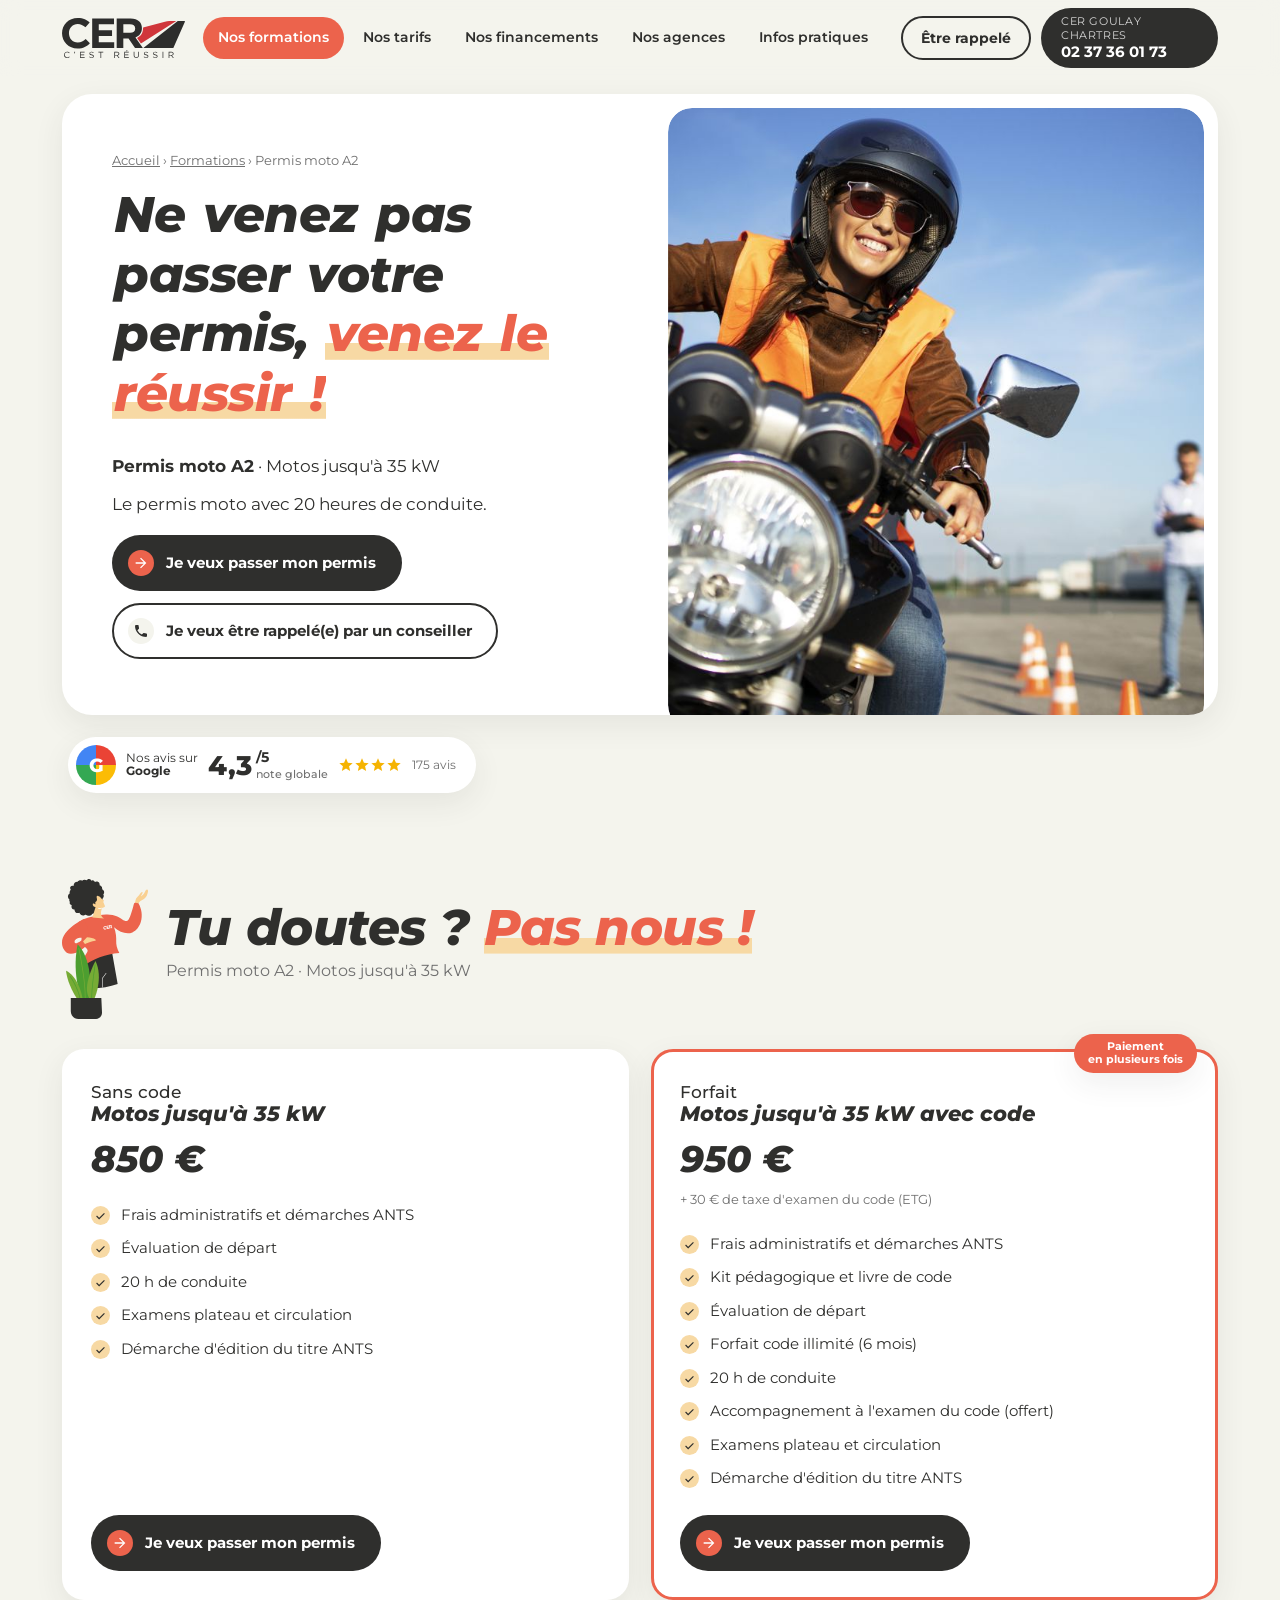
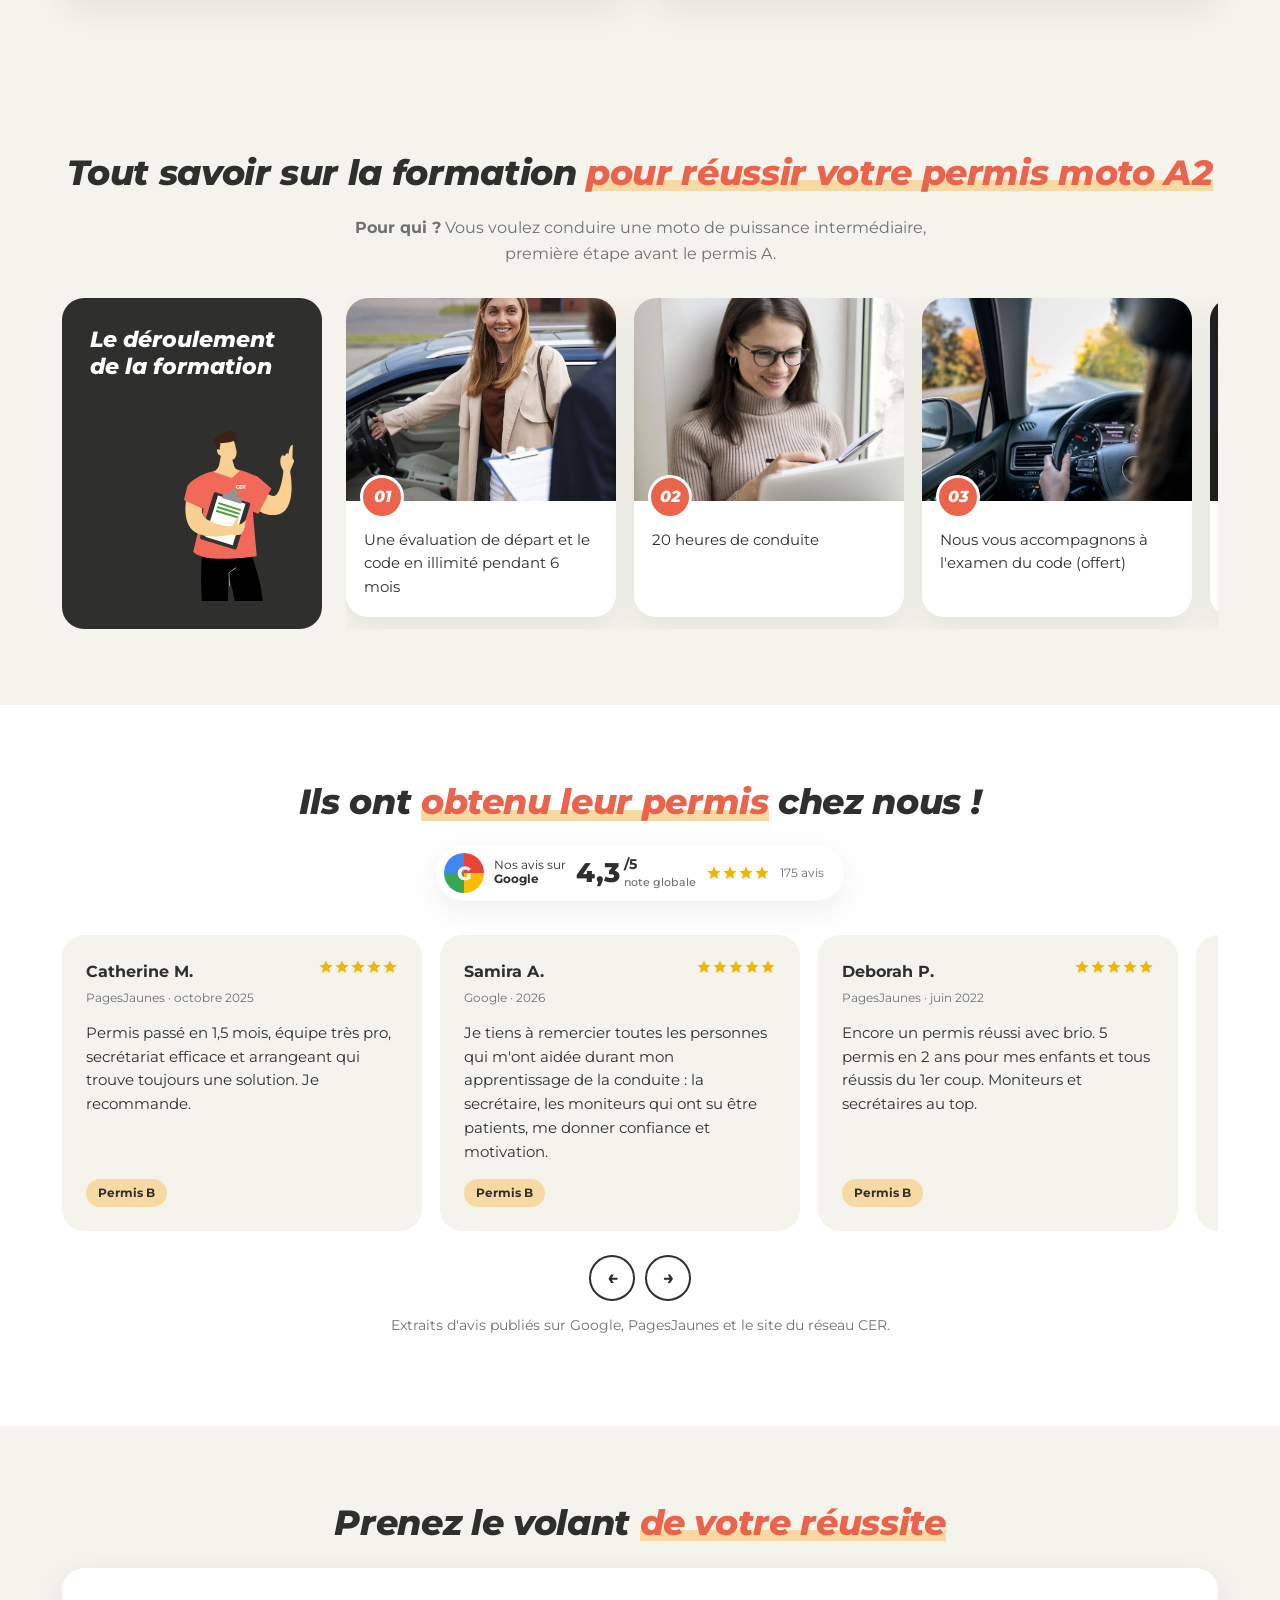
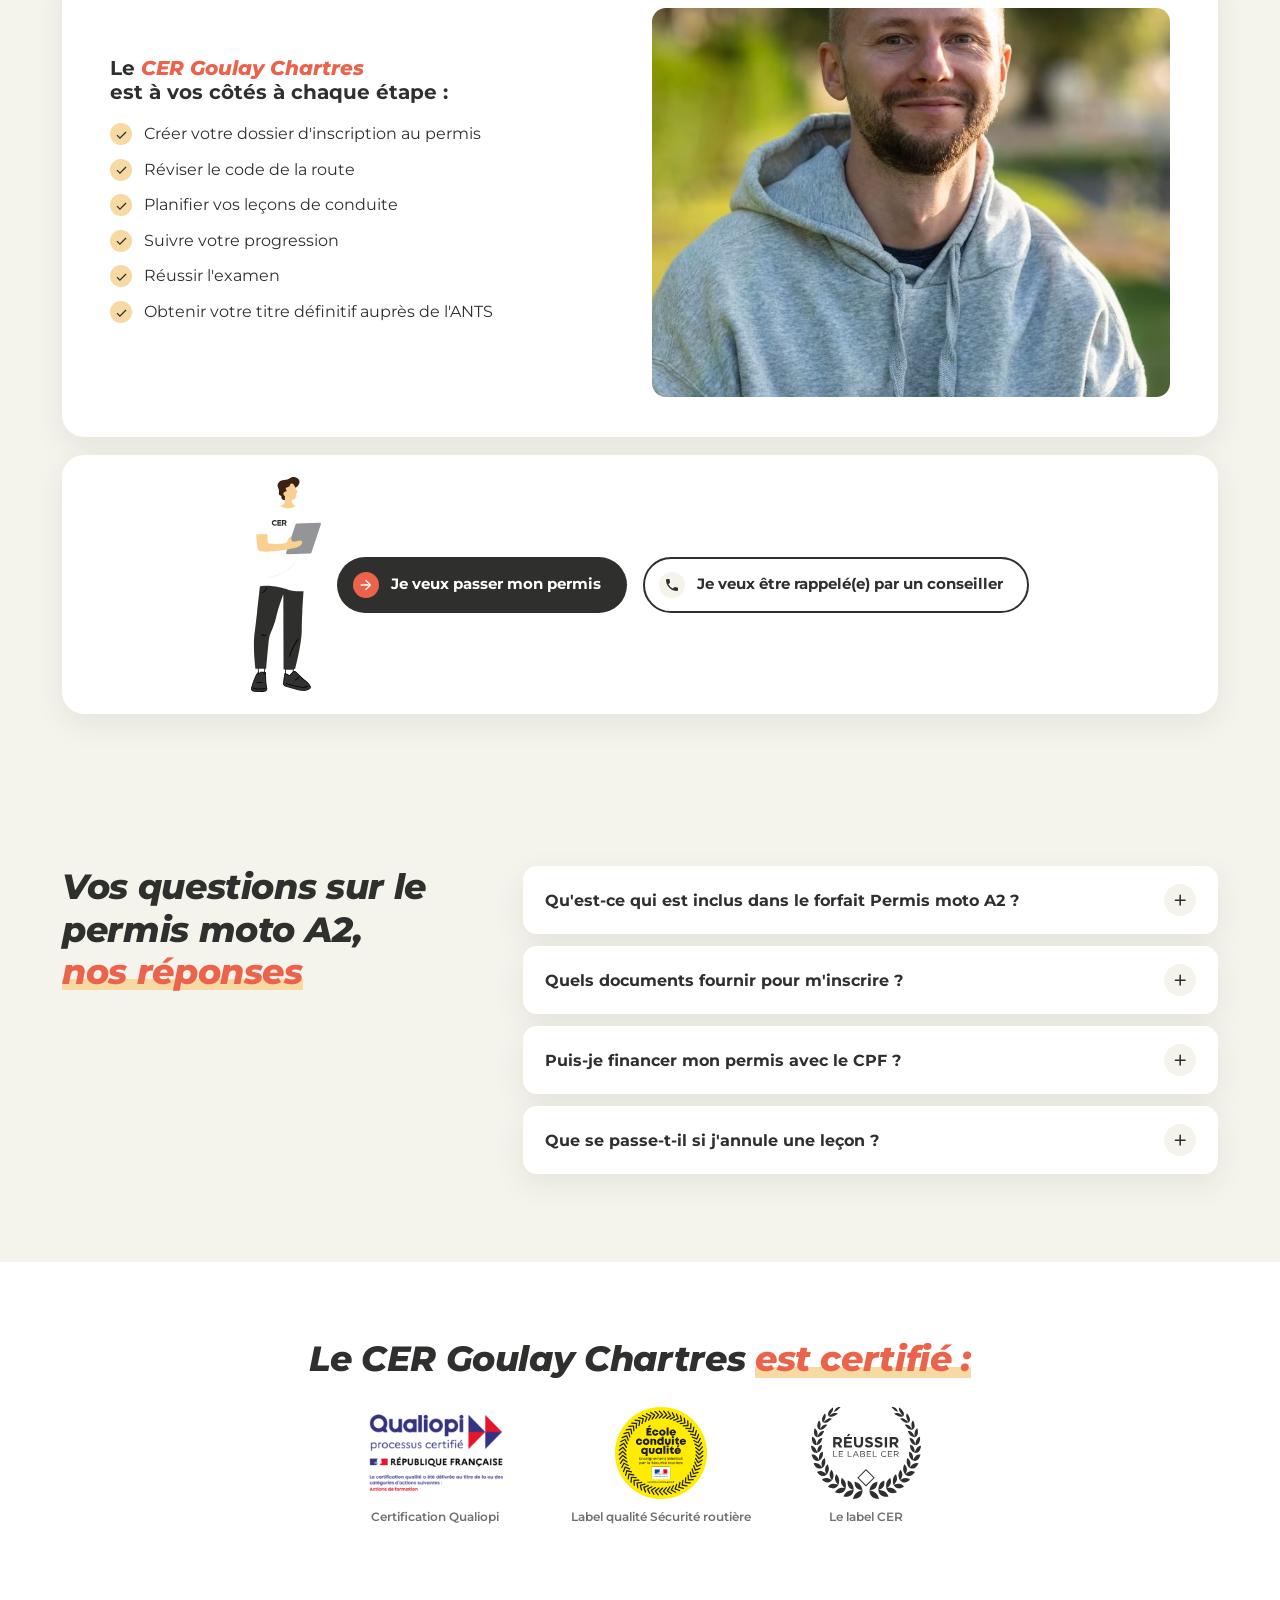
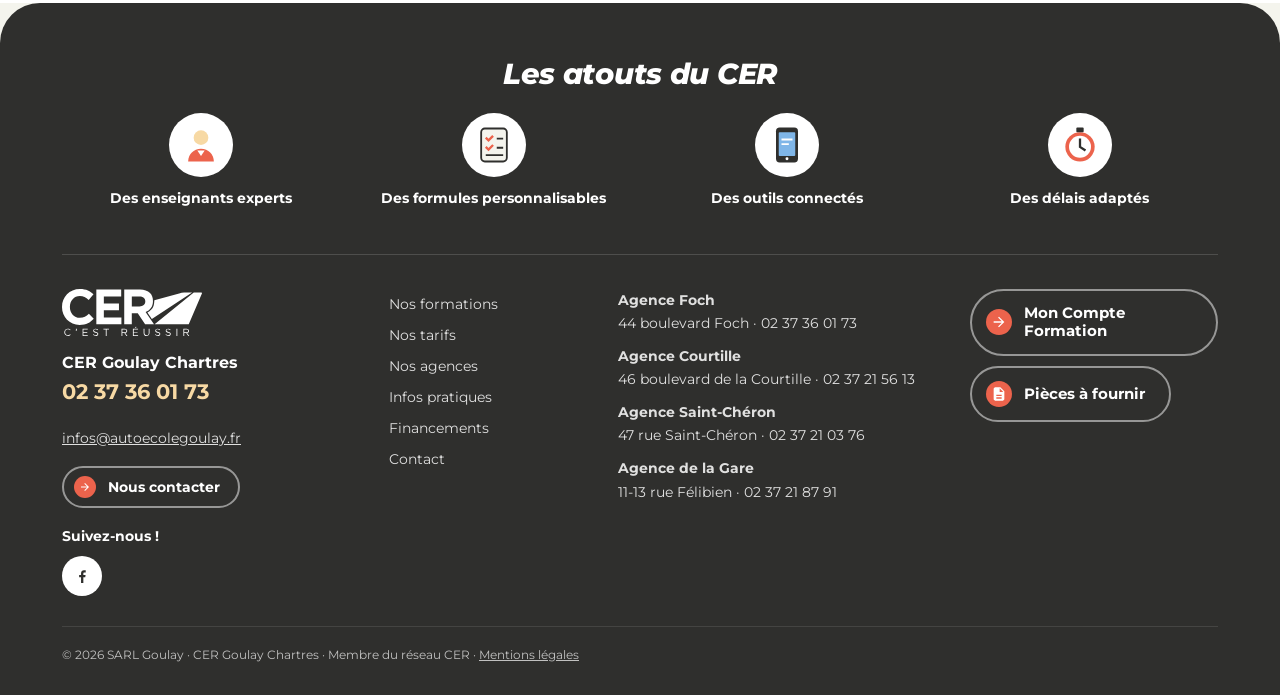
<file: formations/permis-moto-a2.html>
<!doctype html>
<html lang="fr">
<head>
<meta charset="utf-8">
<meta name="robots" content="noindex, nofollow">
<meta name="viewport" content="width=device-width, initial-scale=1">
<title>Permis moto A2 motos jusqu'à 35 kw à Chartres – CER Goulay</title>
<meta name="description" content="Permis moto A2 (Motos jusqu'à 35 kW) à Chartres avec CER Goulay : Le permis moto avec 20 heures de conduite. Prix : 950 € avec le code.">
<link rel="canonical" href="https://www.autoecolegoulay.fr/formations/permis-moto-a2.html">
<meta property="og:title" content="Permis moto A2 motos jusqu'à 35 kw à Chartres – CER Goulay">
<meta property="og:description" content="Permis moto A2 (Motos jusqu'à 35 kW) à Chartres avec CER Goulay : Le permis moto avec 20 heures de conduite. Prix : 950 € avec le code.">
<meta property="og:type" content="website">
<meta property="og:locale" content="fr_FR">
<meta name="theme-color" content="#2f2f2d">
<link rel="icon" href="../assets/favicon.svg" type="image/svg+xml">
<link rel="preconnect" href="https://fonts.googleapis.com">
<link rel="preconnect" href="https://fonts.gstatic.com" crossorigin>
<link rel="stylesheet" href="https://fonts.googleapis.com/css2?family=Montserrat:ital,wght@0,400;0,500;0,600;0,700;0,800;1,700;1,800&display=swap">
<link rel="stylesheet" href="../assets/style.css">
<script type="application/ld+json">{"@context":"https://schema.org","@type":"Course","name":"Permis moto A2 – Motos jusqu'à 35 kW","description":"Le permis moto avec 20 heures de conduite.","provider":{"@type":"DrivingSchool","name":"CER Goulay","sameAs":"https://www.autoecolegoulay.fr"},"offers":{"@type":"Offer","price":950,"priceCurrency":"EUR"}}</script>
</head>
<body>
<a class="skip" href="#contenu">Aller au contenu</a>
<script>document.documentElement.className+=" js"</script>
<div class="progression" aria-hidden="true"></div>
<header class="site-header">
  <div class="wrap header-inner">
    <a class="logo" href="../index.html" aria-label="CER Goulay – accueil"><img src="../assets/img/cer/logo-cer.svg" alt="CER C'est réussir" width="150" height="38"></a>
    <nav class="main-nav" id="menu" aria-label="Menu principal"><ul><li><a href="../formations.html" aria-current="page">Nos formations</a></li><li><a href="../tarifs.html">Nos tarifs</a></li><li><a href="../tarifs.html#financement">Nos financements</a></li><li><a href="../agences.html">Nos agences</a></li><li><a href="../infos-pratiques.html">Infos pratiques</a></li><li class="nav-contact"><a href="../contact.html">Contact</a></li></ul></nav>
    <div class="header-cta">
      <button class="btn-pill-line hide-md" type="button" data-ouvre="tiroir-rappel">Être rappelé</button>
      <a class="agence-pill" href="tel:+33237360173"><span>CER Goulay Chartres</span><strong>02 37 36 01 73</strong></a>
      <button class="menu-toggle" aria-expanded="false" aria-controls="menu"><span></span><span></span><span></span><span class="sr">Menu</span></button>
    </div>
  </div>
</header>
<main id="contenu">

<section class="hero-wrap"><div class="wrap">
  <div class="hero-panneau">
    <div class="hero-texte">
      <nav class="breadcrumb" aria-label="Fil d'Ariane"><a href="../index.html">Accueil</a> › <a href="../formations.html">Formations</a> › <span>Permis moto A2</span></nav>
      <h1 class="t-cer t-xl titre-anime"><span class="mot"><span style="--i:0">Ne</span></span> <span class="mot"><span style="--i:1">venez</span></span> <span class="mot"><span style="--i:2">pas</span></span> <span class="mot"><span style="--i:3">passer</span></span> <span class="mot"><span style="--i:4">votre</span></span> <span class="mot"><span style="--i:5">permis,</span></span> <em><span class="mot"><span style="--i:6">venez</span></span> <span class="mot"><span style="--i:7">le</span></span> <span class="mot"><span style="--i:8">réussir</span></span> <span class="mot"><span style="--i:9">!</span></span></em></h1>
      <p class="hero-sous apparait" style="--d:300ms"><strong>Permis moto A2</strong> · Motos jusqu'à 35 kW</p>
      <p class="lead apparait" style="--d:400ms">Le permis moto avec 20 heures de conduite.</p>
      <div class="hero-actions apparait" style="--d:550ms"><a class="btn btn-dark" href="../contact.html?formation=permis-moto-a2" ><svg viewBox="0 0 24 24" aria-hidden="true"><path d="M4 11h12.2l-5.6-5.6L12 4l8 8-8 8-1.4-1.4 5.6-5.6H4z"/></svg><span>Je veux passer mon permis</span></a><button class="btn btn-line" type="button" data-ouvre="tiroir-rappel"><svg viewBox="0 0 24 24" aria-hidden="true"><path d="M6.6 10.8a15.1 15.1 0 0 0 6.6 6.6l2.2-2.2c.3-.3.7-.4 1-.2 1.1.4 2.3.6 3.6.6.6 0 1 .4 1 1V20c0 .6-.4 1-1 1A17 17 0 0 1 3 4c0-.6.4-1 1-1h3.5c.6 0 1 .4 1 1 0 1.3.2 2.5.6 3.6.1.3 0 .7-.2 1l-2.3 2.2z"/></svg><span>Je veux être rappelé(e) par un conseiller</span></button></div>
    </div>
    <div class="hero-photo devoile" style="--d:200ms"><img src="../assets/img/reseau/a2.jpg" alt="" fetchpriority="high" data-parallaxe-img></div>
  </div>
  <div class="confiance apparait" style="--d:700ms"><div class="note-badge"><span class="note-logo">G</span><span class="note-src">Nos avis sur<br><strong>Google</strong></span><strong class="note-val">4,3</strong><span class="note-sur">/5<br><small>note globale</small></span><span class="etoiles" aria-label="4 sur 5"><svg viewBox="0 0 24 24" aria-hidden="true"><path d="m12 17.3 6.2 3.7-1.6-7 5.4-4.7-7.1-.6L12 2 9.1 8.7 2 9.3l5.4 4.7-1.6 7z"/></svg><svg viewBox="0 0 24 24" aria-hidden="true"><path d="m12 17.3 6.2 3.7-1.6-7 5.4-4.7-7.1-.6L12 2 9.1 8.7 2 9.3l5.4 4.7-1.6 7z"/></svg><svg viewBox="0 0 24 24" aria-hidden="true"><path d="m12 17.3 6.2 3.7-1.6-7 5.4-4.7-7.1-.6L12 2 9.1 8.7 2 9.3l5.4 4.7-1.6 7z"/></svg><svg viewBox="0 0 24 24" aria-hidden="true"><path d="m12 17.3 6.2 3.7-1.6-7 5.4-4.7-7.1-.6L12 2 9.1 8.7 2 9.3l5.4 4.7-1.6 7z"/></svg></span><span class="note-nb">175 avis</span></div></div>
</div></section>

<section class="section"><div class="wrap">
  <div class="titre-perso"><img src="../assets/img/cer/personnage-cer-8.svg" alt="" loading="lazy"><div><h2 class="t-cer t-xl">Tu doutes ? <em>Pas nous !</em></h2><p class="muted">Permis moto A2 · Motos jusqu'à 35 kW</p></div></div>
  
  <div class="formules deux"><article class="formule revele">
    
    <h3>Sans code<br><strong>Motos jusqu'à 35 kW</strong></h3>
    <p class="formule-prix">850 €</p>
    
    <ul class="puces petites"><li>Frais administratifs et démarches ANTS</li><li>Évaluation de départ</li><li>20 h de conduite</li><li>Examens plateau et circulation</li><li>Démarche d'édition du titre ANTS</li></ul>
    <a class="btn btn-dark" href="../contact.html?formation=permis-moto-a2" ><svg viewBox="0 0 24 24" aria-hidden="true"><path d="M4 11h12.2l-5.6-5.6L12 4l8 8-8 8-1.4-1.4 5.6-5.6H4z"/></svg><span>Je veux passer mon permis</span></a>
  </article><article class="formule vedette revele">
    <span class="pastille">Paiement<br>en plusieurs fois</span>
    <h3>Forfait<br><strong>Motos jusqu'à 35 kW avec code</strong></h3>
    <p class="formule-prix">950 €</p>
    <p class="formule-note">+ 30 € de taxe d'examen du code (ETG)</p>
    <ul class="puces petites"><li>Frais administratifs et démarches ANTS</li><li>Kit pédagogique et livre de code</li><li>Évaluation de départ</li><li>Forfait code illimité (6 mois)</li><li>20 h de conduite</li><li>Accompagnement à l'examen du code (offert)</li><li>Examens plateau et circulation</li><li>Démarche d'édition du titre ANTS</li></ul>
    <a class="btn btn-dark" href="../contact.html?formation=permis-moto-a2" ><svg viewBox="0 0 24 24" aria-hidden="true"><path d="M4 11h12.2l-5.6-5.6L12 4l8 8-8 8-1.4-1.4 5.6-5.6H4z"/></svg><span>Je veux passer mon permis</span></a>
  </article></div>
</div></section>



<section class="section"><div class="wrap">
  <h2 class="t-cer center">Tout savoir sur la formation <em>pour réussir votre permis moto A2</em></h2>
  <p class="center lead-c"><strong>Pour qui ?</strong> Vous voulez conduire une moto de puissance intermédiaire, première étape avant le permis A.</p>
  <div class="deroule">
    <div class="deroule-intro"><h3>Le déroulement de la formation</h3><img src="../assets/img/cer/personnage-cer-1.svg" alt="" loading="lazy"></div>
    <div class="deroule-rail"><article class="etape-carte revele"><div class="etape-img"><img src="../assets/img/reseau/evaluation.jpg" alt="" loading="lazy"><span>01</span></div><p>Une évaluation de départ et le code en illimité pendant 6 mois</p></article><article class="etape-carte revele"><div class="etape-img"><img src="../assets/img/reseau/theorie.jpg" alt="" loading="lazy"><span>02</span></div><p>20 heures de conduite</p></article><article class="etape-carte revele"><div class="etape-img"><img src="../assets/img/reseau/conduite.jpg" alt="" loading="lazy"><span>03</span></div><p>Nous vous accompagnons à l'examen du code (offert)</p></article><article class="etape-carte revele"><div class="etape-img"><img src="../assets/img/reseau/code-mobile.jpg" alt="" loading="lazy"><span>04</span></div><p>Examens plateau et circulation</p></article><article class="etape-carte revele"><div class="etape-img"><img src="../assets/img/reseau/retro.jpg" alt="" loading="lazy"><span>05</span></div><p>Nous faisons la démarche d'édition de votre permis auprès de l'ANTS</p></article></div>
  </div>
</div></section>

<section class="section avis-section"><div class="wrap">
  <h2 class="t-cer center">Ils ont <em>obtenu leur permis</em> chez nous !</h2>
  <div class="note-badge"><span class="note-logo">G</span><span class="note-src">Nos avis sur<br><strong>Google</strong></span><strong class="note-val">4,3</strong><span class="note-sur">/5<br><small>note globale</small></span><span class="etoiles" aria-label="4 sur 5"><svg viewBox="0 0 24 24" aria-hidden="true"><path d="m12 17.3 6.2 3.7-1.6-7 5.4-4.7-7.1-.6L12 2 9.1 8.7 2 9.3l5.4 4.7-1.6 7z"/></svg><svg viewBox="0 0 24 24" aria-hidden="true"><path d="m12 17.3 6.2 3.7-1.6-7 5.4-4.7-7.1-.6L12 2 9.1 8.7 2 9.3l5.4 4.7-1.6 7z"/></svg><svg viewBox="0 0 24 24" aria-hidden="true"><path d="m12 17.3 6.2 3.7-1.6-7 5.4-4.7-7.1-.6L12 2 9.1 8.7 2 9.3l5.4 4.7-1.6 7z"/></svg><svg viewBox="0 0 24 24" aria-hidden="true"><path d="m12 17.3 6.2 3.7-1.6-7 5.4-4.7-7.1-.6L12 2 9.1 8.7 2 9.3l5.4 4.7-1.6 7z"/></svg></span><span class="note-nb">175 avis</span></div>
  <div class="avis-rail" tabindex="0" aria-label="Avis d'élèves"><article class="avis-card">
  <header><div><strong>Catherine M.</strong><small>PagesJaunes · octobre 2025</small></div><span class="etoiles" aria-label="5 sur 5"><svg viewBox="0 0 24 24" aria-hidden="true"><path d="m12 17.3 6.2 3.7-1.6-7 5.4-4.7-7.1-.6L12 2 9.1 8.7 2 9.3l5.4 4.7-1.6 7z"/></svg><svg viewBox="0 0 24 24" aria-hidden="true"><path d="m12 17.3 6.2 3.7-1.6-7 5.4-4.7-7.1-.6L12 2 9.1 8.7 2 9.3l5.4 4.7-1.6 7z"/></svg><svg viewBox="0 0 24 24" aria-hidden="true"><path d="m12 17.3 6.2 3.7-1.6-7 5.4-4.7-7.1-.6L12 2 9.1 8.7 2 9.3l5.4 4.7-1.6 7z"/></svg><svg viewBox="0 0 24 24" aria-hidden="true"><path d="m12 17.3 6.2 3.7-1.6-7 5.4-4.7-7.1-.6L12 2 9.1 8.7 2 9.3l5.4 4.7-1.6 7z"/></svg><svg viewBox="0 0 24 24" aria-hidden="true"><path d="m12 17.3 6.2 3.7-1.6-7 5.4-4.7-7.1-.6L12 2 9.1 8.7 2 9.3l5.4 4.7-1.6 7z"/></svg></span></header>
  <p>Permis passé en 1,5 mois, équipe très pro, secrétariat efficace et arrangeant qui trouve toujours une solution. Je recommande.</p>
  <span class="avis-tag">Permis B</span>
</article><article class="avis-card">
  <header><div><strong>Samira A.</strong><small>Google · 2026</small></div><span class="etoiles" aria-label="5 sur 5"><svg viewBox="0 0 24 24" aria-hidden="true"><path d="m12 17.3 6.2 3.7-1.6-7 5.4-4.7-7.1-.6L12 2 9.1 8.7 2 9.3l5.4 4.7-1.6 7z"/></svg><svg viewBox="0 0 24 24" aria-hidden="true"><path d="m12 17.3 6.2 3.7-1.6-7 5.4-4.7-7.1-.6L12 2 9.1 8.7 2 9.3l5.4 4.7-1.6 7z"/></svg><svg viewBox="0 0 24 24" aria-hidden="true"><path d="m12 17.3 6.2 3.7-1.6-7 5.4-4.7-7.1-.6L12 2 9.1 8.7 2 9.3l5.4 4.7-1.6 7z"/></svg><svg viewBox="0 0 24 24" aria-hidden="true"><path d="m12 17.3 6.2 3.7-1.6-7 5.4-4.7-7.1-.6L12 2 9.1 8.7 2 9.3l5.4 4.7-1.6 7z"/></svg><svg viewBox="0 0 24 24" aria-hidden="true"><path d="m12 17.3 6.2 3.7-1.6-7 5.4-4.7-7.1-.6L12 2 9.1 8.7 2 9.3l5.4 4.7-1.6 7z"/></svg></span></header>
  <p>Je tiens à remercier toutes les personnes qui m'ont aidée durant mon apprentissage de la conduite : la secrétaire, les moniteurs qui ont su être patients, me donner confiance et motivation.</p>
  <span class="avis-tag">Permis B</span>
</article><article class="avis-card">
  <header><div><strong>Deborah P.</strong><small>PagesJaunes · juin 2022</small></div><span class="etoiles" aria-label="5 sur 5"><svg viewBox="0 0 24 24" aria-hidden="true"><path d="m12 17.3 6.2 3.7-1.6-7 5.4-4.7-7.1-.6L12 2 9.1 8.7 2 9.3l5.4 4.7-1.6 7z"/></svg><svg viewBox="0 0 24 24" aria-hidden="true"><path d="m12 17.3 6.2 3.7-1.6-7 5.4-4.7-7.1-.6L12 2 9.1 8.7 2 9.3l5.4 4.7-1.6 7z"/></svg><svg viewBox="0 0 24 24" aria-hidden="true"><path d="m12 17.3 6.2 3.7-1.6-7 5.4-4.7-7.1-.6L12 2 9.1 8.7 2 9.3l5.4 4.7-1.6 7z"/></svg><svg viewBox="0 0 24 24" aria-hidden="true"><path d="m12 17.3 6.2 3.7-1.6-7 5.4-4.7-7.1-.6L12 2 9.1 8.7 2 9.3l5.4 4.7-1.6 7z"/></svg><svg viewBox="0 0 24 24" aria-hidden="true"><path d="m12 17.3 6.2 3.7-1.6-7 5.4-4.7-7.1-.6L12 2 9.1 8.7 2 9.3l5.4 4.7-1.6 7z"/></svg></span></header>
  <p>Encore un permis réussi avec brio. 5 permis en 2 ans pour mes enfants et tous réussis du 1er coup. Moniteurs et secrétaires au top.</p>
  <span class="avis-tag">Permis B</span>
</article><article class="avis-card">
  <header><div><strong>Théo M.</strong><small>CER · février 2020</small></div><span class="etoiles" aria-label="5 sur 5"><svg viewBox="0 0 24 24" aria-hidden="true"><path d="m12 17.3 6.2 3.7-1.6-7 5.4-4.7-7.1-.6L12 2 9.1 8.7 2 9.3l5.4 4.7-1.6 7z"/></svg><svg viewBox="0 0 24 24" aria-hidden="true"><path d="m12 17.3 6.2 3.7-1.6-7 5.4-4.7-7.1-.6L12 2 9.1 8.7 2 9.3l5.4 4.7-1.6 7z"/></svg><svg viewBox="0 0 24 24" aria-hidden="true"><path d="m12 17.3 6.2 3.7-1.6-7 5.4-4.7-7.1-.6L12 2 9.1 8.7 2 9.3l5.4 4.7-1.6 7z"/></svg><svg viewBox="0 0 24 24" aria-hidden="true"><path d="m12 17.3 6.2 3.7-1.6-7 5.4-4.7-7.1-.6L12 2 9.1 8.7 2 9.3l5.4 4.7-1.6 7z"/></svg><svg viewBox="0 0 24 24" aria-hidden="true"><path d="m12 17.3 6.2 3.7-1.6-7 5.4-4.7-7.1-.6L12 2 9.1 8.7 2 9.3l5.4 4.7-1.6 7z"/></svg></span></header>
  <p>Très bonne auto-école, j'ai obtenu mon permis du premier coup en conduite accompagnée. Proche du lycée, horaires des cours correspondant aux sorties du lycée.</p>
  <span class="avis-tag">Conduite accompagnée</span>
</article><article class="avis-card">
  <header><div><strong>Gwendal C.</strong><small>Google · 2019</small></div><span class="etoiles" aria-label="5 sur 5"><svg viewBox="0 0 24 24" aria-hidden="true"><path d="m12 17.3 6.2 3.7-1.6-7 5.4-4.7-7.1-.6L12 2 9.1 8.7 2 9.3l5.4 4.7-1.6 7z"/></svg><svg viewBox="0 0 24 24" aria-hidden="true"><path d="m12 17.3 6.2 3.7-1.6-7 5.4-4.7-7.1-.6L12 2 9.1 8.7 2 9.3l5.4 4.7-1.6 7z"/></svg><svg viewBox="0 0 24 24" aria-hidden="true"><path d="m12 17.3 6.2 3.7-1.6-7 5.4-4.7-7.1-.6L12 2 9.1 8.7 2 9.3l5.4 4.7-1.6 7z"/></svg><svg viewBox="0 0 24 24" aria-hidden="true"><path d="m12 17.3 6.2 3.7-1.6-7 5.4-4.7-7.1-.6L12 2 9.1 8.7 2 9.3l5.4 4.7-1.6 7z"/></svg><svg viewBox="0 0 24 24" aria-hidden="true"><path d="m12 17.3 6.2 3.7-1.6-7 5.4-4.7-7.1-.6L12 2 9.1 8.7 2 9.3l5.4 4.7-1.6 7z"/></svg></span></header>
  <p>Les moniteurs sont à l'écoute de leurs élèves, ils sont sérieux et très gentils. J'ai eu mon permis du premier coup et plus rapidement que je ne l'espérais.</p>
  <span class="avis-tag">Permis B</span>
</article></div>
  <div class="rail-nav"><button type="button" class="rail-btn" data-rail="-1" aria-label="Avis précédents">←</button><button type="button" class="rail-btn" data-rail="1" aria-label="Avis suivants">→</button></div>
  <p class="center muted small">Extraits d'avis publiés sur Google, PagesJaunes et le site du réseau CER.</p>
</div></section>

<section class="section"><div class="wrap">
  <h2 class="t-cer center">Prenez le volant <em>de votre réussite</em></h2>
  <div class="carte volant revele">
    <div>
      <h3>Le <em>CER Goulay Chartres</em><br>est à vos côtés à chaque étape :</h3>
      <ul class="puces">
        <li>Créer votre dossier d'inscription au permis</li>
        <li>Réviser le code de la route</li>
        <li>Planifier vos leçons de conduite</li>
        <li>Suivre votre progression</li>
        <li>Réussir l'examen</li>
        <li>Obtenir votre titre définitif auprès de l'ANTS</li>
      </ul>
    </div>
    <img src="../assets/img/reseau/conseiller.jpg" alt="Un conseiller CER souriant" loading="lazy">
  </div>
  <div class="carte volant-cta revele"><img src="../assets/img/cer/personnage-cer-4.svg" alt=""><a class="btn btn-dark" href="../contact.html?formation=permis-moto-a2" ><svg viewBox="0 0 24 24" aria-hidden="true"><path d="M4 11h12.2l-5.6-5.6L12 4l8 8-8 8-1.4-1.4 5.6-5.6H4z"/></svg><span>Je veux passer mon permis</span></a><button class="btn btn-line" type="button" data-ouvre="tiroir-rappel"><svg viewBox="0 0 24 24" aria-hidden="true"><path d="M6.6 10.8a15.1 15.1 0 0 0 6.6 6.6l2.2-2.2c.3-.3.7-.4 1-.2 1.1.4 2.3.6 3.6.6.6 0 1 .4 1 1V20c0 .6-.4 1-1 1A17 17 0 0 1 3 4c0-.6.4-1 1-1h3.5c.6 0 1 .4 1 1 0 1.3.2 2.5.6 3.6.1.3 0 .7-.2 1l-2.3 2.2z"/></svg><span>Je veux être rappelé(e) par un conseiller</span></button></div>
</div></section>

<section class="section faq-section"><div class="wrap faq-grid">
  <h2 class="t-cer">Vos questions sur le permis moto A2,<br><em>nos réponses</em></h2>
  <div class="faq"><details><summary>Qu'est-ce qui est inclus dans le forfait Permis moto A2 ?<span class="faq-plus"><svg viewBox="0 0 24 24" aria-hidden="true"><path d="M11 5h2v6h6v2h-6v6h-2v-6H5v-2h6z"/></svg></span></summary><div class="faq-r"><ul><li>Frais administratifs et démarches ANTS</li><li>Kit pédagogique et livre de code</li><li>Évaluation de départ</li><li>Forfait code illimité (6 mois)</li><li>20 h de conduite</li><li>Accompagnement à l'examen du code (offert)</li><li>Examens plateau et circulation</li><li>Démarche d'édition du titre ANTS</li></ul></div></details><details><summary>Quels documents fournir pour m'inscrire ?<span class="faq-plus"><svg viewBox="0 0 24 24" aria-hidden="true"><path d="M11 5h2v6h6v2h-6v6h-2v-6H5v-2h6z"/></svg></span></summary><div class="faq-r"><p>Copie recto verso de la carte d'identité du candidat, et du permis si une catégorie est déjà obtenue, Pour les mineurs : copie recto verso de la carte d'identité du représentant légal, Attestation d'hébergement manuscrite, signée par l'hébergeant et le candidat… <button class="lien" type="button" data-ouvre="tiroir-docs">Voir la liste complète</button></p></div></details><details><summary>Puis-je financer mon permis avec le CPF ?<span class="faq-plus"><svg viewBox="0 0 24 24" aria-hidden="true"><path d="M11 5h2v6h6v2h-6v6h-2v-6H5v-2h6z"/></svg></span></summary><div class="faq-r"><p>Oui : nos formations au permis B sont éligibles au CPF. Nous sommes aussi partenaires du Permis à 1 € par jour et acceptons les financements France Travail.</p></div></details><details><summary>Que se passe-t-il si j'annule une leçon ?<span class="faq-plus"><svg viewBox="0 0 24 24" aria-hidden="true"><path d="M11 5h2v6h6v2h-6v6h-2v-6H5v-2h6z"/></svg></span></summary><div class="faq-r"><p>Toute leçon de conduite non décommandée 48 h à l'avance au secrétariat est due.</p></div></details></div>
</div></section>
<section class="section certifs-section"><div class="wrap">
  <h2 class="t-cer center">Le CER Goulay Chartres <em>est certifié :</em></h2>
  <div class="certifs">
    <figure class="revele"><img src="../assets/img/cer/logo-qualiopi.svg" alt="Qualiopi, processus certifié" loading="lazy"><figcaption>Certification Qualiopi</figcaption></figure>
    <figure class="revele"><img src="../assets/img/cer/logo-ecole-conduite-qualite.svg" alt="École conduite qualité" loading="lazy"><figcaption>Label qualité Sécurité routière</figcaption></figure>
    <figure class="revele"><img src="../assets/img/cer/label-reussir.svg" alt="Réussir, le label CER" loading="lazy"><figcaption>Le label CER</figcaption></figure>
  </div>
</div></section>
</main>
<footer class="site-footer">
  <div class="wrap">
    <h2 class="atouts-titre t-cer">Les atouts du CER</h2>
    <ul class="atouts">
      <li><svg viewBox="0 0 48 48" aria-hidden="true"><circle cx="24" cy="16" r="8" fill="#f7d9a4"/><path d="M10 42c0-8 6-14 14-14s14 6 14 14z" fill="#ec634c"/><path d="M20 30h8l-4 6z" fill="#fff"/></svg><span>Des enseignants experts</span></li>
      <li><svg viewBox="0 0 48 48" aria-hidden="true"><rect x="10" y="6" width="28" height="36" rx="4" fill="#f4f4ed" stroke="#2f2f2d" stroke-width="2"/><path d="m15 16 3 3 5-5M15 26l3 3 5-5" stroke="#ec634c" stroke-width="2.5" fill="none"/><path d="M27 17h7M27 27h7M15 35h19" stroke="#2f2f2d" stroke-width="2"/></svg><span>Des formules personnalisables</span></li>
      <li><svg viewBox="0 0 48 48" aria-hidden="true"><rect x="12" y="5" width="24" height="38" rx="4" fill="#2f2f2d"/><rect x="15" y="10" width="18" height="26" rx="1" fill="#7fb6e8"/><circle cx="24" cy="39" r="1.6" fill="#fff"/><path d="M18 18h12M18 23h8" stroke="#fff" stroke-width="2"/></svg><span>Des outils connectés</span></li>
      <li><svg viewBox="0 0 48 48" aria-hidden="true"><circle cx="24" cy="26" r="16" fill="#ec634c"/><circle cx="24" cy="26" r="12" fill="#fff"/><path d="M24 17v9l6 4" stroke="#2f2f2d" stroke-width="2.5" fill="none"/><rect x="20" y="5" width="8" height="5" rx="1" fill="#2f2f2d"/></svg><span>Des délais adaptés</span></li>
    </ul>
    <div class="footer-grid">
      <div>
        <img class="footer-logo" src="../assets/img/cer/logo-cer.svg" alt="CER C'est réussir" width="150" height="38">
        <p class="footer-agence">CER Goulay Chartres<br><a href="tel:+33237360173">02 37 36 01 73</a></p>
        <p><a class="footer-mail" href="mailto:infos@autoecolegoulay.fr">infos@autoecolegoulay.fr</a></p>
        <a class="btn btn-line-light btn-sm" href="../contact.html"><svg viewBox="0 0 24 24" aria-hidden="true"><path d="M4 11h12.2l-5.6-5.6L12 4l8 8-8 8-1.4-1.4 5.6-5.6H4z"/></svg><span>Nous contacter</span></a>
        <p class="suivez">Suivez-nous !</p><div class="socials"><a href="https://www.facebook.com/CERgoulay" rel="noopener" aria-label="Facebook"><svg viewBox="0 0 24 24" aria-hidden="true"><path d="M13.5 21v-7.5H16l.4-3h-2.9V8.6c0-.9.3-1.5 1.5-1.5h1.6V4.4c-.3 0-1.2-.1-2.3-.1-2.3 0-3.8 1.4-3.8 3.9v2.3H8v3h2.5V21h3z"/></svg></a></div>
      </div>
      <ul class="footer-links">
        <li><a href="../formations.html">Nos formations</a></li>
        <li><a href="../tarifs.html">Nos tarifs</a></li>
        <li><a href="../agences.html">Nos agences</a></li>
        <li><a href="../infos-pratiques.html">Infos pratiques</a></li>
        <li><a href="../tarifs.html#financement">Financements</a></li>
        <li><a href="../contact.html">Contact</a></li>
      </ul>
      <ul class="footer-agences"><li><strong>Agence Foch</strong><br>44 boulevard Foch · <a href="tel:+33237360173">02 37 36 01 73</a></li><li><strong>Agence Courtille</strong><br>46 boulevard de la Courtille · <a href="tel:+33237215613">02 37 21 56 13</a></li><li><strong>Agence Saint-Chéron</strong><br>47 rue Saint-Chéron · <a href="tel:+33237210376">02 37 21 03 76</a></li><li><strong>Agence de la Gare</strong><br>11-13 rue Félibien · <a href="tel:+33237218791">02 37 21 87 91</a></li></ul>
      <div class="footer-cta">
        <a class="btn btn-line-light" href="https://www.moncompteformation.gouv.fr" rel="noopener" target="_blank"><svg viewBox="0 0 24 24" aria-hidden="true"><path d="M4 11h12.2l-5.6-5.6L12 4l8 8-8 8-1.4-1.4 5.6-5.6H4z"/></svg><span>Mon Compte Formation</span></a>
        <button class="btn btn-line-light" type="button" data-ouvre="tiroir-docs"><svg viewBox="0 0 24 24" aria-hidden="true"><path d="M14 2H6a2 2 0 0 0-2 2v16c0 1.1.9 2 2 2h12a2 2 0 0 0 2-2V8l-6-6zm-1 7V3.5L18.5 9H13zM8 13h8v2H8v-2zm0 4h8v2H8v-2z"/></svg><span>Pièces à fournir</span></button>
      </div>
    </div>
    <p class="footer-bottom">© 2026 SARL Goulay · CER Goulay Chartres · Membre du réseau CER · <a href="../mentions-legales.html">Mentions légales</a></p>
  </div>
</footer>
<div class="mobile-bar" role="navigation" aria-label="Actions rapides">
  <a class="bar-btn" href="tel:+33237360173"><svg viewBox="0 0 24 24" aria-hidden="true"><path d="M6.6 10.8a15.1 15.1 0 0 0 6.6 6.6l2.2-2.2c.3-.3.7-.4 1-.2 1.1.4 2.3.6 3.6.6.6 0 1 .4 1 1V20c0 .6-.4 1-1 1A17 17 0 0 1 3 4c0-.6.4-1 1-1h3.5c.6 0 1 .4 1 1 0 1.3.2 2.5.6 3.6.1.3 0 .7-.2 1l-2.3 2.2z"/></svg><span>Appeler</span></a>
  
  <button class="bar-btn bar-primary" type="button" data-ouvre="tiroir-rappel"><svg viewBox="0 0 24 24" aria-hidden="true"><path d="M4 11h12.2l-5.6-5.6L12 4l8 8-8 8-1.4-1.4 5.6-5.6H4z"/></svg><span>Être rappelé</span></button>
</div>

<div class="tiroir" id="tiroir-rappel" role="dialog" aria-modal="true" aria-labelledby="tr-titre" hidden>
  <div class="tiroir-fond" data-ferme></div>
  <div class="tiroir-panneau">
    <button class="tiroir-x" type="button" data-ferme aria-label="Fermer"><svg viewBox="0 0 24 24" aria-hidden="true"><path d="M18.3 5.7 16.9 4.3 12 9.2 7.1 4.3 5.7 5.7l4.9 4.9-4.9 4.9 1.4 1.4 4.9-4.9 4.9 4.9 1.4-1.4-4.9-4.9z"/></svg></button>
    <div class="tiroir-tete"><img src="../assets/img/cer/conseiller-2.svg" alt="" width="91" height="78"><div><h2 id="tr-titre" class="t-cer">Vous souhaitez être rappelé(e) ?</h2><p>Pour que nous puissions vous rappeler, indiquez-nous vos disponibilités et vos coordonnées.</p></div></div>
    <form class="js-form form-rappel" action="" method="POST" data-email="infos@autoecolegoulay.fr" data-sujet="Demande de rappel" novalidate>
      <input type="hidden" name="demande" value="Être rappelé">
      <p class="obl">* Champs obligatoires</p>
      <div class="etape"><span class="num">01</span><div class="creneaux"><fieldset><legend>Lundi</legend><label class="puce"><input type="checkbox" name="creneaux" value="Lundi matin"><span>matin</span></label><label class="puce"><input type="checkbox" name="creneaux" value="Lundi après-midi"><span>après-midi</span></label></fieldset><fieldset><legend>Mardi</legend><label class="puce"><input type="checkbox" name="creneaux" value="Mardi matin"><span>matin</span></label><label class="puce"><input type="checkbox" name="creneaux" value="Mardi après-midi"><span>après-midi</span></label></fieldset><fieldset><legend>Mercredi</legend><label class="puce"><input type="checkbox" name="creneaux" value="Mercredi matin"><span>matin</span></label><label class="puce"><input type="checkbox" name="creneaux" value="Mercredi après-midi"><span>après-midi</span></label></fieldset><fieldset><legend>Jeudi</legend><label class="puce"><input type="checkbox" name="creneaux" value="Jeudi matin"><span>matin</span></label><label class="puce"><input type="checkbox" name="creneaux" value="Jeudi après-midi"><span>après-midi</span></label></fieldset><fieldset><legend>Vendredi</legend><label class="puce"><input type="checkbox" name="creneaux" value="Vendredi matin"><span>matin</span></label><label class="puce"><input type="checkbox" name="creneaux" value="Vendredi après-midi"><span>après-midi</span></label></fieldset><fieldset><legend>Samedi</legend><label class="puce"><input type="checkbox" name="creneaux" value="Samedi matin"><span>matin</span></label><label class="puce"><input type="checkbox" name="creneaux" value="Samedi après-midi"><span>après-midi</span></label></fieldset></div></div>
      <div class="etape"><span class="num">02</span><div><p class="etape-titre">Pour quelle formation ? *</p><div class="tuiles">
        <label class="tuile"><input type="radio" name="formation" value="Auto" required><img src="../assets/img/cer/permis-b.svg" alt=""><span>Auto</span></label>
        <label class="tuile"><input type="radio" name="formation" value="Moto"><img src="../assets/img/cer/permis-a1.svg" alt=""><span>Moto</span></label>
        <label class="tuile"><input type="radio" name="formation" value="Remorque"><img src="../assets/img/cer/permis-be.svg" alt=""><span>Remorque</span></label>
        <label class="tuile"><input type="radio" name="formation" value="Autres"><span class="tuile-autre">?</span><span>Autres</span></label>
      </div></div></div>
      <div class="etape"><span class="num">03</span><div class="champs">
        <input name="nom" placeholder="Votre nom*" autocomplete="family-name" required>
        <input name="prenom" placeholder="Votre prénom*" autocomplete="given-name">
        <input name="telephone" type="tel" placeholder="Votre téléphone*" autocomplete="tel" required>
        <input name="email" type="email" placeholder="Votre email" autocomplete="email">
      </div></div>
      <label class="consent"><input type="checkbox" name="consentement" required> En envoyant ce formulaire, j'accepte que mes informations soient utilisées pour être recontacté(e).</label>
      <div class="tiroir-pied"><p class="form-status" role="status" aria-live="polite"></p><button class="btn btn-dark btn-lg" type="submit"><svg viewBox="0 0 24 24" aria-hidden="true"><path d="M4 11h12.2l-5.6-5.6L12 4l8 8-8 8-1.4-1.4 5.6-5.6H4z"/></svg><span>Envoyez</span></button></div>
    </form>
  </div>
</div>
<div class="tiroir" id="tiroir-docs" role="dialog" aria-modal="true" aria-labelledby="td-titre" hidden>
  <div class="tiroir-fond" data-ferme></div>
  <div class="tiroir-panneau">
    <button class="tiroir-x" type="button" data-ferme aria-label="Fermer"><svg viewBox="0 0 24 24" aria-hidden="true"><path d="M18.3 5.7 16.9 4.3 12 9.2 7.1 4.3 5.7 5.7l4.9 4.9-4.9 4.9 1.4 1.4 4.9-4.9 4.9 4.9 1.4-1.4-4.9-4.9z"/></svg></button>
    <h2 id="td-titre" class="t-cer">Les pièces à fournir pour constituer votre dossier d'inscription</h2>
    <div class="doc-bloc"><img src="../assets/img/cer/permis-b.svg" alt=""><h3>Tous les permis</h3></div>
    <ul class="puces"><li>Copie recto verso de la carte d'identité du candidat, et du permis si une catégorie est déjà obtenue</li><li>Pour les mineurs : copie recto verso de la carte d'identité du représentant légal</li><li>Attestation d'hébergement manuscrite, signée par l'hébergeant et le candidat</li><li>Copie de l'ASSR 2 (obligatoire pour l'édition du permis)</li><li>Copie de l'attestation de recensement ou de la JAPD</li><li>Un justificatif de domicile de moins de 3 mois</li><li>4 photos d'identité ANTS (photos numériques avec signature certifiée)</li><li>5 timbres d'affranchissement postal</li></ul>
    <p class="muted">Un doute sur un document ? Appelez-nous au <a href="tel:+33237360173">02 37 36 01 73</a>.</p>
  </div>
</div>
<script src="../assets/main.js" defer></script>
</body>
</html>
</file>
<file: assets/style.css>
/* CER Goulay – charte du réseau CER (maquette CER_auto-ecole_site) */
:root {
  --anthracite: #2f2f2d;
  --corail: #ec634c;
  --corail-fonce: #d24f39;
  --creme: #f4f4ed;
  --beige: #f7d9a4;
  --gris: #707070;
  --ligne: #e3e3da;
  --rayon: 22px;
  --rayon-s: 14px;
  --ombre: 0 10px 30px rgba(47, 47, 45, .08);
  --ombre-forte: 0 18px 44px rgba(47, 47, 45, .16);
  --max: 1220px;
  --ease: cubic-bezier(.2, .7, .2, 1);
}
*, *::before, *::after { box-sizing: border-box; }
html { -webkit-text-size-adjust: 100%; scroll-behavior: smooth; }
body {
  margin: 0;
  font-family: Montserrat, system-ui, -apple-system, "Segoe UI", sans-serif;
  font-size: 16px;
  line-height: 1.6;
  color: var(--anthracite);
  background: var(--creme);
  overflow-x: hidden;
}
img { max-width: 100%; height: auto; display: block; }
a { color: inherit; }
svg { width: 1.15em; height: 1.15em; fill: currentColor; flex: none; }
button { font: inherit; cursor: pointer; color: inherit; }
h1, h2, h3, h4 { line-height: 1.2; margin: 0 0 .6em; }
p { margin: 0 0 1em; }
.wrap { width: 100%; max-width: var(--max); margin: 0 auto; padding: 0 16px; }
@media (min-width: 768px) { .wrap { padding: 0 32px; } }
.sr { position: absolute; width: 1px; height: 1px; overflow: hidden; clip: rect(0 0 0 0); white-space: nowrap; }
.skip { position: absolute; left: -999px; top: 8px; background: var(--anthracite); color: #fff; padding: 8px 14px; border-radius: 99px; z-index: 100; }
.skip:focus { left: 8px; }
.center { text-align: center; }
.muted { color: var(--gris); }
.small { font-size: .85rem; }
:focus-visible { outline: 3px solid var(--corail); outline-offset: 3px; }

/* ---------- Titres CER : gras italique, fin en corail ---------- */
.t-cer { font-weight: 800; font-style: italic; font-size: clamp(1.45rem, 3.2vw, 2.2rem); letter-spacing: -.01em; }
.t-cer em { color: var(--corail); font-style: italic; }
.t-xl { font-size: clamp(1.9rem, 4.6vw, 3.1rem); }
.t-clair { color: #fff; }
.sous-titre { font-weight: 700; font-size: 1.15rem; margin: 2.2em 0 1em; display: flex; align-items: center; gap: 12px; }
.sous-titre::after { content: ""; flex: 1; height: 2px; background: var(--ligne); }
.lead { font-size: 1.08rem; }
.lead-c { max-width: 640px; margin: 0 auto 2em; text-align: center; color: var(--gris); }

/* ---------- Boutons ---------- */
.btn {
  display: inline-flex; align-items: center; gap: 12px;
  padding: 13px 24px 13px 14px; border-radius: 99px; border: 2px solid transparent;
  font-weight: 700; font-size: .95rem; text-decoration: none; line-height: 1.2;
  transition: transform .25s var(--ease), background .25s, color .25s, box-shadow .25s;
}
.btn svg { width: 26px; height: 26px; padding: 5px; border-radius: 50%; transition: transform .3s var(--ease); }
.btn:hover svg { transform: translateX(3px); }
.btn:hover { transform: translateY(-2px); }
.btn-dark { background: var(--anthracite); color: #fff; }
.btn-dark svg { background: var(--corail); }
.btn-dark:hover { box-shadow: var(--ombre-forte); }
.btn-line { background: #fff; color: var(--anthracite); border-color: var(--anthracite); }
.btn-line svg { background: var(--creme); }
.btn-line:hover { background: var(--anthracite); color: #fff; }
.btn-line:hover svg { background: var(--corail); }
.btn-line-light { background: transparent; color: #fff; border-color: rgba(255, 255, 255, .5); }
.btn-line-light svg { background: var(--corail); }
.btn-line-light:hover { background: #fff; color: var(--anthracite); }
.btn-sm { padding: 8px 18px 8px 10px; font-size: .85rem; }
.btn-sm svg { width: 22px; height: 22px; }
.btn-lg { padding: 15px 30px 15px 16px; font-size: 1.02rem; }
.banniere-sombre .btn-dark { background: #fff; color: var(--anthracite); }
.lien { background: none; border: 0; padding: 0; color: var(--corail); font-weight: 700; text-decoration: underline; }
.lien-fort { color: var(--anthracite); font-weight: 700; text-decoration: none; display: inline-flex; align-items: center; gap: 6px; }
.lien-fort:hover { color: var(--corail); }
.lien-fleche { color: var(--corail); font-weight: 700; text-decoration: none; display: inline-flex; gap: 6px; align-items: center; }

/* ---------- En-tête ---------- */
.site-header { position: sticky; top: 0; z-index: 40; background: rgba(244, 244, 237, .92); backdrop-filter: blur(10px); -webkit-backdrop-filter: blur(10px); transition: box-shadow .3s; }
body.scrolle .site-header { box-shadow: 0 4px 22px rgba(47, 47, 45, .1); }
.header-inner { display: flex; align-items: center; gap: 18px; min-height: 76px; }
.logo img { width: 128px; height: auto; }
.main-nav { margin-left: auto; }
.main-nav ul { list-style: none; margin: 0; padding: 0; display: flex; gap: 4px; }
.main-nav a { display: block; padding: 9px 15px; border-radius: 99px; text-decoration: none; font-weight: 600; font-size: .9rem; white-space: nowrap; transition: background .2s, color .2s; }
.main-nav a:hover { background: #fff; }
.main-nav a[aria-current="page"] { background: var(--corail); color: #fff; }
.nav-contact { display: none; }
.header-cta { display: flex; align-items: center; gap: 10px; }
.btn-pill-line { border: 2px solid var(--anthracite); background: transparent; border-radius: 99px; padding: 9px 18px; font-weight: 700; font-size: .88rem; white-space: nowrap; transition: background .2s, color .2s; }
.btn-pill-line:hover { background: var(--anthracite); color: #fff; }
.agence-pill { display: flex; flex-direction: column; background: var(--anthracite); color: #fff; text-decoration: none; border-radius: 99px; padding: 7px 20px; line-height: 1.25; }
.agence-pill span { font-size: .66rem; text-transform: uppercase; letter-spacing: .06em; opacity: .8; }
.agence-pill strong { font-size: .95rem; white-space: nowrap; }
.menu-toggle { display: none; width: 46px; height: 46px; border-radius: 50%; border: 0; background: var(--anthracite); flex-direction: column; justify-content: center; align-items: center; gap: 4px; }
.menu-toggle span:not(.sr) { width: 18px; height: 2px; background: #fff; border-radius: 2px; transition: transform .3s, opacity .3s; }
.menu-toggle[aria-expanded="true"] span:nth-child(1) { transform: translateY(6px) rotate(45deg); }
.menu-toggle[aria-expanded="true"] span:nth-child(2) { opacity: 0; }
.menu-toggle[aria-expanded="true"] span:nth-child(3) { transform: translateY(-6px) rotate(-45deg); }

@media (max-width: 1180px) {
  .hide-md { display: none; }
}
@media (max-width: 1020px) {
  .menu-toggle { display: flex; }
  .header-inner { min-height: 66px; }
  .header-cta { margin-left: auto; }
  .main-nav { position: absolute; left: 0; right: 0; top: 100%; background: var(--creme); padding: 8px 16px 20px; box-shadow: 0 14px 24px rgba(47, 47, 45, .12); display: none; }
  .main-nav.open { display: block; animation: deroule .3s var(--ease); }
  .main-nav ul { flex-direction: column; }
  .main-nav a { padding: 13px 18px; font-size: 1rem; }
  .nav-contact { display: block; }
}
@media (max-width: 520px) {
  .logo img { width: 104px; }
  .agence-pill { padding: 6px 14px; }
  .agence-pill span { display: none; }
  .agence-pill strong { font-size: .85rem; }
}
@keyframes deroule { from { opacity: 0; transform: translateY(-8px); } }

/* ---------- Sections & cartes ---------- */
.section { padding: 56px 0; }
.section-tight { padding: 22px 0; }
@media (min-width: 900px) { .section { padding: 76px 0; } }
.carte { background: #fff; border-radius: var(--rayon); box-shadow: var(--ombre); }
.pad { padding: 28px; }
.carte-tete { display: flex; align-items: center; gap: 14px; margin-bottom: 14px; }
.carte-tete img { width: 54px; }
.carte-tete h3 { margin: 0; }
.grille-2, .grille-3, .grille-4 { display: grid; gap: 22px; }
@media (min-width: 700px) { .grille-2 { grid-template-columns: repeat(2, 1fr); } .grille-3, .grille-4 { grid-template-columns: repeat(2, 1fr); } }
@media (min-width: 1000px) { .grille-3 { grid-template-columns: repeat(3, 1fr); } .grille-4 { grid-template-columns: repeat(4, 1fr); } }

/* puces beiges de la maquette */
.puces { list-style: none; padding: 0; margin: 0 0 1.2em; }
.puces li { position: relative; padding: 5px 0 5px 34px; }
.puces li::before { content: ""; position: absolute; left: 0; top: 7px; width: 22px; height: 22px; border-radius: 50%; background: var(--beige) url("data:image/svg+xml,%3Csvg xmlns='http://www.w3.org/2000/svg' viewBox='0 0 24 24'%3E%3Cpath d='m9.5 16.2-4-4L4 13.7l5.5 5.5L20 8.7l-1.5-1.5z' fill='%232f2f2d'/%3E%3C/svg%3E") center / 15px no-repeat; }
.puces.petites li { font-size: .92rem; padding-left: 30px; }
.puces.petites li::before { width: 19px; height: 19px; background-size: 13px; }

/* ---------- Héros (panneau blanc arrondi) ---------- */
.hero-wrap { padding: 18px 0 10px; }
.hero-panneau { background: #fff; border-radius: 30px; box-shadow: var(--ombre); display: grid; overflow: hidden; }
.hero-texte { padding: 34px 24px 30px; }
.hero-sous { font-size: 1.05rem; margin-bottom: .6em; }
.hero-actions { display: flex; flex-wrap: wrap; gap: 12px; margin-top: 18px; }
.hero-photo { position: relative; min-height: 300px; overflow: hidden; }
.hero-photo img { position: absolute; top: -8%; left: 0; width: 100%; height: 116%; object-fit: cover; }
.photo-cta { position: absolute; right: 18px; bottom: 18px; width: 118px; height: 118px; border-radius: 50%; border: 0; background: var(--corail); color: #fff; font-weight: 700; font-size: .82rem; line-height: 1.25; box-shadow: var(--ombre-forte); animation: pulse 2.8s ease-in-out infinite; }
.photo-cta:hover { background: var(--anthracite); }
@keyframes pulse { 0%, 100% { box-shadow: 0 0 0 0 rgba(236, 99, 76, .45); } 50% { box-shadow: 0 0 0 16px rgba(236, 99, 76, 0); } }
@media (min-width: 900px) {
  .hero-panneau { grid-template-columns: 1.05fr 1fr; min-height: 520px; }
  .hero-texte { padding: 56px 50px; align-self: center; }
  .hero-photo { min-height: 100%; margin: 14px; border-radius: 24px; }
}
.page-panneau { grid-template-columns: 1fr; min-height: 0 !important; }
.page-panneau .hero-texte { padding: 36px 26px; }
.page-illu { display: none; }
@media (min-width: 900px) {
  .page-panneau { grid-template-columns: 1fr 260px; }
  .page-panneau .hero-texte { padding: 48px 50px; }
  .page-illu { display: flex; align-items: flex-end; justify-content: center; padding: 20px 30px 0; background: linear-gradient(180deg, #fff, var(--creme)); }
  .page-illu img { max-height: 210px; }
}
.breadcrumb { font-size: .82rem; color: var(--gris); margin-bottom: 14px; }
.breadcrumb a { color: var(--gris); }

/* bandeau de confiance + note Google */
.confiance { display: flex; flex-wrap: wrap; align-items: center; justify-content: space-between; gap: 16px; padding: 22px 6px 0; }
.confiance-txt { margin: 0; font-weight: 600; }
.confiance-txt em { font-weight: 800; font-style: italic; color: var(--corail); }
.note-badge { display: inline-flex; align-items: center; gap: 10px; background: #fff; border-radius: 99px; padding: 8px 20px 8px 8px; box-shadow: var(--ombre); flex-wrap: wrap; line-height: 1.15; }
.note-logo { width: 40px; height: 40px; border-radius: 50%; display: grid; place-items: center; font-weight: 800; font-size: 1.2rem; color: #fff; background: conic-gradient(#ea4335 0 25%, #fbbc05 0 50%, #34a853 0 75%, #4285f4 0); }
.note-src { font-size: .72rem; }
.note-val { font-size: 1.7rem; font-weight: 800; }
.note-sur { font-size: .9rem; font-weight: 700; margin-left: -6px; }
.note-sur small { font-weight: 500; font-size: .66rem; color: var(--gris); }
.note-nb { font-size: .75rem; color: var(--gris); }
.etoiles { color: #f5b301; display: inline-flex; }
.etoiles svg { width: 16px; height: 16px; }
.section .note-badge { display: flex; width: max-content; max-width: 100%; margin: 0 auto 28px; }

/* ---------- Tuiles formations (photo + titre + flèche) ---------- */
.titre-perso { display: flex; align-items: center; gap: 18px; }
.titre-perso img { width: 86px; }
.titre-perso h2 { margin: 0; }
.tuile-photo { position: relative; display: block; aspect-ratio: 4 / 3; border-radius: var(--rayon); overflow: hidden; color: #fff; text-decoration: none; box-shadow: var(--ombre); isolation: isolate; }
.tuile-photo img { position: absolute; inset: 0; width: 100%; height: 100%; object-fit: cover; transition: transform .7s var(--ease); z-index: -2; }
.tuile-voile { position: absolute; inset: 0; background: linear-gradient(180deg, rgba(47, 47, 45, 0) 35%, rgba(47, 47, 45, .88)); z-index: -1; }
.tuile-txt { position: absolute; left: 20px; right: 70px; bottom: 18px; display: flex; flex-direction: column; gap: 3px; }
.tuile-txt strong { font-size: 1.2rem; font-style: italic; font-weight: 800; line-height: 1.15; }
.tuile-txt > span { font-size: .85rem; opacity: .92; }
.tuile-fleche { position: absolute; right: 16px; bottom: 18px; width: 44px; height: 44px; border-radius: 50%; background: var(--corail); display: grid; place-items: center; transition: transform .35s var(--ease), background .3s, color .3s; }
.tuile-fleche svg { width: 22px; height: 22px; }
.tuile-photo:hover img { transform: scale(1.07); }
.tuile-photo:hover .tuile-fleche { transform: translateX(4px) rotate(-45deg); background: #fff; color: var(--corail); }
.badge-corail { display: inline-block; vertical-align: middle; background: var(--corail); color: #fff; font-style: normal; font-size: .62rem; font-weight: 700; text-transform: uppercase; letter-spacing: .05em; padding: 3px 8px; border-radius: 99px; }

/* ---------- Bannières ---------- */
.banniere-cpf { display: grid; gap: 22px; padding: 26px; align-items: center; overflow: hidden; }
.cpf-img { width: 100%; border-radius: var(--rayon-s); aspect-ratio: 16 / 10; object-fit: cover; }
.cpf-pied { display: flex; flex-wrap: wrap; align-items: center; gap: 16px; }
.cpf-pied img { height: 46px; width: auto; }
@media (min-width: 860px) { .banniere-cpf { grid-template-columns: 360px 1fr; padding: 28px 44px 28px 28px; } }
.banniere-sombre { background: var(--anthracite); color: #fff; border-radius: var(--rayon); display: grid; overflow: hidden; }
.banniere-sombre > div { padding: 34px 28px; }
.banniere-sombre img { width: 100%; height: 100%; min-height: 230px; object-fit: cover; }
.prix-clair { font-size: 2rem; font-weight: 800; font-style: italic; color: var(--beige); }
@media (min-width: 860px) { .banniere-sombre { grid-template-columns: 1.2fr 1fr; } .banniere-sombre > div { padding: 48px; } }

/* ---------- Galerie ---------- */
.galerie { display: grid; gap: 14px; grid-template-columns: repeat(2, 1fr); grid-auto-rows: 160px; }
.galerie figure { margin: 0; position: relative; border-radius: var(--rayon-s); overflow: hidden; }
.galerie img { width: 100%; height: 100%; object-fit: cover; transition: transform .7s var(--ease); }
.galerie figure:hover img { transform: scale(1.06); }
.galerie figcaption { position: absolute; left: 10px; bottom: 10px; background: rgba(47, 47, 45, .82); color: #fff; font-size: .75rem; font-weight: 600; padding: 5px 10px; border-radius: 99px; max-width: calc(100% - 20px); opacity: 0; transform: translateY(6px); transition: .35s var(--ease); }
.galerie figure:hover figcaption { opacity: 1; transform: none; }
.g-large { grid-column: span 2; grid-row: span 2; }
.g-wide { grid-column: span 2; }
@media (min-width: 860px) { .galerie { grid-template-columns: repeat(4, 1fr); grid-auto-rows: 200px; } }

/* ---------- Avis ---------- */
.avis-section { background: #fff; }
.avis-rail { display: grid; grid-auto-flow: column; grid-auto-columns: min(86%, 360px); gap: 18px; overflow-x: auto; scroll-snap-type: x mandatory; padding: 6px 4px 18px; scrollbar-width: none; }
.avis-rail::-webkit-scrollbar { display: none; }
.avis-card { scroll-snap-align: start; background: var(--creme); border-radius: var(--rayon); padding: 24px; display: flex; flex-direction: column; }
.avis-card header { display: flex; justify-content: space-between; gap: 10px; margin-bottom: 12px; }
.avis-card header strong { display: block; }
.avis-card header small { color: var(--gris); font-size: .75rem; }
.avis-card p { font-size: .93rem; flex: 1; }
.avis-tag { align-self: flex-start; background: var(--beige); border-radius: 99px; padding: 4px 12px; font-size: .75rem; font-weight: 700; }
.rail-nav { display: flex; justify-content: center; gap: 10px; margin: 6px 0 14px; }
.rail-btn { width: 46px; height: 46px; border-radius: 50%; border: 2px solid var(--anthracite); background: #fff; font-size: 1.2rem; font-weight: 700; transition: background .2s, color .2s; }
.rail-btn:hover { background: var(--anthracite); color: #fff; }

/* ---------- Agences ---------- */
.agence-card { overflow: hidden; height: 100%; display: flex; flex-direction: column; transition: transform .35s var(--ease), box-shadow .35s; }
.agence-card:hover { transform: translateY(-4px); box-shadow: var(--ombre-forte); }
.agence-photo { aspect-ratio: 16 / 10; overflow: hidden; }
.agence-photo img { width: 100%; height: 100%; object-fit: cover; }
.agence-photo-vide { background: var(--beige); display: flex; flex-direction: column; align-items: center; justify-content: flex-end; gap: 6px; padding-top: 12px; }
.agence-photo-vide img { height: 72%; width: auto; object-fit: contain; }
.agence-photo-vide span { font-size: .75rem; font-weight: 700; padding: 0 10px 10px; text-align: center; }
.agence-corps { padding: 20px 22px 22px; display: flex; flex-direction: column; flex: 1; }
.agence-corps h3 { font-style: italic; font-weight: 800; margin-bottom: .4em; }
.agence-corps h4 { margin: 1.2em 0 .4em; font-size: .9rem; }
.agence-addr { display: flex; gap: 8px; font-size: .92rem; }
.agence-addr svg { color: var(--corail); margin-top: 3px; }
.agence-corps .btn { align-self: flex-start; margin-top: auto; }
.agrement { font-size: .72rem; color: var(--gris); margin: 12px 0 0; }
.map { margin-top: 16px; border-radius: var(--rayon-s); overflow: hidden; aspect-ratio: 16 / 9; }
.map iframe { width: 100%; height: 100%; border: 0; }
.hours { width: 100%; border-collapse: collapse; font-size: .88rem; }
.hours th, .hours td { padding: 5px 0; border-bottom: 1px solid var(--ligne); text-align: left; vertical-align: top; }
.hours th { font-weight: 600; padding-right: 12px; white-space: nowrap; }

/* ---------- FAQ ---------- */
.faq-grid { display: grid; gap: 26px; }
@media (min-width: 900px) { .faq-grid { grid-template-columns: 1fr 1.6fr; align-items: start; } .faq-grid > h2 { position: sticky; top: 110px; } }
.faq details { background: #fff; border-radius: var(--rayon-s); margin-bottom: 12px; box-shadow: var(--ombre); overflow: hidden; }
.faq summary { list-style: none; cursor: pointer; padding: 18px 22px; font-weight: 700; display: flex; justify-content: space-between; align-items: center; gap: 14px; }
.faq summary::-webkit-details-marker { display: none; }
.faq-plus { width: 32px; height: 32px; border-radius: 50%; background: var(--creme); display: grid; place-items: center; flex: none; transition: transform .3s var(--ease), background .3s; }
.faq details[open] .faq-plus { transform: rotate(45deg); background: var(--corail); color: #fff; }
.faq-r { padding: 0 22px 16px; color: #4a4a47; }
.faq-r ul { padding-left: 20px; margin: 0; }

/* ---------- Certifications ---------- */
.certifs-section { background: #fff; }
.certifs { display: flex; flex-wrap: wrap; justify-content: center; gap: 30px 60px; margin-top: 26px; }
.certifs figure { margin: 0; text-align: center; }
.certifs img { height: 92px; width: auto; margin: 0 auto 8px; }
.certifs figcaption { font-size: .78rem; color: var(--gris); font-weight: 600; }

/* ---------- Page formation ---------- */
.bascule { display: inline-flex; flex-wrap: wrap; align-items: center; gap: 8px; background: #fff; border-radius: 99px; padding: 6px 6px 6px 18px; margin: 22px 0 6px; box-shadow: var(--ombre); }
.bascule span { font-weight: 700; font-size: .9rem; margin-right: 6px; }
.bascule a { padding: 8px 18px; border-radius: 99px; text-decoration: none; font-weight: 700; font-size: .9rem; border: 2px solid var(--anthracite); }
.bascule a[aria-current="page"] { background: var(--anthracite); color: #fff; }
.formules { display: grid; gap: 22px; margin-top: 30px; align-items: stretch; }
@media (min-width: 760px) { .formules.deux { grid-template-columns: repeat(2, 1fr); } }
@media (min-width: 1000px) { .formules:not(.un):not(.deux) { grid-template-columns: repeat(3, 1fr); } }
.formules.un { max-width: 520px; }
.formule { position: relative; background: #fff; border-radius: var(--rayon); padding: 30px 26px 26px; box-shadow: var(--ombre); border: 3px solid transparent; display: flex; flex-direction: column; transition: transform .35s var(--ease), box-shadow .35s; }
.formule:hover { transform: translateY(-5px); box-shadow: var(--ombre-forte); }
.formule.vedette { border-color: var(--corail); }
.formule h3 { font-weight: 500; font-size: 1.05rem; }
.formule h3 strong { font-weight: 800; font-style: italic; font-size: 1.3rem; }
.formule-prix { font-size: 2.3rem; font-weight: 800; font-style: italic; line-height: 1; margin: .1em 0 .3em; }
.formule-prix small { display: block; font-size: .85rem; font-weight: 600; font-style: normal; color: var(--gris); margin-top: 8px; }
.formule-note { font-size: .82rem; color: var(--gris); margin-bottom: .6em; }
.formule .puces { margin-top: 10px; }
.formule .btn { margin-top: auto; align-self: flex-start; }
.pastille { position: absolute; top: -18px; right: 18px; background: var(--corail); color: #fff; border-radius: 99px; padding: 6px 14px; font-size: .7rem; font-weight: 700; line-height: 1.2; text-align: center; box-shadow: var(--ombre); }

.deroule { display: grid; gap: 24px; }
.deroule-intro { background: var(--anthracite); color: #fff; border-radius: var(--rayon); padding: 28px; display: flex; flex-direction: column; justify-content: space-between; }
.deroule-intro h3 { font-style: italic; font-weight: 800; font-size: 1.4rem; }
.deroule-intro img { width: 110px; align-self: flex-end; }
.deroule-rail { display: grid; grid-auto-flow: column; grid-auto-columns: min(78%, 270px); gap: 18px; overflow-x: auto; scroll-snap-type: x mandatory; padding-bottom: 12px; }
.etape-carte { scroll-snap-align: start; background: #fff; border-radius: var(--rayon); overflow: hidden; box-shadow: var(--ombre); }
.etape-img { position: relative; aspect-ratio: 4 / 3; }
.etape-img img { width: 100%; height: 100%; object-fit: cover; }
.etape-img span { position: absolute; left: 14px; bottom: -18px; width: 44px; height: 44px; border-radius: 50%; background: var(--corail); color: #fff; font-weight: 800; font-style: italic; display: grid; place-items: center; border: 3px solid #fff; }
.etape-carte p { padding: 28px 18px 18px; margin: 0; font-size: .92rem; }
@media (min-width: 900px) { .deroule { grid-template-columns: 260px minmax(0, 1fr); } }

.volant { display: grid; gap: 24px; padding: 30px; align-items: center; margin-top: 24px; overflow: hidden; }
.volant h3 { font-weight: 700; font-size: 1.25rem; }
.volant h3 em { font-style: italic; font-weight: 800; color: var(--corail); }
.volant img { border-radius: var(--rayon-s); width: 100%; aspect-ratio: 4 / 3; object-fit: cover; }
@media (min-width: 860px) { .volant { grid-template-columns: 1fr 1fr; padding: 40px 48px; } }
.volant-cta { display: flex; flex-wrap: wrap; align-items: center; justify-content: center; gap: 16px; padding: 22px; margin-top: 18px; }
.volant-cta img { width: 70px; }

/* ---------- Tarifs ---------- */
.table-scroll { overflow-x: auto; border-radius: var(--rayon); box-shadow: var(--ombre); background: #fff; }
.price-table { width: 100%; border-collapse: collapse; }
.price-table th, .price-table td { padding: 13px 18px; border-bottom: 1px solid var(--ligne); text-align: left; vertical-align: middle; }
.price-table tbody tr:last-child > * { border-bottom: 0; }
.price-table thead th { background: var(--anthracite); color: #fff; font-size: .85rem; }
.price-table th[scope="row"] { font-weight: 600; }
.price-table th[scope="row"] a { font-weight: 800; font-style: italic; text-decoration: none; display: block; }
.price-table th[scope="row"] a:hover { color: var(--corail); }
.price-table .muted { font-size: .82rem; font-weight: 500; }
.price-table .num { text-align: right; font-weight: 700; white-space: nowrap; }
.price-table tbody tr:hover { background: #fbfbf7; }
.compare { min-width: 520px; }
@media (max-width: 640px) {
  .compare { min-width: 0; }
  .price-table th, .price-table td { padding: 11px 12px; font-size: .9rem; }
  .price-table thead th { white-space: normal; }
}
.note { font-size: .85rem; color: var(--gris); margin-top: 14px; }
.autres { list-style: none; padding: 0; display: grid; gap: 10px; }
@media (min-width: 760px) { .autres { grid-template-columns: repeat(2, 1fr); } }
.autres li { background: #fff; border-radius: var(--rayon-s); padding: 14px 20px; display: flex; justify-content: space-between; gap: 14px; align-items: center; box-shadow: var(--ombre); }
.autres strong { white-space: nowrap; }
.prose h2 { font-size: 1.2rem; margin-top: 1.4em; }
.prose h2:first-child { margin-top: 0; }

/* ---------- Formulaires ---------- */
.obl { font-size: .78rem; color: var(--gris); margin-bottom: 10px; }
.champs { display: grid; gap: 12px; margin-bottom: 12px; }
@media (min-width: 560px) { .champs { grid-template-columns: 1fr 1fr; } }
input:not([type="checkbox"]):not([type="radio"]), select, textarea {
  width: 100%; font: inherit; font-size: .95rem; color: var(--anthracite);
  border: 2px solid var(--ligne); background: #fff; border-radius: 99px; padding: 13px 20px;
  transition: border-color .2s;
}
textarea { border-radius: 20px; resize: vertical; margin-bottom: 12px; }
input:focus, select:focus, textarea:focus { outline: 0; border-color: var(--anthracite); }
.consent { display: flex; gap: 10px; align-items: flex-start; font-size: .82rem; color: var(--gris); margin: 6px 0 14px; }
.consent input { margin-top: 3px; accent-color: var(--corail); width: 18px; height: 18px; flex: none; }
.etape-titre { font-weight: 700; display: block; margin-bottom: 10px; }
.choix { border: 0; padding: 0; margin: 0 0 14px; display: flex; flex-wrap: wrap; gap: 8px; }
.puce { position: relative; display: inline-flex; }
.puce input { position: absolute; opacity: 0; inset: 0; cursor: pointer; margin: 0; }
.puce span { padding: 7px 14px; border-radius: 99px; border: 2px solid var(--ligne); background: #fff; font-size: .82rem; font-weight: 600; transition: .2s; }
.puce input:checked + span { background: var(--anthracite); border-color: var(--anthracite); color: #fff; }
.puce input:focus-visible + span { outline: 3px solid var(--corail); outline-offset: 2px; }
.form-status { margin: 0; font-weight: 600; font-size: .9rem; }
.form-status.ok { color: #1f7a4a; }
.form-status.err { color: var(--corail-fonce); }
.tiroir-pied { display: flex; flex-wrap: wrap; align-items: center; justify-content: flex-end; gap: 14px; }
.tiroir-pied .form-status { flex: 1; min-width: 180px; }

.contact-panneau { padding: 30px 22px; gap: 34px; }
@media (min-width: 960px) { .contact-panneau { grid-template-columns: 1fr 1.2fr; padding: 50px; } }
.contact-illu { width: 90px; margin-bottom: 14px; }
.contact-agences { list-style: none; padding: 0; margin: 0 0 20px; font-size: .9rem; }
.contact-agences li { display: flex; gap: 8px; padding: 6px 0; }
.contact-agences svg { color: var(--corail); margin-top: 3px; }
.form-contact { background: var(--creme); border-radius: var(--rayon); padding: 26px 22px; min-width: 0; }
@media (min-width: 560px) { .form-contact { padding: 30px; } }

/* ---------- Tiroirs latéraux (maquette « être rappelé », « pièces à fournir ») ---------- */
.tiroir { position: fixed; inset: 0; z-index: 80; display: flex; justify-content: flex-end; }
.tiroir[hidden] { display: none; }
.tiroir-fond { position: absolute; inset: 0; background: rgba(47, 47, 45, .55); animation: fondu .3s; }
.tiroir-panneau { position: relative; width: min(640px, 100%); height: 100%; overflow-y: auto; background: #fff; padding: 34px 18px 40px; animation: glisse .4s var(--ease); overscroll-behavior: contain; }
@media (min-width: 560px) { .tiroir-panneau { padding: 44px 44px 50px; border-radius: 30px 0 0 30px; } }
.tiroir-x { position: absolute; top: 14px; right: 14px; width: 42px; height: 42px; border-radius: 50%; border: 0; background: var(--creme); display: grid; place-items: center; }
.tiroir-x:hover { background: var(--anthracite); color: #fff; }
.tiroir-tete { display: flex; gap: 16px; align-items: flex-start; margin-bottom: 18px; padding-right: 40px; }
.tiroir-tete img { width: 70px; flex: none; }
.tiroir-tete h2 { font-size: 1.45rem; margin-bottom: .3em; }
.tiroir-tete p { font-size: .9rem; color: var(--gris); margin: 0; }
#td-titre { padding-right: 40px; font-size: 1.4rem; }
.etape { display: flex; gap: 12px; margin-bottom: 18px; }
.etape > div { flex: 1; min-width: 0; }
.num { flex: none; width: 36px; height: 36px; border-radius: 50%; background: var(--corail); color: #fff; font-weight: 800; font-style: italic; display: grid; place-items: center; font-size: .82rem; }
.creneaux { display: grid; grid-template-columns: repeat(auto-fill, minmax(150px, 1fr)); gap: 10px; }
.creneaux fieldset { border: 0; padding: 0; margin: 0; min-width: 0; }
.creneaux legend { font-weight: 700; font-size: .85rem; margin-bottom: 4px; }
.creneaux .puce { margin: 0 4px 4px 0; }
.creneaux .puce span { padding: 5px 11px; font-size: .76rem; }
.tuiles { display: grid; grid-template-columns: repeat(4, 1fr); gap: 8px; }
.tuile { position: relative; background: var(--creme); border: 2px solid transparent; border-radius: var(--rayon-s); padding: 12px 4px 10px; display: flex; flex-direction: column; align-items: center; gap: 6px; cursor: pointer; font-weight: 700; font-size: .78rem; transition: .2s; min-width: 0; }
.tuile input { position: absolute; opacity: 0; inset: 0; cursor: pointer; margin: 0; }
.tuile img, .tuile-autre { height: 40px; width: auto; max-width: 100%; }
.tuile-autre { width: 40px; border-radius: 50%; background: #fff; display: grid; place-items: center; font-size: 1.3rem; font-weight: 800; color: var(--corail); }
.tuile:has(input:checked) { border-color: var(--anthracite); background: #fff; }
.tuile:has(input:focus-visible) { outline: 3px solid var(--corail); outline-offset: 2px; }
.doc-bloc { display: flex; align-items: center; gap: 14px; background: var(--creme); border-radius: var(--rayon-s); padding: 12px 18px; margin: 18px 0 14px; }
.doc-bloc img { width: 60px; }
.doc-bloc h3 { margin: 0; font-style: italic; font-weight: 800; }
body.tiroir-ouvert { overflow: hidden; }
@keyframes glisse { from { transform: translateX(100%); } }
@keyframes fondu { from { opacity: 0; } }

/* ---------- Pied de page ---------- */
.site-footer { background: var(--anthracite); color: #fff; padding: 54px 0 110px; border-radius: 40px 40px 0 0; }
@media (min-width: 900px) { .site-footer { padding-bottom: 30px; } }
.atouts-titre { text-align: center; font-size: clamp(1.3rem, 3vw, 1.8rem); }
.atouts { list-style: none; padding: 0; margin: 22px 0 44px; display: grid; grid-template-columns: repeat(2, 1fr); gap: 16px; }
.atouts li { display: flex; flex-direction: column; align-items: center; text-align: center; gap: 10px; font-weight: 700; font-size: .9rem; }
.atouts svg { width: 64px; height: 64px; background: #fff; border-radius: 50%; padding: 10px; }
@media (min-width: 760px) { .atouts { grid-template-columns: repeat(4, 1fr); } }
.footer-grid { display: grid; gap: 30px; border-top: 1px solid rgba(255, 255, 255, .15); padding-top: 34px; }
@media (min-width: 760px) { .footer-grid { grid-template-columns: repeat(2, 1fr); } }
@media (min-width: 1060px) { .footer-grid { grid-template-columns: 1.2fr .8fr 1.3fr 1fr; } }
.footer-logo { width: 140px; filter: brightness(0) invert(1); margin-bottom: 14px; }
.footer-agence { font-weight: 700; }
.footer-agence a { font-size: 1.3rem; text-decoration: none; color: var(--beige); }
.footer-mail { opacity: .85; font-size: .9rem; word-break: break-all; }
.footer-links, .footer-agences { list-style: none; padding: 0; margin: 0; font-size: .9rem; }
.footer-links li { padding: 4px 0; }
.footer-links a { text-decoration: none; opacity: .85; }
.footer-links a:hover { opacity: 1; color: var(--corail); }
.footer-agences li { padding: 0 0 10px; opacity: .85; }
.footer-agences a { text-decoration: none; }
.footer-cta { display: flex; flex-direction: column; gap: 10px; align-items: flex-start; }
.suivez { margin: 18px 0 8px; font-weight: 700; font-size: .85rem; }
.socials a { width: 40px; height: 40px; border-radius: 50%; background: #fff; color: var(--anthracite); display: inline-grid; place-items: center; transition: background .2s, color .2s; }
.socials a:hover { background: var(--corail); color: #fff; }
.footer-bottom { border-top: 1px solid rgba(255, 255, 255, .15); margin: 30px 0 0; padding-top: 18px; font-size: .78rem; opacity: .7; }

/* ---------- Barre mobile ---------- */
.mobile-bar { position: fixed; left: 10px; right: 10px; bottom: 10px; z-index: 60; display: flex; gap: 8px; background: var(--anthracite); border-radius: 99px; padding: 6px; box-shadow: var(--ombre-forte); }
.bar-btn { flex: 1; display: flex; align-items: center; justify-content: center; gap: 8px; padding: 11px 8px; border-radius: 99px; border: 0; background: transparent; color: #fff; text-decoration: none; font-weight: 700; font-size: .88rem; }
.bar-primary { background: var(--corail); }
@media (min-width: 900px) { .mobile-bar { display: none; } }

/* ---------- Animations ---------- */
.js .revele { opacity: 0; transform: translateY(26px); transition: opacity .8s var(--ease) var(--d, 0ms), transform .8s var(--ease) var(--d, 0ms); }
.js .revele.vu { opacity: 1; transform: none; }
.apparait { animation: monte .9s var(--ease) both; animation-delay: var(--d, 0ms); }
@keyframes monte { from { opacity: 0; transform: translateY(22px); } }
@media (prefers-reduced-motion: reduce) {
  *, *::before, *::after { animation: none !important; transition: none !important; scroll-behavior: auto !important; }
  .js .revele { opacity: 1; transform: none; }
}
.grille-2 > *, .grille-3 > *, .grille-4 > * { min-width: 0; }
@media (max-width: 640px) {
  .pad { padding: 20px 16px; }
  .pad .price-table th, .pad .price-table td { padding: 9px 6px; font-size: .86rem; }
  .price-table th[scope="row"] { overflow-wrap: anywhere; }
}
@media (max-width: 640px) { .pad .price-table .num { white-space: normal; min-width: 5.2em; } }

/* =========================================================
   Effets « wow » (dans la charte CER)
   ========================================================= */
/* barre de progression de lecture */
.progression { position: fixed; top: 0; left: 0; height: 4px; width: 100%; background: linear-gradient(90deg, var(--corail), var(--beige)); transform-origin: 0 50%; transform: scaleX(var(--p, 0)); z-index: 90; }

/* titres héros : les mots montent un à un */
.titre-anime .mot { display: inline-block; overflow: hidden; vertical-align: bottom; padding: 0 .04em .08em; margin-bottom: -.08em; }
.titre-anime .mot > span { display: inline-block; animation: motMonte .9s var(--ease) both; animation-delay: calc(120ms + var(--i) * 70ms); }
@keyframes motMonte { from { transform: translateY(110%) rotate(4deg); opacity: 0; } }
.titre-anime em { background: linear-gradient(var(--beige), var(--beige)) no-repeat 0 92% / 0 28%; animation: surligne 1s var(--ease) 1s forwards; }
@keyframes surligne { to { background-size: 100% 28%; } }

/* surlignage beige des titres de section quand ils apparaissent */
.section .t-cer em { background: linear-gradient(var(--beige), var(--beige)) no-repeat 0 92% / 0 26%; transition: background-size 1s var(--ease) .35s; }
.section .t-cer.vu em, .section .vu .t-cer em { background-size: 100% 26%; }

/* photo du héros : dévoilement en volet + bulles flottantes */
.devoile { animation: volet 1.3s var(--ease) .2s both; }
@keyframes volet { from { clip-path: inset(0 0 0 100% round 24px); } to { clip-path: inset(0 0 0 0 round 24px); } }
.devoile img { animation: zoomSort 2.2s var(--ease) .2s both; }
@keyframes zoomSort { from { scale: 1.25; } }
.bulle { position: absolute; background: #fff; border-radius: 18px; padding: 10px 16px; font-size: .78rem; line-height: 1.3; box-shadow: var(--ombre-forte); display: flex; align-items: center; gap: 6px; flex-wrap: wrap; animation: bulleEntre .8s var(--ease) both, flotte 5s ease-in-out infinite; }
.bulle strong { font-size: 1.3rem; font-weight: 800; font-style: italic; color: var(--corail); }
.bulle .etoiles svg { width: 13px; height: 13px; }
.bulle-1 { top: 20px; left: 18px; animation-delay: 1.1s, 1.9s; display: block; }
.bulle-2 { top: 96px; right: 16px; animation-delay: 1.4s, 2.6s; }
@keyframes bulleEntre { from { opacity: 0; transform: translateY(18px) scale(.85); } }
@keyframes flotte { 50% { translate: 0 -10px; } }
@media (max-width: 520px) { .bulle-2 { top: auto; bottom: 150px; right: auto; left: 18px; } }

/* bandeau chiffres + route où roule la voiture CER */
.chiffres { position: relative; background: var(--anthracite); color: #fff; border-radius: var(--rayon); padding: 34px 22px 70px; display: grid; grid-template-columns: repeat(2, 1fr); gap: 26px 14px; overflow: hidden; }
@media (min-width: 900px) { .chiffres { grid-template-columns: repeat(5, 1fr); padding: 40px 40px 78px; } }
.chiffre { text-align: center; }
.chiffre strong { display: block; font-size: clamp(2rem, 4.5vw, 2.9rem); font-weight: 800; font-style: italic; color: var(--corail); line-height: 1.05; font-variant-numeric: tabular-nums; }
.chiffre span { font-size: .8rem; opacity: .85; }
.route { position: absolute; left: 0; right: 0; bottom: 0; height: 46px; background: #232321; }
.route-ligne { position: absolute; left: 0; right: 0; top: 50%; height: 3px; margin-top: -1.5px; background: repeating-linear-gradient(90deg, var(--beige) 0 26px, transparent 26px 52px); animation: defile 1.2s linear infinite; }
@keyframes defile { to { background-position: -52px 0; } }
.voiture { position: absolute; bottom: 8px; left: 0; width: 92px; height: auto; transform: translateX(var(--x, 0px)); transition: transform .25s linear; filter: drop-shadow(0 4px 6px rgba(0, 0, 0, .4)); }

/* ruban défilant aux couleurs CER */
.ruban { background: var(--corail); color: #fff; overflow: hidden; transform: rotate(-1.6deg); margin: 34px -10px 0; padding: 14px 0; box-shadow: var(--ombre); }
.ruban-piste { display: flex; width: max-content; animation: ruban 38s linear infinite; }
.ruban span { white-space: nowrap; font-weight: 800; font-style: italic; font-size: 1.15rem; text-transform: uppercase; letter-spacing: .02em; }
.ruban i { font-style: normal; color: var(--anthracite); margin: 0 18px; }
@keyframes ruban { to { transform: translateX(-50%); } }

/* galerie : volets à l'apparition */
.js .galerie figure.revele { opacity: 1; transform: none; clip-path: inset(100% 0 0 0 round 14px); transition: clip-path 1s var(--ease) var(--d, 0ms); }
.js .galerie figure.revele.vu { clip-path: inset(0 0 0 0 round 14px); }

/* inclinaison 3D au survol (tuiles, formules) */
.tilt { transform-style: preserve-3d; will-change: transform; }
.tuile-photo.tilt, .formule.tilt { transition: transform .2s ease-out, box-shadow .35s, opacity .8s var(--ease) var(--d, 0ms); }
.tuile-photo .reflet, .formule .reflet { position: absolute; inset: 0; pointer-events: none; border-radius: inherit; background: radial-gradient(circle at var(--mx, 50%) var(--my, 50%), rgba(255, 255, 255, .28), transparent 55%); opacity: 0; transition: opacity .3s; }
.tilt:hover .reflet { opacity: 1; }

/* boutons : reflet qui traverse */
.btn-dark { position: relative; overflow: hidden; }
.btn-dark::after { content: ""; position: absolute; top: 0; left: -60%; width: 40%; height: 100%; background: linear-gradient(100deg, transparent, rgba(255, 255, 255, .25), transparent); transform: skewX(-20deg); transition: left .7s var(--ease); }
.btn-dark:hover::after { left: 130%; }

@media (prefers-reduced-motion: reduce) {
  .titre-anime .mot > span, .devoile, .devoile img, .bulle { animation: none !important; opacity: 1; }
  .titre-anime em, .section .t-cer em { background-size: 100% 26% !important; }
  .ruban-piste { animation: none !important; }
  .js .galerie figure.revele { clip-path: none; }
}
@media (max-width: 899px) { .chiffre:nth-child(5):last-of-type, .chiffres > .chiffre:nth-of-type(5) { grid-column: span 2; } }
.ruban-zone { overflow: hidden; padding: 30px 0 10px; } .ruban-zone .ruban { margin: 0 -10px; }
</file>
